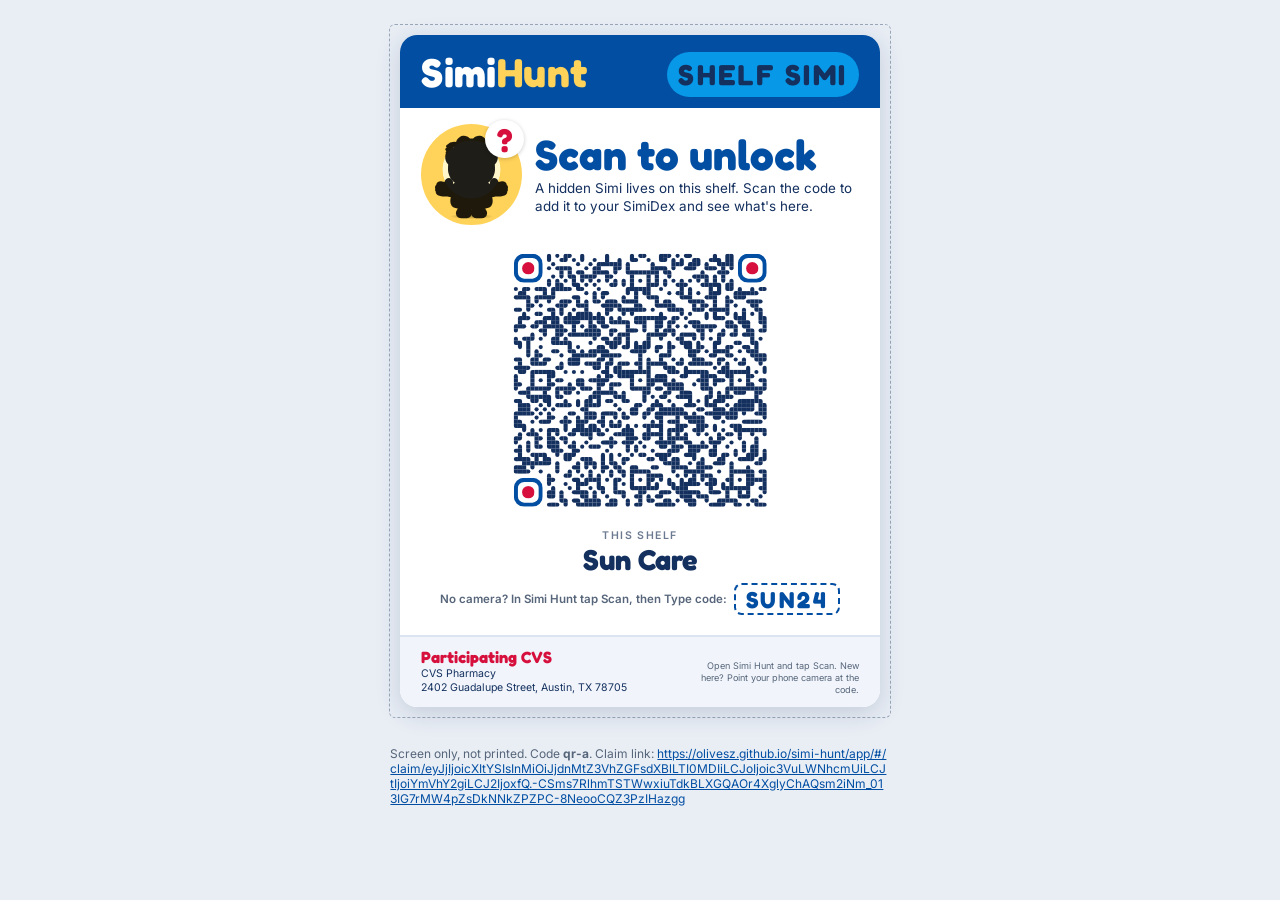
<file: print/qr-a.html>
<!doctype html>
<html lang="en">
<head>
<meta charset="utf-8">
<meta name="viewport" content="width=device-width, initial-scale=1">
<title>Simi Hunt shelf sign qr-a</title>
<!-- Generated by tools/sign/sign.py from tools/sign/sign-template.html. Edit the template, then re-run sign.py. -->
<link rel="preconnect" href="https://fonts.googleapis.com">
<link href="https://fonts.googleapis.com/css2?family=Fredoka:wght@500;700&family=Inter:wght@400;600&display=swap" rel="stylesheet">
<style>
  :root { --blue:#024EA2; --sky:#0798E8; --red:#D60F3C; --ink:#14305f; --paper:#ffffff; }
  * { box-sizing: border-box; }
  @page { size: letter; margin: 0.5in; }
  html, body { margin: 0; background: #e9eef5; color: var(--ink); font-family: Inter, system-ui, sans-serif; }
  .sheet { display: flex; flex-direction: column; align-items: center; padding: 24px 16px; gap: 16px; }
  .cut { padding: 10px; border: 1.5px dashed #9aa7b8; border-radius: 6px; }
  .sign { width: 5in; height: 7in; background: var(--paper); border-radius: 0.18in; overflow: hidden;
          display: flex; flex-direction: column; box-shadow: 0 6px 24px rgba(20,48,95,.18); }
  .band { background: var(--blue); color: #fff; padding: 0.16in 0.22in 0.12in; display: flex; align-items: center; justify-content: space-between; }
  .brand { font-family: Fredoka, system-ui, sans-serif; font-weight: 700; font-size: 0.42in; letter-spacing: .01em; line-height: 1; }
  .brand span { color: #ffd35a; }
  .tier { font-family: Fredoka, sans-serif; font-weight: 700; font-size: 0.14in; text-transform: uppercase; letter-spacing: .08em;
          padding: 0.05in 0.12in; border-radius: 99px; background: var(--sky); color: #fff; white-space: nowrap; }
  .tier.store { background: var(--red); }
  .hero { display: flex; align-items: center; gap: 0.14in; padding: 0.16in 0.22in 0.04in; }
  .sil { position: relative; width: 1.05in; height: 1.05in; flex: none; border-radius: 50%;
         background: radial-gradient(circle at 50% 45%, #fff6c9 0 38%, #ffd35a 39% 100%); display: grid; place-items: center; }
  .sil img { width: 0.95in; height: 0.95in; filter: brightness(0); opacity: .88; }
  .sil b { position: absolute; right: -0.02in; top: -0.04in; font-family: Fredoka, sans-serif; font-size: 0.34in; color: var(--red);
           background: #fff; width: 0.4in; height: 0.4in; border-radius: 50%; display: grid; place-items: center; box-shadow: 0 1px 4px rgba(0,0,0,.2); }
  h1 { margin: 0; font-family: Fredoka, sans-serif; font-weight: 700; font-size: 0.44in; line-height: 1.02; color: var(--blue); }
  .sub { margin: 0.04in 0 0; font-size: 0.14in; line-height: 1.3; }
  .qr { margin: 0.06in auto 0; width: 3.05in; height: 3.05in; }
  .qr svg { width: 100%; height: 100%; display: block; }
  .shelf { text-align: center; font-family: Fredoka, sans-serif; font-weight: 700; font-size: 0.3in; color: var(--ink); margin-top: 0.02in; }
  .shelf small { display: block; font-family: Inter, sans-serif; font-weight: 600; font-size: 0.11in; letter-spacing: .14em; text-transform: uppercase; color: #6b7a90; }
  .code { margin: 0.06in auto 0; text-align: center; font-size: 0.12in; font-weight: 600; color: #56657a; }
  .code b { display: inline-block; margin-left: 0.04in; padding: 0.01in 0.1in; border: 2px dashed var(--blue); border-radius: 0.08in;
            font-family: Fredoka, sans-serif; font-weight: 700; font-size: 0.24in; letter-spacing: .12em; color: var(--blue); vertical-align: middle; }
  .foot { margin-top: auto; background: #f1f5fb; border-top: 2px solid #dbe4f0; padding: 0.1in 0.22in 0.12in; display: flex; justify-content: space-between; align-items: end; gap: 0.1in; }
  .foot .p { font-family: Fredoka, sans-serif; font-weight: 700; font-size: 0.17in; color: var(--red); }
  .foot .s { font-size: 0.11in; line-height: 1.35; }
  .foot .how { font-size: 0.095in; text-align: right; color: #56657a; max-width: 1.7in; line-height: 1.3; }
  .note { max-width: 5.2in; font-size: 12px; color: #56657a; word-break: break-all; }
  .note a { color: var(--blue); }
  @media print {
    html, body { background: #fff; }
    .sheet { padding: 0; }
    .sign { box-shadow: none; }
    .note { display: none; }
  }
</style>
</head>
<body>
<div class="sheet">
  <div class="cut">
    <div class="sign">
      <div class="band">
        <div class="brand">Simi<span>Hunt</span></div>
        <div class="tier shelf">Shelf Simi</div>
      </div>
      <div class="hero">
        <div class="sil"><img src="../art/base/simi-base.svg" alt=""><b>?</b></div>
        <div>
          <h1>Scan to unlock</h1>
          <p class="sub">A hidden Simi lives on this shelf. Scan the code to add it to your SimiDex and see what's here.</p>
        </div>
      </div>
      <div class="qr"><?xml version="1.0" standalone="no"?>
<svg xmlns="http://www.w3.org/2000/svg" width="1200" height="1200" xmlns:xlink="http://www.w3.org/1999/xlink" viewBox="0 0 1200 1200"><defs><clipPath id="clip-path-background-color-0"><rect x="0" y="0" width="1200" height="1200"/></clipPath><clipPath id="clip-path-dot-color-0"><path d="M 217 81v 17h 8.5a 8.5 8.5, 0, 0, 0, 0 -17" transform="rotate(-90,225.5,89.5)"/><circle cx="259.5" cy="89.5" r="8.5" transform="rotate(0,259.5,89.5)"/><path d="M 285 81v 17h 17v -8.5a 8.5 8.5, 0, 0, 0, -8.5 -8.5" transform="rotate(-90,293.5,89.5)"/><path d="M 302 81v 17h 8.5a 8.5 8.5, 0, 0, 0, 0 -17" transform="rotate(0,310.5,89.5)"/><path d="M 353 81v 17h 8.5a 8.5 8.5, 0, 0, 0, 0 -17" transform="rotate(-90,361.5,89.5)"/><path d="M 455 81v 17h 8.5a 8.5 8.5, 0, 0, 0, 0 -17" transform="rotate(-90,463.5,89.5)"/><path d="M 557 81v 17h 8.5a 8.5 8.5, 0, 0, 0, 0 -17" transform="rotate(-90,565.5,89.5)"/><path d="M 591 81v 17h 8.5a 8.5 8.5, 0, 0, 0, 0 -17" transform="rotate(180,599.5,89.5)"/><path d="M 608 81v 17h 8.5a 8.5 8.5, 0, 0, 0, 0 -17" transform="rotate(0,616.5,89.5)"/><path d="M 676 81v 17h 17v -8.5a 8.5 8.5, 0, 0, 0, -8.5 -8.5" transform="rotate(-90,684.5,89.5)"/><rect x="693" y="81" width="17" height="17" transform="rotate(0,701.5,89.5)"/><path d="M 710 81v 17h 8.5a 8.5 8.5, 0, 0, 0, 0 -17" transform="rotate(0,718.5,89.5)"/><circle cx="752.5" cy="89.5" r="8.5" transform="rotate(0,752.5,89.5)"/><path d="M 778 81v 17h 8.5a 8.5 8.5, 0, 0, 0, 0 -17" transform="rotate(180,786.5,89.5)"/><path d="M 795 81v 17h 8.5a 8.5 8.5, 0, 0, 0, 0 -17" transform="rotate(0,803.5,89.5)"/><path d="M 897 81v 17h 8.5a 8.5 8.5, 0, 0, 0, 0 -17" transform="rotate(-90,905.5,89.5)"/><path d="M 948 81v 17h 17v -8.5a 8.5 8.5, 0, 0, 0, -8.5 -8.5" transform="rotate(-90,956.5,89.5)"/><path d="M 965 81v 17h 17v -8.5a 8.5 8.5, 0, 0, 0, -8.5 -8.5" transform="rotate(0,973.5,89.5)"/><path d="M 217 98v 17h 8.5a 8.5 8.5, 0, 0, 0, 0 -17" transform="rotate(90,225.5,106.5)"/><path d="M 268 98v 17h 8.5a 8.5 8.5, 0, 0, 0, 0 -17" transform="rotate(180,276.5,106.5)"/><path d="M 285 98v 17h 17v -8.5a 8.5 8.5, 0, 0, 0, -8.5 -8.5" transform="rotate(90,293.5,106.5)"/><circle cx="327.5" cy="106.5" r="8.5" transform="rotate(0,327.5,106.5)"/><path d="M 353 98v 17h 8.5a 8.5 8.5, 0, 0, 0, 0 -17" transform="rotate(90,361.5,106.5)"/><circle cx="412.5" cy="106.5" r="8.5" transform="rotate(0,412.5,106.5)"/><rect x="455" y="98" width="17" height="17" transform="rotate(0,463.5,106.5)"/><path d="M 506 98v 17h 8.5a 8.5 8.5, 0, 0, 0, 0 -17" transform="rotate(-90,514.5,106.5)"/><path d="M 557 98v 17h 17v -8.5a 8.5 8.5, 0, 0, 0, -8.5 -8.5" transform="rotate(180,565.5,106.5)"/><path d="M 574 98v 17h 8.5a 8.5 8.5, 0, 0, 0, 0 -17" transform="rotate(0,582.5,106.5)"/><circle cx="633.5" cy="106.5" r="8.5" transform="rotate(0,633.5,106.5)"/><path d="M 676 98v 17h 17v -8.5a 8.5 8.5, 0, 0, 0, -8.5 -8.5" transform="rotate(180,684.5,106.5)"/><path d="M 693 98v 17h 17v -8.5a 8.5 8.5, 0, 0, 0, -8.5 -8.5" transform="rotate(90,701.5,106.5)"/><path d="M 727 98v 17h 8.5a 8.5 8.5, 0, 0, 0, 0 -17" transform="rotate(-90,735.5,106.5)"/><path d="M 761 98v 17h 8.5a 8.5 8.5, 0, 0, 0, 0 -17" transform="rotate(-90,769.5,106.5)"/><path d="M 812 98v 17h 17v -8.5a 8.5 8.5, 0, 0, 0, -8.5 -8.5" transform="rotate(-90,820.5,106.5)"/><path d="M 829 98v 17h 17v -8.5a 8.5 8.5, 0, 0, 0, -8.5 -8.5" transform="rotate(0,837.5,106.5)"/><path d="M 880 98v 17h 8.5a 8.5 8.5, 0, 0, 0, 0 -17" transform="rotate(180,888.5,106.5)"/><rect x="897" y="98" width="17" height="17" transform="rotate(0,905.5,106.5)"/><path d="M 914 98v 17h 17v -8.5a 8.5 8.5, 0, 0, 0, -8.5 -8.5" transform="rotate(0,922.5,106.5)"/><rect x="948" y="98" width="17" height="17" transform="rotate(0,956.5,106.5)"/><rect x="965" y="98" width="17" height="17" transform="rotate(0,973.5,106.5)"/><circle cx="242.5" cy="123.5" r="8.5" transform="rotate(0,242.5,123.5)"/><circle cx="344.5" cy="123.5" r="8.5" transform="rotate(0,344.5,123.5)"/><circle cx="395.5" cy="123.5" r="8.5" transform="rotate(0,395.5,123.5)"/><path d="M 421 115v 17h 17v -8.5a 8.5 8.5, 0, 0, 0, -8.5 -8.5" transform="rotate(-90,429.5,123.5)"/><rect x="438" y="115" width="17" height="17" transform="rotate(0,446.5,123.5)"/><rect x="455" y="115" width="17" height="17" transform="rotate(0,463.5,123.5)"/><rect x="472" y="115" width="17" height="17" transform="rotate(0,480.5,123.5)"/><rect x="489" y="115" width="17" height="17" transform="rotate(0,497.5,123.5)"/><rect x="506" y="115" width="17" height="17" transform="rotate(0,514.5,123.5)"/><path d="M 540 115v 17h 8.5a 8.5 8.5, 0, 0, 0, 0 -17" transform="rotate(-90,548.5,123.5)"/><path d="M 642 115v 17h 8.5a 8.5 8.5, 0, 0, 0, 0 -17" transform="rotate(-90,650.5,123.5)"/><rect x="727" y="115" width="17" height="17" transform="rotate(0,735.5,123.5)"/><rect x="744" y="115" width="17" height="17" transform="rotate(0,752.5,123.5)"/><path d="M 761 115v 17h 17v -8.5a 8.5 8.5, 0, 0, 0, -8.5 -8.5" transform="rotate(90,769.5,123.5)"/><path d="M 795 115v 17h 17v -8.5a 8.5 8.5, 0, 0, 0, -8.5 -8.5" transform="rotate(-90,803.5,123.5)"/><rect x="812" y="115" width="17" height="17" transform="rotate(0,820.5,123.5)"/><path d="M 829 115v 17h 17v -8.5a 8.5 8.5, 0, 0, 0, -8.5 -8.5" transform="rotate(90,837.5,123.5)"/><path d="M 863 115v 17h 8.5a 8.5 8.5, 0, 0, 0, 0 -17" transform="rotate(-90,871.5,123.5)"/><path d="M 914 115v 17h 17v -8.5a 8.5 8.5, 0, 0, 0, -8.5 -8.5" transform="rotate(180,922.5,123.5)"/><rect x="931" y="115" width="17" height="17" transform="rotate(0,939.5,123.5)"/><rect x="948" y="115" width="17" height="17" transform="rotate(0,956.5,123.5)"/><rect x="965" y="115" width="17" height="17" transform="rotate(0,973.5,123.5)"/><circle cx="225.5" cy="140.5" r="8.5" transform="rotate(0,225.5,140.5)"/><path d="M 251 132v 17h 8.5a 8.5 8.5, 0, 0, 0, 0 -17" transform="rotate(180,259.5,140.5)"/><rect x="268" y="132" width="17" height="17" transform="rotate(0,276.5,140.5)"/><rect x="285" y="132" width="17" height="17" transform="rotate(0,293.5,140.5)"/><path d="M 302 132v 17h 17v -8.5a 8.5 8.5, 0, 0, 0, -8.5 -8.5" transform="rotate(0,310.5,140.5)"/><circle cx="378.5" cy="140.5" r="8.5" transform="rotate(0,378.5,140.5)"/><path d="M 404 132v 17h 17v -8.5a 8.5 8.5, 0, 0, 0, -8.5 -8.5" transform="rotate(-90,412.5,140.5)"/><rect x="421" y="132" width="17" height="17" transform="rotate(0,429.5,140.5)"/><rect x="489" y="132" width="17" height="17" transform="rotate(0,497.5,140.5)"/><path d="M 506 132v 17h 17v -8.5a 8.5 8.5, 0, 0, 0, -8.5 -8.5" transform="rotate(90,514.5,140.5)"/><rect x="540" y="132" width="17" height="17" transform="rotate(0,548.5,140.5)"/><rect x="642" y="132" width="17" height="17" transform="rotate(0,650.5,140.5)"/><rect x="659" y="132" width="17" height="17" transform="rotate(0,667.5,140.5)"/><rect x="676" y="132" width="17" height="17" transform="rotate(0,684.5,140.5)"/><path d="M 693 132v 17h 17v -8.5a 8.5 8.5, 0, 0, 0, -8.5 -8.5" transform="rotate(0,701.5,140.5)"/><path d="M 727 132v 17h 8.5a 8.5 8.5, 0, 0, 0, 0 -17" transform="rotate(90,735.5,140.5)"/><path d="M 778 132v 17h 8.5a 8.5 8.5, 0, 0, 0, 0 -17" transform="rotate(180,786.5,140.5)"/><rect x="795" y="132" width="17" height="17" transform="rotate(0,803.5,140.5)"/><path d="M 812 132v 17h 17v -8.5a 8.5 8.5, 0, 0, 0, -8.5 -8.5" transform="rotate(90,820.5,140.5)"/><path d="M 863 132v 17h 17v -8.5a 8.5 8.5, 0, 0, 0, -8.5 -8.5" transform="rotate(180,871.5,140.5)"/><rect x="880" y="132" width="17" height="17" transform="rotate(0,888.5,140.5)"/><path d="M 897 132v 17h 8.5a 8.5 8.5, 0, 0, 0, 0 -17" transform="rotate(0,905.5,140.5)"/><rect x="931" y="132" width="17" height="17" transform="rotate(0,939.5,140.5)"/><path d="M 965 132v 17h 8.5a 8.5 8.5, 0, 0, 0, 0 -17" transform="rotate(90,973.5,140.5)"/><rect x="268" y="149" width="17" height="17" transform="rotate(0,276.5,157.5)"/><rect x="302" y="149" width="17" height="17" transform="rotate(0,310.5,157.5)"/><path d="M 336 149v 17h 8.5a 8.5 8.5, 0, 0, 0, 0 -17" transform="rotate(180,344.5,157.5)"/><path d="M 353 149v 17h 17v -8.5a 8.5 8.5, 0, 0, 0, -8.5 -8.5" transform="rotate(0,361.5,157.5)"/><rect x="404" y="149" width="17" height="17" transform="rotate(0,412.5,157.5)"/><rect x="421" y="149" width="17" height="17" transform="rotate(0,429.5,157.5)"/><rect x="438" y="149" width="17" height="17" transform="rotate(0,446.5,157.5)"/><path d="M 455 149v 17h 17v -8.5a 8.5 8.5, 0, 0, 0, -8.5 -8.5" transform="rotate(0,463.5,157.5)"/><path d="M 489 149v 17h 8.5a 8.5 8.5, 0, 0, 0, 0 -17" transform="rotate(90,497.5,157.5)"/><path d="M 540 149v 17h 17v -8.5a 8.5 8.5, 0, 0, 0, -8.5 -8.5" transform="rotate(180,548.5,157.5)"/><rect x="557" y="149" width="17" height="17" transform="rotate(0,565.5,157.5)"/><rect x="574" y="149" width="17" height="17" transform="rotate(0,582.5,157.5)"/><rect x="591" y="149" width="17" height="17" transform="rotate(0,599.5,157.5)"/><rect x="608" y="149" width="17" height="17" transform="rotate(0,616.5,157.5)"/><rect x="625" y="149" width="17" height="17" transform="rotate(0,633.5,157.5)"/><rect x="642" y="149" width="17" height="17" transform="rotate(0,650.5,157.5)"/><rect x="659" y="149" width="17" height="17" transform="rotate(0,667.5,157.5)"/><path d="M 693 149v 17h 17v -8.5a 8.5 8.5, 0, 0, 0, -8.5 -8.5" transform="rotate(180,701.5,157.5)"/><path d="M 710 149v 17h 17v -8.5a 8.5 8.5, 0, 0, 0, -8.5 -8.5" transform="rotate(0,718.5,157.5)"/><path d="M 846 149v 17h 8.5a 8.5 8.5, 0, 0, 0, 0 -17" transform="rotate(-90,854.5,157.5)"/><path d="M 914 149v 17h 8.5a 8.5 8.5, 0, 0, 0, 0 -17" transform="rotate(180,922.5,157.5)"/><rect x="931" y="149" width="17" height="17" transform="rotate(0,939.5,157.5)"/><path d="M 948 149v 17h 8.5a 8.5 8.5, 0, 0, 0, 0 -17" transform="rotate(0,956.5,157.5)"/><circle cx="242.5" cy="174.5" r="8.5" transform="rotate(0,242.5,174.5)"/><path d="M 268 166v 17h 8.5a 8.5 8.5, 0, 0, 0, 0 -17" transform="rotate(90,276.5,174.5)"/><path d="M 302 166v 17h 17v -8.5a 8.5 8.5, 0, 0, 0, -8.5 -8.5" transform="rotate(180,310.5,174.5)"/><path d="M 319 166v 17h 17v -8.5a 8.5 8.5, 0, 0, 0, -8.5 -8.5" transform="rotate(0,327.5,174.5)"/><rect x="353" y="166" width="17" height="17" transform="rotate(0,361.5,174.5)"/><rect x="370" y="166" width="17" height="17" transform="rotate(0,378.5,174.5)"/><rect x="387" y="166" width="17" height="17" transform="rotate(0,395.5,174.5)"/><path d="M 404 166v 17h 17v -8.5a 8.5 8.5, 0, 0, 0, -8.5 -8.5" transform="rotate(90,412.5,174.5)"/><rect x="455" y="166" width="17" height="17" transform="rotate(0,463.5,174.5)"/><path d="M 472 166v 17h 8.5a 8.5 8.5, 0, 0, 0, 0 -17" transform="rotate(0,480.5,174.5)"/><rect x="557" y="166" width="17" height="17" transform="rotate(0,565.5,174.5)"/><rect x="625" y="166" width="17" height="17" transform="rotate(0,633.5,174.5)"/><rect x="659" y="166" width="17" height="17" transform="rotate(0,667.5,174.5)"/><path d="M 710 166v 17h 8.5a 8.5 8.5, 0, 0, 0, 0 -17" transform="rotate(90,718.5,174.5)"/><path d="M 812 166v 17h 8.5a 8.5 8.5, 0, 0, 0, 0 -17" transform="rotate(180,820.5,174.5)"/><rect x="829" y="166" width="17" height="17" transform="rotate(0,837.5,174.5)"/><rect x="846" y="166" width="17" height="17" transform="rotate(0,854.5,174.5)"/><path d="M 863 166v 17h 17v -8.5a 8.5 8.5, 0, 0, 0, -8.5 -8.5" transform="rotate(0,871.5,174.5)"/><path d="M 897 166v 17h 8.5a 8.5 8.5, 0, 0, 0, 0 -17" transform="rotate(-90,905.5,174.5)"/><rect x="931" y="166" width="17" height="17" transform="rotate(0,939.5,174.5)"/><path d="M 217 183v 17h 8.5a 8.5 8.5, 0, 0, 0, 0 -17" transform="rotate(-90,225.5,191.5)"/><path d="M 251 183v 17h 8.5a 8.5 8.5, 0, 0, 0, 0 -17" transform="rotate(-90,259.5,191.5)"/><circle cx="293.5" cy="191.5" r="8.5" transform="rotate(0,293.5,191.5)"/><rect x="319" y="183" width="17" height="17" transform="rotate(0,327.5,191.5)"/><path d="M 353 183v 17h 8.5a 8.5 8.5, 0, 0, 0, 0 -17" transform="rotate(90,361.5,191.5)"/><path d="M 387 183v 17h 8.5a 8.5 8.5, 0, 0, 0, 0 -17" transform="rotate(90,395.5,191.5)"/><circle cx="429.5" cy="191.5" r="8.5" transform="rotate(0,429.5,191.5)"/><path d="M 455 183v 17h 8.5a 8.5 8.5, 0, 0, 0, 0 -17" transform="rotate(90,463.5,191.5)"/><path d="M 489 183v 17h 8.5a 8.5 8.5, 0, 0, 0, 0 -17" transform="rotate(-90,497.5,191.5)"/><path d="M 523 183v 17h 8.5a 8.5 8.5, 0, 0, 0, 0 -17" transform="rotate(-90,531.5,191.5)"/><rect x="557" y="183" width="17" height="17" transform="rotate(0,565.5,191.5)"/><circle cx="599.5" cy="191.5" r="8.5" transform="rotate(0,599.5,191.5)"/><rect x="625" y="183" width="17" height="17" transform="rotate(0,633.5,191.5)"/><rect x="659" y="183" width="17" height="17" transform="rotate(0,667.5,191.5)"/><path d="M 693 183v 17h 8.5a 8.5 8.5, 0, 0, 0, 0 -17" transform="rotate(-90,701.5,191.5)"/><circle cx="735.5" cy="191.5" r="8.5" transform="rotate(0,735.5,191.5)"/><path d="M 761 183v 17h 8.5a 8.5 8.5, 0, 0, 0, 0 -17" transform="rotate(-90,769.5,191.5)"/><circle cx="803.5" cy="191.5" r="8.5" transform="rotate(0,803.5,191.5)"/><path d="M 829 183v 17h 8.5a 8.5 8.5, 0, 0, 0, 0 -17" transform="rotate(90,837.5,191.5)"/><rect x="863" y="183" width="17" height="17" transform="rotate(0,871.5,191.5)"/><rect x="897" y="183" width="17" height="17" transform="rotate(0,905.5,191.5)"/><path d="M 931 183v 17h 8.5a 8.5 8.5, 0, 0, 0, 0 -17" transform="rotate(90,939.5,191.5)"/><path d="M 965 183v 17h 8.5a 8.5 8.5, 0, 0, 0, 0 -17" transform="rotate(-90,973.5,191.5)"/><path d="M 217 200v 17h 8.5a 8.5 8.5, 0, 0, 0, 0 -17" transform="rotate(90,225.5,208.5)"/><rect x="251" y="200" width="17" height="17" transform="rotate(0,259.5,208.5)"/><path d="M 268 200v 17h 17v -8.5a 8.5 8.5, 0, 0, 0, -8.5 -8.5" transform="rotate(0,276.5,208.5)"/><path d="M 319 200v 17h 17v -8.5a 8.5 8.5, 0, 0, 0, -8.5 -8.5" transform="rotate(180,327.5,208.5)"/><path d="M 336 200v 17h 17v -8.5a 8.5 8.5, 0, 0, 0, -8.5 -8.5" transform="rotate(0,344.5,208.5)"/><circle cx="378.5" cy="208.5" r="8.5" transform="rotate(0,378.5,208.5)"/><circle cx="412.5" cy="208.5" r="8.5" transform="rotate(0,412.5,208.5)"/><path d="M 472 200v 17h 8.5a 8.5 8.5, 0, 0, 0, 0 -17" transform="rotate(180,480.5,208.5)"/><path d="M 489 200v 17h 17v -8.5a 8.5 8.5, 0, 0, 0, -8.5 -8.5" transform="rotate(90,497.5,208.5)"/><path d="M 523 200v 17h 8.5a 8.5 8.5, 0, 0, 0, 0 -17" transform="rotate(90,531.5,208.5)"/><rect x="557" y="200" width="17" height="17" transform="rotate(0,565.5,208.5)"/><rect x="625" y="200" width="17" height="17" transform="rotate(0,633.5,208.5)"/><rect x="642" y="200" width="17" height="17" transform="rotate(0,650.5,208.5)"/><path d="M 659 200v 17h 17v -8.5a 8.5 8.5, 0, 0, 0, -8.5 -8.5" transform="rotate(90,667.5,208.5)"/><path d="M 693 200v 17h 8.5a 8.5 8.5, 0, 0, 0, 0 -17" transform="rotate(90,701.5,208.5)"/><path d="M 744 200v 17h 8.5a 8.5 8.5, 0, 0, 0, 0 -17" transform="rotate(180,752.5,208.5)"/><rect x="761" y="200" width="17" height="17" transform="rotate(0,769.5,208.5)"/><path d="M 778 200v 17h 8.5a 8.5 8.5, 0, 0, 0, 0 -17" transform="rotate(0,786.5,208.5)"/><path d="M 846 200v 17h 8.5a 8.5 8.5, 0, 0, 0, 0 -17" transform="rotate(180,854.5,208.5)"/><rect x="863" y="200" width="17" height="17" transform="rotate(0,871.5,208.5)"/><rect x="880" y="200" width="17" height="17" transform="rotate(0,888.5,208.5)"/><rect x="897" y="200" width="17" height="17" transform="rotate(0,905.5,208.5)"/><path d="M 914 200v 17h 17v -8.5a 8.5 8.5, 0, 0, 0, -8.5 -8.5" transform="rotate(0,922.5,208.5)"/><path d="M 948 200v 17h 17v -8.5a 8.5 8.5, 0, 0, 0, -8.5 -8.5" transform="rotate(-90,956.5,208.5)"/><rect x="965" y="200" width="17" height="17" transform="rotate(0,973.5,208.5)"/><circle cx="89.5" cy="225.5" r="8.5" transform="rotate(0,89.5,225.5)"/><path d="M 115 217v 17h 17v -8.5a 8.5 8.5, 0, 0, 0, -8.5 -8.5" transform="rotate(-90,123.5,225.5)"/><path d="M 132 217v 17h 8.5a 8.5 8.5, 0, 0, 0, 0 -17" transform="rotate(0,140.5,225.5)"/><path d="M 166 217v 17h 8.5a 8.5 8.5, 0, 0, 0, 0 -17" transform="rotate(180,174.5,225.5)"/><rect x="183" y="217" width="17" height="17" transform="rotate(0,191.5,225.5)"/><path d="M 200 217v 17h 17v -8.5a 8.5 8.5, 0, 0, 0, -8.5 -8.5" transform="rotate(0,208.5,225.5)"/><path d="M 234 217v 17h 17v -8.5a 8.5 8.5, 0, 0, 0, -8.5 -8.5" transform="rotate(-90,242.5,225.5)"/><rect x="251" y="217" width="17" height="17" transform="rotate(0,259.5,225.5)"/><rect x="268" y="217" width="17" height="17" transform="rotate(0,276.5,225.5)"/><rect x="285" y="217" width="17" height="17" transform="rotate(0,293.5,225.5)"/><path d="M 302 217v 17h 8.5a 8.5 8.5, 0, 0, 0, 0 -17" transform="rotate(0,310.5,225.5)"/><path d="M 336 217v 17h 17v -8.5a 8.5 8.5, 0, 0, 0, -8.5 -8.5" transform="rotate(180,344.5,225.5)"/><path d="M 353 217v 17h 8.5a 8.5 8.5, 0, 0, 0, 0 -17" transform="rotate(0,361.5,225.5)"/><circle cx="429.5" cy="225.5" r="8.5" transform="rotate(0,429.5,225.5)"/><path d="M 540 217v 17h 17v -8.5a 8.5 8.5, 0, 0, 0, -8.5 -8.5" transform="rotate(-90,548.5,225.5)"/><rect x="557" y="217" width="17" height="17" transform="rotate(0,565.5,225.5)"/><rect x="574" y="217" width="17" height="17" transform="rotate(0,582.5,225.5)"/><rect x="591" y="217" width="17" height="17" transform="rotate(0,599.5,225.5)"/><rect x="608" y="217" width="17" height="17" transform="rotate(0,616.5,225.5)"/><rect x="625" y="217" width="17" height="17" transform="rotate(0,633.5,225.5)"/><circle cx="684.5" cy="225.5" r="8.5" transform="rotate(0,684.5,225.5)"/><rect x="761" y="217" width="17" height="17" transform="rotate(0,769.5,225.5)"/><path d="M 795 217v 17h 8.5a 8.5 8.5, 0, 0, 0, 0 -17" transform="rotate(-90,803.5,225.5)"/><rect x="880" y="217" width="17" height="17" transform="rotate(0,888.5,225.5)"/><rect x="914" y="217" width="17" height="17" transform="rotate(0,922.5,225.5)"/><path d="M 948 217v 17h 17v -8.5a 8.5 8.5, 0, 0, 0, -8.5 -8.5" transform="rotate(180,956.5,225.5)"/><path d="M 965 217v 17h 17v -8.5a 8.5 8.5, 0, 0, 0, -8.5 -8.5" transform="rotate(90,973.5,225.5)"/><path d="M 999 217v 17h 8.5a 8.5 8.5, 0, 0, 0, 0 -17" transform="rotate(-90,1007.5,225.5)"/><path d="M 1050 217v 17h 8.5a 8.5 8.5, 0, 0, 0, 0 -17" transform="rotate(-90,1058.5,225.5)"/><path d="M 1084 217v 17h 8.5a 8.5 8.5, 0, 0, 0, 0 -17" transform="rotate(180,1092.5,225.5)"/><path d="M 1101 217v 17h 8.5a 8.5 8.5, 0, 0, 0, 0 -17" transform="rotate(0,1109.5,225.5)"/><path d="M 98 234v 17h 17v -8.5a 8.5 8.5, 0, 0, 0, -8.5 -8.5" transform="rotate(-90,106.5,242.5)"/><rect x="115" y="234" width="17" height="17" transform="rotate(0,123.5,242.5)"/><rect x="200" y="234" width="17" height="17" transform="rotate(0,208.5,242.5)"/><rect x="234" y="234" width="17" height="17" transform="rotate(0,242.5,242.5)"/><circle cx="378.5" cy="242.5" r="8.5" transform="rotate(0,378.5,242.5)"/><path d="M 404 234v 17h 8.5a 8.5 8.5, 0, 0, 0, 0 -17" transform="rotate(-90,412.5,242.5)"/><path d="M 438 234v 17h 17v -8.5a 8.5 8.5, 0, 0, 0, -8.5 -8.5" transform="rotate(-90,446.5,242.5)"/><path d="M 455 234v 17h 8.5a 8.5 8.5, 0, 0, 0, 0 -17" transform="rotate(0,463.5,242.5)"/><path d="M 540 234v 17h 8.5a 8.5 8.5, 0, 0, 0, 0 -17" transform="rotate(90,548.5,242.5)"/><rect x="574" y="234" width="17" height="17" transform="rotate(0,582.5,242.5)"/><path d="M 608 234v 17h 17v -8.5a 8.5 8.5, 0, 0, 0, -8.5 -8.5" transform="rotate(180,616.5,242.5)"/><rect x="625" y="234" width="17" height="17" transform="rotate(0,633.5,242.5)"/><circle cx="718.5" cy="242.5" r="8.5" transform="rotate(0,718.5,242.5)"/><path d="M 744 234v 17h 8.5a 8.5 8.5, 0, 0, 0, 0 -17" transform="rotate(180,752.5,242.5)"/><rect x="761" y="234" width="17" height="17" transform="rotate(0,769.5,242.5)"/><rect x="795" y="234" width="17" height="17" transform="rotate(0,803.5,242.5)"/><circle cx="837.5" cy="242.5" r="8.5" transform="rotate(0,837.5,242.5)"/><rect x="880" y="234" width="17" height="17" transform="rotate(0,888.5,242.5)"/><rect x="897" y="234" width="17" height="17" transform="rotate(0,905.5,242.5)"/><path d="M 914 234v 17h 17v -8.5a 8.5 8.5, 0, 0, 0, -8.5 -8.5" transform="rotate(90,922.5,242.5)"/><path d="M 982 234v 17h 17v -8.5a 8.5 8.5, 0, 0, 0, -8.5 -8.5" transform="rotate(-90,990.5,242.5)"/><rect x="999" y="234" width="17" height="17" transform="rotate(0,1007.5,242.5)"/><rect x="1016" y="234" width="17" height="17" transform="rotate(0,1024.5,242.5)"/><rect x="1033" y="234" width="17" height="17" transform="rotate(0,1041.5,242.5)"/><rect x="1050" y="234" width="17" height="17" transform="rotate(0,1058.5,242.5)"/><path d="M 1067 234v 17h 8.5a 8.5 8.5, 0, 0, 0, 0 -17" transform="rotate(0,1075.5,242.5)"/><path d="M 81 251v 17h 8.5a 8.5 8.5, 0, 0, 0, 0 -17" transform="rotate(180,89.5,259.5)"/><rect x="98" y="251" width="17" height="17" transform="rotate(0,106.5,259.5)"/><rect x="115" y="251" width="17" height="17" transform="rotate(0,123.5,259.5)"/><path d="M 132 251v 17h 17v -8.5a 8.5 8.5, 0, 0, 0, -8.5 -8.5" transform="rotate(0,140.5,259.5)"/><path d="M 166 251v 17h 17v -8.5a 8.5 8.5, 0, 0, 0, -8.5 -8.5" transform="rotate(-90,174.5,259.5)"/><rect x="183" y="251" width="17" height="17" transform="rotate(0,191.5,259.5)"/><rect x="200" y="251" width="17" height="17" transform="rotate(0,208.5,259.5)"/><rect x="217" y="251" width="17" height="17" transform="rotate(0,225.5,259.5)"/><path d="M 234 251v 17h 17v -8.5a 8.5 8.5, 0, 0, 0, -8.5 -8.5" transform="rotate(90,242.5,259.5)"/><path d="M 319 251v 17h 8.5a 8.5 8.5, 0, 0, 0, 0 -17" transform="rotate(180,327.5,259.5)"/><path d="M 336 251v 17h 17v -8.5a 8.5 8.5, 0, 0, 0, -8.5 -8.5" transform="rotate(0,344.5,259.5)"/><rect x="404" y="251" width="17" height="17" transform="rotate(0,412.5,259.5)"/><path d="M 438 251v 17h 8.5a 8.5 8.5, 0, 0, 0, 0 -17" transform="rotate(90,446.5,259.5)"/><path d="M 523 251v 17h 8.5a 8.5 8.5, 0, 0, 0, 0 -17" transform="rotate(-90,531.5,259.5)"/><rect x="574" y="251" width="17" height="17" transform="rotate(0,582.5,259.5)"/><path d="M 625 251v 17h 17v -8.5a 8.5 8.5, 0, 0, 0, -8.5 -8.5" transform="rotate(180,633.5,259.5)"/><rect x="642" y="251" width="17" height="17" transform="rotate(0,650.5,259.5)"/><path d="M 659 251v 17h 17v -8.5a 8.5 8.5, 0, 0, 0, -8.5 -8.5" transform="rotate(0,667.5,259.5)"/><path d="M 761 251v 17h 17v -8.5a 8.5 8.5, 0, 0, 0, -8.5 -8.5" transform="rotate(180,769.5,259.5)"/><rect x="778" y="251" width="17" height="17" transform="rotate(0,786.5,259.5)"/><rect x="795" y="251" width="17" height="17" transform="rotate(0,803.5,259.5)"/><path d="M 863 251v 17h 8.5a 8.5 8.5, 0, 0, 0, 0 -17" transform="rotate(180,871.5,259.5)"/><rect x="880" y="251" width="17" height="17" transform="rotate(0,888.5,259.5)"/><rect x="897" y="251" width="17" height="17" transform="rotate(0,905.5,259.5)"/><path d="M 948 251v 17h 8.5a 8.5 8.5, 0, 0, 0, 0 -17" transform="rotate(-90,956.5,259.5)"/><path d="M 982 251v 17h 17v -8.5a 8.5 8.5, 0, 0, 0, -8.5 -8.5" transform="rotate(180,990.5,259.5)"/><rect x="999" y="251" width="17" height="17" transform="rotate(0,1007.5,259.5)"/><path d="M 1016 251v 17h 17v -8.5a 8.5 8.5, 0, 0, 0, -8.5 -8.5" transform="rotate(90,1024.5,259.5)"/><rect x="132" y="268" width="17" height="17" transform="rotate(0,140.5,276.5)"/><path d="M 166 268v 17h 8.5a 8.5 8.5, 0, 0, 0, 0 -17" transform="rotate(90,174.5,276.5)"/><path d="M 217 268v 17h 8.5a 8.5 8.5, 0, 0, 0, 0 -17" transform="rotate(90,225.5,276.5)"/><path d="M 268 268v 17h 17v -8.5a 8.5 8.5, 0, 0, 0, -8.5 -8.5" transform="rotate(-90,276.5,276.5)"/><rect x="285" y="268" width="17" height="17" transform="rotate(0,293.5,276.5)"/><path d="M 302 268v 17h 8.5a 8.5 8.5, 0, 0, 0, 0 -17" transform="rotate(0,310.5,276.5)"/><rect x="336" y="268" width="17" height="17" transform="rotate(0,344.5,276.5)"/><path d="M 370 268v 17h 8.5a 8.5 8.5, 0, 0, 0, 0 -17" transform="rotate(-90,378.5,276.5)"/><path d="M 404 268v 17h 17v -8.5a 8.5 8.5, 0, 0, 0, -8.5 -8.5" transform="rotate(180,412.5,276.5)"/><path d="M 421 268v 17h 8.5a 8.5 8.5, 0, 0, 0, 0 -17" transform="rotate(0,429.5,276.5)"/><path d="M 455 268v 17h 17v -8.5a 8.5 8.5, 0, 0, 0, -8.5 -8.5" transform="rotate(-90,463.5,276.5)"/><rect x="472" y="268" width="17" height="17" transform="rotate(0,480.5,276.5)"/><path d="M 489 268v 17h 17v -8.5a 8.5 8.5, 0, 0, 0, -8.5 -8.5" transform="rotate(0,497.5,276.5)"/><path d="M 523 268v 17h 17v -8.5a 8.5 8.5, 0, 0, 0, -8.5 -8.5" transform="rotate(180,531.5,276.5)"/><rect x="540" y="268" width="17" height="17" transform="rotate(0,548.5,276.5)"/><rect x="557" y="268" width="17" height="17" transform="rotate(0,565.5,276.5)"/><rect x="574" y="268" width="17" height="17" transform="rotate(0,582.5,276.5)"/><rect x="659" y="268" width="17" height="17" transform="rotate(0,667.5,276.5)"/><path d="M 693 268v 17h 17v -8.5a 8.5 8.5, 0, 0, 0, -8.5 -8.5" transform="rotate(-90,701.5,276.5)"/><path d="M 710 268v 17h 17v -8.5a 8.5 8.5, 0, 0, 0, -8.5 -8.5" transform="rotate(0,718.5,276.5)"/><path d="M 795 268v 17h 17v -8.5a 8.5 8.5, 0, 0, 0, -8.5 -8.5" transform="rotate(180,803.5,276.5)"/><rect x="812" y="268" width="17" height="17" transform="rotate(0,820.5,276.5)"/><rect x="829" y="268" width="17" height="17" transform="rotate(0,837.5,276.5)"/><path d="M 846 268v 17h 17v -8.5a 8.5 8.5, 0, 0, 0, -8.5 -8.5" transform="rotate(0,854.5,276.5)"/><rect x="897" y="268" width="17" height="17" transform="rotate(0,905.5,276.5)"/><rect x="948" y="268" width="17" height="17" transform="rotate(0,956.5,276.5)"/><path d="M 965 268v 17h 8.5a 8.5 8.5, 0, 0, 0, 0 -17" transform="rotate(0,973.5,276.5)"/><path d="M 1033 268v 17h 8.5a 8.5 8.5, 0, 0, 0, 0 -17" transform="rotate(180,1041.5,276.5)"/><rect x="1050" y="268" width="17" height="17" transform="rotate(0,1058.5,276.5)"/><rect x="1067" y="268" width="17" height="17" transform="rotate(0,1075.5,276.5)"/><path d="M 1084 268v 17h 8.5a 8.5 8.5, 0, 0, 0, 0 -17" transform="rotate(0,1092.5,276.5)"/><rect x="132" y="285" width="17" height="17" transform="rotate(0,140.5,293.5)"/><path d="M 149 285v 17h 8.5a 8.5 8.5, 0, 0, 0, 0 -17" transform="rotate(0,157.5,293.5)"/><circle cx="191.5" cy="293.5" r="8.5" transform="rotate(0,191.5,293.5)"/><path d="M 251 285v 17h 8.5a 8.5 8.5, 0, 0, 0, 0 -17" transform="rotate(180,259.5,293.5)"/><rect x="268" y="285" width="17" height="17" transform="rotate(0,276.5,293.5)"/><path d="M 285 285v 17h 17v -8.5a 8.5 8.5, 0, 0, 0, -8.5 -8.5" transform="rotate(90,293.5,293.5)"/><path d="M 336 285v 17h 17v -8.5a 8.5 8.5, 0, 0, 0, -8.5 -8.5" transform="rotate(180,344.5,293.5)"/><rect x="353" y="285" width="17" height="17" transform="rotate(0,361.5,293.5)"/><rect x="370" y="285" width="17" height="17" transform="rotate(0,378.5,293.5)"/><path d="M 438 285v 17h 8.5a 8.5 8.5, 0, 0, 0, 0 -17" transform="rotate(180,446.5,293.5)"/><rect x="455" y="285" width="17" height="17" transform="rotate(0,463.5,293.5)"/><rect x="472" y="285" width="17" height="17" transform="rotate(0,480.5,293.5)"/><rect x="489" y="285" width="17" height="17" transform="rotate(0,497.5,293.5)"/><path d="M 506 285v 17h 17v -8.5a 8.5 8.5, 0, 0, 0, -8.5 -8.5" transform="rotate(0,514.5,293.5)"/><rect x="574" y="285" width="17" height="17" transform="rotate(0,582.5,293.5)"/><path d="M 591 285v 17h 17v -8.5a 8.5 8.5, 0, 0, 0, -8.5 -8.5" transform="rotate(0,599.5,293.5)"/><path d="M 659 285v 17h 17v -8.5a 8.5 8.5, 0, 0, 0, -8.5 -8.5" transform="rotate(180,667.5,293.5)"/><rect x="676" y="285" width="17" height="17" transform="rotate(0,684.5,293.5)"/><rect x="693" y="285" width="17" height="17" transform="rotate(0,701.5,293.5)"/><rect x="710" y="285" width="17" height="17" transform="rotate(0,718.5,293.5)"/><path d="M 727 285v 17h 17v -8.5a 8.5 8.5, 0, 0, 0, -8.5 -8.5" transform="rotate(0,735.5,293.5)"/><rect x="812" y="285" width="17" height="17" transform="rotate(0,820.5,293.5)"/><rect x="846" y="285" width="17" height="17" transform="rotate(0,854.5,293.5)"/><path d="M 863 285v 17h 8.5a 8.5 8.5, 0, 0, 0, 0 -17" transform="rotate(0,871.5,293.5)"/><rect x="897" y="285" width="17" height="17" transform="rotate(0,905.5,293.5)"/><rect x="948" y="285" width="17" height="17" transform="rotate(0,956.5,293.5)"/><circle cx="990.5" cy="293.5" r="8.5" transform="rotate(0,990.5,293.5)"/><path d="M 1050 285v 17h 17v -8.5a 8.5 8.5, 0, 0, 0, -8.5 -8.5" transform="rotate(180,1058.5,293.5)"/><rect x="1067" y="285" width="17" height="17" transform="rotate(0,1075.5,293.5)"/><path d="M 81 302v 17h 8.5a 8.5 8.5, 0, 0, 0, 0 -17" transform="rotate(180,89.5,310.5)"/><path d="M 98 302v 17h 8.5a 8.5 8.5, 0, 0, 0, 0 -17" transform="rotate(0,106.5,310.5)"/><path d="M 132 302v 17h 8.5a 8.5 8.5, 0, 0, 0, 0 -17" transform="rotate(90,140.5,310.5)"/><path d="M 217 302v 17h 8.5a 8.5 8.5, 0, 0, 0, 0 -17" transform="rotate(180,225.5,310.5)"/><path d="M 234 302v 17h 17v -8.5a 8.5 8.5, 0, 0, 0, -8.5 -8.5" transform="rotate(0,242.5,310.5)"/><rect x="268" y="302" width="17" height="17" transform="rotate(0,276.5,310.5)"/><circle cx="327.5" cy="310.5" r="8.5" transform="rotate(0,327.5,310.5)"/><rect x="370" y="302" width="17" height="17" transform="rotate(0,378.5,310.5)"/><rect x="455" y="302" width="17" height="17" transform="rotate(0,463.5,310.5)"/><path d="M 472 302v 17h 17v -8.5a 8.5 8.5, 0, 0, 0, -8.5 -8.5" transform="rotate(90,480.5,310.5)"/><path d="M 506 302v 17h 17v -8.5a 8.5 8.5, 0, 0, 0, -8.5 -8.5" transform="rotate(180,514.5,310.5)"/><rect x="523" y="302" width="17" height="17" transform="rotate(0,531.5,310.5)"/><rect x="540" y="302" width="17" height="17" transform="rotate(0,548.5,310.5)"/><rect x="557" y="302" width="17" height="17" transform="rotate(0,565.5,310.5)"/><rect x="574" y="302" width="17" height="17" transform="rotate(0,582.5,310.5)"/><rect x="591" y="302" width="17" height="17" transform="rotate(0,599.5,310.5)"/><path d="M 608 302v 17h 8.5a 8.5 8.5, 0, 0, 0, 0 -17" transform="rotate(0,616.5,310.5)"/><circle cx="650.5" cy="310.5" r="8.5" transform="rotate(0,650.5,310.5)"/><path d="M 710 302v 17h 17v -8.5a 8.5 8.5, 0, 0, 0, -8.5 -8.5" transform="rotate(180,718.5,310.5)"/><rect x="727" y="302" width="17" height="17" transform="rotate(0,735.5,310.5)"/><rect x="744" y="302" width="17" height="17" transform="rotate(0,752.5,310.5)"/><path d="M 761 302v 17h 17v -8.5a 8.5 8.5, 0, 0, 0, -8.5 -8.5" transform="rotate(0,769.5,310.5)"/><path d="M 812 302v 17h 17v -8.5a 8.5 8.5, 0, 0, 0, -8.5 -8.5" transform="rotate(180,820.5,310.5)"/><rect x="829" y="302" width="17" height="17" transform="rotate(0,837.5,310.5)"/><path d="M 846 302v 17h 17v -8.5a 8.5 8.5, 0, 0, 0, -8.5 -8.5" transform="rotate(90,854.5,310.5)"/><path d="M 880 302v 17h 8.5a 8.5 8.5, 0, 0, 0, 0 -17" transform="rotate(180,888.5,310.5)"/><rect x="897" y="302" width="17" height="17" transform="rotate(0,905.5,310.5)"/><rect x="914" y="302" width="17" height="17" transform="rotate(0,922.5,310.5)"/><rect x="931" y="302" width="17" height="17" transform="rotate(0,939.5,310.5)"/><rect x="948" y="302" width="17" height="17" transform="rotate(0,956.5,310.5)"/><path d="M 1016 302v 17h 8.5a 8.5 8.5, 0, 0, 0, 0 -17" transform="rotate(-90,1024.5,310.5)"/><path d="M 1067 302v 17h 17v -8.5a 8.5 8.5, 0, 0, 0, -8.5 -8.5" transform="rotate(180,1075.5,310.5)"/><path d="M 1084 302v 17h 17v -8.5a 8.5 8.5, 0, 0, 0, -8.5 -8.5" transform="rotate(0,1092.5,310.5)"/><path d="M 115 319v 17h 8.5a 8.5 8.5, 0, 0, 0, 0 -17" transform="rotate(-90,123.5,327.5)"/><path d="M 166 319v 17h 8.5a 8.5 8.5, 0, 0, 0, 0 -17" transform="rotate(180,174.5,327.5)"/><path d="M 183 319v 17h 8.5a 8.5 8.5, 0, 0, 0, 0 -17" transform="rotate(0,191.5,327.5)"/><rect x="234" y="319" width="17" height="17" transform="rotate(0,242.5,327.5)"/><path d="M 268 319v 17h 8.5a 8.5 8.5, 0, 0, 0, 0 -17" transform="rotate(90,276.5,327.5)"/><path d="M 302 319v 17h 8.5a 8.5 8.5, 0, 0, 0, 0 -17" transform="rotate(-90,310.5,327.5)"/><path d="M 336 319v 17h 17v -8.5a 8.5 8.5, 0, 0, 0, -8.5 -8.5" transform="rotate(-90,344.5,327.5)"/><rect x="353" y="319" width="17" height="17" transform="rotate(0,361.5,327.5)"/><rect x="370" y="319" width="17" height="17" transform="rotate(0,378.5,327.5)"/><path d="M 387 319v 17h 17v -8.5a 8.5 8.5, 0, 0, 0, -8.5 -8.5" transform="rotate(0,395.5,327.5)"/><path d="M 421 319v 17h 8.5a 8.5 8.5, 0, 0, 0, 0 -17" transform="rotate(-90,429.5,327.5)"/><path d="M 455 319v 17h 8.5a 8.5 8.5, 0, 0, 0, 0 -17" transform="rotate(90,463.5,327.5)"/><path d="M 523 319v 17h 8.5a 8.5 8.5, 0, 0, 0, 0 -17" transform="rotate(90,531.5,327.5)"/><path d="M 557 319v 17h 8.5a 8.5 8.5, 0, 0, 0, 0 -17" transform="rotate(90,565.5,327.5)"/><path d="M 676 319v 17h 8.5a 8.5 8.5, 0, 0, 0, 0 -17" transform="rotate(-90,684.5,327.5)"/><path d="M 761 319v 17h 8.5a 8.5 8.5, 0, 0, 0, 0 -17" transform="rotate(90,769.5,327.5)"/><circle cx="803.5" cy="327.5" r="8.5" transform="rotate(0,803.5,327.5)"/><path d="M 863 319v 17h 8.5a 8.5 8.5, 0, 0, 0, 0 -17" transform="rotate(-90,871.5,327.5)"/><rect x="897" y="319" width="17" height="17" transform="rotate(0,905.5,327.5)"/><path d="M 948 319v 17h 8.5a 8.5 8.5, 0, 0, 0, 0 -17" transform="rotate(90,956.5,327.5)"/><path d="M 982 319v 17h 8.5a 8.5 8.5, 0, 0, 0, 0 -17" transform="rotate(-90,990.5,327.5)"/><rect x="1016" y="319" width="17" height="17" transform="rotate(0,1024.5,327.5)"/><circle cx="1058.5" cy="327.5" r="8.5" transform="rotate(0,1058.5,327.5)"/><rect x="1084" y="319" width="17" height="17" transform="rotate(0,1092.5,327.5)"/><path d="M 98 336v 17h 17v -8.5a 8.5 8.5, 0, 0, 0, -8.5 -8.5" transform="rotate(-90,106.5,344.5)"/><rect x="115" y="336" width="17" height="17" transform="rotate(0,123.5,344.5)"/><path d="M 132 336v 17h 8.5a 8.5 8.5, 0, 0, 0, 0 -17" transform="rotate(0,140.5,344.5)"/><path d="M 200 336v 17h 17v -8.5a 8.5 8.5, 0, 0, 0, -8.5 -8.5" transform="rotate(-90,208.5,344.5)"/><rect x="217" y="336" width="17" height="17" transform="rotate(0,225.5,344.5)"/><rect x="234" y="336" width="17" height="17" transform="rotate(0,242.5,344.5)"/><path d="M 251 336v 17h 17v -8.5a 8.5 8.5, 0, 0, 0, -8.5 -8.5" transform="rotate(0,259.5,344.5)"/><path d="M 285 336v 17h 17v -8.5a 8.5 8.5, 0, 0, 0, -8.5 -8.5" transform="rotate(-90,293.5,344.5)"/><rect x="302" y="336" width="17" height="17" transform="rotate(0,310.5,344.5)"/><rect x="319" y="336" width="17" height="17" transform="rotate(0,327.5,344.5)"/><rect x="336" y="336" width="17" height="17" transform="rotate(0,344.5,344.5)"/><rect x="353" y="336" width="17" height="17" transform="rotate(0,361.5,344.5)"/><rect x="370" y="336" width="17" height="17" transform="rotate(0,378.5,344.5)"/><rect x="387" y="336" width="17" height="17" transform="rotate(0,395.5,344.5)"/><rect x="404" y="336" width="17" height="17" transform="rotate(0,412.5,344.5)"/><rect x="421" y="336" width="17" height="17" transform="rotate(0,429.5,344.5)"/><path d="M 438 336v 17h 17v -8.5a 8.5 8.5, 0, 0, 0, -8.5 -8.5" transform="rotate(0,446.5,344.5)"/><path d="M 472 336v 17h 8.5a 8.5 8.5, 0, 0, 0, 0 -17" transform="rotate(-90,480.5,344.5)"/><path d="M 506 336v 17h 8.5a 8.5 8.5, 0, 0, 0, 0 -17" transform="rotate(-90,514.5,344.5)"/><path d="M 574 336v 17h 17v -8.5a 8.5 8.5, 0, 0, 0, -8.5 -8.5" transform="rotate(-90,582.5,344.5)"/><rect x="591" y="336" width="17" height="17" transform="rotate(0,599.5,344.5)"/><rect x="608" y="336" width="17" height="17" transform="rotate(0,616.5,344.5)"/><rect x="625" y="336" width="17" height="17" transform="rotate(0,633.5,344.5)"/><rect x="642" y="336" width="17" height="17" transform="rotate(0,650.5,344.5)"/><rect x="659" y="336" width="17" height="17" transform="rotate(0,667.5,344.5)"/><rect x="676" y="336" width="17" height="17" transform="rotate(0,684.5,344.5)"/><path d="M 693 336v 17h 8.5a 8.5 8.5, 0, 0, 0, 0 -17" transform="rotate(0,701.5,344.5)"/><path d="M 727 336v 17h 17v -8.5a 8.5 8.5, 0, 0, 0, -8.5 -8.5" transform="rotate(-90,735.5,344.5)"/><path d="M 744 336v 17h 8.5a 8.5 8.5, 0, 0, 0, 0 -17" transform="rotate(0,752.5,344.5)"/><circle cx="786.5" cy="344.5" r="8.5" transform="rotate(0,786.5,344.5)"/><path d="M 863 336v 17h 8.5a 8.5 8.5, 0, 0, 0, 0 -17" transform="rotate(90,871.5,344.5)"/><path d="M 897 336v 17h 17v -8.5a 8.5 8.5, 0, 0, 0, -8.5 -8.5" transform="rotate(180,905.5,344.5)"/><rect x="914" y="336" width="17" height="17" transform="rotate(0,922.5,344.5)"/><path d="M 931 336v 17h 8.5a 8.5 8.5, 0, 0, 0, 0 -17" transform="rotate(0,939.5,344.5)"/><path d="M 982 336v 17h 17v -8.5a 8.5 8.5, 0, 0, 0, -8.5 -8.5" transform="rotate(180,990.5,344.5)"/><rect x="999" y="336" width="17" height="17" transform="rotate(0,1007.5,344.5)"/><rect x="1016" y="336" width="17" height="17" transform="rotate(0,1024.5,344.5)"/><rect x="1084" y="336" width="17" height="17" transform="rotate(0,1092.5,344.5)"/><path d="M 1101 336v 17h 17v -8.5a 8.5 8.5, 0, 0, 0, -8.5 -8.5" transform="rotate(0,1109.5,344.5)"/><rect x="98" y="353" width="17" height="17" transform="rotate(0,106.5,361.5)"/><path d="M 166 353v 17h 17v -8.5a 8.5 8.5, 0, 0, 0, -8.5 -8.5" transform="rotate(-90,174.5,361.5)"/><rect x="183" y="353" width="17" height="17" transform="rotate(0,191.5,361.5)"/><rect x="200" y="353" width="17" height="17" transform="rotate(0,208.5,361.5)"/><rect x="234" y="353" width="17" height="17" transform="rotate(0,242.5,361.5)"/><rect x="251" y="353" width="17" height="17" transform="rotate(0,259.5,361.5)"/><path d="M 285 353v 17h 17v -8.5a 8.5 8.5, 0, 0, 0, -8.5 -8.5" transform="rotate(180,293.5,361.5)"/><rect x="302" y="353" width="17" height="17" transform="rotate(0,310.5,361.5)"/><rect x="319" y="353" width="17" height="17" transform="rotate(0,327.5,361.5)"/><path d="M 336 353v 17h 17v -8.5a 8.5 8.5, 0, 0, 0, -8.5 -8.5" transform="rotate(90,344.5,361.5)"/><rect x="387" y="353" width="17" height="17" transform="rotate(0,395.5,361.5)"/><path d="M 421 353v 17h 17v -8.5a 8.5 8.5, 0, 0, 0, -8.5 -8.5" transform="rotate(180,429.5,361.5)"/><rect x="438" y="353" width="17" height="17" transform="rotate(0,446.5,361.5)"/><path d="M 472 353v 17h 17v -8.5a 8.5 8.5, 0, 0, 0, -8.5 -8.5" transform="rotate(180,480.5,361.5)"/><rect x="489" y="353" width="17" height="17" transform="rotate(0,497.5,361.5)"/><rect x="506" y="353" width="17" height="17" transform="rotate(0,514.5,361.5)"/><rect x="523" y="353" width="17" height="17" transform="rotate(0,531.5,361.5)"/><path d="M 540 353v 17h 17v -8.5a 8.5 8.5, 0, 0, 0, -8.5 -8.5" transform="rotate(0,548.5,361.5)"/><path d="M 574 353v 17h 17v -8.5a 8.5 8.5, 0, 0, 0, -8.5 -8.5" transform="rotate(180,582.5,361.5)"/><rect x="591" y="353" width="17" height="17" transform="rotate(0,599.5,361.5)"/><rect x="608" y="353" width="17" height="17" transform="rotate(0,616.5,361.5)"/><rect x="659" y="353" width="17" height="17" transform="rotate(0,667.5,361.5)"/><rect x="676" y="353" width="17" height="17" transform="rotate(0,684.5,361.5)"/><path d="M 710 353v 17h 17v -8.5a 8.5 8.5, 0, 0, 0, -8.5 -8.5" transform="rotate(-90,718.5,361.5)"/><path d="M 727 353v 17h 17v -8.5a 8.5 8.5, 0, 0, 0, -8.5 -8.5" transform="rotate(90,735.5,361.5)"/><path d="M 795 353v 17h 8.5a 8.5 8.5, 0, 0, 0, 0 -17" transform="rotate(180,803.5,361.5)"/><rect x="812" y="353" width="17" height="17" transform="rotate(0,820.5,361.5)"/><path d="M 829 353v 17h 17v -8.5a 8.5 8.5, 0, 0, 0, -8.5 -8.5" transform="rotate(0,837.5,361.5)"/><path d="M 948 353v 17h 17v -8.5a 8.5 8.5, 0, 0, 0, -8.5 -8.5" transform="rotate(-90,956.5,361.5)"/><path d="M 965 353v 17h 17v -8.5a 8.5 8.5, 0, 0, 0, -8.5 -8.5" transform="rotate(0,973.5,361.5)"/><path d="M 999 353v 17h 17v -8.5a 8.5 8.5, 0, 0, 0, -8.5 -8.5" transform="rotate(180,1007.5,361.5)"/><rect x="1016" y="353" width="17" height="17" transform="rotate(0,1024.5,361.5)"/><path d="M 1033 353v 17h 17v -8.5a 8.5 8.5, 0, 0, 0, -8.5 -8.5" transform="rotate(0,1041.5,361.5)"/><path d="M 1084 353v 17h 17v -8.5a 8.5 8.5, 0, 0, 0, -8.5 -8.5" transform="rotate(180,1092.5,361.5)"/><rect x="1101" y="353" width="17" height="17" transform="rotate(0,1109.5,361.5)"/><path d="M 81 370v 17h 17v -8.5a 8.5 8.5, 0, 0, 0, -8.5 -8.5" transform="rotate(-90,89.5,378.5)"/><rect x="98" y="370" width="17" height="17" transform="rotate(0,106.5,378.5)"/><path d="M 115 370v 17h 8.5a 8.5 8.5, 0, 0, 0, 0 -17" transform="rotate(0,123.5,378.5)"/><path d="M 149 370v 17h 8.5a 8.5 8.5, 0, 0, 0, 0 -17" transform="rotate(180,157.5,378.5)"/><path d="M 166 370v 17h 17v -8.5a 8.5 8.5, 0, 0, 0, -8.5 -8.5" transform="rotate(90,174.5,378.5)"/><rect x="200" y="370" width="17" height="17" transform="rotate(0,208.5,378.5)"/><rect x="217" y="370" width="17" height="17" transform="rotate(0,225.5,378.5)"/><rect x="234" y="370" width="17" height="17" transform="rotate(0,242.5,378.5)"/><rect x="251" y="370" width="17" height="17" transform="rotate(0,259.5,378.5)"/><path d="M 268 370v 17h 17v -8.5a 8.5 8.5, 0, 0, 0, -8.5 -8.5" transform="rotate(0,276.5,378.5)"/><rect x="319" y="370" width="17" height="17" transform="rotate(0,327.5,378.5)"/><circle cx="361.5" cy="378.5" r="8.5" transform="rotate(0,361.5,378.5)"/><rect x="387" y="370" width="17" height="17" transform="rotate(0,395.5,378.5)"/><path d="M 404 370v 17h 17v -8.5a 8.5 8.5, 0, 0, 0, -8.5 -8.5" transform="rotate(0,412.5,378.5)"/><path d="M 438 370v 17h 17v -8.5a 8.5 8.5, 0, 0, 0, -8.5 -8.5" transform="rotate(180,446.5,378.5)"/><path d="M 455 370v 17h 8.5a 8.5 8.5, 0, 0, 0, 0 -17" transform="rotate(0,463.5,378.5)"/><rect x="540" y="370" width="17" height="17" transform="rotate(0,548.5,378.5)"/><rect x="608" y="370" width="17" height="17" transform="rotate(0,616.5,378.5)"/><rect x="659" y="370" width="17" height="17" transform="rotate(0,667.5,378.5)"/><path d="M 676 370v 17h 17v -8.5a 8.5 8.5, 0, 0, 0, -8.5 -8.5" transform="rotate(90,684.5,378.5)"/><rect x="710" y="370" width="17" height="17" transform="rotate(0,718.5,378.5)"/><circle cx="752.5" cy="378.5" r="8.5" transform="rotate(0,752.5,378.5)"/><circle cx="786.5" cy="378.5" r="8.5" transform="rotate(0,786.5,378.5)"/><path d="M 812 370v 17h 17v -8.5a 8.5 8.5, 0, 0, 0, -8.5 -8.5" transform="rotate(180,820.5,378.5)"/><rect x="829" y="370" width="17" height="17" transform="rotate(0,837.5,378.5)"/><rect x="846" y="370" width="17" height="17" transform="rotate(0,854.5,378.5)"/><rect x="863" y="370" width="17" height="17" transform="rotate(0,871.5,378.5)"/><rect x="880" y="370" width="17" height="17" transform="rotate(0,888.5,378.5)"/><path d="M 897 370v 17h 8.5a 8.5 8.5, 0, 0, 0, 0 -17" transform="rotate(0,905.5,378.5)"/><path d="M 948 370v 17h 17v -8.5a 8.5 8.5, 0, 0, 0, -8.5 -8.5" transform="rotate(180,956.5,378.5)"/><rect x="965" y="370" width="17" height="17" transform="rotate(0,973.5,378.5)"/><path d="M 982 370v 17h 17v -8.5a 8.5 8.5, 0, 0, 0, -8.5 -8.5" transform="rotate(0,990.5,378.5)"/><path d="M 1016 370v 17h 17v -8.5a 8.5 8.5, 0, 0, 0, -8.5 -8.5" transform="rotate(180,1024.5,378.5)"/><rect x="1033" y="370" width="17" height="17" transform="rotate(0,1041.5,378.5)"/><rect x="1101" y="370" width="17" height="17" transform="rotate(0,1109.5,378.5)"/><path d="M 81 387v 17h 8.5a 8.5 8.5, 0, 0, 0, 0 -17" transform="rotate(90,89.5,395.5)"/><path d="M 183 387v 17h 8.5a 8.5 8.5, 0, 0, 0, 0 -17" transform="rotate(180,191.5,395.5)"/><rect x="200" y="387" width="17" height="17" transform="rotate(0,208.5,395.5)"/><rect x="251" y="387" width="17" height="17" transform="rotate(0,259.5,395.5)"/><rect x="268" y="387" width="17" height="17" transform="rotate(0,276.5,395.5)"/><path d="M 285 387v 17h 8.5a 8.5 8.5, 0, 0, 0, 0 -17" transform="rotate(0,293.5,395.5)"/><rect x="319" y="387" width="17" height="17" transform="rotate(0,327.5,395.5)"/><path d="M 370 387v 17h 17v -8.5a 8.5 8.5, 0, 0, 0, -8.5 -8.5" transform="rotate(-90,378.5,395.5)"/><rect x="387" y="387" width="17" height="17" transform="rotate(0,395.5,395.5)"/><rect x="404" y="387" width="17" height="17" transform="rotate(0,412.5,395.5)"/><path d="M 421 387v 17h 17v -8.5a 8.5 8.5, 0, 0, 0, -8.5 -8.5" transform="rotate(0,429.5,395.5)"/><path d="M 472 387v 17h 17v -8.5a 8.5 8.5, 0, 0, 0, -8.5 -8.5" transform="rotate(-90,480.5,395.5)"/><path d="M 489 387v 17h 8.5a 8.5 8.5, 0, 0, 0, 0 -17" transform="rotate(0,497.5,395.5)"/><rect x="540" y="387" width="17" height="17" transform="rotate(0,548.5,395.5)"/><rect x="557" y="387" width="17" height="17" transform="rotate(0,565.5,395.5)"/><path d="M 574 387v 17h 8.5a 8.5 8.5, 0, 0, 0, 0 -17" transform="rotate(0,582.5,395.5)"/><path d="M 608 387v 17h 8.5a 8.5 8.5, 0, 0, 0, 0 -17" transform="rotate(90,616.5,395.5)"/><rect x="659" y="387" width="17" height="17" transform="rotate(0,667.5,395.5)"/><path d="M 693 387v 17h 17v -8.5a 8.5 8.5, 0, 0, 0, -8.5 -8.5" transform="rotate(-90,701.5,395.5)"/><rect x="710" y="387" width="17" height="17" transform="rotate(0,718.5,395.5)"/><path d="M 727 387v 17h 17v -8.5a 8.5 8.5, 0, 0, 0, -8.5 -8.5" transform="rotate(0,735.5,395.5)"/><path d="M 829 387v 17h 17v -8.5a 8.5 8.5, 0, 0, 0, -8.5 -8.5" transform="rotate(180,837.5,395.5)"/><rect x="846" y="387" width="17" height="17" transform="rotate(0,854.5,395.5)"/><path d="M 880 387v 17h 8.5a 8.5 8.5, 0, 0, 0, 0 -17" transform="rotate(90,888.5,395.5)"/><path d="M 931 387v 17h 8.5a 8.5 8.5, 0, 0, 0, 0 -17" transform="rotate(-90,939.5,395.5)"/><rect x="982" y="387" width="17" height="17" transform="rotate(0,990.5,395.5)"/><rect x="1033" y="387" width="17" height="17" transform="rotate(0,1041.5,395.5)"/><path d="M 1050 387v 17h 17v -8.5a 8.5 8.5, 0, 0, 0, -8.5 -8.5" transform="rotate(0,1058.5,395.5)"/><path d="M 1084 387v 17h 8.5a 8.5 8.5, 0, 0, 0, 0 -17" transform="rotate(180,1092.5,395.5)"/><path d="M 1101 387v 17h 17v -8.5a 8.5 8.5, 0, 0, 0, -8.5 -8.5" transform="rotate(90,1109.5,395.5)"/><path d="M 149 404v 17h 8.5a 8.5 8.5, 0, 0, 0, 0 -17" transform="rotate(-90,157.5,412.5)"/><path d="M 200 404v 17h 8.5a 8.5 8.5, 0, 0, 0, 0 -17" transform="rotate(90,208.5,412.5)"/><rect x="251" y="404" width="17" height="17" transform="rotate(0,259.5,412.5)"/><path d="M 268 404v 17h 17v -8.5a 8.5 8.5, 0, 0, 0, -8.5 -8.5" transform="rotate(90,276.5,412.5)"/><path d="M 302 404v 17h 8.5a 8.5 8.5, 0, 0, 0, 0 -17" transform="rotate(180,310.5,412.5)"/><rect x="319" y="404" width="17" height="17" transform="rotate(0,327.5,412.5)"/><rect x="336" y="404" width="17" height="17" transform="rotate(0,344.5,412.5)"/><rect x="353" y="404" width="17" height="17" transform="rotate(0,361.5,412.5)"/><rect x="370" y="404" width="17" height="17" transform="rotate(0,378.5,412.5)"/><rect x="387" y="404" width="17" height="17" transform="rotate(0,395.5,412.5)"/><rect x="404" y="404" width="17" height="17" transform="rotate(0,412.5,412.5)"/><path d="M 421 404v 17h 17v -8.5a 8.5 8.5, 0, 0, 0, -8.5 -8.5" transform="rotate(90,429.5,412.5)"/><path d="M 472 404v 17h 8.5a 8.5 8.5, 0, 0, 0, 0 -17" transform="rotate(90,480.5,412.5)"/><path d="M 506 404v 17h 17v -8.5a 8.5 8.5, 0, 0, 0, -8.5 -8.5" transform="rotate(-90,514.5,412.5)"/><rect x="523" y="404" width="17" height="17" transform="rotate(0,531.5,412.5)"/><rect x="540" y="404" width="17" height="17" transform="rotate(0,548.5,412.5)"/><path d="M 625 404v 17h 17v -8.5a 8.5 8.5, 0, 0, 0, -8.5 -8.5" transform="rotate(-90,633.5,412.5)"/><rect x="642" y="404" width="17" height="17" transform="rotate(0,650.5,412.5)"/><rect x="659" y="404" width="17" height="17" transform="rotate(0,667.5,412.5)"/><rect x="676" y="404" width="17" height="17" transform="rotate(0,684.5,412.5)"/><path d="M 693 404v 17h 17v -8.5a 8.5 8.5, 0, 0, 0, -8.5 -8.5" transform="rotate(90,701.5,412.5)"/><path d="M 727 404v 17h 8.5a 8.5 8.5, 0, 0, 0, 0 -17" transform="rotate(90,735.5,412.5)"/><path d="M 761 404v 17h 17v -8.5a 8.5 8.5, 0, 0, 0, -8.5 -8.5" transform="rotate(-90,769.5,412.5)"/><rect x="778" y="404" width="17" height="17" transform="rotate(0,786.5,412.5)"/><rect x="795" y="404" width="17" height="17" transform="rotate(0,803.5,412.5)"/><path d="M 812 404v 17h 17v -8.5a 8.5 8.5, 0, 0, 0, -8.5 -8.5" transform="rotate(0,820.5,412.5)"/><rect x="846" y="404" width="17" height="17" transform="rotate(0,854.5,412.5)"/><path d="M 914 404v 17h 17v -8.5a 8.5 8.5, 0, 0, 0, -8.5 -8.5" transform="rotate(-90,922.5,412.5)"/><path d="M 931 404v 17h 17v -8.5a 8.5 8.5, 0, 0, 0, -8.5 -8.5" transform="rotate(90,939.5,412.5)"/><path d="M 965 404v 17h 8.5a 8.5 8.5, 0, 0, 0, 0 -17" transform="rotate(180,973.5,412.5)"/><path d="M 982 404v 17h 17v -8.5a 8.5 8.5, 0, 0, 0, -8.5 -8.5" transform="rotate(90,990.5,412.5)"/><path d="M 1016 404v 17h 8.5a 8.5 8.5, 0, 0, 0, 0 -17" transform="rotate(180,1024.5,412.5)"/><rect x="1033" y="404" width="17" height="17" transform="rotate(0,1041.5,412.5)"/><rect x="1050" y="404" width="17" height="17" transform="rotate(0,1058.5,412.5)"/><path d="M 81 421v 17h 8.5a 8.5 8.5, 0, 0, 0, 0 -17" transform="rotate(-90,89.5,429.5)"/><path d="M 115 421v 17h 8.5a 8.5 8.5, 0, 0, 0, 0 -17" transform="rotate(180,123.5,429.5)"/><rect x="132" y="421" width="17" height="17" transform="rotate(0,140.5,429.5)"/><path d="M 149 421v 17h 17v -8.5a 8.5 8.5, 0, 0, 0, -8.5 -8.5" transform="rotate(90,157.5,429.5)"/><circle cx="191.5" cy="429.5" r="8.5" transform="rotate(0,191.5,429.5)"/><path d="M 234 421v 17h 17v -8.5a 8.5 8.5, 0, 0, 0, -8.5 -8.5" transform="rotate(-90,242.5,429.5)"/><rect x="251" y="421" width="17" height="17" transform="rotate(0,259.5,429.5)"/><path d="M 285 421v 17h 8.5a 8.5 8.5, 0, 0, 0, 0 -17" transform="rotate(-90,293.5,429.5)"/><path d="M 404 421v 17h 8.5a 8.5 8.5, 0, 0, 0, 0 -17" transform="rotate(90,412.5,429.5)"/><path d="M 438 421v 17h 8.5a 8.5 8.5, 0, 0, 0, 0 -17" transform="rotate(180,446.5,429.5)"/><path d="M 455 421v 17h 17v -8.5a 8.5 8.5, 0, 0, 0, -8.5 -8.5" transform="rotate(0,463.5,429.5)"/><path d="M 489 421v 17h 17v -8.5a 8.5 8.5, 0, 0, 0, -8.5 -8.5" transform="rotate(-90,497.5,429.5)"/><rect x="506" y="421" width="17" height="17" transform="rotate(0,514.5,429.5)"/><rect x="540" y="421" width="17" height="17" transform="rotate(0,548.5,429.5)"/><rect x="625" y="421" width="17" height="17" transform="rotate(0,633.5,429.5)"/><path d="M 676 421v 17h 8.5a 8.5 8.5, 0, 0, 0, 0 -17" transform="rotate(90,684.5,429.5)"/><path d="M 744 421v 17h 8.5a 8.5 8.5, 0, 0, 0, 0 -17" transform="rotate(180,752.5,429.5)"/><rect x="761" y="421" width="17" height="17" transform="rotate(0,769.5,429.5)"/><path d="M 812 421v 17h 8.5a 8.5 8.5, 0, 0, 0, 0 -17" transform="rotate(90,820.5,429.5)"/><path d="M 846 421v 17h 8.5a 8.5 8.5, 0, 0, 0, 0 -17" transform="rotate(90,854.5,429.5)"/><circle cx="888.5" cy="429.5" r="8.5" transform="rotate(0,888.5,429.5)"/><rect x="914" y="421" width="17" height="17" transform="rotate(0,922.5,429.5)"/><rect x="1050" y="421" width="17" height="17" transform="rotate(0,1058.5,429.5)"/><circle cx="1092.5" cy="429.5" r="8.5" transform="rotate(0,1092.5,429.5)"/><path d="M 81 438v 17h 17v -8.5a 8.5 8.5, 0, 0, 0, -8.5 -8.5" transform="rotate(180,89.5,446.5)"/><path d="M 98 438v 17h 17v -8.5a 8.5 8.5, 0, 0, 0, -8.5 -8.5" transform="rotate(0,106.5,446.5)"/><rect x="132" y="438" width="17" height="17" transform="rotate(0,140.5,446.5)"/><path d="M 234 438v 17h 17v -8.5a 8.5 8.5, 0, 0, 0, -8.5 -8.5" transform="rotate(180,242.5,446.5)"/><rect x="251" y="438" width="17" height="17" transform="rotate(0,259.5,446.5)"/><rect x="268" y="438" width="17" height="17" transform="rotate(0,276.5,446.5)"/><rect x="285" y="438" width="17" height="17" transform="rotate(0,293.5,446.5)"/><path d="M 302 438v 17h 17v -8.5a 8.5 8.5, 0, 0, 0, -8.5 -8.5" transform="rotate(0,310.5,446.5)"/><circle cx="395.5" cy="446.5" r="8.5" transform="rotate(0,395.5,446.5)"/><path d="M 455 438v 17h 17v -8.5a 8.5 8.5, 0, 0, 0, -8.5 -8.5" transform="rotate(180,463.5,446.5)"/><rect x="472" y="438" width="17" height="17" transform="rotate(0,480.5,446.5)"/><rect x="489" y="438" width="17" height="17" transform="rotate(0,497.5,446.5)"/><path d="M 506 438v 17h 17v -8.5a 8.5 8.5, 0, 0, 0, -8.5 -8.5" transform="rotate(90,514.5,446.5)"/><rect x="540" y="438" width="17" height="17" transform="rotate(0,548.5,446.5)"/><path d="M 574 438v 17h 8.5a 8.5 8.5, 0, 0, 0, 0 -17" transform="rotate(-90,582.5,446.5)"/><path d="M 608 438v 17h 17v -8.5a 8.5 8.5, 0, 0, 0, -8.5 -8.5" transform="rotate(-90,616.5,446.5)"/><rect x="625" y="438" width="17" height="17" transform="rotate(0,633.5,446.5)"/><path d="M 710 438v 17h 8.5a 8.5 8.5, 0, 0, 0, 0 -17" transform="rotate(-90,718.5,446.5)"/><path d="M 761 438v 17h 17v -8.5a 8.5 8.5, 0, 0, 0, -8.5 -8.5" transform="rotate(180,769.5,446.5)"/><rect x="778" y="438" width="17" height="17" transform="rotate(0,786.5,446.5)"/><path d="M 795 438v 17h 17v -8.5a 8.5 8.5, 0, 0, 0, -8.5 -8.5" transform="rotate(0,803.5,446.5)"/><path d="M 829 438v 17h 8.5a 8.5 8.5, 0, 0, 0, 0 -17" transform="rotate(-90,837.5,446.5)"/><path d="M 897 438v 17h 17v -8.5a 8.5 8.5, 0, 0, 0, -8.5 -8.5" transform="rotate(-90,905.5,446.5)"/><path d="M 914 438v 17h 17v -8.5a 8.5 8.5, 0, 0, 0, -8.5 -8.5" transform="rotate(90,922.5,446.5)"/><path d="M 982 438v 17h 8.5a 8.5 8.5, 0, 0, 0, 0 -17" transform="rotate(180,990.5,446.5)"/><path d="M 999 438v 17h 8.5a 8.5 8.5, 0, 0, 0, 0 -17" transform="rotate(0,1007.5,446.5)"/><path d="M 1050 438v 17h 17v -8.5a 8.5 8.5, 0, 0, 0, -8.5 -8.5" transform="rotate(180,1058.5,446.5)"/><path d="M 1067 438v 17h 17v -8.5a 8.5 8.5, 0, 0, 0, -8.5 -8.5" transform="rotate(0,1075.5,446.5)"/><path d="M 98 455v 17h 8.5a 8.5 8.5, 0, 0, 0, 0 -17" transform="rotate(90,106.5,463.5)"/><rect x="132" y="455" width="17" height="17" transform="rotate(0,140.5,463.5)"/><circle cx="191.5" cy="463.5" r="8.5" transform="rotate(0,191.5,463.5)"/><rect x="302" y="455" width="17" height="17" transform="rotate(0,310.5,463.5)"/><circle cx="344.5" cy="463.5" r="8.5" transform="rotate(0,344.5,463.5)"/><path d="M 421 455v 17h 17v -8.5a 8.5 8.5, 0, 0, 0, -8.5 -8.5" transform="rotate(-90,429.5,463.5)"/><path d="M 438 455v 17h 17v -8.5a 8.5 8.5, 0, 0, 0, -8.5 -8.5" transform="rotate(0,446.5,463.5)"/><path d="M 472 455v 17h 17v -8.5a 8.5 8.5, 0, 0, 0, -8.5 -8.5" transform="rotate(180,480.5,463.5)"/><path d="M 489 455v 17h 17v -8.5a 8.5 8.5, 0, 0, 0, -8.5 -8.5" transform="rotate(90,497.5,463.5)"/><path d="M 523 455v 17h 8.5a 8.5 8.5, 0, 0, 0, 0 -17" transform="rotate(180,531.5,463.5)"/><path d="M 540 455v 17h 17v -8.5a 8.5 8.5, 0, 0, 0, -8.5 -8.5" transform="rotate(90,548.5,463.5)"/><rect x="574" y="455" width="17" height="17" transform="rotate(0,582.5,463.5)"/><rect x="591" y="455" width="17" height="17" transform="rotate(0,599.5,463.5)"/><rect x="608" y="455" width="17" height="17" transform="rotate(0,616.5,463.5)"/><path d="M 625 455v 17h 17v -8.5a 8.5 8.5, 0, 0, 0, -8.5 -8.5" transform="rotate(90,633.5,463.5)"/><path d="M 659 455v 17h 17v -8.5a 8.5 8.5, 0, 0, 0, -8.5 -8.5" transform="rotate(-90,667.5,463.5)"/><path d="M 676 455v 17h 8.5a 8.5 8.5, 0, 0, 0, 0 -17" transform="rotate(0,684.5,463.5)"/><rect x="710" y="455" width="17" height="17" transform="rotate(0,718.5,463.5)"/><path d="M 727 455v 17h 8.5a 8.5 8.5, 0, 0, 0, 0 -17" transform="rotate(0,735.5,463.5)"/><path d="M 778 455v 17h 17v -8.5a 8.5 8.5, 0, 0, 0, -8.5 -8.5" transform="rotate(180,786.5,463.5)"/><rect x="795" y="455" width="17" height="17" transform="rotate(0,803.5,463.5)"/><rect x="829" y="455" width="17" height="17" transform="rotate(0,837.5,463.5)"/><path d="M 846 455v 17h 8.5a 8.5 8.5, 0, 0, 0, 0 -17" transform="rotate(0,854.5,463.5)"/><rect x="897" y="455" width="17" height="17" transform="rotate(0,905.5,463.5)"/><path d="M 948 455v 17h 17v -8.5a 8.5 8.5, 0, 0, 0, -8.5 -8.5" transform="rotate(-90,956.5,463.5)"/><path d="M 965 455v 17h 8.5a 8.5 8.5, 0, 0, 0, 0 -17" transform="rotate(0,973.5,463.5)"/><path d="M 1016 455v 17h 8.5a 8.5 8.5, 0, 0, 0, 0 -17" transform="rotate(180,1024.5,463.5)"/><path d="M 1033 455v 17h 17v -8.5a 8.5 8.5, 0, 0, 0, -8.5 -8.5" transform="rotate(0,1041.5,463.5)"/><rect x="1067" y="455" width="17" height="17" transform="rotate(0,1075.5,463.5)"/><rect x="132" y="472" width="17" height="17" transform="rotate(0,140.5,480.5)"/><path d="M 166 472v 17h 8.5a 8.5 8.5, 0, 0, 0, 0 -17" transform="rotate(-90,174.5,480.5)"/><path d="M 234 472v 17h 8.5a 8.5 8.5, 0, 0, 0, 0 -17" transform="rotate(180,242.5,480.5)"/><path d="M 251 472v 17h 8.5a 8.5 8.5, 0, 0, 0, 0 -17" transform="rotate(0,259.5,480.5)"/><path d="M 302 472v 17h 17v -8.5a 8.5 8.5, 0, 0, 0, -8.5 -8.5" transform="rotate(180,310.5,480.5)"/><path d="M 319 472v 17h 17v -8.5a 8.5 8.5, 0, 0, 0, -8.5 -8.5" transform="rotate(0,327.5,480.5)"/><path d="M 353 472v 17h 8.5a 8.5 8.5, 0, 0, 0, 0 -17" transform="rotate(-90,361.5,480.5)"/><path d="M 387 472v 17h 17v -8.5a 8.5 8.5, 0, 0, 0, -8.5 -8.5" transform="rotate(-90,395.5,480.5)"/><rect x="404" y="472" width="17" height="17" transform="rotate(0,412.5,480.5)"/><rect x="421" y="472" width="17" height="17" transform="rotate(0,429.5,480.5)"/><rect x="438" y="472" width="17" height="17" transform="rotate(0,446.5,480.5)"/><path d="M 455 472v 17h 17v -8.5a 8.5 8.5, 0, 0, 0, -8.5 -8.5" transform="rotate(0,463.5,480.5)"/><path d="M 557 472v 17h 8.5a 8.5 8.5, 0, 0, 0, 0 -17" transform="rotate(180,565.5,480.5)"/><rect x="574" y="472" width="17" height="17" transform="rotate(0,582.5,480.5)"/><rect x="591" y="472" width="17" height="17" transform="rotate(0,599.5,480.5)"/><path d="M 608 472v 17h 17v -8.5a 8.5 8.5, 0, 0, 0, -8.5 -8.5" transform="rotate(90,616.5,480.5)"/><path d="M 659 472v 17h 8.5a 8.5 8.5, 0, 0, 0, 0 -17" transform="rotate(90,667.5,480.5)"/><rect x="710" y="472" width="17" height="17" transform="rotate(0,718.5,480.5)"/><rect x="795" y="472" width="17" height="17" transform="rotate(0,803.5,480.5)"/><rect x="812" y="472" width="17" height="17" transform="rotate(0,820.5,480.5)"/><path d="M 829 472v 17h 17v -8.5a 8.5 8.5, 0, 0, 0, -8.5 -8.5" transform="rotate(90,837.5,480.5)"/><circle cx="871.5" cy="480.5" r="8.5" transform="rotate(0,871.5,480.5)"/><rect x="897" y="472" width="17" height="17" transform="rotate(0,905.5,480.5)"/><rect x="914" y="472" width="17" height="17" transform="rotate(0,922.5,480.5)"/><rect x="931" y="472" width="17" height="17" transform="rotate(0,939.5,480.5)"/><rect x="948" y="472" width="17" height="17" transform="rotate(0,956.5,480.5)"/><circle cx="1007.5" cy="480.5" r="8.5" transform="rotate(0,1007.5,480.5)"/><path d="M 1033 472v 17h 17v -8.5a 8.5 8.5, 0, 0, 0, -8.5 -8.5" transform="rotate(180,1041.5,480.5)"/><rect x="1050" y="472" width="17" height="17" transform="rotate(0,1058.5,480.5)"/><rect x="1067" y="472" width="17" height="17" transform="rotate(0,1075.5,480.5)"/><path d="M 132 489v 17h 8.5a 8.5 8.5, 0, 0, 0, 0 -17" transform="rotate(90,140.5,497.5)"/><rect x="166" y="489" width="17" height="17" transform="rotate(0,174.5,497.5)"/><path d="M 183 489v 17h 8.5a 8.5 8.5, 0, 0, 0, 0 -17" transform="rotate(0,191.5,497.5)"/><circle cx="276.5" cy="497.5" r="8.5" transform="rotate(0,276.5,497.5)"/><rect x="319" y="489" width="17" height="17" transform="rotate(0,327.5,497.5)"/><rect x="336" y="489" width="17" height="17" transform="rotate(0,344.5,497.5)"/><rect x="353" y="489" width="17" height="17" transform="rotate(0,361.5,497.5)"/><rect x="370" y="489" width="17" height="17" transform="rotate(0,378.5,497.5)"/><rect x="387" y="489" width="17" height="17" transform="rotate(0,395.5,497.5)"/><path d="M 404 489v 17h 17v -8.5a 8.5 8.5, 0, 0, 0, -8.5 -8.5" transform="rotate(90,412.5,497.5)"/><rect x="438" y="489" width="17" height="17" transform="rotate(0,446.5,497.5)"/><rect x="455" y="489" width="17" height="17" transform="rotate(0,463.5,497.5)"/><rect x="472" y="489" width="17" height="17" transform="rotate(0,480.5,497.5)"/><rect x="489" y="489" width="17" height="17" transform="rotate(0,497.5,497.5)"/><path d="M 506 489v 17h 8.5a 8.5 8.5, 0, 0, 0, 0 -17" transform="rotate(0,514.5,497.5)"/><rect x="591" y="489" width="17" height="17" transform="rotate(0,599.5,497.5)"/><path d="M 676 489v 17h 17v -8.5a 8.5 8.5, 0, 0, 0, -8.5 -8.5" transform="rotate(-90,684.5,497.5)"/><rect x="693" y="489" width="17" height="17" transform="rotate(0,701.5,497.5)"/><path d="M 710 489v 17h 17v -8.5a 8.5 8.5, 0, 0, 0, -8.5 -8.5" transform="rotate(90,718.5,497.5)"/><path d="M 795 489v 17h 17v -8.5a 8.5 8.5, 0, 0, 0, -8.5 -8.5" transform="rotate(180,803.5,497.5)"/><rect x="812" y="489" width="17" height="17" transform="rotate(0,820.5,497.5)"/><path d="M 880 489v 17h 8.5a 8.5 8.5, 0, 0, 0, 0 -17" transform="rotate(180,888.5,497.5)"/><path d="M 897 489v 17h 17v -8.5a 8.5 8.5, 0, 0, 0, -8.5 -8.5" transform="rotate(90,905.5,497.5)"/><path d="M 948 489v 17h 17v -8.5a 8.5 8.5, 0, 0, 0, -8.5 -8.5" transform="rotate(180,956.5,497.5)"/><path d="M 965 489v 17h 8.5a 8.5 8.5, 0, 0, 0, 0 -17" transform="rotate(0,973.5,497.5)"/><path d="M 1050 489v 17h 17v -8.5a 8.5 8.5, 0, 0, 0, -8.5 -8.5" transform="rotate(180,1058.5,497.5)"/><rect x="1067" y="489" width="17" height="17" transform="rotate(0,1075.5,497.5)"/><rect x="1084" y="489" width="17" height="17" transform="rotate(0,1092.5,497.5)"/><path d="M 1101 489v 17h 17v -8.5a 8.5 8.5, 0, 0, 0, -8.5 -8.5" transform="rotate(0,1109.5,497.5)"/><path d="M 81 506v 17h 8.5a 8.5 8.5, 0, 0, 0, 0 -17" transform="rotate(180,89.5,514.5)"/><path d="M 98 506v 17h 17v -8.5a 8.5 8.5, 0, 0, 0, -8.5 -8.5" transform="rotate(0,106.5,514.5)"/><path d="M 149 506v 17h 17v -8.5a 8.5 8.5, 0, 0, 0, -8.5 -8.5" transform="rotate(-90,157.5,514.5)"/><rect x="166" y="506" width="17" height="17" transform="rotate(0,174.5,514.5)"/><path d="M 200 506v 17h 17v -8.5a 8.5 8.5, 0, 0, 0, -8.5 -8.5" transform="rotate(-90,208.5,514.5)"/><path d="M 217 506v 17h 8.5a 8.5 8.5, 0, 0, 0, 0 -17" transform="rotate(0,225.5,514.5)"/><path d="M 302 506v 17h 17v -8.5a 8.5 8.5, 0, 0, 0, -8.5 -8.5" transform="rotate(-90,310.5,514.5)"/><rect x="319" y="506" width="17" height="17" transform="rotate(0,327.5,514.5)"/><rect x="336" y="506" width="17" height="17" transform="rotate(0,344.5,514.5)"/><path d="M 421 506v 17h 17v -8.5a 8.5 8.5, 0, 0, 0, -8.5 -8.5" transform="rotate(-90,429.5,514.5)"/><path d="M 438 506v 17h 17v -8.5a 8.5 8.5, 0, 0, 0, -8.5 -8.5" transform="rotate(90,446.5,514.5)"/><rect x="472" y="506" width="17" height="17" transform="rotate(0,480.5,514.5)"/><rect x="591" y="506" width="17" height="17" transform="rotate(0,599.5,514.5)"/><path d="M 625 506v 17h 8.5a 8.5 8.5, 0, 0, 0, 0 -17" transform="rotate(-90,633.5,514.5)"/><rect x="676" y="506" width="17" height="17" transform="rotate(0,684.5,514.5)"/><circle cx="735.5" cy="514.5" r="8.5" transform="rotate(0,735.5,514.5)"/><path d="M 761 506v 17h 8.5a 8.5 8.5, 0, 0, 0, 0 -17" transform="rotate(-90,769.5,514.5)"/><rect x="812" y="506" width="17" height="17" transform="rotate(0,820.5,514.5)"/><rect x="829" y="506" width="17" height="17" transform="rotate(0,837.5,514.5)"/><path d="M 846 506v 17h 17v -8.5a 8.5 8.5, 0, 0, 0, -8.5 -8.5" transform="rotate(0,854.5,514.5)"/><path d="M 914 506v 17h 17v -8.5a 8.5 8.5, 0, 0, 0, -8.5 -8.5" transform="rotate(-90,922.5,514.5)"/><path d="M 931 506v 17h 8.5a 8.5 8.5, 0, 0, 0, 0 -17" transform="rotate(0,939.5,514.5)"/><circle cx="990.5" cy="514.5" r="8.5" transform="rotate(0,990.5,514.5)"/><path d="M 1016 506v 17h 8.5a 8.5 8.5, 0, 0, 0, 0 -17" transform="rotate(-90,1024.5,514.5)"/><path d="M 1067 506v 17h 17v -8.5a 8.5 8.5, 0, 0, 0, -8.5 -8.5" transform="rotate(180,1075.5,514.5)"/><rect x="1084" y="506" width="17" height="17" transform="rotate(0,1092.5,514.5)"/><path d="M 1101 506v 17h 17v -8.5a 8.5 8.5, 0, 0, 0, -8.5 -8.5" transform="rotate(90,1109.5,514.5)"/><rect x="98" y="523" width="17" height="17" transform="rotate(0,106.5,531.5)"/><path d="M 149 523v 17h 17v -8.5a 8.5 8.5, 0, 0, 0, -8.5 -8.5" transform="rotate(180,157.5,531.5)"/><rect x="166" y="523" width="17" height="17" transform="rotate(0,174.5,531.5)"/><rect x="183" y="523" width="17" height="17" transform="rotate(0,191.5,531.5)"/><path d="M 200 523v 17h 17v -8.5a 8.5 8.5, 0, 0, 0, -8.5 -8.5" transform="rotate(90,208.5,531.5)"/><path d="M 268 523v 17h 8.5a 8.5 8.5, 0, 0, 0, 0 -17" transform="rotate(-90,276.5,531.5)"/><path d="M 302 523v 17h 17v -8.5a 8.5 8.5, 0, 0, 0, -8.5 -8.5" transform="rotate(180,310.5,531.5)"/><rect x="319" y="523" width="17" height="17" transform="rotate(0,327.5,531.5)"/><path d="M 336 523v 17h 17v -8.5a 8.5 8.5, 0, 0, 0, -8.5 -8.5" transform="rotate(90,344.5,531.5)"/><path d="M 370 523v 17h 8.5a 8.5 8.5, 0, 0, 0, 0 -17" transform="rotate(180,378.5,531.5)"/><rect x="387" y="523" width="17" height="17" transform="rotate(0,395.5,531.5)"/><rect x="404" y="523" width="17" height="17" transform="rotate(0,412.5,531.5)"/><rect x="421" y="523" width="17" height="17" transform="rotate(0,429.5,531.5)"/><path d="M 455 523v 17h 17v -8.5a 8.5 8.5, 0, 0, 0, -8.5 -8.5" transform="rotate(-90,463.5,531.5)"/><path d="M 472 523v 17h 17v -8.5a 8.5 8.5, 0, 0, 0, -8.5 -8.5" transform="rotate(90,480.5,531.5)"/><path d="M 506 523v 17h 17v -8.5a 8.5 8.5, 0, 0, 0, -8.5 -8.5" transform="rotate(-90,514.5,531.5)"/><rect x="523" y="523" width="17" height="17" transform="rotate(0,531.5,531.5)"/><path d="M 540 523v 17h 8.5a 8.5 8.5, 0, 0, 0, 0 -17" transform="rotate(0,548.5,531.5)"/><path d="M 574 523v 17h 8.5a 8.5 8.5, 0, 0, 0, 0 -17" transform="rotate(180,582.5,531.5)"/><rect x="591" y="523" width="17" height="17" transform="rotate(0,599.5,531.5)"/><rect x="625" y="523" width="17" height="17" transform="rotate(0,633.5,531.5)"/><rect x="642" y="523" width="17" height="17" transform="rotate(0,650.5,531.5)"/><rect x="659" y="523" width="17" height="17" transform="rotate(0,667.5,531.5)"/><rect x="676" y="523" width="17" height="17" transform="rotate(0,684.5,531.5)"/><path d="M 693 523v 17h 17v -8.5a 8.5 8.5, 0, 0, 0, -8.5 -8.5" transform="rotate(0,701.5,531.5)"/><path d="M 744 523v 17h 8.5a 8.5 8.5, 0, 0, 0, 0 -17" transform="rotate(180,752.5,531.5)"/><path d="M 761 523v 17h 17v -8.5a 8.5 8.5, 0, 0, 0, -8.5 -8.5" transform="rotate(90,769.5,531.5)"/><path d="M 795 523v 17h 8.5a 8.5 8.5, 0, 0, 0, 0 -17" transform="rotate(180,803.5,531.5)"/><rect x="812" y="523" width="17" height="17" transform="rotate(0,820.5,531.5)"/><rect x="829" y="523" width="17" height="17" transform="rotate(0,837.5,531.5)"/><rect x="846" y="523" width="17" height="17" transform="rotate(0,854.5,531.5)"/><rect x="863" y="523" width="17" height="17" transform="rotate(0,871.5,531.5)"/><path d="M 880 523v 17h 8.5a 8.5 8.5, 0, 0, 0, 0 -17" transform="rotate(0,888.5,531.5)"/><path d="M 914 523v 17h 8.5a 8.5 8.5, 0, 0, 0, 0 -17" transform="rotate(90,922.5,531.5)"/><path d="M 948 523v 17h 8.5a 8.5 8.5, 0, 0, 0, 0 -17" transform="rotate(-90,956.5,531.5)"/><path d="M 999 523v 17h 8.5a 8.5 8.5, 0, 0, 0, 0 -17" transform="rotate(180,1007.5,531.5)"/><path d="M 1016 523v 17h 17v -8.5a 8.5 8.5, 0, 0, 0, -8.5 -8.5" transform="rotate(90,1024.5,531.5)"/><path d="M 1084 523v 17h 8.5a 8.5 8.5, 0, 0, 0, 0 -17" transform="rotate(90,1092.5,531.5)"/><path d="M 81 540v 17h 8.5a 8.5 8.5, 0, 0, 0, 0 -17" transform="rotate(180,89.5,548.5)"/><rect x="98" y="540" width="17" height="17" transform="rotate(0,106.5,548.5)"/><rect x="115" y="540" width="17" height="17" transform="rotate(0,123.5,548.5)"/><path d="M 132 540v 17h 8.5a 8.5 8.5, 0, 0, 0, 0 -17" transform="rotate(0,140.5,548.5)"/><path d="M 251 540v 17h 8.5a 8.5 8.5, 0, 0, 0, 0 -17" transform="rotate(180,259.5,548.5)"/><path d="M 268 540v 17h 17v -8.5a 8.5 8.5, 0, 0, 0, -8.5 -8.5" transform="rotate(90,276.5,548.5)"/><path d="M 404 540v 17h 17v -8.5a 8.5 8.5, 0, 0, 0, -8.5 -8.5" transform="rotate(180,412.5,548.5)"/><path d="M 421 540v 17h 17v -8.5a 8.5 8.5, 0, 0, 0, -8.5 -8.5" transform="rotate(90,429.5,548.5)"/><rect x="455" y="540" width="17" height="17" transform="rotate(0,463.5,548.5)"/><path d="M 489 540v 17h 17v -8.5a 8.5 8.5, 0, 0, 0, -8.5 -8.5" transform="rotate(-90,497.5,548.5)"/><rect x="506" y="540" width="17" height="17" transform="rotate(0,514.5,548.5)"/><rect x="591" y="540" width="17" height="17" transform="rotate(0,599.5,548.5)"/><rect x="625" y="540" width="17" height="17" transform="rotate(0,633.5,548.5)"/><path d="M 693 540v 17h 17v -8.5a 8.5 8.5, 0, 0, 0, -8.5 -8.5" transform="rotate(180,701.5,548.5)"/><rect x="710" y="540" width="17" height="17" transform="rotate(0,718.5,548.5)"/><path d="M 727 540v 17h 17v -8.5a 8.5 8.5, 0, 0, 0, -8.5 -8.5" transform="rotate(0,735.5,548.5)"/><path d="M 778 540v 17h 8.5a 8.5 8.5, 0, 0, 0, 0 -17" transform="rotate(-90,786.5,548.5)"/><circle cx="905.5" cy="548.5" r="8.5" transform="rotate(0,905.5,548.5)"/><path d="M 931 540v 17h 17v -8.5a 8.5 8.5, 0, 0, 0, -8.5 -8.5" transform="rotate(-90,939.5,548.5)"/><rect x="948" y="540" width="17" height="17" transform="rotate(0,956.5,548.5)"/><path d="M 1033 540v 17h 8.5a 8.5 8.5, 0, 0, 0, 0 -17" transform="rotate(-90,1041.5,548.5)"/><path d="M 1101 540v 17h 8.5a 8.5 8.5, 0, 0, 0, 0 -17" transform="rotate(-90,1109.5,548.5)"/><path d="M 98 557v 17h 17v -8.5a 8.5 8.5, 0, 0, 0, -8.5 -8.5" transform="rotate(180,106.5,565.5)"/><path d="M 115 557v 17h 17v -8.5a 8.5 8.5, 0, 0, 0, -8.5 -8.5" transform="rotate(90,123.5,565.5)"/><path d="M 149 557v 17h 17v -8.5a 8.5 8.5, 0, 0, 0, -8.5 -8.5" transform="rotate(-90,157.5,565.5)"/><rect x="166" y="557" width="17" height="17" transform="rotate(0,174.5,565.5)"/><rect x="183" y="557" width="17" height="17" transform="rotate(0,191.5,565.5)"/><rect x="200" y="557" width="17" height="17" transform="rotate(0,208.5,565.5)"/><rect x="217" y="557" width="17" height="17" transform="rotate(0,225.5,565.5)"/><path d="M 234 557v 17h 17v -8.5a 8.5 8.5, 0, 0, 0, -8.5 -8.5" transform="rotate(0,242.5,565.5)"/><circle cx="293.5" cy="565.5" r="8.5" transform="rotate(0,293.5,565.5)"/><circle cx="327.5" cy="565.5" r="8.5" transform="rotate(0,327.5,565.5)"/><circle cx="361.5" cy="565.5" r="8.5" transform="rotate(0,361.5,565.5)"/><path d="M 438 557v 17h 8.5a 8.5 8.5, 0, 0, 0, 0 -17" transform="rotate(180,446.5,565.5)"/><rect x="455" y="557" width="17" height="17" transform="rotate(0,463.5,565.5)"/><path d="M 489 557v 17h 17v -8.5a 8.5 8.5, 0, 0, 0, -8.5 -8.5" transform="rotate(180,497.5,565.5)"/><rect x="506" y="557" width="17" height="17" transform="rotate(0,514.5,565.5)"/><rect x="523" y="557" width="17" height="17" transform="rotate(0,531.5,565.5)"/><rect x="540" y="557" width="17" height="17" transform="rotate(0,548.5,565.5)"/><rect x="557" y="557" width="17" height="17" transform="rotate(0,565.5,565.5)"/><rect x="574" y="557" width="17" height="17" transform="rotate(0,582.5,565.5)"/><rect x="591" y="557" width="17" height="17" transform="rotate(0,599.5,565.5)"/><rect x="608" y="557" width="17" height="17" transform="rotate(0,616.5,565.5)"/><rect x="625" y="557" width="17" height="17" transform="rotate(0,633.5,565.5)"/><path d="M 710 557v 17h 17v -8.5a 8.5 8.5, 0, 0, 0, -8.5 -8.5" transform="rotate(180,718.5,565.5)"/><rect x="727" y="557" width="17" height="17" transform="rotate(0,735.5,565.5)"/><path d="M 744 557v 17h 8.5a 8.5 8.5, 0, 0, 0, 0 -17" transform="rotate(0,752.5,565.5)"/><rect x="778" y="557" width="17" height="17" transform="rotate(0,786.5,565.5)"/><rect x="795" y="557" width="17" height="17" transform="rotate(0,803.5,565.5)"/><rect x="812" y="557" width="17" height="17" transform="rotate(0,820.5,565.5)"/><rect x="829" y="557" width="17" height="17" transform="rotate(0,837.5,565.5)"/><rect x="846" y="557" width="17" height="17" transform="rotate(0,854.5,565.5)"/><path d="M 863 557v 17h 17v -8.5a 8.5 8.5, 0, 0, 0, -8.5 -8.5" transform="rotate(0,871.5,565.5)"/><path d="M 914 557v 17h 8.5a 8.5 8.5, 0, 0, 0, 0 -17" transform="rotate(180,922.5,565.5)"/><rect x="931" y="557" width="17" height="17" transform="rotate(0,939.5,565.5)"/><rect x="948" y="557" width="17" height="17" transform="rotate(0,956.5,565.5)"/><rect x="965" y="557" width="17" height="17" transform="rotate(0,973.5,565.5)"/><rect x="982" y="557" width="17" height="17" transform="rotate(0,990.5,565.5)"/><rect x="999" y="557" width="17" height="17" transform="rotate(0,1007.5,565.5)"/><rect x="1016" y="557" width="17" height="17" transform="rotate(0,1024.5,565.5)"/><rect x="1033" y="557" width="17" height="17" transform="rotate(0,1041.5,565.5)"/><circle cx="1075.5" cy="565.5" r="8.5" transform="rotate(0,1075.5,565.5)"/><path d="M 1101 557v 17h 8.5a 8.5 8.5, 0, 0, 0, 0 -17" transform="rotate(90,1109.5,565.5)"/><path d="M 81 574v 17h 8.5a 8.5 8.5, 0, 0, 0, 0 -17" transform="rotate(-90,89.5,582.5)"/><rect x="149" y="574" width="17" height="17" transform="rotate(0,157.5,582.5)"/><rect x="217" y="574" width="17" height="17" transform="rotate(0,225.5,582.5)"/><path d="M 234 574v 17h 17v -8.5a 8.5 8.5, 0, 0, 0, -8.5 -8.5" transform="rotate(90,242.5,582.5)"/><path d="M 421 574v 17h 8.5a 8.5 8.5, 0, 0, 0, 0 -17" transform="rotate(-90,429.5,582.5)"/><rect x="455" y="574" width="17" height="17" transform="rotate(0,463.5,582.5)"/><path d="M 472 574v 17h 8.5a 8.5 8.5, 0, 0, 0, 0 -17" transform="rotate(0,480.5,582.5)"/><path d="M 506 574v 17h 17v -8.5a 8.5 8.5, 0, 0, 0, -8.5 -8.5" transform="rotate(180,514.5,582.5)"/><rect x="523" y="574" width="17" height="17" transform="rotate(0,531.5,582.5)"/><rect x="540" y="574" width="17" height="17" transform="rotate(0,548.5,582.5)"/><rect x="557" y="574" width="17" height="17" transform="rotate(0,565.5,582.5)"/><rect x="625" y="574" width="17" height="17" transform="rotate(0,633.5,582.5)"/><path d="M 659 574v 17h 17v -8.5a 8.5 8.5, 0, 0, 0, -8.5 -8.5" transform="rotate(-90,667.5,582.5)"/><rect x="676" y="574" width="17" height="17" transform="rotate(0,684.5,582.5)"/><path d="M 693 574v 17h 17v -8.5a 8.5 8.5, 0, 0, 0, -8.5 -8.5" transform="rotate(0,701.5,582.5)"/><path d="M 761 574v 17h 8.5a 8.5 8.5, 0, 0, 0, 0 -17" transform="rotate(180,769.5,582.5)"/><path d="M 778 574v 17h 17v -8.5a 8.5 8.5, 0, 0, 0, -8.5 -8.5" transform="rotate(90,786.5,582.5)"/><rect x="846" y="574" width="17" height="17" transform="rotate(0,854.5,582.5)"/><rect x="863" y="574" width="17" height="17" transform="rotate(0,871.5,582.5)"/><rect x="880" y="574" width="17" height="17" transform="rotate(0,888.5,582.5)"/><path d="M 897 574v 17h 17v -8.5a 8.5 8.5, 0, 0, 0, -8.5 -8.5" transform="rotate(0,905.5,582.5)"/><path d="M 948 574v 17h 17v -8.5a 8.5 8.5, 0, 0, 0, -8.5 -8.5" transform="rotate(180,956.5,582.5)"/><rect x="965" y="574" width="17" height="17" transform="rotate(0,973.5,582.5)"/><rect x="1033" y="574" width="17" height="17" transform="rotate(0,1041.5,582.5)"/><path d="M 1050 574v 17h 8.5a 8.5 8.5, 0, 0, 0, 0 -17" transform="rotate(0,1058.5,582.5)"/><rect x="81" y="591" width="17" height="17" transform="rotate(0,89.5,599.5)"/><rect x="149" y="591" width="17" height="17" transform="rotate(0,157.5,599.5)"/><circle cx="191.5" cy="599.5" r="8.5" transform="rotate(0,191.5,599.5)"/><rect x="217" y="591" width="17" height="17" transform="rotate(0,225.5,599.5)"/><path d="M 251 591v 17h 8.5a 8.5 8.5, 0, 0, 0, 0 -17" transform="rotate(180,259.5,599.5)"/><path d="M 268 591v 17h 8.5a 8.5 8.5, 0, 0, 0, 0 -17" transform="rotate(0,276.5,599.5)"/><path d="M 336 591v 17h 17v -8.5a 8.5 8.5, 0, 0, 0, -8.5 -8.5" transform="rotate(-90,344.5,599.5)"/><path d="M 353 591v 17h 17v -8.5a 8.5 8.5, 0, 0, 0, -8.5 -8.5" transform="rotate(0,361.5,599.5)"/><path d="M 387 591v 17h 8.5a 8.5 8.5, 0, 0, 0, 0 -17" transform="rotate(180,395.5,599.5)"/><rect x="404" y="591" width="17" height="17" transform="rotate(0,412.5,599.5)"/><rect x="421" y="591" width="17" height="17" transform="rotate(0,429.5,599.5)"/><rect x="438" y="591" width="17" height="17" transform="rotate(0,446.5,599.5)"/><path d="M 455 591v 17h 17v -8.5a 8.5 8.5, 0, 0, 0, -8.5 -8.5" transform="rotate(90,463.5,599.5)"/><rect x="557" y="591" width="17" height="17" transform="rotate(0,565.5,599.5)"/><circle cx="599.5" cy="599.5" r="8.5" transform="rotate(0,599.5,599.5)"/><rect x="625" y="591" width="17" height="17" transform="rotate(0,633.5,599.5)"/><rect x="642" y="591" width="17" height="17" transform="rotate(0,650.5,599.5)"/><rect x="659" y="591" width="17" height="17" transform="rotate(0,667.5,599.5)"/><rect x="676" y="591" width="17" height="17" transform="rotate(0,684.5,599.5)"/><rect x="693" y="591" width="17" height="17" transform="rotate(0,701.5,599.5)"/><path d="M 727 591v 17h 8.5a 8.5 8.5, 0, 0, 0, 0 -17" transform="rotate(-90,735.5,599.5)"/><path d="M 829 591v 17h 8.5a 8.5 8.5, 0, 0, 0, 0 -17" transform="rotate(180,837.5,599.5)"/><rect x="846" y="591" width="17" height="17" transform="rotate(0,854.5,599.5)"/><rect x="863" y="591" width="17" height="17" transform="rotate(0,871.5,599.5)"/><rect x="897" y="591" width="17" height="17" transform="rotate(0,905.5,599.5)"/><rect x="914" y="591" width="17" height="17" transform="rotate(0,922.5,599.5)"/><path d="M 931 591v 17h 8.5a 8.5 8.5, 0, 0, 0, 0 -17" transform="rotate(0,939.5,599.5)"/><rect x="965" y="591" width="17" height="17" transform="rotate(0,973.5,599.5)"/><circle cx="1007.5" cy="599.5" r="8.5" transform="rotate(0,1007.5,599.5)"/><rect x="1033" y="591" width="17" height="17" transform="rotate(0,1041.5,599.5)"/><path d="M 1084 591v 17h 8.5a 8.5 8.5, 0, 0, 0, 0 -17" transform="rotate(180,1092.5,599.5)"/><path d="M 1101 591v 17h 17v -8.5a 8.5 8.5, 0, 0, 0, -8.5 -8.5" transform="rotate(0,1109.5,599.5)"/><rect x="81" y="608" width="17" height="17" transform="rotate(0,89.5,616.5)"/><path d="M 98 608v 17h 8.5a 8.5 8.5, 0, 0, 0, 0 -17" transform="rotate(0,106.5,616.5)"/><rect x="149" y="608" width="17" height="17" transform="rotate(0,157.5,616.5)"/><rect x="217" y="608" width="17" height="17" transform="rotate(0,225.5,616.5)"/><path d="M 234 608v 17h 8.5a 8.5 8.5, 0, 0, 0, 0 -17" transform="rotate(0,242.5,616.5)"/><path d="M 302 608v 17h 8.5a 8.5 8.5, 0, 0, 0, 0 -17" transform="rotate(-90,310.5,616.5)"/><path d="M 336 608v 17h 17v -8.5a 8.5 8.5, 0, 0, 0, -8.5 -8.5" transform="rotate(180,344.5,616.5)"/><rect x="353" y="608" width="17" height="17" transform="rotate(0,361.5,616.5)"/><rect x="421" y="608" width="17" height="17" transform="rotate(0,429.5,616.5)"/><path d="M 438 608v 17h 17v -8.5a 8.5 8.5, 0, 0, 0, -8.5 -8.5" transform="rotate(90,446.5,616.5)"/><path d="M 472 608v 17h 17v -8.5a 8.5 8.5, 0, 0, 0, -8.5 -8.5" transform="rotate(-90,480.5,616.5)"/><rect x="489" y="608" width="17" height="17" transform="rotate(0,497.5,616.5)"/><path d="M 506 608v 17h 8.5a 8.5 8.5, 0, 0, 0, 0 -17" transform="rotate(0,514.5,616.5)"/><rect x="557" y="608" width="17" height="17" transform="rotate(0,565.5,616.5)"/><rect x="625" y="608" width="17" height="17" transform="rotate(0,633.5,616.5)"/><path d="M 642 608v 17h 17v -8.5a 8.5 8.5, 0, 0, 0, -8.5 -8.5" transform="rotate(90,650.5,616.5)"/><path d="M 693 608v 17h 17v -8.5a 8.5 8.5, 0, 0, 0, -8.5 -8.5" transform="rotate(180,701.5,616.5)"/><rect x="710" y="608" width="17" height="17" transform="rotate(0,718.5,616.5)"/><rect x="727" y="608" width="17" height="17" transform="rotate(0,735.5,616.5)"/><rect x="744" y="608" width="17" height="17" transform="rotate(0,752.5,616.5)"/><path d="M 761 608v 17h 17v -8.5a 8.5 8.5, 0, 0, 0, -8.5 -8.5" transform="rotate(0,769.5,616.5)"/><circle cx="820.5" cy="616.5" r="8.5" transform="rotate(0,820.5,616.5)"/><rect x="846" y="608" width="17" height="17" transform="rotate(0,854.5,616.5)"/><rect x="863" y="608" width="17" height="17" transform="rotate(0,871.5,616.5)"/><path d="M 897 608v 17h 8.5a 8.5 8.5, 0, 0, 0, 0 -17" transform="rotate(90,905.5,616.5)"/><rect x="965" y="608" width="17" height="17" transform="rotate(0,973.5,616.5)"/><rect x="1033" y="608" width="17" height="17" transform="rotate(0,1041.5,616.5)"/><path d="M 1050 608v 17h 17v -8.5a 8.5 8.5, 0, 0, 0, -8.5 -8.5" transform="rotate(0,1058.5,616.5)"/><rect x="1101" y="608" width="17" height="17" transform="rotate(0,1109.5,616.5)"/><path d="M 81 625v 17h 8.5a 8.5 8.5, 0, 0, 0, 0 -17" transform="rotate(90,89.5,633.5)"/><path d="M 132 625v 17h 17v -8.5a 8.5 8.5, 0, 0, 0, -8.5 -8.5" transform="rotate(-90,140.5,633.5)"/><rect x="149" y="625" width="17" height="17" transform="rotate(0,157.5,633.5)"/><rect x="166" y="625" width="17" height="17" transform="rotate(0,174.5,633.5)"/><rect x="183" y="625" width="17" height="17" transform="rotate(0,191.5,633.5)"/><rect x="200" y="625" width="17" height="17" transform="rotate(0,208.5,633.5)"/><path d="M 217 625v 17h 17v -8.5a 8.5 8.5, 0, 0, 0, -8.5 -8.5" transform="rotate(90,225.5,633.5)"/><path d="M 251 625v 17h 17v -8.5a 8.5 8.5, 0, 0, 0, -8.5 -8.5" transform="rotate(-90,259.5,633.5)"/><rect x="268" y="625" width="17" height="17" transform="rotate(0,276.5,633.5)"/><rect x="285" y="625" width="17" height="17" transform="rotate(0,293.5,633.5)"/><rect x="302" y="625" width="17" height="17" transform="rotate(0,310.5,633.5)"/><path d="M 319 625v 17h 8.5a 8.5 8.5, 0, 0, 0, 0 -17" transform="rotate(0,327.5,633.5)"/><path d="M 353 625v 17h 17v -8.5a 8.5 8.5, 0, 0, 0, -8.5 -8.5" transform="rotate(180,361.5,633.5)"/><rect x="370" y="625" width="17" height="17" transform="rotate(0,378.5,633.5)"/><path d="M 387 625v 17h 8.5a 8.5 8.5, 0, 0, 0, 0 -17" transform="rotate(0,395.5,633.5)"/><rect x="421" y="625" width="17" height="17" transform="rotate(0,429.5,633.5)"/><rect x="472" y="625" width="17" height="17" transform="rotate(0,480.5,633.5)"/><path d="M 557 625v 17h 17v -8.5a 8.5 8.5, 0, 0, 0, -8.5 -8.5" transform="rotate(180,565.5,633.5)"/><rect x="574" y="625" width="17" height="17" transform="rotate(0,582.5,633.5)"/><rect x="591" y="625" width="17" height="17" transform="rotate(0,599.5,633.5)"/><rect x="608" y="625" width="17" height="17" transform="rotate(0,616.5,633.5)"/><rect x="625" y="625" width="17" height="17" transform="rotate(0,633.5,633.5)"/><path d="M 659 625v 17h 8.5a 8.5 8.5, 0, 0, 0, 0 -17" transform="rotate(180,667.5,633.5)"/><path d="M 676 625v 17h 8.5a 8.5 8.5, 0, 0, 0, 0 -17" transform="rotate(0,684.5,633.5)"/><rect x="710" y="625" width="17" height="17" transform="rotate(0,718.5,633.5)"/><rect x="727" y="625" width="17" height="17" transform="rotate(0,735.5,633.5)"/><rect x="744" y="625" width="17" height="17" transform="rotate(0,752.5,633.5)"/><rect x="761" y="625" width="17" height="17" transform="rotate(0,769.5,633.5)"/><path d="M 846 625v 17h 17v -8.5a 8.5 8.5, 0, 0, 0, -8.5 -8.5" transform="rotate(180,854.5,633.5)"/><rect x="863" y="625" width="17" height="17" transform="rotate(0,871.5,633.5)"/><path d="M 880 625v 17h 17v -8.5a 8.5 8.5, 0, 0, 0, -8.5 -8.5" transform="rotate(0,888.5,633.5)"/><path d="M 948 625v 17h 17v -8.5a 8.5 8.5, 0, 0, 0, -8.5 -8.5" transform="rotate(-90,956.5,633.5)"/><rect x="965" y="625" width="17" height="17" transform="rotate(0,973.5,633.5)"/><rect x="982" y="625" width="17" height="17" transform="rotate(0,990.5,633.5)"/><rect x="999" y="625" width="17" height="17" transform="rotate(0,1007.5,633.5)"/><rect x="1016" y="625" width="17" height="17" transform="rotate(0,1024.5,633.5)"/><rect x="1033" y="625" width="17" height="17" transform="rotate(0,1041.5,633.5)"/><rect x="1050" y="625" width="17" height="17" transform="rotate(0,1058.5,633.5)"/><rect x="1067" y="625" width="17" height="17" transform="rotate(0,1075.5,633.5)"/><rect x="1084" y="625" width="17" height="17" transform="rotate(0,1092.5,633.5)"/><path d="M 1101 625v 17h 17v -8.5a 8.5 8.5, 0, 0, 0, -8.5 -8.5" transform="rotate(90,1109.5,633.5)"/><path d="M 98 642v 17h 8.5a 8.5 8.5, 0, 0, 0, 0 -17" transform="rotate(180,106.5,650.5)"/><rect x="115" y="642" width="17" height="17" transform="rotate(0,123.5,650.5)"/><rect x="132" y="642" width="17" height="17" transform="rotate(0,140.5,650.5)"/><rect x="200" y="642" width="17" height="17" transform="rotate(0,208.5,650.5)"/><rect x="251" y="642" width="17" height="17" transform="rotate(0,259.5,650.5)"/><path d="M 285 642v 17h 17v -8.5a 8.5 8.5, 0, 0, 0, -8.5 -8.5" transform="rotate(180,293.5,650.5)"/><path d="M 302 642v 17h 17v -8.5a 8.5 8.5, 0, 0, 0, -8.5 -8.5" transform="rotate(90,310.5,650.5)"/><circle cx="344.5" cy="650.5" r="8.5" transform="rotate(0,344.5,650.5)"/><path d="M 404 642v 17h 17v -8.5a 8.5 8.5, 0, 0, 0, -8.5 -8.5" transform="rotate(-90,412.5,650.5)"/><rect x="421" y="642" width="17" height="17" transform="rotate(0,429.5,650.5)"/><rect x="438" y="642" width="17" height="17" transform="rotate(0,446.5,650.5)"/><rect x="455" y="642" width="17" height="17" transform="rotate(0,463.5,650.5)"/><rect x="472" y="642" width="17" height="17" transform="rotate(0,480.5,650.5)"/><path d="M 489 642v 17h 17v -8.5a 8.5 8.5, 0, 0, 0, -8.5 -8.5" transform="rotate(0,497.5,650.5)"/><path d="M 523 642v 17h 8.5a 8.5 8.5, 0, 0, 0, 0 -17" transform="rotate(-90,531.5,650.5)"/><rect x="608" y="642" width="17" height="17" transform="rotate(0,616.5,650.5)"/><path d="M 625 642v 17h 17v -8.5a 8.5 8.5, 0, 0, 0, -8.5 -8.5" transform="rotate(90,633.5,650.5)"/><path d="M 693 642v 17h 17v -8.5a 8.5 8.5, 0, 0, 0, -8.5 -8.5" transform="rotate(-90,701.5,650.5)"/><path d="M 710 642v 17h 17v -8.5a 8.5 8.5, 0, 0, 0, -8.5 -8.5" transform="rotate(90,718.5,650.5)"/><rect x="761" y="642" width="17" height="17" transform="rotate(0,769.5,650.5)"/><rect x="778" y="642" width="17" height="17" transform="rotate(0,786.5,650.5)"/><path d="M 795 642v 17h 17v -8.5a 8.5 8.5, 0, 0, 0, -8.5 -8.5" transform="rotate(0,803.5,650.5)"/><rect x="880" y="642" width="17" height="17" transform="rotate(0,888.5,650.5)"/><path d="M 914 642v 17h 8.5a 8.5 8.5, 0, 0, 0, 0 -17" transform="rotate(-90,922.5,650.5)"/><rect x="948" y="642" width="17" height="17" transform="rotate(0,956.5,650.5)"/><path d="M 982 642v 17h 17v -8.5a 8.5 8.5, 0, 0, 0, -8.5 -8.5" transform="rotate(180,990.5,650.5)"/><rect x="999" y="642" width="17" height="17" transform="rotate(0,1007.5,650.5)"/><path d="M 1016 642v 17h 17v -8.5a 8.5 8.5, 0, 0, 0, -8.5 -8.5" transform="rotate(90,1024.5,650.5)"/><rect x="1067" y="642" width="17" height="17" transform="rotate(0,1075.5,650.5)"/><path d="M 1084 642v 17h 17v -8.5a 8.5 8.5, 0, 0, 0, -8.5 -8.5" transform="rotate(90,1092.5,650.5)"/><path d="M 132 659v 17h 17v -8.5a 8.5 8.5, 0, 0, 0, -8.5 -8.5" transform="rotate(180,140.5,667.5)"/><rect x="149" y="659" width="17" height="17" transform="rotate(0,157.5,667.5)"/><rect x="166" y="659" width="17" height="17" transform="rotate(0,174.5,667.5)"/><rect x="183" y="659" width="17" height="17" transform="rotate(0,191.5,667.5)"/><rect x="200" y="659" width="17" height="17" transform="rotate(0,208.5,667.5)"/><path d="M 217 659v 17h 17v -8.5a 8.5 8.5, 0, 0, 0, -8.5 -8.5" transform="rotate(0,225.5,667.5)"/><path d="M 251 659v 17h 17v -8.5a 8.5 8.5, 0, 0, 0, -8.5 -8.5" transform="rotate(180,259.5,667.5)"/><path d="M 268 659v 17h 8.5a 8.5 8.5, 0, 0, 0, 0 -17" transform="rotate(0,276.5,667.5)"/><path d="M 387 659v 17h 17v -8.5a 8.5 8.5, 0, 0, 0, -8.5 -8.5" transform="rotate(-90,395.5,667.5)"/><rect x="404" y="659" width="17" height="17" transform="rotate(0,412.5,667.5)"/><rect x="421" y="659" width="17" height="17" transform="rotate(0,429.5,667.5)"/><path d="M 489 659v 17h 17v -8.5a 8.5 8.5, 0, 0, 0, -8.5 -8.5" transform="rotate(180,497.5,667.5)"/><rect x="506" y="659" width="17" height="17" transform="rotate(0,514.5,667.5)"/><rect x="523" y="659" width="17" height="17" transform="rotate(0,531.5,667.5)"/><rect x="608" y="659" width="17" height="17" transform="rotate(0,616.5,667.5)"/><circle cx="650.5" cy="667.5" r="8.5" transform="rotate(0,650.5,667.5)"/><path d="M 676 659v 17h 8.5a 8.5 8.5, 0, 0, 0, 0 -17" transform="rotate(180,684.5,667.5)"/><path d="M 693 659v 17h 17v -8.5a 8.5 8.5, 0, 0, 0, -8.5 -8.5" transform="rotate(90,701.5,667.5)"/><path d="M 744 659v 17h 8.5a 8.5 8.5, 0, 0, 0, 0 -17" transform="rotate(180,752.5,667.5)"/><rect x="761" y="659" width="17" height="17" transform="rotate(0,769.5,667.5)"/><rect x="778" y="659" width="17" height="17" transform="rotate(0,786.5,667.5)"/><rect x="795" y="659" width="17" height="17" transform="rotate(0,803.5,667.5)"/><path d="M 863 659v 17h 17v -8.5a 8.5 8.5, 0, 0, 0, -8.5 -8.5" transform="rotate(-90,871.5,667.5)"/><path d="M 880 659v 17h 17v -8.5a 8.5 8.5, 0, 0, 0, -8.5 -8.5" transform="rotate(90,888.5,667.5)"/><rect x="914" y="659" width="17" height="17" transform="rotate(0,922.5,667.5)"/><rect x="931" y="659" width="17" height="17" transform="rotate(0,939.5,667.5)"/><rect x="948" y="659" width="17" height="17" transform="rotate(0,956.5,667.5)"/><path d="M 965 659v 17h 8.5a 8.5 8.5, 0, 0, 0, 0 -17" transform="rotate(0,973.5,667.5)"/><rect x="1067" y="659" width="17" height="17" transform="rotate(0,1075.5,667.5)"/><path d="M 81 676v 17h 8.5a 8.5 8.5, 0, 0, 0, 0 -17" transform="rotate(180,89.5,684.5)"/><path d="M 98 676v 17h 17v -8.5a 8.5 8.5, 0, 0, 0, -8.5 -8.5" transform="rotate(0,106.5,684.5)"/><path d="M 149 676v 17h 17v -8.5a 8.5 8.5, 0, 0, 0, -8.5 -8.5" transform="rotate(180,157.5,684.5)"/><path d="M 166 676v 17h 17v -8.5a 8.5 8.5, 0, 0, 0, -8.5 -8.5" transform="rotate(90,174.5,684.5)"/><path d="M 200 676v 17h 17v -8.5a 8.5 8.5, 0, 0, 0, -8.5 -8.5" transform="rotate(180,208.5,684.5)"/><rect x="217" y="676" width="17" height="17" transform="rotate(0,225.5,684.5)"/><path d="M 285 676v 17h 8.5a 8.5 8.5, 0, 0, 0, 0 -17" transform="rotate(-90,293.5,684.5)"/><path d="M 336 676v 17h 8.5a 8.5 8.5, 0, 0, 0, 0 -17" transform="rotate(-90,344.5,684.5)"/><path d="M 370 676v 17h 17v -8.5a 8.5 8.5, 0, 0, 0, -8.5 -8.5" transform="rotate(-90,378.5,684.5)"/><rect x="387" y="676" width="17" height="17" transform="rotate(0,395.5,684.5)"/><rect x="421" y="676" width="17" height="17" transform="rotate(0,429.5,684.5)"/><path d="M 455 676v 17h 8.5a 8.5 8.5, 0, 0, 0, 0 -17" transform="rotate(180,463.5,684.5)"/><path d="M 472 676v 17h 8.5a 8.5 8.5, 0, 0, 0, 0 -17" transform="rotate(0,480.5,684.5)"/><path d="M 523 676v 17h 17v -8.5a 8.5 8.5, 0, 0, 0, -8.5 -8.5" transform="rotate(180,531.5,684.5)"/><path d="M 540 676v 17h 8.5a 8.5 8.5, 0, 0, 0, 0 -17" transform="rotate(0,548.5,684.5)"/><path d="M 608 676v 17h 8.5a 8.5 8.5, 0, 0, 0, 0 -17" transform="rotate(90,616.5,684.5)"/><path d="M 659 676v 17h 8.5a 8.5 8.5, 0, 0, 0, 0 -17" transform="rotate(-90,667.5,684.5)"/><circle cx="718.5" cy="684.5" r="8.5" transform="rotate(0,718.5,684.5)"/><rect x="795" y="676" width="17" height="17" transform="rotate(0,803.5,684.5)"/><circle cx="837.5" cy="684.5" r="8.5" transform="rotate(0,837.5,684.5)"/><rect x="863" y="676" width="17" height="17" transform="rotate(0,871.5,684.5)"/><path d="M 897 676v 17h 17v -8.5a 8.5 8.5, 0, 0, 0, -8.5 -8.5" transform="rotate(-90,905.5,684.5)"/><rect x="914" y="676" width="17" height="17" transform="rotate(0,922.5,684.5)"/><path d="M 931 676v 17h 17v -8.5a 8.5 8.5, 0, 0, 0, -8.5 -8.5" transform="rotate(90,939.5,684.5)"/><path d="M 999 676v 17h 17v -8.5a 8.5 8.5, 0, 0, 0, -8.5 -8.5" transform="rotate(-90,1007.5,684.5)"/><rect x="1016" y="676" width="17" height="17" transform="rotate(0,1024.5,684.5)"/><rect x="1033" y="676" width="17" height="17" transform="rotate(0,1041.5,684.5)"/><rect x="1050" y="676" width="17" height="17" transform="rotate(0,1058.5,684.5)"/><rect x="1067" y="676" width="17" height="17" transform="rotate(0,1075.5,684.5)"/><path d="M 1084 676v 17h 17v -8.5a 8.5 8.5, 0, 0, 0, -8.5 -8.5" transform="rotate(0,1092.5,684.5)"/><rect x="98" y="693" width="17" height="17" transform="rotate(0,106.5,701.5)"/><rect x="115" y="693" width="17" height="17" transform="rotate(0,123.5,701.5)"/><path d="M 132 693v 17h 17v -8.5a 8.5 8.5, 0, 0, 0, -8.5 -8.5" transform="rotate(0,140.5,701.5)"/><circle cx="191.5" cy="701.5" r="8.5" transform="rotate(0,191.5,701.5)"/><path d="M 217 693v 17h 8.5a 8.5 8.5, 0, 0, 0, 0 -17" transform="rotate(90,225.5,701.5)"/><path d="M 251 693v 17h 8.5a 8.5 8.5, 0, 0, 0, 0 -17" transform="rotate(180,259.5,701.5)"/><rect x="268" y="693" width="17" height="17" transform="rotate(0,276.5,701.5)"/><rect x="285" y="693" width="17" height="17" transform="rotate(0,293.5,701.5)"/><path d="M 302 693v 17h 8.5a 8.5 8.5, 0, 0, 0, 0 -17" transform="rotate(0,310.5,701.5)"/><path d="M 336 693v 17h 8.5a 8.5 8.5, 0, 0, 0, 0 -17" transform="rotate(90,344.5,701.5)"/><rect x="370" y="693" width="17" height="17" transform="rotate(0,378.5,701.5)"/><rect x="387" y="693" width="17" height="17" transform="rotate(0,395.5,701.5)"/><rect x="404" y="693" width="17" height="17" transform="rotate(0,412.5,701.5)"/><path d="M 421 693v 17h 17v -8.5a 8.5 8.5, 0, 0, 0, -8.5 -8.5" transform="rotate(90,429.5,701.5)"/><circle cx="497.5" cy="701.5" r="8.5" transform="rotate(0,497.5,701.5)"/><path d="M 574 693v 17h 17v -8.5a 8.5 8.5, 0, 0, 0, -8.5 -8.5" transform="rotate(-90,582.5,701.5)"/><path d="M 591 693v 17h 8.5a 8.5 8.5, 0, 0, 0, 0 -17" transform="rotate(0,599.5,701.5)"/><path d="M 642 693v 17h 17v -8.5a 8.5 8.5, 0, 0, 0, -8.5 -8.5" transform="rotate(-90,650.5,701.5)"/><rect x="659" y="693" width="17" height="17" transform="rotate(0,667.5,701.5)"/><path d="M 676 693v 17h 17v -8.5a 8.5 8.5, 0, 0, 0, -8.5 -8.5" transform="rotate(0,684.5,701.5)"/><path d="M 727 693v 17h 8.5a 8.5 8.5, 0, 0, 0, 0 -17" transform="rotate(-90,735.5,701.5)"/><path d="M 778 693v 17h 8.5a 8.5 8.5, 0, 0, 0, 0 -17" transform="rotate(180,786.5,701.5)"/><rect x="795" y="693" width="17" height="17" transform="rotate(0,803.5,701.5)"/><path d="M 812 693v 17h 8.5a 8.5 8.5, 0, 0, 0, 0 -17" transform="rotate(0,820.5,701.5)"/><path d="M 863 693v 17h 17v -8.5a 8.5 8.5, 0, 0, 0, -8.5 -8.5" transform="rotate(180,871.5,701.5)"/><rect x="880" y="693" width="17" height="17" transform="rotate(0,888.5,701.5)"/><rect x="897" y="693" width="17" height="17" transform="rotate(0,905.5,701.5)"/><circle cx="956.5" cy="701.5" r="8.5" transform="rotate(0,956.5,701.5)"/><path d="M 982 693v 17h 17v -8.5a 8.5 8.5, 0, 0, 0, -8.5 -8.5" transform="rotate(-90,990.5,701.5)"/><rect x="999" y="693" width="17" height="17" transform="rotate(0,1007.5,701.5)"/><rect x="1016" y="693" width="17" height="17" transform="rotate(0,1024.5,701.5)"/><rect x="1033" y="693" width="17" height="17" transform="rotate(0,1041.5,701.5)"/><rect x="1050" y="693" width="17" height="17" transform="rotate(0,1058.5,701.5)"/><rect x="1084" y="693" width="17" height="17" transform="rotate(0,1092.5,701.5)"/><path d="M 1101 693v 17h 17v -8.5a 8.5 8.5, 0, 0, 0, -8.5 -8.5" transform="rotate(0,1109.5,701.5)"/><rect x="98" y="710" width="17" height="17" transform="rotate(0,106.5,718.5)"/><rect x="115" y="710" width="17" height="17" transform="rotate(0,123.5,718.5)"/><rect x="132" y="710" width="17" height="17" transform="rotate(0,140.5,718.5)"/><circle cx="174.5" cy="718.5" r="8.5" transform="rotate(0,174.5,718.5)"/><circle cx="208.5" cy="718.5" r="8.5" transform="rotate(0,208.5,718.5)"/><circle cx="242.5" cy="718.5" r="8.5" transform="rotate(0,242.5,718.5)"/><path d="M 353 710v 17h 8.5a 8.5 8.5, 0, 0, 0, 0 -17" transform="rotate(180,361.5,718.5)"/><rect x="370" y="710" width="17" height="17" transform="rotate(0,378.5,718.5)"/><circle cx="514.5" cy="718.5" r="8.5" transform="rotate(0,514.5,718.5)"/><path d="M 557 710v 17h 17v -8.5a 8.5 8.5, 0, 0, 0, -8.5 -8.5" transform="rotate(-90,565.5,718.5)"/><rect x="574" y="710" width="17" height="17" transform="rotate(0,582.5,718.5)"/><path d="M 625 710v 17h 17v -8.5a 8.5 8.5, 0, 0, 0, -8.5 -8.5" transform="rotate(-90,633.5,718.5)"/><path d="M 642 710v 17h 17v -8.5a 8.5 8.5, 0, 0, 0, -8.5 -8.5" transform="rotate(90,650.5,718.5)"/><rect x="676" y="710" width="17" height="17" transform="rotate(0,684.5,718.5)"/><rect x="693" y="710" width="17" height="17" transform="rotate(0,701.5,718.5)"/><rect x="710" y="710" width="17" height="17" transform="rotate(0,718.5,718.5)"/><rect x="727" y="710" width="17" height="17" transform="rotate(0,735.5,718.5)"/><rect x="744" y="710" width="17" height="17" transform="rotate(0,752.5,718.5)"/><path d="M 761 710v 17h 17v -8.5a 8.5 8.5, 0, 0, 0, -8.5 -8.5" transform="rotate(0,769.5,718.5)"/><path d="M 829 710v 17h 8.5a 8.5 8.5, 0, 0, 0, 0 -17" transform="rotate(180,837.5,718.5)"/><path d="M 846 710v 17h 8.5a 8.5 8.5, 0, 0, 0, 0 -17" transform="rotate(0,854.5,718.5)"/><rect x="897" y="710" width="17" height="17" transform="rotate(0,905.5,718.5)"/><rect x="914" y="710" width="17" height="17" transform="rotate(0,922.5,718.5)"/><path d="M 931 710v 17h 17v -8.5a 8.5 8.5, 0, 0, 0, -8.5 -8.5" transform="rotate(0,939.5,718.5)"/><path d="M 965 710v 17h 17v -8.5a 8.5 8.5, 0, 0, 0, -8.5 -8.5" transform="rotate(-90,973.5,718.5)"/><rect x="982" y="710" width="17" height="17" transform="rotate(0,990.5,718.5)"/><rect x="999" y="710" width="17" height="17" transform="rotate(0,1007.5,718.5)"/><rect x="1016" y="710" width="17" height="17" transform="rotate(0,1024.5,718.5)"/><rect x="1033" y="710" width="17" height="17" transform="rotate(0,1041.5,718.5)"/><path d="M 1050 710v 17h 17v -8.5a 8.5 8.5, 0, 0, 0, -8.5 -8.5" transform="rotate(90,1058.5,718.5)"/><rect x="1084" y="710" width="17" height="17" transform="rotate(0,1092.5,718.5)"/><rect x="1101" y="710" width="17" height="17" transform="rotate(0,1109.5,718.5)"/><path d="M 81 727v 17h 17v -8.5a 8.5 8.5, 0, 0, 0, -8.5 -8.5" transform="rotate(-90,89.5,735.5)"/><rect x="98" y="727" width="17" height="17" transform="rotate(0,106.5,735.5)"/><rect x="115" y="727" width="17" height="17" transform="rotate(0,123.5,735.5)"/><rect x="132" y="727" width="17" height="17" transform="rotate(0,140.5,735.5)"/><path d="M 149 727v 17h 8.5a 8.5 8.5, 0, 0, 0, 0 -17" transform="rotate(0,157.5,735.5)"/><circle cx="191.5" cy="735.5" r="8.5" transform="rotate(0,191.5,735.5)"/><path d="M 217 727v 17h 8.5a 8.5 8.5, 0, 0, 0, 0 -17" transform="rotate(-90,225.5,735.5)"/><path d="M 302 727v 17h 8.5a 8.5 8.5, 0, 0, 0, 0 -17" transform="rotate(180,310.5,735.5)"/><path d="M 319 727v 17h 8.5a 8.5 8.5, 0, 0, 0, 0 -17" transform="rotate(0,327.5,735.5)"/><rect x="370" y="727" width="17" height="17" transform="rotate(0,378.5,735.5)"/><rect x="387" y="727" width="17" height="17" transform="rotate(0,395.5,735.5)"/><path d="M 404 727v 17h 17v -8.5a 8.5 8.5, 0, 0, 0, -8.5 -8.5" transform="rotate(0,412.5,735.5)"/><path d="M 438 727v 17h 17v -8.5a 8.5 8.5, 0, 0, 0, -8.5 -8.5" transform="rotate(-90,446.5,735.5)"/><rect x="455" y="727" width="17" height="17" transform="rotate(0,463.5,735.5)"/><rect x="472" y="727" width="17" height="17" transform="rotate(0,480.5,735.5)"/><path d="M 489 727v 17h 17v -8.5a 8.5 8.5, 0, 0, 0, -8.5 -8.5" transform="rotate(0,497.5,735.5)"/><path d="M 523 727v 17h 8.5a 8.5 8.5, 0, 0, 0, 0 -17" transform="rotate(-90,531.5,735.5)"/><path d="M 557 727v 17h 17v -8.5a 8.5 8.5, 0, 0, 0, -8.5 -8.5" transform="rotate(180,565.5,735.5)"/><path d="M 574 727v 17h 17v -8.5a 8.5 8.5, 0, 0, 0, -8.5 -8.5" transform="rotate(90,582.5,735.5)"/><path d="M 608 727v 17h 17v -8.5a 8.5 8.5, 0, 0, 0, -8.5 -8.5" transform="rotate(-90,616.5,735.5)"/><path d="M 625 727v 17h 17v -8.5a 8.5 8.5, 0, 0, 0, -8.5 -8.5" transform="rotate(90,633.5,735.5)"/><path d="M 659 727v 17h 17v -8.5a 8.5 8.5, 0, 0, 0, -8.5 -8.5" transform="rotate(-90,667.5,735.5)"/><rect x="676" y="727" width="17" height="17" transform="rotate(0,684.5,735.5)"/><rect x="693" y="727" width="17" height="17" transform="rotate(0,701.5,735.5)"/><rect x="710" y="727" width="17" height="17" transform="rotate(0,718.5,735.5)"/><rect x="727" y="727" width="17" height="17" transform="rotate(0,735.5,735.5)"/><rect x="744" y="727" width="17" height="17" transform="rotate(0,752.5,735.5)"/><rect x="761" y="727" width="17" height="17" transform="rotate(0,769.5,735.5)"/><path d="M 778 727v 17h 17v -8.5a 8.5 8.5, 0, 0, 0, -8.5 -8.5" transform="rotate(0,786.5,735.5)"/><path d="M 812 727v 17h 8.5a 8.5 8.5, 0, 0, 0, 0 -17" transform="rotate(-90,820.5,735.5)"/><path d="M 863 727v 17h 8.5a 8.5 8.5, 0, 0, 0, 0 -17" transform="rotate(180,871.5,735.5)"/><rect x="880" y="727" width="17" height="17" transform="rotate(0,888.5,735.5)"/><rect x="897" y="727" width="17" height="17" transform="rotate(0,905.5,735.5)"/><rect x="914" y="727" width="17" height="17" transform="rotate(0,922.5,735.5)"/><rect x="931" y="727" width="17" height="17" transform="rotate(0,939.5,735.5)"/><rect x="948" y="727" width="17" height="17" transform="rotate(0,956.5,735.5)"/><rect x="965" y="727" width="17" height="17" transform="rotate(0,973.5,735.5)"/><rect x="982" y="727" width="17" height="17" transform="rotate(0,990.5,735.5)"/><path d="M 1016 727v 17h 8.5a 8.5 8.5, 0, 0, 0, 0 -17" transform="rotate(90,1024.5,735.5)"/><path d="M 1067 727v 17h 8.5a 8.5 8.5, 0, 0, 0, 0 -17" transform="rotate(180,1075.5,735.5)"/><rect x="1084" y="727" width="17" height="17" transform="rotate(0,1092.5,735.5)"/><rect x="1101" y="727" width="17" height="17" transform="rotate(0,1109.5,735.5)"/><rect x="81" y="744" width="17" height="17" transform="rotate(0,89.5,752.5)"/><circle cx="174.5" cy="752.5" r="8.5" transform="rotate(0,174.5,752.5)"/><rect x="217" y="744" width="17" height="17" transform="rotate(0,225.5,752.5)"/><path d="M 234 744v 17h 8.5a 8.5 8.5, 0, 0, 0, 0 -17" transform="rotate(0,242.5,752.5)"/><path d="M 285 744v 17h 8.5a 8.5 8.5, 0, 0, 0, 0 -17" transform="rotate(-90,293.5,752.5)"/><path d="M 336 744v 17h 8.5a 8.5 8.5, 0, 0, 0, 0 -17" transform="rotate(-90,344.5,752.5)"/><rect x="370" y="744" width="17" height="17" transform="rotate(0,378.5,752.5)"/><rect x="387" y="744" width="17" height="17" transform="rotate(0,395.5,752.5)"/><path d="M 404 744v 17h 17v -8.5a 8.5 8.5, 0, 0, 0, -8.5 -8.5" transform="rotate(90,412.5,752.5)"/><rect x="438" y="744" width="17" height="17" transform="rotate(0,446.5,752.5)"/><path d="M 489 744v 17h 8.5a 8.5 8.5, 0, 0, 0, 0 -17" transform="rotate(90,497.5,752.5)"/><path d="M 523 744v 17h 17v -8.5a 8.5 8.5, 0, 0, 0, -8.5 -8.5" transform="rotate(180,531.5,752.5)"/><path d="M 540 744v 17h 8.5a 8.5 8.5, 0, 0, 0, 0 -17" transform="rotate(0,548.5,752.5)"/><path d="M 608 744v 17h 8.5a 8.5 8.5, 0, 0, 0, 0 -17" transform="rotate(90,616.5,752.5)"/><path d="M 659 744v 17h 17v -8.5a 8.5 8.5, 0, 0, 0, -8.5 -8.5" transform="rotate(180,667.5,752.5)"/><rect x="676" y="744" width="17" height="17" transform="rotate(0,684.5,752.5)"/><rect x="744" y="744" width="17" height="17" transform="rotate(0,752.5,752.5)"/><path d="M 778 744v 17h 17v -8.5a 8.5 8.5, 0, 0, 0, -8.5 -8.5" transform="rotate(180,786.5,752.5)"/><rect x="795" y="744" width="17" height="17" transform="rotate(0,803.5,752.5)"/><rect x="812" y="744" width="17" height="17" transform="rotate(0,820.5,752.5)"/><rect x="829" y="744" width="17" height="17" transform="rotate(0,837.5,752.5)"/><path d="M 846 744v 17h 17v -8.5a 8.5 8.5, 0, 0, 0, -8.5 -8.5" transform="rotate(0,854.5,752.5)"/><path d="M 897 744v 17h 17v -8.5a 8.5 8.5, 0, 0, 0, -8.5 -8.5" transform="rotate(180,905.5,752.5)"/><path d="M 914 744v 17h 17v -8.5a 8.5 8.5, 0, 0, 0, -8.5 -8.5" transform="rotate(90,922.5,752.5)"/><path d="M 948 744v 17h 17v -8.5a 8.5 8.5, 0, 0, 0, -8.5 -8.5" transform="rotate(180,956.5,752.5)"/><rect x="965" y="744" width="17" height="17" transform="rotate(0,973.5,752.5)"/><path d="M 982 744v 17h 17v -8.5a 8.5 8.5, 0, 0, 0, -8.5 -8.5" transform="rotate(90,990.5,752.5)"/><path d="M 1101 744v 17h 8.5a 8.5 8.5, 0, 0, 0, 0 -17" transform="rotate(90,1109.5,752.5)"/><rect x="81" y="761" width="17" height="17" transform="rotate(0,89.5,769.5)"/><path d="M 98 761v 17h 17v -8.5a 8.5 8.5, 0, 0, 0, -8.5 -8.5" transform="rotate(0,106.5,769.5)"/><circle cx="157.5" cy="769.5" r="8.5" transform="rotate(0,157.5,769.5)"/><path d="M 183 761v 17h 8.5a 8.5 8.5, 0, 0, 0, 0 -17" transform="rotate(180,191.5,769.5)"/><rect x="200" y="761" width="17" height="17" transform="rotate(0,208.5,769.5)"/><path d="M 217 761v 17h 17v -8.5a 8.5 8.5, 0, 0, 0, -8.5 -8.5" transform="rotate(90,225.5,769.5)"/><path d="M 268 761v 17h 8.5a 8.5 8.5, 0, 0, 0, 0 -17" transform="rotate(180,276.5,769.5)"/><rect x="285" y="761" width="17" height="17" transform="rotate(0,293.5,769.5)"/><path d="M 302 761v 17h 8.5a 8.5 8.5, 0, 0, 0, 0 -17" transform="rotate(0,310.5,769.5)"/><rect x="336" y="761" width="17" height="17" transform="rotate(0,344.5,769.5)"/><rect x="353" y="761" width="17" height="17" transform="rotate(0,361.5,769.5)"/><path d="M 370 761v 17h 17v -8.5a 8.5 8.5, 0, 0, 0, -8.5 -8.5" transform="rotate(90,378.5,769.5)"/><path d="M 421 761v 17h 8.5a 8.5 8.5, 0, 0, 0, 0 -17" transform="rotate(180,429.5,769.5)"/><rect x="438" y="761" width="17" height="17" transform="rotate(0,446.5,769.5)"/><path d="M 472 761v 17h 8.5a 8.5 8.5, 0, 0, 0, 0 -17" transform="rotate(-90,480.5,769.5)"/><path d="M 506 761v 17h 8.5a 8.5 8.5, 0, 0, 0, 0 -17" transform="rotate(-90,514.5,769.5)"/><path d="M 642 761v 17h 8.5a 8.5 8.5, 0, 0, 0, 0 -17" transform="rotate(-90,650.5,769.5)"/><rect x="676" y="761" width="17" height="17" transform="rotate(0,684.5,769.5)"/><path d="M 710 761v 17h 8.5a 8.5 8.5, 0, 0, 0, 0 -17" transform="rotate(180,718.5,769.5)"/><rect x="727" y="761" width="17" height="17" transform="rotate(0,735.5,769.5)"/><rect x="744" y="761" width="17" height="17" transform="rotate(0,752.5,769.5)"/><path d="M 795 761v 17h 17v -8.5a 8.5 8.5, 0, 0, 0, -8.5 -8.5" transform="rotate(180,803.5,769.5)"/><rect x="812" y="761" width="17" height="17" transform="rotate(0,820.5,769.5)"/><rect x="829" y="761" width="17" height="17" transform="rotate(0,837.5,769.5)"/><rect x="846" y="761" width="17" height="17" transform="rotate(0,854.5,769.5)"/><circle cx="939.5" cy="769.5" r="8.5" transform="rotate(0,939.5,769.5)"/><path d="M 1016 761v 17h 8.5a 8.5 8.5, 0, 0, 0, 0 -17" transform="rotate(180,1024.5,769.5)"/><rect x="1033" y="761" width="17" height="17" transform="rotate(0,1041.5,769.5)"/><rect x="1050" y="761" width="17" height="17" transform="rotate(0,1058.5,769.5)"/><rect x="1067" y="761" width="17" height="17" transform="rotate(0,1075.5,769.5)"/><path d="M 1084 761v 17h 8.5a 8.5 8.5, 0, 0, 0, 0 -17" transform="rotate(0,1092.5,769.5)"/><path d="M 81 778v 17h 17v -8.5a 8.5 8.5, 0, 0, 0, -8.5 -8.5" transform="rotate(180,89.5,786.5)"/><rect x="98" y="778" width="17" height="17" transform="rotate(0,106.5,786.5)"/><path d="M 115 778v 17h 17v -8.5a 8.5 8.5, 0, 0, 0, -8.5 -8.5" transform="rotate(0,123.5,786.5)"/><rect x="285" y="778" width="17" height="17" transform="rotate(0,293.5,786.5)"/><rect x="336" y="778" width="17" height="17" transform="rotate(0,344.5,786.5)"/><rect x="353" y="778" width="17" height="17" transform="rotate(0,361.5,786.5)"/><path d="M 387 778v 17h 17v -8.5a 8.5 8.5, 0, 0, 0, -8.5 -8.5" transform="rotate(-90,395.5,786.5)"/><path d="M 404 778v 17h 17v -8.5a 8.5 8.5, 0, 0, 0, -8.5 -8.5" transform="rotate(0,412.5,786.5)"/><path d="M 438 778v 17h 8.5a 8.5 8.5, 0, 0, 0, 0 -17" transform="rotate(90,446.5,786.5)"/><path d="M 472 778v 17h 17v -8.5a 8.5 8.5, 0, 0, 0, -8.5 -8.5" transform="rotate(180,480.5,786.5)"/><rect x="489" y="778" width="17" height="17" transform="rotate(0,497.5,786.5)"/><path d="M 506 778v 17h 17v -8.5a 8.5 8.5, 0, 0, 0, -8.5 -8.5" transform="rotate(90,514.5,786.5)"/><path d="M 540 778v 17h 8.5a 8.5 8.5, 0, 0, 0, 0 -17" transform="rotate(-90,548.5,786.5)"/><circle cx="582.5" cy="786.5" r="8.5" transform="rotate(0,582.5,786.5)"/><path d="M 608 778v 17h 8.5a 8.5 8.5, 0, 0, 0, 0 -17" transform="rotate(180,616.5,786.5)"/><rect x="625" y="778" width="17" height="17" transform="rotate(0,633.5,786.5)"/><rect x="642" y="778" width="17" height="17" transform="rotate(0,650.5,786.5)"/><rect x="659" y="778" width="17" height="17" transform="rotate(0,667.5,786.5)"/><rect x="676" y="778" width="17" height="17" transform="rotate(0,684.5,786.5)"/><rect x="744" y="778" width="17" height="17" transform="rotate(0,752.5,786.5)"/><rect x="761" y="778" width="17" height="17" transform="rotate(0,769.5,786.5)"/><path d="M 778 778v 17h 8.5a 8.5 8.5, 0, 0, 0, 0 -17" transform="rotate(0,786.5,786.5)"/><rect x="829" y="778" width="17" height="17" transform="rotate(0,837.5,786.5)"/><rect x="846" y="778" width="17" height="17" transform="rotate(0,854.5,786.5)"/><path d="M 863 778v 17h 8.5a 8.5 8.5, 0, 0, 0, 0 -17" transform="rotate(0,871.5,786.5)"/><path d="M 897 778v 17h 8.5a 8.5 8.5, 0, 0, 0, 0 -17" transform="rotate(-90,905.5,786.5)"/><path d="M 965 778v 17h 8.5a 8.5 8.5, 0, 0, 0, 0 -17" transform="rotate(180,973.5,786.5)"/><rect x="982" y="778" width="17" height="17" transform="rotate(0,990.5,786.5)"/><path d="M 999 778v 17h 17v -8.5a 8.5 8.5, 0, 0, 0, -8.5 -8.5" transform="rotate(0,1007.5,786.5)"/><path d="M 115 795v 17h 8.5a 8.5 8.5, 0, 0, 0, 0 -17" transform="rotate(90,123.5,803.5)"/><path d="M 149 795v 17h 8.5a 8.5 8.5, 0, 0, 0, 0 -17" transform="rotate(-90,157.5,803.5)"/><circle cx="191.5" cy="803.5" r="8.5" transform="rotate(0,191.5,803.5)"/><path d="M 217 795v 17h 17v -8.5a 8.5 8.5, 0, 0, 0, -8.5 -8.5" transform="rotate(-90,225.5,803.5)"/><rect x="234" y="795" width="17" height="17" transform="rotate(0,242.5,803.5)"/><path d="M 251 795v 17h 17v -8.5a 8.5 8.5, 0, 0, 0, -8.5 -8.5" transform="rotate(0,259.5,803.5)"/><path d="M 285 795v 17h 8.5a 8.5 8.5, 0, 0, 0, 0 -17" transform="rotate(90,293.5,803.5)"/><path d="M 319 795v 17h 17v -8.5a 8.5 8.5, 0, 0, 0, -8.5 -8.5" transform="rotate(-90,327.5,803.5)"/><rect x="336" y="795" width="17" height="17" transform="rotate(0,344.5,803.5)"/><rect x="353" y="795" width="17" height="17" transform="rotate(0,361.5,803.5)"/><rect x="370" y="795" width="17" height="17" transform="rotate(0,378.5,803.5)"/><rect x="387" y="795" width="17" height="17" transform="rotate(0,395.5,803.5)"/><rect x="404" y="795" width="17" height="17" transform="rotate(0,412.5,803.5)"/><path d="M 421 795v 17h 17v -8.5a 8.5 8.5, 0, 0, 0, -8.5 -8.5" transform="rotate(0,429.5,803.5)"/><circle cx="463.5" cy="803.5" r="8.5" transform="rotate(0,463.5,803.5)"/><path d="M 523 795v 17h 17v -8.5a 8.5 8.5, 0, 0, 0, -8.5 -8.5" transform="rotate(-90,531.5,803.5)"/><rect x="540" y="795" width="17" height="17" transform="rotate(0,548.5,803.5)"/><path d="M 557 795v 17h 17v -8.5a 8.5 8.5, 0, 0, 0, -8.5 -8.5" transform="rotate(0,565.5,803.5)"/><rect x="625" y="795" width="17" height="17" transform="rotate(0,633.5,803.5)"/><rect x="676" y="795" width="17" height="17" transform="rotate(0,684.5,803.5)"/><path d="M 710 795v 17h 17v -8.5a 8.5 8.5, 0, 0, 0, -8.5 -8.5" transform="rotate(-90,718.5,803.5)"/><rect x="727" y="795" width="17" height="17" transform="rotate(0,735.5,803.5)"/><rect x="744" y="795" width="17" height="17" transform="rotate(0,752.5,803.5)"/><path d="M 761 795v 17h 17v -8.5a 8.5 8.5, 0, 0, 0, -8.5 -8.5" transform="rotate(90,769.5,803.5)"/><path d="M 812 795v 17h 8.5a 8.5 8.5, 0, 0, 0, 0 -17" transform="rotate(180,820.5,803.5)"/><rect x="829" y="795" width="17" height="17" transform="rotate(0,837.5,803.5)"/><path d="M 846 795v 17h 17v -8.5a 8.5 8.5, 0, 0, 0, -8.5 -8.5" transform="rotate(90,854.5,803.5)"/><path d="M 897 795v 17h 8.5a 8.5 8.5, 0, 0, 0, 0 -17" transform="rotate(90,905.5,803.5)"/><circle cx="939.5" cy="803.5" r="8.5" transform="rotate(0,939.5,803.5)"/><path d="M 982 795v 17h 17v -8.5a 8.5 8.5, 0, 0, 0, -8.5 -8.5" transform="rotate(180,990.5,803.5)"/><rect x="999" y="795" width="17" height="17" transform="rotate(0,1007.5,803.5)"/><rect x="1016" y="795" width="17" height="17" transform="rotate(0,1024.5,803.5)"/><rect x="1033" y="795" width="17" height="17" transform="rotate(0,1041.5,803.5)"/><rect x="1050" y="795" width="17" height="17" transform="rotate(0,1058.5,803.5)"/><rect x="1067" y="795" width="17" height="17" transform="rotate(0,1075.5,803.5)"/><rect x="1084" y="795" width="17" height="17" transform="rotate(0,1092.5,803.5)"/><path d="M 1101 795v 17h 17v -8.5a 8.5 8.5, 0, 0, 0, -8.5 -8.5" transform="rotate(0,1109.5,803.5)"/><path d="M 98 812v 17h 8.5a 8.5 8.5, 0, 0, 0, 0 -17" transform="rotate(-90,106.5,820.5)"/><path d="M 132 812v 17h 8.5a 8.5 8.5, 0, 0, 0, 0 -17" transform="rotate(180,140.5,820.5)"/><rect x="149" y="812" width="17" height="17" transform="rotate(0,157.5,820.5)"/><path d="M 166 812v 17h 17v -8.5a 8.5 8.5, 0, 0, 0, -8.5 -8.5" transform="rotate(0,174.5,820.5)"/><rect x="217" y="812" width="17" height="17" transform="rotate(0,225.5,820.5)"/><path d="M 251 812v 17h 8.5a 8.5 8.5, 0, 0, 0, 0 -17" transform="rotate(90,259.5,820.5)"/><path d="M 302 812v 17h 8.5a 8.5 8.5, 0, 0, 0, 0 -17" transform="rotate(180,310.5,820.5)"/><path d="M 319 812v 17h 17v -8.5a 8.5 8.5, 0, 0, 0, -8.5 -8.5" transform="rotate(90,327.5,820.5)"/><path d="M 353 812v 17h 17v -8.5a 8.5 8.5, 0, 0, 0, -8.5 -8.5" transform="rotate(180,361.5,820.5)"/><rect x="370" y="812" width="17" height="17" transform="rotate(0,378.5,820.5)"/><rect x="387" y="812" width="17" height="17" transform="rotate(0,395.5,820.5)"/><path d="M 421 812v 17h 17v -8.5a 8.5 8.5, 0, 0, 0, -8.5 -8.5" transform="rotate(180,429.5,820.5)"/><path d="M 438 812v 17h 8.5a 8.5 8.5, 0, 0, 0, 0 -17" transform="rotate(0,446.5,820.5)"/><path d="M 489 812v 17h 8.5a 8.5 8.5, 0, 0, 0, 0 -17" transform="rotate(180,497.5,820.5)"/><rect x="506" y="812" width="17" height="17" transform="rotate(0,514.5,820.5)"/><rect x="523" y="812" width="17" height="17" transform="rotate(0,531.5,820.5)"/><rect x="540" y="812" width="17" height="17" transform="rotate(0,548.5,820.5)"/><rect x="557" y="812" width="17" height="17" transform="rotate(0,565.5,820.5)"/><path d="M 608 812v 17h 17v -8.5a 8.5 8.5, 0, 0, 0, -8.5 -8.5" transform="rotate(-90,616.5,820.5)"/><rect x="625" y="812" width="17" height="17" transform="rotate(0,633.5,820.5)"/><rect x="642" y="812" width="17" height="17" transform="rotate(0,650.5,820.5)"/><rect x="659" y="812" width="17" height="17" transform="rotate(0,667.5,820.5)"/><rect x="676" y="812" width="17" height="17" transform="rotate(0,684.5,820.5)"/><rect x="710" y="812" width="17" height="17" transform="rotate(0,718.5,820.5)"/><rect x="744" y="812" width="17" height="17" transform="rotate(0,752.5,820.5)"/><path d="M 778 812v 17h 8.5a 8.5 8.5, 0, 0, 0, 0 -17" transform="rotate(-90,786.5,820.5)"/><path d="M 829 812v 17h 8.5a 8.5 8.5, 0, 0, 0, 0 -17" transform="rotate(90,837.5,820.5)"/><circle cx="871.5" cy="820.5" r="8.5" transform="rotate(0,871.5,820.5)"/><path d="M 914 812v 17h 8.5a 8.5 8.5, 0, 0, 0, 0 -17" transform="rotate(-90,922.5,820.5)"/><path d="M 948 812v 17h 8.5a 8.5 8.5, 0, 0, 0, 0 -17" transform="rotate(180,956.5,820.5)"/><path d="M 965 812v 17h 8.5a 8.5 8.5, 0, 0, 0, 0 -17" transform="rotate(0,973.5,820.5)"/><rect x="999" y="812" width="17" height="17" transform="rotate(0,1007.5,820.5)"/><path d="M 1050 812v 17h 8.5a 8.5 8.5, 0, 0, 0, 0 -17" transform="rotate(90,1058.5,820.5)"/><path d="M 1101 812v 17h 8.5a 8.5 8.5, 0, 0, 0, 0 -17" transform="rotate(90,1109.5,820.5)"/><path d="M 81 829v 17h 17v -8.5a 8.5 8.5, 0, 0, 0, -8.5 -8.5" transform="rotate(-90,89.5,837.5)"/><path d="M 98 829v 17h 17v -8.5a 8.5 8.5, 0, 0, 0, -8.5 -8.5" transform="rotate(90,106.5,837.5)"/><rect x="166" y="829" width="17" height="17" transform="rotate(0,174.5,837.5)"/><path d="M 183 829v 17h 8.5a 8.5 8.5, 0, 0, 0, 0 -17" transform="rotate(0,191.5,837.5)"/><rect x="217" y="829" width="17" height="17" transform="rotate(0,225.5,837.5)"/><path d="M 234 829v 17h 17v -8.5a 8.5 8.5, 0, 0, 0, -8.5 -8.5" transform="rotate(0,242.5,837.5)"/><path d="M 268 829v 17h 8.5a 8.5 8.5, 0, 0, 0, 0 -17" transform="rotate(180,276.5,837.5)"/><path d="M 285 829v 17h 17v -8.5a 8.5 8.5, 0, 0, 0, -8.5 -8.5" transform="rotate(0,293.5,837.5)"/><path d="M 387 829v 17h 8.5a 8.5 8.5, 0, 0, 0, 0 -17" transform="rotate(90,395.5,837.5)"/><path d="M 472 829v 17h 8.5a 8.5 8.5, 0, 0, 0, 0 -17" transform="rotate(-90,480.5,837.5)"/><rect x="540" y="829" width="17" height="17" transform="rotate(0,548.5,837.5)"/><rect x="557" y="829" width="17" height="17" transform="rotate(0,565.5,837.5)"/><path d="M 574 829v 17h 8.5a 8.5 8.5, 0, 0, 0, 0 -17" transform="rotate(0,582.5,837.5)"/><path d="M 608 829v 17h 17v -8.5a 8.5 8.5, 0, 0, 0, -8.5 -8.5" transform="rotate(180,616.5,837.5)"/><path d="M 625 829v 17h 17v -8.5a 8.5 8.5, 0, 0, 0, -8.5 -8.5" transform="rotate(90,633.5,837.5)"/><rect x="676" y="829" width="17" height="17" transform="rotate(0,684.5,837.5)"/><rect x="710" y="829" width="17" height="17" transform="rotate(0,718.5,837.5)"/><rect x="727" y="829" width="17" height="17" transform="rotate(0,735.5,837.5)"/><rect x="744" y="829" width="17" height="17" transform="rotate(0,752.5,837.5)"/><rect x="761" y="829" width="17" height="17" transform="rotate(0,769.5,837.5)"/><rect x="778" y="829" width="17" height="17" transform="rotate(0,786.5,837.5)"/><path d="M 880 829v 17h 8.5a 8.5 8.5, 0, 0, 0, 0 -17" transform="rotate(-90,888.5,837.5)"/><rect x="914" y="829" width="17" height="17" transform="rotate(0,922.5,837.5)"/><path d="M 931 829v 17h 8.5a 8.5 8.5, 0, 0, 0, 0 -17" transform="rotate(0,939.5,837.5)"/><path d="M 999 829v 17h 8.5a 8.5 8.5, 0, 0, 0, 0 -17" transform="rotate(90,1007.5,837.5)"/><path d="M 1067 829v 17h 8.5a 8.5 8.5, 0, 0, 0, 0 -17" transform="rotate(-90,1075.5,837.5)"/><path d="M 81 846v 17h 8.5a 8.5 8.5, 0, 0, 0, 0 -17" transform="rotate(90,89.5,854.5)"/><path d="M 132 846v 17h 8.5a 8.5 8.5, 0, 0, 0, 0 -17" transform="rotate(-90,140.5,854.5)"/><rect x="166" y="846" width="17" height="17" transform="rotate(0,174.5,854.5)"/><rect x="217" y="846" width="17" height="17" transform="rotate(0,225.5,854.5)"/><rect x="234" y="846" width="17" height="17" transform="rotate(0,242.5,854.5)"/><path d="M 251 846v 17h 17v -8.5a 8.5 8.5, 0, 0, 0, -8.5 -8.5" transform="rotate(0,259.5,854.5)"/><path d="M 285 846v 17h 8.5a 8.5 8.5, 0, 0, 0, 0 -17" transform="rotate(90,293.5,854.5)"/><path d="M 319 846v 17h 8.5a 8.5 8.5, 0, 0, 0, 0 -17" transform="rotate(-90,327.5,854.5)"/><circle cx="378.5" cy="854.5" r="8.5" transform="rotate(0,378.5,854.5)"/><path d="M 438 846v 17h 8.5a 8.5 8.5, 0, 0, 0, 0 -17" transform="rotate(180,446.5,854.5)"/><rect x="455" y="846" width="17" height="17" transform="rotate(0,463.5,854.5)"/><rect x="472" y="846" width="17" height="17" transform="rotate(0,480.5,854.5)"/><path d="M 489 846v 17h 8.5a 8.5 8.5, 0, 0, 0, 0 -17" transform="rotate(0,497.5,854.5)"/><path d="M 523 846v 17h 8.5a 8.5 8.5, 0, 0, 0, 0 -17" transform="rotate(180,531.5,854.5)"/><rect x="540" y="846" width="17" height="17" transform="rotate(0,548.5,854.5)"/><path d="M 557 846v 17h 17v -8.5a 8.5 8.5, 0, 0, 0, -8.5 -8.5" transform="rotate(90,565.5,854.5)"/><circle cx="599.5" cy="854.5" r="8.5" transform="rotate(0,599.5,854.5)"/><path d="M 659 846v 17h 8.5a 8.5 8.5, 0, 0, 0, 0 -17" transform="rotate(180,667.5,854.5)"/><rect x="676" y="846" width="17" height="17" transform="rotate(0,684.5,854.5)"/><rect x="693" y="846" width="17" height="17" transform="rotate(0,701.5,854.5)"/><rect x="710" y="846" width="17" height="17" transform="rotate(0,718.5,854.5)"/><rect x="727" y="846" width="17" height="17" transform="rotate(0,735.5,854.5)"/><path d="M 778 846v 17h 17v -8.5a 8.5 8.5, 0, 0, 0, -8.5 -8.5" transform="rotate(180,786.5,854.5)"/><path d="M 795 846v 17h 17v -8.5a 8.5 8.5, 0, 0, 0, -8.5 -8.5" transform="rotate(0,803.5,854.5)"/><path d="M 846 846v 17h 8.5a 8.5 8.5, 0, 0, 0, 0 -17" transform="rotate(-90,854.5,854.5)"/><path d="M 880 846v 17h 17v -8.5a 8.5 8.5, 0, 0, 0, -8.5 -8.5" transform="rotate(180,888.5,854.5)"/><rect x="897" y="846" width="17" height="17" transform="rotate(0,905.5,854.5)"/><path d="M 914 846v 17h 17v -8.5a 8.5 8.5, 0, 0, 0, -8.5 -8.5" transform="rotate(90,922.5,854.5)"/><circle cx="973.5" cy="854.5" r="8.5" transform="rotate(0,973.5,854.5)"/><path d="M 1016 846v 17h 8.5a 8.5 8.5, 0, 0, 0, 0 -17" transform="rotate(-90,1024.5,854.5)"/><rect x="1067" y="846" width="17" height="17" transform="rotate(0,1075.5,854.5)"/><path d="M 98 863v 17h 8.5a 8.5 8.5, 0, 0, 0, 0 -17" transform="rotate(-90,106.5,871.5)"/><rect x="132" y="863" width="17" height="17" transform="rotate(0,140.5,871.5)"/><path d="M 166 863v 17h 17v -8.5a 8.5 8.5, 0, 0, 0, -8.5 -8.5" transform="rotate(180,174.5,871.5)"/><path d="M 183 863v 17h 8.5a 8.5 8.5, 0, 0, 0, 0 -17" transform="rotate(0,191.5,871.5)"/><path d="M 217 863v 17h 17v -8.5a 8.5 8.5, 0, 0, 0, -8.5 -8.5" transform="rotate(180,225.5,871.5)"/><rect x="234" y="863" width="17" height="17" transform="rotate(0,242.5,871.5)"/><rect x="251" y="863" width="17" height="17" transform="rotate(0,259.5,871.5)"/><path d="M 302 863v 17h 8.5a 8.5 8.5, 0, 0, 0, 0 -17" transform="rotate(180,310.5,871.5)"/><rect x="319" y="863" width="17" height="17" transform="rotate(0,327.5,871.5)"/><circle cx="361.5" cy="871.5" r="8.5" transform="rotate(0,361.5,871.5)"/><path d="M 387 863v 17h 8.5a 8.5 8.5, 0, 0, 0, 0 -17" transform="rotate(180,395.5,871.5)"/><rect x="404" y="863" width="17" height="17" transform="rotate(0,412.5,871.5)"/><path d="M 421 863v 17h 8.5a 8.5 8.5, 0, 0, 0, 0 -17" transform="rotate(0,429.5,871.5)"/><path d="M 472 863v 17h 8.5a 8.5 8.5, 0, 0, 0, 0 -17" transform="rotate(90,480.5,871.5)"/><rect x="540" y="863" width="17" height="17" transform="rotate(0,548.5,871.5)"/><path d="M 574 863v 17h 8.5a 8.5 8.5, 0, 0, 0, 0 -17" transform="rotate(-90,582.5,871.5)"/><circle cx="616.5" cy="871.5" r="8.5" transform="rotate(0,616.5,871.5)"/><path d="M 676 863v 17h 17v -8.5a 8.5 8.5, 0, 0, 0, -8.5 -8.5" transform="rotate(180,684.5,871.5)"/><path d="M 693 863v 17h 17v -8.5a 8.5 8.5, 0, 0, 0, -8.5 -8.5" transform="rotate(90,701.5,871.5)"/><rect x="727" y="863" width="17" height="17" transform="rotate(0,735.5,871.5)"/><rect x="744" y="863" width="17" height="17" transform="rotate(0,752.5,871.5)"/><path d="M 761 863v 17h 8.5a 8.5 8.5, 0, 0, 0, 0 -17" transform="rotate(0,769.5,871.5)"/><rect x="795" y="863" width="17" height="17" transform="rotate(0,803.5,871.5)"/><rect x="812" y="863" width="17" height="17" transform="rotate(0,820.5,871.5)"/><rect x="829" y="863" width="17" height="17" transform="rotate(0,837.5,871.5)"/><rect x="846" y="863" width="17" height="17" transform="rotate(0,854.5,871.5)"/><path d="M 863 863v 17h 8.5a 8.5 8.5, 0, 0, 0, 0 -17" transform="rotate(0,871.5,871.5)"/><rect x="897" y="863" width="17" height="17" transform="rotate(0,905.5,871.5)"/><circle cx="956.5" cy="871.5" r="8.5" transform="rotate(0,956.5,871.5)"/><rect x="1016" y="863" width="17" height="17" transform="rotate(0,1024.5,871.5)"/><path d="M 1050 863v 17h 17v -8.5a 8.5 8.5, 0, 0, 0, -8.5 -8.5" transform="rotate(-90,1058.5,871.5)"/><rect x="1067" y="863" width="17" height="17" transform="rotate(0,1075.5,871.5)"/><path d="M 81 880v 17h 8.5a 8.5 8.5, 0, 0, 0, 0 -17" transform="rotate(180,89.5,888.5)"/><rect x="98" y="880" width="17" height="17" transform="rotate(0,106.5,888.5)"/><path d="M 132 880v 17h 8.5a 8.5 8.5, 0, 0, 0, 0 -17" transform="rotate(90,140.5,888.5)"/><path d="M 234 880v 17h 17v -8.5a 8.5 8.5, 0, 0, 0, -8.5 -8.5" transform="rotate(180,242.5,888.5)"/><rect x="251" y="880" width="17" height="17" transform="rotate(0,259.5,888.5)"/><path d="M 268 880v 17h 8.5a 8.5 8.5, 0, 0, 0, 0 -17" transform="rotate(0,276.5,888.5)"/><rect x="319" y="880" width="17" height="17" transform="rotate(0,327.5,888.5)"/><path d="M 336 880v 17h 8.5a 8.5 8.5, 0, 0, 0, 0 -17" transform="rotate(0,344.5,888.5)"/><circle cx="463.5" cy="888.5" r="8.5" transform="rotate(0,463.5,888.5)"/><path d="M 540 880v 17h 8.5a 8.5 8.5, 0, 0, 0, 0 -17" transform="rotate(90,548.5,888.5)"/><path d="M 574 880v 17h 8.5a 8.5 8.5, 0, 0, 0, 0 -17" transform="rotate(90,582.5,888.5)"/><circle cx="650.5" cy="888.5" r="8.5" transform="rotate(0,650.5,888.5)"/><path d="M 710 880v 17h 17v -8.5a 8.5 8.5, 0, 0, 0, -8.5 -8.5" transform="rotate(-90,718.5,888.5)"/><rect x="727" y="880" width="17" height="17" transform="rotate(0,735.5,888.5)"/><path d="M 744 880v 17h 17v -8.5a 8.5 8.5, 0, 0, 0, -8.5 -8.5" transform="rotate(90,752.5,888.5)"/><rect x="795" y="880" width="17" height="17" transform="rotate(0,803.5,888.5)"/><rect x="812" y="880" width="17" height="17" transform="rotate(0,820.5,888.5)"/><path d="M 829 880v 17h 17v -8.5a 8.5 8.5, 0, 0, 0, -8.5 -8.5" transform="rotate(90,837.5,888.5)"/><path d="M 880 880v 17h 17v -8.5a 8.5 8.5, 0, 0, 0, -8.5 -8.5" transform="rotate(-90,888.5,888.5)"/><rect x="897" y="880" width="17" height="17" transform="rotate(0,905.5,888.5)"/><path d="M 982 880v 17h 8.5a 8.5 8.5, 0, 0, 0, 0 -17" transform="rotate(-90,990.5,888.5)"/><path d="M 1016 880v 17h 8.5a 8.5 8.5, 0, 0, 0, 0 -17" transform="rotate(90,1024.5,888.5)"/><rect x="1050" y="880" width="17" height="17" transform="rotate(0,1058.5,888.5)"/><rect x="1067" y="880" width="17" height="17" transform="rotate(0,1075.5,888.5)"/><path d="M 1101 880v 17h 8.5a 8.5 8.5, 0, 0, 0, 0 -17" transform="rotate(-90,1109.5,888.5)"/><rect x="98" y="897" width="17" height="17" transform="rotate(0,106.5,905.5)"/><path d="M 149 897v 17h 8.5a 8.5 8.5, 0, 0, 0, 0 -17" transform="rotate(180,157.5,905.5)"/><rect x="166" y="897" width="17" height="17" transform="rotate(0,174.5,905.5)"/><rect x="183" y="897" width="17" height="17" transform="rotate(0,191.5,905.5)"/><path d="M 200 897v 17h 17v -8.5a 8.5 8.5, 0, 0, 0, -8.5 -8.5" transform="rotate(0,208.5,905.5)"/><path d="M 251 897v 17h 8.5a 8.5 8.5, 0, 0, 0, 0 -17" transform="rotate(90,259.5,905.5)"/><path d="M 285 897v 17h 17v -8.5a 8.5 8.5, 0, 0, 0, -8.5 -8.5" transform="rotate(-90,293.5,905.5)"/><rect x="302" y="897" width="17" height="17" transform="rotate(0,310.5,905.5)"/><path d="M 319 897v 17h 17v -8.5a 8.5 8.5, 0, 0, 0, -8.5 -8.5" transform="rotate(90,327.5,905.5)"/><path d="M 438 897v 17h 8.5a 8.5 8.5, 0, 0, 0, 0 -17" transform="rotate(-90,446.5,905.5)"/><path d="M 472 897v 17h 8.5a 8.5 8.5, 0, 0, 0, 0 -17" transform="rotate(-90,480.5,905.5)"/><circle cx="514.5" cy="905.5" r="8.5" transform="rotate(0,514.5,905.5)"/><circle cx="565.5" cy="905.5" r="8.5" transform="rotate(0,565.5,905.5)"/><path d="M 591 897v 17h 8.5a 8.5 8.5, 0, 0, 0, 0 -17" transform="rotate(180,599.5,905.5)"/><path d="M 608 897v 17h 8.5a 8.5 8.5, 0, 0, 0, 0 -17" transform="rotate(0,616.5,905.5)"/><path d="M 659 897v 17h 8.5a 8.5 8.5, 0, 0, 0, 0 -17" transform="rotate(180,667.5,905.5)"/><rect x="676" y="897" width="17" height="17" transform="rotate(0,684.5,905.5)"/><rect x="693" y="897" width="17" height="17" transform="rotate(0,701.5,905.5)"/><path d="M 710 897v 17h 17v -8.5a 8.5 8.5, 0, 0, 0, -8.5 -8.5" transform="rotate(90,718.5,905.5)"/><path d="M 778 897v 17h 8.5a 8.5 8.5, 0, 0, 0, 0 -17" transform="rotate(180,786.5,905.5)"/><rect x="795" y="897" width="17" height="17" transform="rotate(0,803.5,905.5)"/><rect x="812" y="897" width="17" height="17" transform="rotate(0,820.5,905.5)"/><path d="M 880 897v 17h 17v -8.5a 8.5 8.5, 0, 0, 0, -8.5 -8.5" transform="rotate(180,888.5,905.5)"/><path d="M 897 897v 17h 17v -8.5a 8.5 8.5, 0, 0, 0, -8.5 -8.5" transform="rotate(90,905.5,905.5)"/><path d="M 931 897v 17h 17v -8.5a 8.5 8.5, 0, 0, 0, -8.5 -8.5" transform="rotate(-90,939.5,905.5)"/><path d="M 948 897v 17h 8.5a 8.5 8.5, 0, 0, 0, 0 -17" transform="rotate(0,956.5,905.5)"/><path d="M 982 897v 17h 8.5a 8.5 8.5, 0, 0, 0, 0 -17" transform="rotate(90,990.5,905.5)"/><path d="M 1033 897v 17h 17v -8.5a 8.5 8.5, 0, 0, 0, -8.5 -8.5" transform="rotate(-90,1041.5,905.5)"/><rect x="1050" y="897" width="17" height="17" transform="rotate(0,1058.5,905.5)"/><path d="M 1067 897v 17h 17v -8.5a 8.5 8.5, 0, 0, 0, -8.5 -8.5" transform="rotate(90,1075.5,905.5)"/><rect x="1101" y="897" width="17" height="17" transform="rotate(0,1109.5,905.5)"/><path d="M 81 914v 17h 8.5a 8.5 8.5, 0, 0, 0, 0 -17" transform="rotate(180,89.5,922.5)"/><rect x="98" y="914" width="17" height="17" transform="rotate(0,106.5,922.5)"/><rect x="115" y="914" width="17" height="17" transform="rotate(0,123.5,922.5)"/><path d="M 132 914v 17h 17v -8.5a 8.5 8.5, 0, 0, 0, -8.5 -8.5" transform="rotate(0,140.5,922.5)"/><rect x="166" y="914" width="17" height="17" transform="rotate(0,174.5,922.5)"/><rect x="200" y="914" width="17" height="17" transform="rotate(0,208.5,922.5)"/><path d="M 217 914v 17h 17v -8.5a 8.5 8.5, 0, 0, 0, -8.5 -8.5" transform="rotate(0,225.5,922.5)"/><path d="M 285 914v 17h 17v -8.5a 8.5 8.5, 0, 0, 0, -8.5 -8.5" transform="rotate(180,293.5,922.5)"/><path d="M 302 914v 17h 17v -8.5a 8.5 8.5, 0, 0, 0, -8.5 -8.5" transform="rotate(90,310.5,922.5)"/><path d="M 353 914v 17h 8.5a 8.5 8.5, 0, 0, 0, 0 -17" transform="rotate(180,361.5,922.5)"/><rect x="370" y="914" width="17" height="17" transform="rotate(0,378.5,922.5)"/><path d="M 387 914v 17h 17v -8.5a 8.5 8.5, 0, 0, 0, -8.5 -8.5" transform="rotate(0,395.5,922.5)"/><rect x="438" y="914" width="17" height="17" transform="rotate(0,446.5,922.5)"/><rect x="472" y="914" width="17" height="17" transform="rotate(0,480.5,922.5)"/><path d="M 523 914v 17h 17v -8.5a 8.5 8.5, 0, 0, 0, -8.5 -8.5" transform="rotate(-90,531.5,922.5)"/><path d="M 540 914v 17h 8.5a 8.5 8.5, 0, 0, 0, 0 -17" transform="rotate(0,548.5,922.5)"/><path d="M 625 914v 17h 8.5a 8.5 8.5, 0, 0, 0, 0 -17" transform="rotate(180,633.5,922.5)"/><path d="M 642 914v 17h 8.5a 8.5 8.5, 0, 0, 0, 0 -17" transform="rotate(0,650.5,922.5)"/><path d="M 676 914v 17h 17v -8.5a 8.5 8.5, 0, 0, 0, -8.5 -8.5" transform="rotate(180,684.5,922.5)"/><rect x="693" y="914" width="17" height="17" transform="rotate(0,701.5,922.5)"/><path d="M 727 914v 17h 17v -8.5a 8.5 8.5, 0, 0, 0, -8.5 -8.5" transform="rotate(-90,735.5,922.5)"/><path d="M 744 914v 17h 17v -8.5a 8.5 8.5, 0, 0, 0, -8.5 -8.5" transform="rotate(0,752.5,922.5)"/><path d="M 812 914v 17h 8.5a 8.5 8.5, 0, 0, 0, 0 -17" transform="rotate(90,820.5,922.5)"/><path d="M 846 914v 17h 8.5a 8.5 8.5, 0, 0, 0, 0 -17" transform="rotate(-90,854.5,922.5)"/><path d="M 914 914v 17h 17v -8.5a 8.5 8.5, 0, 0, 0, -8.5 -8.5" transform="rotate(-90,922.5,922.5)"/><rect x="931" y="914" width="17" height="17" transform="rotate(0,939.5,922.5)"/><path d="M 999 914v 17h 8.5a 8.5 8.5, 0, 0, 0, 0 -17" transform="rotate(180,1007.5,922.5)"/><rect x="1016" y="914" width="17" height="17" transform="rotate(0,1024.5,922.5)"/><rect x="1033" y="914" width="17" height="17" transform="rotate(0,1041.5,922.5)"/><path d="M 1050 914v 17h 17v -8.5a 8.5 8.5, 0, 0, 0, -8.5 -8.5" transform="rotate(90,1058.5,922.5)"/><path d="M 1084 914v 17h 17v -8.5a 8.5 8.5, 0, 0, 0, -8.5 -8.5" transform="rotate(-90,1092.5,922.5)"/><path d="M 1101 914v 17h 17v -8.5a 8.5 8.5, 0, 0, 0, -8.5 -8.5" transform="rotate(90,1109.5,922.5)"/><rect x="115" y="931" width="17" height="17" transform="rotate(0,123.5,939.5)"/><rect x="132" y="931" width="17" height="17" transform="rotate(0,140.5,939.5)"/><rect x="149" y="931" width="17" height="17" transform="rotate(0,157.5,939.5)"/><rect x="166" y="931" width="17" height="17" transform="rotate(0,174.5,939.5)"/><rect x="183" y="931" width="17" height="17" transform="rotate(0,191.5,939.5)"/><rect x="200" y="931" width="17" height="17" transform="rotate(0,208.5,939.5)"/><path d="M 217 931v 17h 17v -8.5a 8.5 8.5, 0, 0, 0, -8.5 -8.5" transform="rotate(90,225.5,939.5)"/><path d="M 251 931v 17h 8.5a 8.5 8.5, 0, 0, 0, 0 -17" transform="rotate(-90,259.5,939.5)"/><path d="M 336 931v 17h 8.5a 8.5 8.5, 0, 0, 0, 0 -17" transform="rotate(-90,344.5,939.5)"/><rect x="370" y="931" width="17" height="17" transform="rotate(0,378.5,939.5)"/><rect x="387" y="931" width="17" height="17" transform="rotate(0,395.5,939.5)"/><path d="M 404 931v 17h 17v -8.5a 8.5 8.5, 0, 0, 0, -8.5 -8.5" transform="rotate(0,412.5,939.5)"/><rect x="438" y="931" width="17" height="17" transform="rotate(0,446.5,939.5)"/><path d="M 472 931v 17h 17v -8.5a 8.5 8.5, 0, 0, 0, -8.5 -8.5" transform="rotate(180,480.5,939.5)"/><path d="M 489 931v 17h 17v -8.5a 8.5 8.5, 0, 0, 0, -8.5 -8.5" transform="rotate(0,497.5,939.5)"/><path d="M 523 931v 17h 8.5a 8.5 8.5, 0, 0, 0, 0 -17" transform="rotate(90,531.5,939.5)"/><path d="M 693 931v 17h 17v -8.5a 8.5 8.5, 0, 0, 0, -8.5 -8.5" transform="rotate(180,701.5,939.5)"/><rect x="710" y="931" width="17" height="17" transform="rotate(0,718.5,939.5)"/><rect x="727" y="931" width="17" height="17" transform="rotate(0,735.5,939.5)"/><rect x="744" y="931" width="17" height="17" transform="rotate(0,752.5,939.5)"/><circle cx="803.5" cy="939.5" r="8.5" transform="rotate(0,803.5,939.5)"/><path d="M 829 931v 17h 17v -8.5a 8.5 8.5, 0, 0, 0, -8.5 -8.5" transform="rotate(-90,837.5,939.5)"/><rect x="846" y="931" width="17" height="17" transform="rotate(0,854.5,939.5)"/><path d="M 897 931v 17h 8.5a 8.5 8.5, 0, 0, 0, 0 -17" transform="rotate(180,905.5,939.5)"/><rect x="914" y="931" width="17" height="17" transform="rotate(0,922.5,939.5)"/><path d="M 931 931v 17h 17v -8.5a 8.5 8.5, 0, 0, 0, -8.5 -8.5" transform="rotate(90,939.5,939.5)"/><path d="M 965 931v 17h 8.5a 8.5 8.5, 0, 0, 0, 0 -17" transform="rotate(-90,973.5,939.5)"/><path d="M 1067 931v 17h 8.5a 8.5 8.5, 0, 0, 0, 0 -17" transform="rotate(180,1075.5,939.5)"/><path d="M 1084 931v 17h 17v -8.5a 8.5 8.5, 0, 0, 0, -8.5 -8.5" transform="rotate(90,1092.5,939.5)"/><path d="M 81 948v 17h 17v -8.5a 8.5 8.5, 0, 0, 0, -8.5 -8.5" transform="rotate(-90,89.5,956.5)"/><rect x="98" y="948" width="17" height="17" transform="rotate(0,106.5,956.5)"/><rect x="115" y="948" width="17" height="17" transform="rotate(0,123.5,956.5)"/><path d="M 149 948v 17h 8.5a 8.5 8.5, 0, 0, 0, 0 -17" transform="rotate(90,157.5,956.5)"/><rect x="251" y="948" width="17" height="17" transform="rotate(0,259.5,956.5)"/><path d="M 319 948v 17h 8.5a 8.5 8.5, 0, 0, 0, 0 -17" transform="rotate(180,327.5,956.5)"/><rect x="336" y="948" width="17" height="17" transform="rotate(0,344.5,956.5)"/><path d="M 370 948v 17h 8.5a 8.5 8.5, 0, 0, 0, 0 -17" transform="rotate(90,378.5,956.5)"/><path d="M 404 948v 17h 8.5a 8.5 8.5, 0, 0, 0, 0 -17" transform="rotate(90,412.5,956.5)"/><rect x="438" y="948" width="17" height="17" transform="rotate(0,446.5,956.5)"/><path d="M 455 948v 17h 8.5a 8.5 8.5, 0, 0, 0, 0 -17" transform="rotate(0,463.5,956.5)"/><path d="M 489 948v 17h 17v -8.5a 8.5 8.5, 0, 0, 0, -8.5 -8.5" transform="rotate(180,497.5,956.5)"/><path d="M 506 948v 17h 17v -8.5a 8.5 8.5, 0, 0, 0, -8.5 -8.5" transform="rotate(0,514.5,956.5)"/><path d="M 557 948v 17h 17v -8.5a 8.5 8.5, 0, 0, 0, -8.5 -8.5" transform="rotate(-90,565.5,956.5)"/><path d="M 574 948v 17h 17v -8.5a 8.5 8.5, 0, 0, 0, -8.5 -8.5" transform="rotate(0,582.5,956.5)"/><path d="M 642 948v 17h 8.5a 8.5 8.5, 0, 0, 0, 0 -17" transform="rotate(180,650.5,956.5)"/><path d="M 659 948v 17h 8.5a 8.5 8.5, 0, 0, 0, 0 -17" transform="rotate(0,667.5,956.5)"/><rect x="727" y="948" width="17" height="17" transform="rotate(0,735.5,956.5)"/><rect x="744" y="948" width="17" height="17" transform="rotate(0,752.5,956.5)"/><rect x="761" y="948" width="17" height="17" transform="rotate(0,769.5,956.5)"/><path d="M 778 948v 17h 17v -8.5a 8.5 8.5, 0, 0, 0, -8.5 -8.5" transform="rotate(0,786.5,956.5)"/><rect x="829" y="948" width="17" height="17" transform="rotate(0,837.5,956.5)"/><rect x="846" y="948" width="17" height="17" transform="rotate(0,854.5,956.5)"/><rect x="863" y="948" width="17" height="17" transform="rotate(0,871.5,956.5)"/><path d="M 880 948v 17h 8.5a 8.5 8.5, 0, 0, 0, 0 -17" transform="rotate(0,888.5,956.5)"/><rect x="965" y="948" width="17" height="17" transform="rotate(0,973.5,956.5)"/><path d="M 1033 948v 17h 8.5a 8.5 8.5, 0, 0, 0, 0 -17" transform="rotate(-90,1041.5,956.5)"/><path d="M 81 965v 17h 17v -8.5a 8.5 8.5, 0, 0, 0, -8.5 -8.5" transform="rotate(180,89.5,973.5)"/><rect x="98" y="965" width="17" height="17" transform="rotate(0,106.5,973.5)"/><rect x="115" y="965" width="17" height="17" transform="rotate(0,123.5,973.5)"/><path d="M 132 965v 17h 8.5a 8.5 8.5, 0, 0, 0, 0 -17" transform="rotate(0,140.5,973.5)"/><circle cx="191.5" cy="973.5" r="8.5" transform="rotate(0,191.5,973.5)"/><path d="M 251 965v 17h 8.5a 8.5 8.5, 0, 0, 0, 0 -17" transform="rotate(90,259.5,973.5)"/><path d="M 302 965v 17h 8.5a 8.5 8.5, 0, 0, 0, 0 -17" transform="rotate(-90,310.5,973.5)"/><path d="M 336 965v 17h 8.5a 8.5 8.5, 0, 0, 0, 0 -17" transform="rotate(90,344.5,973.5)"/><path d="M 387 965v 17h 8.5a 8.5 8.5, 0, 0, 0, 0 -17" transform="rotate(-90,395.5,973.5)"/><path d="M 438 965v 17h 8.5a 8.5 8.5, 0, 0, 0, 0 -17" transform="rotate(90,446.5,973.5)"/><path d="M 472 965v 17h 8.5a 8.5 8.5, 0, 0, 0, 0 -17" transform="rotate(-90,480.5,973.5)"/><path d="M 506 965v 17h 17v -8.5a 8.5 8.5, 0, 0, 0, -8.5 -8.5" transform="rotate(180,514.5,973.5)"/><path d="M 523 965v 17h 17v -8.5a 8.5 8.5, 0, 0, 0, -8.5 -8.5" transform="rotate(0,531.5,973.5)"/><rect x="557" y="965" width="17" height="17" transform="rotate(0,565.5,973.5)"/><rect x="574" y="965" width="17" height="17" transform="rotate(0,582.5,973.5)"/><rect x="591" y="965" width="17" height="17" transform="rotate(0,599.5,973.5)"/><rect x="608" y="965" width="17" height="17" transform="rotate(0,616.5,973.5)"/><path d="M 625 965v 17h 17v -8.5a 8.5 8.5, 0, 0, 0, -8.5 -8.5" transform="rotate(0,633.5,973.5)"/><path d="M 727 965v 17h 8.5a 8.5 8.5, 0, 0, 0, 0 -17" transform="rotate(90,735.5,973.5)"/><rect x="778" y="965" width="17" height="17" transform="rotate(0,786.5,973.5)"/><rect x="795" y="965" width="17" height="17" transform="rotate(0,803.5,973.5)"/><rect x="812" y="965" width="17" height="17" transform="rotate(0,820.5,973.5)"/><rect x="829" y="965" width="17" height="17" transform="rotate(0,837.5,973.5)"/><rect x="846" y="965" width="17" height="17" transform="rotate(0,854.5,973.5)"/><circle cx="922.5" cy="973.5" r="8.5" transform="rotate(0,922.5,973.5)"/><rect x="965" y="965" width="17" height="17" transform="rotate(0,973.5,973.5)"/><rect x="982" y="965" width="17" height="17" transform="rotate(0,990.5,973.5)"/><rect x="999" y="965" width="17" height="17" transform="rotate(0,1007.5,973.5)"/><rect x="1016" y="965" width="17" height="17" transform="rotate(0,1024.5,973.5)"/><rect x="1033" y="965" width="17" height="17" transform="rotate(0,1041.5,973.5)"/><path d="M 1050 965v 17h 17v -8.5a 8.5 8.5, 0, 0, 0, -8.5 -8.5" transform="rotate(0,1058.5,973.5)"/><path d="M 1084 965v 17h 8.5a 8.5 8.5, 0, 0, 0, 0 -17" transform="rotate(180,1092.5,973.5)"/><path d="M 1101 965v 17h 17v -8.5a 8.5 8.5, 0, 0, 0, -8.5 -8.5" transform="rotate(0,1109.5,973.5)"/><path d="M 217 982v 17h 8.5a 8.5 8.5, 0, 0, 0, 0 -17" transform="rotate(-90,225.5,990.5)"/><path d="M 285 982v 17h 8.5a 8.5 8.5, 0, 0, 0, 0 -17" transform="rotate(180,293.5,990.5)"/><path d="M 302 982v 17h 17v -8.5a 8.5 8.5, 0, 0, 0, -8.5 -8.5" transform="rotate(90,310.5,990.5)"/><circle cx="361.5" cy="990.5" r="8.5" transform="rotate(0,361.5,990.5)"/><rect x="387" y="982" width="17" height="17" transform="rotate(0,395.5,990.5)"/><path d="M 421 982v 17h 8.5a 8.5 8.5, 0, 0, 0, 0 -17" transform="rotate(-90,429.5,990.5)"/><path d="M 472 982v 17h 8.5a 8.5 8.5, 0, 0, 0, 0 -17" transform="rotate(90,480.5,990.5)"/><path d="M 523 982v 17h 8.5a 8.5 8.5, 0, 0, 0, 0 -17" transform="rotate(90,531.5,990.5)"/><rect x="557" y="982" width="17" height="17" transform="rotate(0,565.5,990.5)"/><rect x="625" y="982" width="17" height="17" transform="rotate(0,633.5,990.5)"/><rect x="642" y="982" width="17" height="17" transform="rotate(0,650.5,990.5)"/><rect x="659" y="982" width="17" height="17" transform="rotate(0,667.5,990.5)"/><path d="M 676 982v 17h 17v -8.5a 8.5 8.5, 0, 0, 0, -8.5 -8.5" transform="rotate(0,684.5,990.5)"/><circle cx="752.5" cy="990.5" r="8.5" transform="rotate(0,752.5,990.5)"/><path d="M 778 982v 17h 8.5a 8.5 8.5, 0, 0, 0, 0 -17" transform="rotate(90,786.5,990.5)"/><rect x="812" y="982" width="17" height="17" transform="rotate(0,820.5,990.5)"/><rect x="846" y="982" width="17" height="17" transform="rotate(0,854.5,990.5)"/><rect x="863" y="982" width="17" height="17" transform="rotate(0,871.5,990.5)"/><path d="M 880 982v 17h 17v -8.5a 8.5 8.5, 0, 0, 0, -8.5 -8.5" transform="rotate(0,888.5,990.5)"/><rect x="965" y="982" width="17" height="17" transform="rotate(0,973.5,990.5)"/><rect x="1033" y="982" width="17" height="17" transform="rotate(0,1041.5,990.5)"/><rect x="1050" y="982" width="17" height="17" transform="rotate(0,1058.5,990.5)"/><rect x="1101" y="982" width="17" height="17" transform="rotate(0,1109.5,990.5)"/><rect x="217" y="999" width="17" height="17" transform="rotate(0,225.5,1007.5)"/><path d="M 234 999v 17h 8.5a 8.5 8.5, 0, 0, 0, 0 -17" transform="rotate(0,242.5,1007.5)"/><path d="M 319 999v 17h 8.5a 8.5 8.5, 0, 0, 0, 0 -17" transform="rotate(180,327.5,1007.5)"/><path d="M 336 999v 17h 17v -8.5a 8.5 8.5, 0, 0, 0, -8.5 -8.5" transform="rotate(0,344.5,1007.5)"/><path d="M 370 999v 17h 17v -8.5a 8.5 8.5, 0, 0, 0, -8.5 -8.5" transform="rotate(-90,378.5,1007.5)"/><rect x="387" y="999" width="17" height="17" transform="rotate(0,395.5,1007.5)"/><rect x="404" y="999" width="17" height="17" transform="rotate(0,412.5,1007.5)"/><rect x="421" y="999" width="17" height="17" transform="rotate(0,429.5,1007.5)"/><circle cx="463.5" cy="1007.5" r="8.5" transform="rotate(0,463.5,1007.5)"/><path d="M 489 999v 17h 17v -8.5a 8.5 8.5, 0, 0, 0, -8.5 -8.5" transform="rotate(-90,497.5,1007.5)"/><path d="M 506 999v 17h 8.5a 8.5 8.5, 0, 0, 0, 0 -17" transform="rotate(0,514.5,1007.5)"/><rect x="557" y="999" width="17" height="17" transform="rotate(0,565.5,1007.5)"/><circle cx="599.5" cy="1007.5" r="8.5" transform="rotate(0,599.5,1007.5)"/><rect x="625" y="999" width="17" height="17" transform="rotate(0,633.5,1007.5)"/><path d="M 642 999v 17h 17v -8.5a 8.5 8.5, 0, 0, 0, -8.5 -8.5" transform="rotate(90,650.5,1007.5)"/><path d="M 676 999v 17h 8.5a 8.5 8.5, 0, 0, 0, 0 -17" transform="rotate(90,684.5,1007.5)"/><path d="M 710 999v 17h 8.5a 8.5 8.5, 0, 0, 0, 0 -17" transform="rotate(-90,718.5,1007.5)"/><path d="M 761 999v 17h 8.5a 8.5 8.5, 0, 0, 0, 0 -17" transform="rotate(-90,769.5,1007.5)"/><path d="M 795 999v 17h 17v -8.5a 8.5 8.5, 0, 0, 0, -8.5 -8.5" transform="rotate(-90,803.5,1007.5)"/><rect x="812" y="999" width="17" height="17" transform="rotate(0,820.5,1007.5)"/><path d="M 846 999v 17h 8.5a 8.5 8.5, 0, 0, 0, 0 -17" transform="rotate(90,854.5,1007.5)"/><rect x="880" y="999" width="17" height="17" transform="rotate(0,888.5,1007.5)"/><path d="M 897 999v 17h 17v -8.5a 8.5 8.5, 0, 0, 0, -8.5 -8.5" transform="rotate(0,905.5,1007.5)"/><path d="M 948 999v 17h 8.5a 8.5 8.5, 0, 0, 0, 0 -17" transform="rotate(180,956.5,1007.5)"/><rect x="965" y="999" width="17" height="17" transform="rotate(0,973.5,1007.5)"/><circle cx="1007.5" cy="1007.5" r="8.5" transform="rotate(0,1007.5,1007.5)"/><rect x="1033" y="999" width="17" height="17" transform="rotate(0,1041.5,1007.5)"/><rect x="1050" y="999" width="17" height="17" transform="rotate(0,1058.5,1007.5)"/><rect x="1067" y="999" width="17" height="17" transform="rotate(0,1075.5,1007.5)"/><rect x="1084" y="999" width="17" height="17" transform="rotate(0,1092.5,1007.5)"/><rect x="1101" y="999" width="17" height="17" transform="rotate(0,1109.5,1007.5)"/><path d="M 217 1016v 17h 8.5a 8.5 8.5, 0, 0, 0, 0 -17" transform="rotate(90,225.5,1024.5)"/><circle cx="293.5" cy="1024.5" r="8.5" transform="rotate(0,293.5,1024.5)"/><rect x="336" y="1016" width="17" height="17" transform="rotate(0,344.5,1024.5)"/><rect x="353" y="1016" width="17" height="17" transform="rotate(0,361.5,1024.5)"/><path d="M 370 1016v 17h 17v -8.5a 8.5 8.5, 0, 0, 0, -8.5 -8.5" transform="rotate(90,378.5,1024.5)"/><rect x="421" y="1016" width="17" height="17" transform="rotate(0,429.5,1024.5)"/><rect x="489" y="1016" width="17" height="17" transform="rotate(0,497.5,1024.5)"/><circle cx="531.5" cy="1024.5" r="8.5" transform="rotate(0,531.5,1024.5)"/><rect x="557" y="1016" width="17" height="17" transform="rotate(0,565.5,1024.5)"/><rect x="625" y="1016" width="17" height="17" transform="rotate(0,633.5,1024.5)"/><path d="M 659 1016v 17h 8.5a 8.5 8.5, 0, 0, 0, 0 -17" transform="rotate(-90,667.5,1024.5)"/><path d="M 710 1016v 17h 17v -8.5a 8.5 8.5, 0, 0, 0, -8.5 -8.5" transform="rotate(180,718.5,1024.5)"/><path d="M 727 1016v 17h 17v -8.5a 8.5 8.5, 0, 0, 0, -8.5 -8.5" transform="rotate(0,735.5,1024.5)"/><rect x="761" y="1016" width="17" height="17" transform="rotate(0,769.5,1024.5)"/><rect x="778" y="1016" width="17" height="17" transform="rotate(0,786.5,1024.5)"/><rect x="795" y="1016" width="17" height="17" transform="rotate(0,803.5,1024.5)"/><rect x="812" y="1016" width="17" height="17" transform="rotate(0,820.5,1024.5)"/><path d="M 829 1016v 17h 8.5a 8.5 8.5, 0, 0, 0, 0 -17" transform="rotate(0,837.5,1024.5)"/><path d="M 863 1016v 17h 8.5a 8.5 8.5, 0, 0, 0, 0 -17" transform="rotate(180,871.5,1024.5)"/><rect x="880" y="1016" width="17" height="17" transform="rotate(0,888.5,1024.5)"/><path d="M 897 1016v 17h 17v -8.5a 8.5 8.5, 0, 0, 0, -8.5 -8.5" transform="rotate(90,905.5,1024.5)"/><path d="M 931 1016v 17h 8.5a 8.5 8.5, 0, 0, 0, 0 -17" transform="rotate(-90,939.5,1024.5)"/><rect x="965" y="1016" width="17" height="17" transform="rotate(0,973.5,1024.5)"/><rect x="1033" y="1016" width="17" height="17" transform="rotate(0,1041.5,1024.5)"/><path d="M 1050 1016v 17h 17v -8.5a 8.5 8.5, 0, 0, 0, -8.5 -8.5" transform="rotate(90,1058.5,1024.5)"/><rect x="1101" y="1016" width="17" height="17" transform="rotate(0,1109.5,1024.5)"/><path d="M 234 1033v 17h 8.5a 8.5 8.5, 0, 0, 0, 0 -17" transform="rotate(-90,242.5,1041.5)"/><circle cx="310.5" cy="1041.5" r="8.5" transform="rotate(0,310.5,1041.5)"/><rect x="336" y="1033" width="17" height="17" transform="rotate(0,344.5,1041.5)"/><circle cx="395.5" cy="1041.5" r="8.5" transform="rotate(0,395.5,1041.5)"/><path d="M 421 1033v 17h 17v -8.5a 8.5 8.5, 0, 0, 0, -8.5 -8.5" transform="rotate(180,429.5,1041.5)"/><path d="M 438 1033v 17h 17v -8.5a 8.5 8.5, 0, 0, 0, -8.5 -8.5" transform="rotate(0,446.5,1041.5)"/><rect x="489" y="1033" width="17" height="17" transform="rotate(0,497.5,1041.5)"/><path d="M 557 1033v 17h 17v -8.5a 8.5 8.5, 0, 0, 0, -8.5 -8.5" transform="rotate(180,565.5,1041.5)"/><rect x="574" y="1033" width="17" height="17" transform="rotate(0,582.5,1041.5)"/><rect x="591" y="1033" width="17" height="17" transform="rotate(0,599.5,1041.5)"/><rect x="608" y="1033" width="17" height="17" transform="rotate(0,616.5,1041.5)"/><rect x="625" y="1033" width="17" height="17" transform="rotate(0,633.5,1041.5)"/><rect x="642" y="1033" width="17" height="17" transform="rotate(0,650.5,1041.5)"/><path d="M 659 1033v 17h 17v -8.5a 8.5 8.5, 0, 0, 0, -8.5 -8.5" transform="rotate(90,667.5,1041.5)"/><path d="M 727 1033v 17h 17v -8.5a 8.5 8.5, 0, 0, 0, -8.5 -8.5" transform="rotate(180,735.5,1041.5)"/><rect x="744" y="1033" width="17" height="17" transform="rotate(0,752.5,1041.5)"/><rect x="761" y="1033" width="17" height="17" transform="rotate(0,769.5,1041.5)"/><rect x="778" y="1033" width="17" height="17" transform="rotate(0,786.5,1041.5)"/><rect x="880" y="1033" width="17" height="17" transform="rotate(0,888.5,1041.5)"/><path d="M 931 1033v 17h 17v -8.5a 8.5 8.5, 0, 0, 0, -8.5 -8.5" transform="rotate(180,939.5,1041.5)"/><rect x="948" y="1033" width="17" height="17" transform="rotate(0,956.5,1041.5)"/><rect x="965" y="1033" width="17" height="17" transform="rotate(0,973.5,1041.5)"/><rect x="982" y="1033" width="17" height="17" transform="rotate(0,990.5,1041.5)"/><rect x="999" y="1033" width="17" height="17" transform="rotate(0,1007.5,1041.5)"/><rect x="1016" y="1033" width="17" height="17" transform="rotate(0,1024.5,1041.5)"/><rect x="1033" y="1033" width="17" height="17" transform="rotate(0,1041.5,1041.5)"/><path d="M 1084 1033v 17h 8.5a 8.5 8.5, 0, 0, 0, 0 -17" transform="rotate(180,1092.5,1041.5)"/><rect x="1101" y="1033" width="17" height="17" transform="rotate(0,1109.5,1041.5)"/><path d="M 217 1050v 17h 17v -8.5a 8.5 8.5, 0, 0, 0, -8.5 -8.5" transform="rotate(-90,225.5,1058.5)"/><rect x="234" y="1050" width="17" height="17" transform="rotate(0,242.5,1058.5)"/><path d="M 268 1050v 17h 8.5a 8.5 8.5, 0, 0, 0, 0 -17" transform="rotate(-90,276.5,1058.5)"/><path d="M 319 1050v 17h 8.5a 8.5 8.5, 0, 0, 0, 0 -17" transform="rotate(180,327.5,1058.5)"/><rect x="336" y="1050" width="17" height="17" transform="rotate(0,344.5,1058.5)"/><rect x="353" y="1050" width="17" height="17" transform="rotate(0,361.5,1058.5)"/><path d="M 370 1050v 17h 17v -8.5a 8.5 8.5, 0, 0, 0, -8.5 -8.5" transform="rotate(0,378.5,1058.5)"/><path d="M 404 1050v 17h 8.5a 8.5 8.5, 0, 0, 0, 0 -17" transform="rotate(-90,412.5,1058.5)"/><path d="M 438 1050v 17h 8.5a 8.5 8.5, 0, 0, 0, 0 -17" transform="rotate(90,446.5,1058.5)"/><path d="M 489 1050v 17h 17v -8.5a 8.5 8.5, 0, 0, 0, -8.5 -8.5" transform="rotate(180,497.5,1058.5)"/><rect x="506" y="1050" width="17" height="17" transform="rotate(0,514.5,1058.5)"/><path d="M 523 1050v 17h 17v -8.5a 8.5 8.5, 0, 0, 0, -8.5 -8.5" transform="rotate(0,531.5,1058.5)"/><rect x="591" y="1050" width="17" height="17" transform="rotate(0,599.5,1058.5)"/><path d="M 608 1050v 17h 17v -8.5a 8.5 8.5, 0, 0, 0, -8.5 -8.5" transform="rotate(90,616.5,1058.5)"/><path d="M 676 1050v 17h 17v -8.5a 8.5 8.5, 0, 0, 0, -8.5 -8.5" transform="rotate(-90,684.5,1058.5)"/><rect x="693" y="1050" width="17" height="17" transform="rotate(0,701.5,1058.5)"/><path d="M 710 1050v 17h 8.5a 8.5 8.5, 0, 0, 0, 0 -17" transform="rotate(0,718.5,1058.5)"/><path d="M 744 1050v 17h 17v -8.5a 8.5 8.5, 0, 0, 0, -8.5 -8.5" transform="rotate(180,752.5,1058.5)"/><rect x="761" y="1050" width="17" height="17" transform="rotate(0,769.5,1058.5)"/><rect x="778" y="1050" width="17" height="17" transform="rotate(0,786.5,1058.5)"/><rect x="795" y="1050" width="17" height="17" transform="rotate(0,803.5,1058.5)"/><rect x="812" y="1050" width="17" height="17" transform="rotate(0,820.5,1058.5)"/><path d="M 829 1050v 17h 17v -8.5a 8.5 8.5, 0, 0, 0, -8.5 -8.5" transform="rotate(0,837.5,1058.5)"/><path d="M 880 1050v 17h 17v -8.5a 8.5 8.5, 0, 0, 0, -8.5 -8.5" transform="rotate(180,888.5,1058.5)"/><rect x="897" y="1050" width="17" height="17" transform="rotate(0,905.5,1058.5)"/><path d="M 914 1050v 17h 8.5a 8.5 8.5, 0, 0, 0, 0 -17" transform="rotate(0,922.5,1058.5)"/><rect x="948" y="1050" width="17" height="17" transform="rotate(0,956.5,1058.5)"/><rect x="999" y="1050" width="17" height="17" transform="rotate(0,1007.5,1058.5)"/><rect x="1033" y="1050" width="17" height="17" transform="rotate(0,1041.5,1058.5)"/><path d="M 1101 1050v 17h 8.5a 8.5 8.5, 0, 0, 0, 0 -17" transform="rotate(90,1109.5,1058.5)"/><path d="M 217 1067v 17h 17v -8.5a 8.5 8.5, 0, 0, 0, -8.5 -8.5" transform="rotate(180,225.5,1075.5)"/><path d="M 234 1067v 17h 17v -8.5a 8.5 8.5, 0, 0, 0, -8.5 -8.5" transform="rotate(90,242.5,1075.5)"/><rect x="268" y="1067" width="17" height="17" transform="rotate(0,276.5,1075.5)"/><path d="M 353 1067v 17h 17v -8.5a 8.5 8.5, 0, 0, 0, -8.5 -8.5" transform="rotate(180,361.5,1075.5)"/><rect x="370" y="1067" width="17" height="17" transform="rotate(0,378.5,1075.5)"/><rect x="404" y="1067" width="17" height="17" transform="rotate(0,412.5,1075.5)"/><circle cx="463.5" cy="1075.5" r="8.5" transform="rotate(0,463.5,1075.5)"/><path d="M 523 1067v 17h 8.5a 8.5 8.5, 0, 0, 0, 0 -17" transform="rotate(90,531.5,1075.5)"/><path d="M 574 1067v 17h 8.5a 8.5 8.5, 0, 0, 0, 0 -17" transform="rotate(180,582.5,1075.5)"/><rect x="591" y="1067" width="17" height="17" transform="rotate(0,599.5,1075.5)"/><path d="M 625 1067v 17h 8.5a 8.5 8.5, 0, 0, 0, 0 -17" transform="rotate(-90,633.5,1075.5)"/><path d="M 659 1067v 17h 8.5a 8.5 8.5, 0, 0, 0, 0 -17" transform="rotate(180,667.5,1075.5)"/><path d="M 676 1067v 17h 17v -8.5a 8.5 8.5, 0, 0, 0, -8.5 -8.5" transform="rotate(90,684.5,1075.5)"/><path d="M 761 1067v 17h 17v -8.5a 8.5 8.5, 0, 0, 0, -8.5 -8.5" transform="rotate(180,769.5,1075.5)"/><rect x="778" y="1067" width="17" height="17" transform="rotate(0,786.5,1075.5)"/><rect x="795" y="1067" width="17" height="17" transform="rotate(0,803.5,1075.5)"/><path d="M 829 1067v 17h 17v -8.5a 8.5 8.5, 0, 0, 0, -8.5 -8.5" transform="rotate(180,837.5,1075.5)"/><rect x="846" y="1067" width="17" height="17" transform="rotate(0,854.5,1075.5)"/><path d="M 863 1067v 17h 17v -8.5a 8.5 8.5, 0, 0, 0, -8.5 -8.5" transform="rotate(0,871.5,1075.5)"/><rect x="948" y="1067" width="17" height="17" transform="rotate(0,956.5,1075.5)"/><path d="M 999 1067v 17h 17v -8.5a 8.5 8.5, 0, 0, 0, -8.5 -8.5" transform="rotate(180,1007.5,1075.5)"/><rect x="1016" y="1067" width="17" height="17" transform="rotate(0,1024.5,1075.5)"/><path d="M 1033 1067v 17h 17v -8.5a 8.5 8.5, 0, 0, 0, -8.5 -8.5" transform="rotate(90,1041.5,1075.5)"/><circle cx="1092.5" cy="1075.5" r="8.5" transform="rotate(0,1092.5,1075.5)"/><path d="M 268 1084v 17h 17v -8.5a 8.5 8.5, 0, 0, 0, -8.5 -8.5" transform="rotate(180,276.5,1092.5)"/><path d="M 285 1084v 17h 17v -8.5a 8.5 8.5, 0, 0, 0, -8.5 -8.5" transform="rotate(0,293.5,1092.5)"/><path d="M 319 1084v 17h 8.5a 8.5 8.5, 0, 0, 0, 0 -17" transform="rotate(180,327.5,1092.5)"/><path d="M 336 1084v 17h 17v -8.5a 8.5 8.5, 0, 0, 0, -8.5 -8.5" transform="rotate(0,344.5,1092.5)"/><rect x="370" y="1084" width="17" height="17" transform="rotate(0,378.5,1092.5)"/><rect x="387" y="1084" width="17" height="17" transform="rotate(0,395.5,1092.5)"/><rect x="404" y="1084" width="17" height="17" transform="rotate(0,412.5,1092.5)"/><path d="M 421 1084v 17h 17v -8.5a 8.5 8.5, 0, 0, 0, -8.5 -8.5" transform="rotate(0,429.5,1092.5)"/><path d="M 472 1084v 17h 17v -8.5a 8.5 8.5, 0, 0, 0, -8.5 -8.5" transform="rotate(-90,480.5,1092.5)"/><path d="M 489 1084v 17h 17v -8.5a 8.5 8.5, 0, 0, 0, -8.5 -8.5" transform="rotate(0,497.5,1092.5)"/><path d="M 540 1084v 17h 8.5a 8.5 8.5, 0, 0, 0, 0 -17" transform="rotate(-90,548.5,1092.5)"/><rect x="591" y="1084" width="17" height="17" transform="rotate(0,599.5,1092.5)"/><path d="M 625 1084v 17h 17v -8.5a 8.5 8.5, 0, 0, 0, -8.5 -8.5" transform="rotate(180,633.5,1092.5)"/><path d="M 642 1084v 17h 8.5a 8.5 8.5, 0, 0, 0, 0 -17" transform="rotate(0,650.5,1092.5)"/><path d="M 693 1084v 17h 17v -8.5a 8.5 8.5, 0, 0, 0, -8.5 -8.5" transform="rotate(-90,701.5,1092.5)"/><path d="M 710 1084v 17h 17v -8.5a 8.5 8.5, 0, 0, 0, -8.5 -8.5" transform="rotate(0,718.5,1092.5)"/><circle cx="752.5" cy="1092.5" r="8.5" transform="rotate(0,752.5,1092.5)"/><path d="M 778 1084v 17h 17v -8.5a 8.5 8.5, 0, 0, 0, -8.5 -8.5" transform="rotate(180,786.5,1092.5)"/><rect x="795" y="1084" width="17" height="17" transform="rotate(0,803.5,1092.5)"/><path d="M 812 1084v 17h 17v -8.5a 8.5 8.5, 0, 0, 0, -8.5 -8.5" transform="rotate(0,820.5,1092.5)"/><path d="M 863 1084v 17h 8.5a 8.5 8.5, 0, 0, 0, 0 -17" transform="rotate(90,871.5,1092.5)"/><path d="M 914 1084v 17h 17v -8.5a 8.5 8.5, 0, 0, 0, -8.5 -8.5" transform="rotate(-90,922.5,1092.5)"/><rect x="931" y="1084" width="17" height="17" transform="rotate(0,939.5,1092.5)"/><rect x="948" y="1084" width="17" height="17" transform="rotate(0,956.5,1092.5)"/><rect x="965" y="1084" width="17" height="17" transform="rotate(0,973.5,1092.5)"/><path d="M 982 1084v 17h 17v -8.5a 8.5 8.5, 0, 0, 0, -8.5 -8.5" transform="rotate(0,990.5,1092.5)"/><path d="M 1050 1084v 17h 8.5a 8.5 8.5, 0, 0, 0, 0 -17" transform="rotate(180,1058.5,1092.5)"/><path d="M 1067 1084v 17h 17v -8.5a 8.5 8.5, 0, 0, 0, -8.5 -8.5" transform="rotate(0,1075.5,1092.5)"/><path d="M 217 1101v 17h 8.5a 8.5 8.5, 0, 0, 0, 0 -17" transform="rotate(180,225.5,1109.5)"/><rect x="234" y="1101" width="17" height="17" transform="rotate(0,242.5,1109.5)"/><path d="M 251 1101v 17h 8.5a 8.5 8.5, 0, 0, 0, 0 -17" transform="rotate(0,259.5,1109.5)"/><path d="M 285 1101v 17h 8.5a 8.5 8.5, 0, 0, 0, 0 -17" transform="rotate(90,293.5,1109.5)"/><path d="M 336 1101v 17h 17v -8.5a 8.5 8.5, 0, 0, 0, -8.5 -8.5" transform="rotate(180,344.5,1109.5)"/><rect x="353" y="1101" width="17" height="17" transform="rotate(0,361.5,1109.5)"/><rect x="370" y="1101" width="17" height="17" transform="rotate(0,378.5,1109.5)"/><rect x="387" y="1101" width="17" height="17" transform="rotate(0,395.5,1109.5)"/><rect x="404" y="1101" width="17" height="17" transform="rotate(0,412.5,1109.5)"/><path d="M 421 1101v 17h 17v -8.5a 8.5 8.5, 0, 0, 0, -8.5 -8.5" transform="rotate(90,429.5,1109.5)"/><path d="M 455 1101v 17h 8.5a 8.5 8.5, 0, 0, 0, 0 -17" transform="rotate(180,463.5,1109.5)"/><rect x="472" y="1101" width="17" height="17" transform="rotate(0,480.5,1109.5)"/><path d="M 489 1101v 17h 17v -8.5a 8.5 8.5, 0, 0, 0, -8.5 -8.5" transform="rotate(90,497.5,1109.5)"/><path d="M 540 1101v 17h 8.5a 8.5 8.5, 0, 0, 0, 0 -17" transform="rotate(90,548.5,1109.5)"/><path d="M 574 1101v 17h 8.5a 8.5 8.5, 0, 0, 0, 0 -17" transform="rotate(180,582.5,1109.5)"/><path d="M 591 1101v 17h 17v -8.5a 8.5 8.5, 0, 0, 0, -8.5 -8.5" transform="rotate(90,599.5,1109.5)"/><path d="M 659 1101v 17h 8.5a 8.5 8.5, 0, 0, 0, 0 -17" transform="rotate(180,667.5,1109.5)"/><rect x="676" y="1101" width="17" height="17" transform="rotate(0,684.5,1109.5)"/><rect x="693" y="1101" width="17" height="17" transform="rotate(0,701.5,1109.5)"/><rect x="710" y="1101" width="17" height="17" transform="rotate(0,718.5,1109.5)"/><path d="M 727 1101v 17h 8.5a 8.5 8.5, 0, 0, 0, 0 -17" transform="rotate(0,735.5,1109.5)"/><path d="M 795 1101v 17h 17v -8.5a 8.5 8.5, 0, 0, 0, -8.5 -8.5" transform="rotate(180,803.5,1109.5)"/><path d="M 812 1101v 17h 17v -8.5a 8.5 8.5, 0, 0, 0, -8.5 -8.5" transform="rotate(90,820.5,1109.5)"/><path d="M 880 1101v 17h 8.5a 8.5 8.5, 0, 0, 0, 0 -17" transform="rotate(180,888.5,1109.5)"/><rect x="897" y="1101" width="17" height="17" transform="rotate(0,905.5,1109.5)"/><rect x="914" y="1101" width="17" height="17" transform="rotate(0,922.5,1109.5)"/><path d="M 931 1101v 17h 17v -8.5a 8.5 8.5, 0, 0, 0, -8.5 -8.5" transform="rotate(90,939.5,1109.5)"/><path d="M 982 1101v 17h 17v -8.5a 8.5 8.5, 0, 0, 0, -8.5 -8.5" transform="rotate(180,990.5,1109.5)"/><path d="M 999 1101v 17h 8.5a 8.5 8.5, 0, 0, 0, 0 -17" transform="rotate(0,1007.5,1109.5)"/><circle cx="1041.5" cy="1109.5" r="8.5" transform="rotate(0,1041.5,1109.5)"/><path d="M 1067 1101v 17h 17v -8.5a 8.5 8.5, 0, 0, 0, -8.5 -8.5" transform="rotate(180,1075.5,1109.5)"/><rect x="1084" y="1101" width="17" height="17" transform="rotate(0,1092.5,1109.5)"/><path d="M 1101 1101v 17h 8.5a 8.5 8.5, 0, 0, 0, 0 -17" transform="rotate(0,1109.5,1109.5)"/></clipPath><clipPath id="clip-path-corners-square-color-0-0-0"><path clip-rule="evenodd" d="M 81 123.5v 34a 42.5 42.5, 0, 0, 0, 42.5 42.5h 34a 42.5 42.5, 0, 0, 0, 42.5 -42.5v -34a 42.5 42.5, 0, 0, 0, -42.5 -42.5h -34a 42.5 42.5, 0, 0, 0, -42.5 42.5M 123.5 98h 34a 25.5 25.5, 0, 0, 1, 25.5 25.5v 34a 25.5 25.5, 0, 0, 1, -25.5 25.5h -34a 25.5 25.5, 0, 0, 1, -25.5 -25.5v -34a 25.5 25.5, 0, 0, 1, 25.5 -25.5" transform="rotate(0,140.5,140.5)"/></clipPath><clipPath id="clip-path-corners-dot-color-0-0-0"><circle cx="140.5" cy="140.5" r="25.5" transform="rotate(0,140.5,140.5)"/></clipPath><clipPath id="clip-path-corners-square-color-1-0-0"><path clip-rule="evenodd" d="M 999 123.5v 34a 42.5 42.5, 0, 0, 0, 42.5 42.5h 34a 42.5 42.5, 0, 0, 0, 42.5 -42.5v -34a 42.5 42.5, 0, 0, 0, -42.5 -42.5h -34a 42.5 42.5, 0, 0, 0, -42.5 42.5M 1041.5 98h 34a 25.5 25.5, 0, 0, 1, 25.5 25.5v 34a 25.5 25.5, 0, 0, 1, -25.5 25.5h -34a 25.5 25.5, 0, 0, 1, -25.5 -25.5v -34a 25.5 25.5, 0, 0, 1, 25.5 -25.5" transform="rotate(90,1058.5,140.5)"/></clipPath><clipPath id="clip-path-corners-dot-color-1-0-0"><circle cx="1058.5" cy="140.5" r="25.5" transform="rotate(90,1058.5,140.5)"/></clipPath><clipPath id="clip-path-corners-square-color-0-1-0"><path clip-rule="evenodd" d="M 81 1041.5v 34a 42.5 42.5, 0, 0, 0, 42.5 42.5h 34a 42.5 42.5, 0, 0, 0, 42.5 -42.5v -34a 42.5 42.5, 0, 0, 0, -42.5 -42.5h -34a 42.5 42.5, 0, 0, 0, -42.5 42.5M 123.5 1016h 34a 25.5 25.5, 0, 0, 1, 25.5 25.5v 34a 25.5 25.5, 0, 0, 1, -25.5 25.5h -34a 25.5 25.5, 0, 0, 1, -25.5 -25.5v -34a 25.5 25.5, 0, 0, 1, 25.5 -25.5" transform="rotate(-90,140.5,1058.5)"/></clipPath><clipPath id="clip-path-corners-dot-color-0-1-0"><circle cx="140.5" cy="1058.5" r="25.5" transform="rotate(-90,140.5,1058.5)"/></clipPath></defs><rect x="0" y="0" height="1200" width="1200" clip-path="url('#clip-path-background-color-0')" fill="#ffffff"/><rect x="0" y="0" height="1200" width="1200" clip-path="url('#clip-path-dot-color-0')" fill="#14305f"/><rect x="81" y="81" height="119" width="119" clip-path="url('#clip-path-corners-square-color-0-0-0')" fill="#024EA2"/><rect x="115" y="115" height="51" width="51" clip-path="url('#clip-path-corners-dot-color-0-0-0')" fill="#D60F3C"/><rect x="999" y="81" height="119" width="119" clip-path="url('#clip-path-corners-square-color-1-0-0')" fill="#024EA2"/><rect x="1033" y="115" height="51" width="51" clip-path="url('#clip-path-corners-dot-color-1-0-0')" fill="#D60F3C"/><rect x="81" y="999" height="119" width="119" clip-path="url('#clip-path-corners-square-color-0-1-0')" fill="#024EA2"/><rect x="115" y="1033" height="51" width="51" clip-path="url('#clip-path-corners-dot-color-0-1-0')" fill="#D60F3C"/></svg></div>
      <div class="shelf"><small>This shelf</small>Sun Care</div>
      <div class="code">No camera? In Simi Hunt tap Scan, then Type code: <b>SUN24</b></div>
      <div class="foot">
        <div>
          <div class="p">Participating CVS</div>
          <div class="s">CVS Pharmacy<br>2402 Guadalupe Street, Austin, TX 78705</div>
        </div>
        <div class="how">Open Simi Hunt and tap Scan. New here? Point your phone camera at the code.</div>
      </div>
    </div>
  </div>
  <p class="note">Screen only, not printed. Code <b>qr-a</b>. Claim link: <a href="https://olivesz.github.io/simi-hunt/app/#/claim/eyJjIjoicXItYSIsInMiOiJjdnMtZ3VhZGFsdXBlLTI0MDIiLCJoIjoic3VuLWNhcmUiLCJtIjoiYmVhY2giLCJ2IjoxfQ.-CSms7RlhmTSTWwxiuTdkBLXGQAOr4XglyChAQsm2iNm_013IG7rMW4pZsDkNNkZPZPC-8NeooCQZ3PzIHazgg">https://olivesz.github.io/simi-hunt/app/#/claim/eyJjIjoicXItYSIsInMiOiJjdnMtZ3VhZGFsdXBlLTI0MDIiLCJoIjoic3VuLWNhcmUiLCJtIjoiYmVhY2giLCJ2IjoxfQ.-CSms7RlhmTSTWwxiuTdkBLXGQAOr4XglyChAQsm2iNm_013IG7rMW4pZsDkNNkZPZPC-8NeooCQZ3PzIHazgg</a></p>
</div>
</body>
</html>
</file>
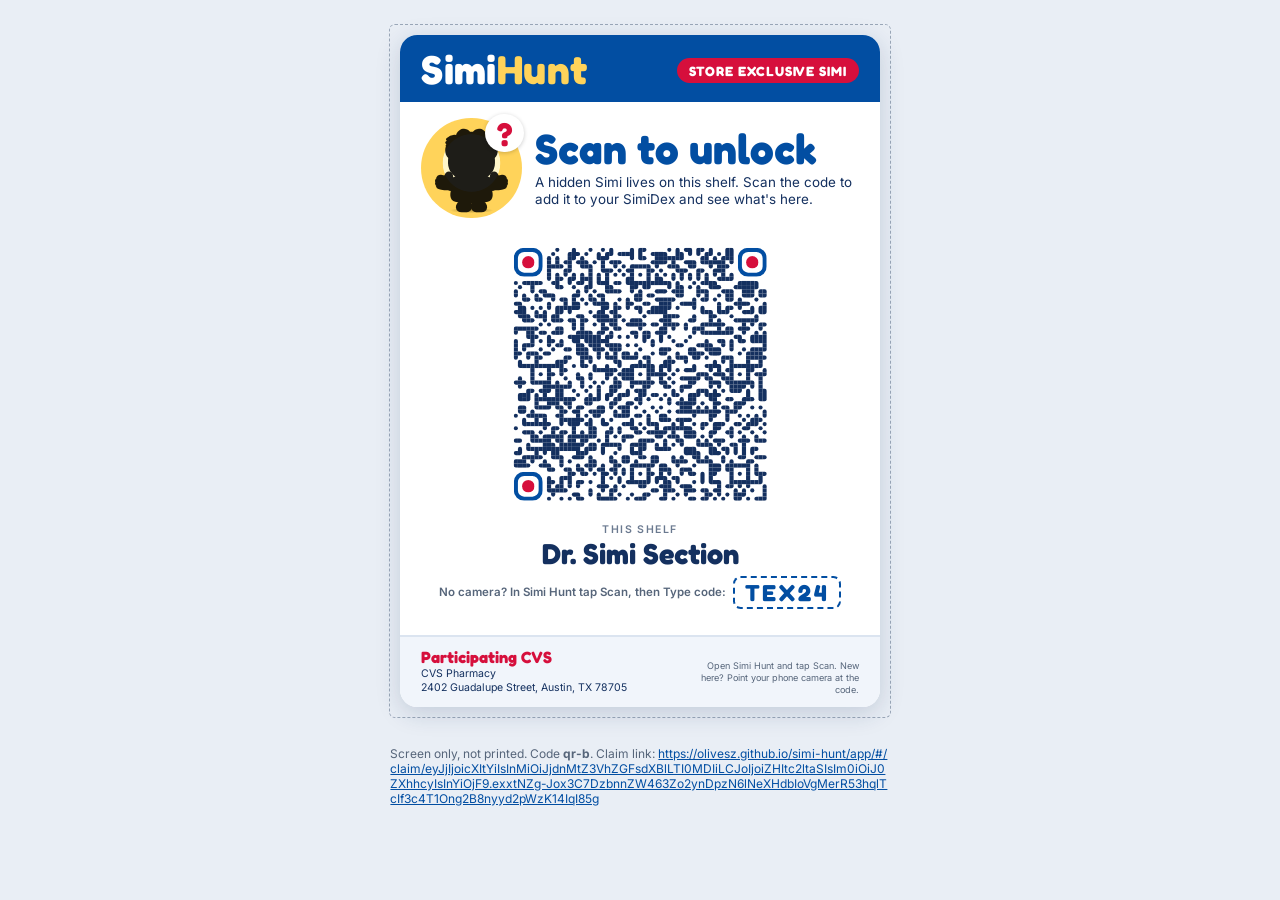
<file: print/qr-b.html>
<!doctype html>
<html lang="en">
<head>
<meta charset="utf-8">
<meta name="viewport" content="width=device-width, initial-scale=1">
<title>Simi Hunt shelf sign qr-b</title>
<!-- Generated by tools/sign/sign.py from tools/sign/sign-template.html. Edit the template, then re-run sign.py. -->
<link rel="preconnect" href="https://fonts.googleapis.com">
<link href="https://fonts.googleapis.com/css2?family=Fredoka:wght@500;700&family=Inter:wght@400;600&display=swap" rel="stylesheet">
<style>
  :root { --blue:#024EA2; --sky:#0798E8; --red:#D60F3C; --ink:#14305f; --paper:#ffffff; }
  * { box-sizing: border-box; }
  @page { size: letter; margin: 0.5in; }
  html, body { margin: 0; background: #e9eef5; color: var(--ink); font-family: Inter, system-ui, sans-serif; }
  .sheet { display: flex; flex-direction: column; align-items: center; padding: 24px 16px; gap: 16px; }
  .cut { padding: 10px; border: 1.5px dashed #9aa7b8; border-radius: 6px; }
  .sign { width: 5in; height: 7in; background: var(--paper); border-radius: 0.18in; overflow: hidden;
          display: flex; flex-direction: column; box-shadow: 0 6px 24px rgba(20,48,95,.18); }
  .band { background: var(--blue); color: #fff; padding: 0.16in 0.22in 0.12in; display: flex; align-items: center; justify-content: space-between; }
  .brand { font-family: Fredoka, system-ui, sans-serif; font-weight: 700; font-size: 0.42in; letter-spacing: .01em; line-height: 1; }
  .brand span { color: #ffd35a; }
  .tier { font-family: Fredoka, sans-serif; font-weight: 700; font-size: 0.14in; text-transform: uppercase; letter-spacing: .08em;
          padding: 0.05in 0.12in; border-radius: 99px; background: var(--sky); color: #fff; white-space: nowrap; }
  .tier.store { background: var(--red); }
  .hero { display: flex; align-items: center; gap: 0.14in; padding: 0.16in 0.22in 0.04in; }
  .sil { position: relative; width: 1.05in; height: 1.05in; flex: none; border-radius: 50%;
         background: radial-gradient(circle at 50% 45%, #fff6c9 0 38%, #ffd35a 39% 100%); display: grid; place-items: center; }
  .sil img { width: 0.95in; height: 0.95in; filter: brightness(0); opacity: .88; }
  .sil b { position: absolute; right: -0.02in; top: -0.04in; font-family: Fredoka, sans-serif; font-size: 0.34in; color: var(--red);
           background: #fff; width: 0.4in; height: 0.4in; border-radius: 50%; display: grid; place-items: center; box-shadow: 0 1px 4px rgba(0,0,0,.2); }
  h1 { margin: 0; font-family: Fredoka, sans-serif; font-weight: 700; font-size: 0.44in; line-height: 1.02; color: var(--blue); }
  .sub { margin: 0.04in 0 0; font-size: 0.14in; line-height: 1.3; }
  .qr { margin: 0.06in auto 0; width: 3.05in; height: 3.05in; }
  .qr svg { width: 100%; height: 100%; display: block; }
  .shelf { text-align: center; font-family: Fredoka, sans-serif; font-weight: 700; font-size: 0.3in; color: var(--ink); margin-top: 0.02in; }
  .shelf small { display: block; font-family: Inter, sans-serif; font-weight: 600; font-size: 0.11in; letter-spacing: .14em; text-transform: uppercase; color: #6b7a90; }
  .code { margin: 0.06in auto 0; text-align: center; font-size: 0.12in; font-weight: 600; color: #56657a; }
  .code b { display: inline-block; margin-left: 0.04in; padding: 0.01in 0.1in; border: 2px dashed var(--blue); border-radius: 0.08in;
            font-family: Fredoka, sans-serif; font-weight: 700; font-size: 0.24in; letter-spacing: .12em; color: var(--blue); vertical-align: middle; }
  .foot { margin-top: auto; background: #f1f5fb; border-top: 2px solid #dbe4f0; padding: 0.1in 0.22in 0.12in; display: flex; justify-content: space-between; align-items: end; gap: 0.1in; }
  .foot .p { font-family: Fredoka, sans-serif; font-weight: 700; font-size: 0.17in; color: var(--red); }
  .foot .s { font-size: 0.11in; line-height: 1.35; }
  .foot .how { font-size: 0.095in; text-align: right; color: #56657a; max-width: 1.7in; line-height: 1.3; }
  .note { max-width: 5.2in; font-size: 12px; color: #56657a; word-break: break-all; }
  .note a { color: var(--blue); }
  @media print {
    html, body { background: #fff; }
    .sheet { padding: 0; }
    .sign { box-shadow: none; }
    .note { display: none; }
  }
</style>
</head>
<body>
<div class="sheet">
  <div class="cut">
    <div class="sign">
      <div class="band">
        <div class="brand">Simi<span>Hunt</span></div>
        <div class="tier store">Store exclusive Simi</div>
      </div>
      <div class="hero">
        <div class="sil"><img src="../art/base/simi-base.svg" alt=""><b>?</b></div>
        <div>
          <h1>Scan to unlock</h1>
          <p class="sub">A hidden Simi lives on this shelf. Scan the code to add it to your SimiDex and see what's here.</p>
        </div>
      </div>
      <div class="qr"><?xml version="1.0" standalone="no"?>
<svg xmlns="http://www.w3.org/2000/svg" width="1200" height="1200" xmlns:xlink="http://www.w3.org/1999/xlink" viewBox="0 0 1200 1200"><defs><clipPath id="clip-path-background-color-2"><rect x="0" y="0" width="1200" height="1200"/></clipPath><clipPath id="clip-path-dot-color-2"><circle cx="259.5" cy="89.5" r="8.5" transform="rotate(0,259.5,89.5)"/><path d="M 319 81v 17h 8.5a 8.5 8.5, 0, 0, 0, 0 -17" transform="rotate(-90,327.5,89.5)"/><circle cx="395.5" cy="89.5" r="8.5" transform="rotate(0,395.5,89.5)"/><circle cx="446.5" cy="89.5" r="8.5" transform="rotate(0,446.5,89.5)"/><path d="M 472 81v 17h 8.5a 8.5 8.5, 0, 0, 0, 0 -17" transform="rotate(-90,480.5,89.5)"/><path d="M 557 81v 17h 8.5a 8.5 8.5, 0, 0, 0, 0 -17" transform="rotate(-90,565.5,89.5)"/><path d="M 591 81v 17h 17v -8.5a 8.5 8.5, 0, 0, 0, -8.5 -8.5" transform="rotate(-90,599.5,89.5)"/><path d="M 608 81v 17h 8.5a 8.5 8.5, 0, 0, 0, 0 -17" transform="rotate(0,616.5,89.5)"/><circle cx="718.5" cy="89.5" r="8.5" transform="rotate(0,718.5,89.5)"/><path d="M 744 81v 17h 8.5a 8.5 8.5, 0, 0, 0, 0 -17" transform="rotate(-90,752.5,89.5)"/><path d="M 778 81v 17h 8.5a 8.5 8.5, 0, 0, 0, 0 -17" transform="rotate(180,786.5,89.5)"/><path d="M 795 81v 17h 17v -8.5a 8.5 8.5, 0, 0, 0, -8.5 -8.5" transform="rotate(0,803.5,89.5)"/><path d="M 829 81v 17h 17v -8.5a 8.5 8.5, 0, 0, 0, -8.5 -8.5" transform="rotate(-90,837.5,89.5)"/><path d="M 846 81v 17h 8.5a 8.5 8.5, 0, 0, 0, 0 -17" transform="rotate(0,854.5,89.5)"/><path d="M 880 81v 17h 8.5a 8.5 8.5, 0, 0, 0, 0 -17" transform="rotate(-90,888.5,89.5)"/><path d="M 948 81v 17h 17v -8.5a 8.5 8.5, 0, 0, 0, -8.5 -8.5" transform="rotate(-90,956.5,89.5)"/><path d="M 965 81v 17h 17v -8.5a 8.5 8.5, 0, 0, 0, -8.5 -8.5" transform="rotate(0,973.5,89.5)"/><circle cx="242.5" cy="106.5" r="8.5" transform="rotate(0,242.5,106.5)"/><path d="M 302 98v 17h 17v -8.5a 8.5 8.5, 0, 0, 0, -8.5 -8.5" transform="rotate(-90,310.5,106.5)"/><rect x="319" y="98" width="17" height="17" transform="rotate(0,327.5,106.5)"/><path d="M 336 98v 17h 8.5a 8.5 8.5, 0, 0, 0, 0 -17" transform="rotate(0,344.5,106.5)"/><circle cx="378.5" cy="106.5" r="8.5" transform="rotate(0,378.5,106.5)"/><path d="M 421 98v 17h 8.5a 8.5 8.5, 0, 0, 0, 0 -17" transform="rotate(-90,429.5,106.5)"/><path d="M 455 98v 17h 17v -8.5a 8.5 8.5, 0, 0, 0, -8.5 -8.5" transform="rotate(-90,463.5,106.5)"/><path d="M 472 98v 17h 17v -8.5a 8.5 8.5, 0, 0, 0, -8.5 -8.5" transform="rotate(90,480.5,106.5)"/><path d="M 506 98v 17h 8.5a 8.5 8.5, 0, 0, 0, 0 -17" transform="rotate(180,514.5,106.5)"/><rect x="523" y="98" width="17" height="17" transform="rotate(0,531.5,106.5)"/><rect x="540" y="98" width="17" height="17" transform="rotate(0,548.5,106.5)"/><rect x="557" y="98" width="17" height="17" transform="rotate(0,565.5,106.5)"/><rect x="591" y="98" width="17" height="17" transform="rotate(0,599.5,106.5)"/><path d="M 642 98v 17h 8.5a 8.5 8.5, 0, 0, 0, 0 -17" transform="rotate(180,650.5,106.5)"/><rect x="659" y="98" width="17" height="17" transform="rotate(0,667.5,106.5)"/><rect x="676" y="98" width="17" height="17" transform="rotate(0,684.5,106.5)"/><path d="M 693 98v 17h 17v -8.5a 8.5 8.5, 0, 0, 0, -8.5 -8.5" transform="rotate(0,701.5,106.5)"/><rect x="744" y="98" width="17" height="17" transform="rotate(0,752.5,106.5)"/><path d="M 761 98v 17h 17v -8.5a 8.5 8.5, 0, 0, 0, -8.5 -8.5" transform="rotate(0,769.5,106.5)"/><path d="M 795 98v 17h 8.5a 8.5 8.5, 0, 0, 0, 0 -17" transform="rotate(90,803.5,106.5)"/><path d="M 829 98v 17h 8.5a 8.5 8.5, 0, 0, 0, 0 -17" transform="rotate(90,837.5,106.5)"/><path d="M 863 98v 17h 17v -8.5a 8.5 8.5, 0, 0, 0, -8.5 -8.5" transform="rotate(-90,871.5,106.5)"/><path d="M 880 98v 17h 17v -8.5a 8.5 8.5, 0, 0, 0, -8.5 -8.5" transform="rotate(90,888.5,106.5)"/><circle cx="922.5" cy="106.5" r="8.5" transform="rotate(0,922.5,106.5)"/><rect x="948" y="98" width="17" height="17" transform="rotate(0,956.5,106.5)"/><rect x="965" y="98" width="17" height="17" transform="rotate(0,973.5,106.5)"/><path d="M 217 115v 17h 8.5a 8.5 8.5, 0, 0, 0, 0 -17" transform="rotate(-90,225.5,123.5)"/><path d="M 251 115v 17h 8.5a 8.5 8.5, 0, 0, 0, 0 -17" transform="rotate(-90,259.5,123.5)"/><rect x="302" y="115" width="17" height="17" transform="rotate(0,310.5,123.5)"/><path d="M 319 115v 17h 17v -8.5a 8.5 8.5, 0, 0, 0, -8.5 -8.5" transform="rotate(90,327.5,123.5)"/><path d="M 353 115v 17h 8.5a 8.5 8.5, 0, 0, 0, 0 -17" transform="rotate(-90,361.5,123.5)"/><path d="M 421 115v 17h 17v -8.5a 8.5 8.5, 0, 0, 0, -8.5 -8.5" transform="rotate(180,429.5,123.5)"/><rect x="438" y="115" width="17" height="17" transform="rotate(0,446.5,123.5)"/><path d="M 455 115v 17h 17v -8.5a 8.5 8.5, 0, 0, 0, -8.5 -8.5" transform="rotate(90,463.5,123.5)"/><path d="M 557 115v 17h 8.5a 8.5 8.5, 0, 0, 0, 0 -17" transform="rotate(90,565.5,123.5)"/><path d="M 591 115v 17h 17v -8.5a 8.5 8.5, 0, 0, 0, -8.5 -8.5" transform="rotate(180,599.5,123.5)"/><path d="M 608 115v 17h 8.5a 8.5 8.5, 0, 0, 0, 0 -17" transform="rotate(0,616.5,123.5)"/><rect x="659" y="115" width="17" height="17" transform="rotate(0,667.5,123.5)"/><rect x="676" y="115" width="17" height="17" transform="rotate(0,684.5,123.5)"/><rect x="693" y="115" width="17" height="17" transform="rotate(0,701.5,123.5)"/><rect x="710" y="115" width="17" height="17" transform="rotate(0,718.5,123.5)"/><rect x="727" y="115" width="17" height="17" transform="rotate(0,735.5,123.5)"/><rect x="744" y="115" width="17" height="17" transform="rotate(0,752.5,123.5)"/><path d="M 761 115v 17h 17v -8.5a 8.5 8.5, 0, 0, 0, -8.5 -8.5" transform="rotate(90,769.5,123.5)"/><path d="M 846 115v 17h 17v -8.5a 8.5 8.5, 0, 0, 0, -8.5 -8.5" transform="rotate(-90,854.5,123.5)"/><rect x="863" y="115" width="17" height="17" transform="rotate(0,871.5,123.5)"/><path d="M 897 115v 17h 8.5a 8.5 8.5, 0, 0, 0, 0 -17" transform="rotate(-90,905.5,123.5)"/><path d="M 931 115v 17h 17v -8.5a 8.5 8.5, 0, 0, 0, -8.5 -8.5" transform="rotate(-90,939.5,123.5)"/><rect x="948" y="115" width="17" height="17" transform="rotate(0,956.5,123.5)"/><rect x="965" y="115" width="17" height="17" transform="rotate(0,973.5,123.5)"/><rect x="217" y="132" width="17" height="17" transform="rotate(0,225.5,140.5)"/><rect x="251" y="132" width="17" height="17" transform="rotate(0,259.5,140.5)"/><path d="M 285 132v 17h 8.5a 8.5 8.5, 0, 0, 0, 0 -17" transform="rotate(180,293.5,140.5)"/><rect x="302" y="132" width="17" height="17" transform="rotate(0,310.5,140.5)"/><path d="M 336 132v 17h 8.5a 8.5 8.5, 0, 0, 0, 0 -17" transform="rotate(180,344.5,140.5)"/><rect x="353" y="132" width="17" height="17" transform="rotate(0,361.5,140.5)"/><path d="M 370 132v 17h 17v -8.5a 8.5 8.5, 0, 0, 0, -8.5 -8.5" transform="rotate(0,378.5,140.5)"/><circle cx="412.5" cy="140.5" r="8.5" transform="rotate(0,412.5,140.5)"/><rect x="438" y="132" width="17" height="17" transform="rotate(0,446.5,140.5)"/><path d="M 472 132v 17h 8.5a 8.5 8.5, 0, 0, 0, 0 -17" transform="rotate(180,480.5,140.5)"/><rect x="489" y="132" width="17" height="17" transform="rotate(0,497.5,140.5)"/><path d="M 506 132v 17h 8.5a 8.5 8.5, 0, 0, 0, 0 -17" transform="rotate(0,514.5,140.5)"/><path d="M 642 132v 17h 8.5a 8.5 8.5, 0, 0, 0, 0 -17" transform="rotate(180,650.5,140.5)"/><rect x="659" y="132" width="17" height="17" transform="rotate(0,667.5,140.5)"/><rect x="676" y="132" width="17" height="17" transform="rotate(0,684.5,140.5)"/><path d="M 693 132v 17h 17v -8.5a 8.5 8.5, 0, 0, 0, -8.5 -8.5" transform="rotate(90,701.5,140.5)"/><rect x="727" y="132" width="17" height="17" transform="rotate(0,735.5,140.5)"/><path d="M 778 132v 17h 8.5a 8.5 8.5, 0, 0, 0, 0 -17" transform="rotate(180,786.5,140.5)"/><rect x="795" y="132" width="17" height="17" transform="rotate(0,803.5,140.5)"/><path d="M 812 132v 17h 17v -8.5a 8.5 8.5, 0, 0, 0, -8.5 -8.5" transform="rotate(0,820.5,140.5)"/><path d="M 846 132v 17h 17v -8.5a 8.5 8.5, 0, 0, 0, -8.5 -8.5" transform="rotate(180,854.5,140.5)"/><rect x="863" y="132" width="17" height="17" transform="rotate(0,871.5,140.5)"/><rect x="880" y="132" width="17" height="17" transform="rotate(0,888.5,140.5)"/><rect x="897" y="132" width="17" height="17" transform="rotate(0,905.5,140.5)"/><rect x="914" y="132" width="17" height="17" transform="rotate(0,922.5,140.5)"/><rect x="931" y="132" width="17" height="17" transform="rotate(0,939.5,140.5)"/><path d="M 965 132v 17h 8.5a 8.5 8.5, 0, 0, 0, 0 -17" transform="rotate(90,973.5,140.5)"/><rect x="217" y="149" width="17" height="17" transform="rotate(0,225.5,157.5)"/><rect x="234" y="149" width="17" height="17" transform="rotate(0,242.5,157.5)"/><rect x="251" y="149" width="17" height="17" transform="rotate(0,259.5,157.5)"/><path d="M 268 149v 17h 8.5a 8.5 8.5, 0, 0, 0, 0 -17" transform="rotate(0,276.5,157.5)"/><rect x="302" y="149" width="17" height="17" transform="rotate(0,310.5,157.5)"/><path d="M 353 149v 17h 17v -8.5a 8.5 8.5, 0, 0, 0, -8.5 -8.5" transform="rotate(180,361.5,157.5)"/><rect x="370" y="149" width="17" height="17" transform="rotate(0,378.5,157.5)"/><path d="M 387 149v 17h 17v -8.5a 8.5 8.5, 0, 0, 0, -8.5 -8.5" transform="rotate(0,395.5,157.5)"/><rect x="438" y="149" width="17" height="17" transform="rotate(0,446.5,157.5)"/><path d="M 489 149v 17h 8.5a 8.5 8.5, 0, 0, 0, 0 -17" transform="rotate(90,497.5,157.5)"/><circle cx="531.5" cy="157.5" r="8.5" transform="rotate(0,531.5,157.5)"/><path d="M 557 149v 17h 17v -8.5a 8.5 8.5, 0, 0, 0, -8.5 -8.5" transform="rotate(-90,565.5,157.5)"/><rect x="574" y="149" width="17" height="17" transform="rotate(0,582.5,157.5)"/><rect x="591" y="149" width="17" height="17" transform="rotate(0,599.5,157.5)"/><rect x="608" y="149" width="17" height="17" transform="rotate(0,616.5,157.5)"/><path d="M 625 149v 17h 17v -8.5a 8.5 8.5, 0, 0, 0, -8.5 -8.5" transform="rotate(0,633.5,157.5)"/><path d="M 659 149v 17h 8.5a 8.5 8.5, 0, 0, 0, 0 -17" transform="rotate(90,667.5,157.5)"/><path d="M 710 149v 17h 8.5a 8.5 8.5, 0, 0, 0, 0 -17" transform="rotate(180,718.5,157.5)"/><rect x="727" y="149" width="17" height="17" transform="rotate(0,735.5,157.5)"/><path d="M 744 149v 17h 17v -8.5a 8.5 8.5, 0, 0, 0, -8.5 -8.5" transform="rotate(0,752.5,157.5)"/><path d="M 795 149v 17h 17v -8.5a 8.5 8.5, 0, 0, 0, -8.5 -8.5" transform="rotate(180,803.5,157.5)"/><path d="M 812 149v 17h 17v -8.5a 8.5 8.5, 0, 0, 0, -8.5 -8.5" transform="rotate(90,820.5,157.5)"/><path d="M 880 149v 17h 8.5a 8.5 8.5, 0, 0, 0, 0 -17" transform="rotate(90,888.5,157.5)"/><rect x="914" y="149" width="17" height="17" transform="rotate(0,922.5,157.5)"/><rect x="931" y="149" width="17" height="17" transform="rotate(0,939.5,157.5)"/><path d="M 948 149v 17h 8.5a 8.5 8.5, 0, 0, 0, 0 -17" transform="rotate(0,956.5,157.5)"/><rect x="217" y="166" width="17" height="17" transform="rotate(0,225.5,174.5)"/><path d="M 285 166v 17h 17v -8.5a 8.5 8.5, 0, 0, 0, -8.5 -8.5" transform="rotate(-90,293.5,174.5)"/><path d="M 302 166v 17h 17v -8.5a 8.5 8.5, 0, 0, 0, -8.5 -8.5" transform="rotate(90,310.5,174.5)"/><rect x="387" y="166" width="17" height="17" transform="rotate(0,395.5,174.5)"/><path d="M 438 166v 17h 17v -8.5a 8.5 8.5, 0, 0, 0, -8.5 -8.5" transform="rotate(180,446.5,174.5)"/><rect x="455" y="166" width="17" height="17" transform="rotate(0,463.5,174.5)"/><path d="M 472 166v 17h 8.5a 8.5 8.5, 0, 0, 0, 0 -17" transform="rotate(0,480.5,174.5)"/><circle cx="514.5" cy="174.5" r="8.5" transform="rotate(0,514.5,174.5)"/><path d="M 540 166v 17h 8.5a 8.5 8.5, 0, 0, 0, 0 -17" transform="rotate(180,548.5,174.5)"/><rect x="557" y="166" width="17" height="17" transform="rotate(0,565.5,174.5)"/><rect x="625" y="166" width="17" height="17" transform="rotate(0,633.5,174.5)"/><path d="M 642 166v 17h 8.5a 8.5 8.5, 0, 0, 0, 0 -17" transform="rotate(0,650.5,174.5)"/><circle cx="684.5" cy="174.5" r="8.5" transform="rotate(0,684.5,174.5)"/><path d="M 744 166v 17h 17v -8.5a 8.5 8.5, 0, 0, 0, -8.5 -8.5" transform="rotate(180,752.5,174.5)"/><rect x="761" y="166" width="17" height="17" transform="rotate(0,769.5,174.5)"/><path d="M 778 166v 17h 8.5a 8.5 8.5, 0, 0, 0, 0 -17" transform="rotate(0,786.5,174.5)"/><path d="M 829 166v 17h 17v -8.5a 8.5 8.5, 0, 0, 0, -8.5 -8.5" transform="rotate(-90,837.5,174.5)"/><path d="M 846 166v 17h 8.5a 8.5 8.5, 0, 0, 0, 0 -17" transform="rotate(0,854.5,174.5)"/><path d="M 897 166v 17h 17v -8.5a 8.5 8.5, 0, 0, 0, -8.5 -8.5" transform="rotate(-90,905.5,174.5)"/><rect x="914" y="166" width="17" height="17" transform="rotate(0,922.5,174.5)"/><rect x="931" y="166" width="17" height="17" transform="rotate(0,939.5,174.5)"/><rect x="217" y="183" width="17" height="17" transform="rotate(0,225.5,191.5)"/><path d="M 251 183v 17h 8.5a 8.5 8.5, 0, 0, 0, 0 -17" transform="rotate(-90,259.5,191.5)"/><path d="M 285 183v 17h 8.5a 8.5 8.5, 0, 0, 0, 0 -17" transform="rotate(90,293.5,191.5)"/><path d="M 319 183v 17h 8.5a 8.5 8.5, 0, 0, 0, 0 -17" transform="rotate(-90,327.5,191.5)"/><path d="M 353 183v 17h 8.5a 8.5 8.5, 0, 0, 0, 0 -17" transform="rotate(-90,361.5,191.5)"/><rect x="387" y="183" width="17" height="17" transform="rotate(0,395.5,191.5)"/><path d="M 421 183v 17h 8.5a 8.5 8.5, 0, 0, 0, 0 -17" transform="rotate(-90,429.5,191.5)"/><rect x="455" y="183" width="17" height="17" transform="rotate(0,463.5,191.5)"/><circle cx="497.5" cy="191.5" r="8.5" transform="rotate(0,497.5,191.5)"/><circle cx="531.5" cy="191.5" r="8.5" transform="rotate(0,531.5,191.5)"/><rect x="557" y="183" width="17" height="17" transform="rotate(0,565.5,191.5)"/><circle cx="599.5" cy="191.5" r="8.5" transform="rotate(0,599.5,191.5)"/><rect x="625" y="183" width="17" height="17" transform="rotate(0,633.5,191.5)"/><path d="M 659 183v 17h 8.5a 8.5 8.5, 0, 0, 0, 0 -17" transform="rotate(-90,667.5,191.5)"/><circle cx="701.5" cy="191.5" r="8.5" transform="rotate(0,701.5,191.5)"/><path d="M 727 183v 17h 8.5a 8.5 8.5, 0, 0, 0, 0 -17" transform="rotate(-90,735.5,191.5)"/><rect x="761" y="183" width="17" height="17" transform="rotate(0,769.5,191.5)"/><path d="M 795 183v 17h 8.5a 8.5 8.5, 0, 0, 0, 0 -17" transform="rotate(-90,803.5,191.5)"/><rect x="829" y="183" width="17" height="17" transform="rotate(0,837.5,191.5)"/><path d="M 863 183v 17h 8.5a 8.5 8.5, 0, 0, 0, 0 -17" transform="rotate(-90,871.5,191.5)"/><path d="M 897 183v 17h 8.5a 8.5 8.5, 0, 0, 0, 0 -17" transform="rotate(90,905.5,191.5)"/><rect x="931" y="183" width="17" height="17" transform="rotate(0,939.5,191.5)"/><path d="M 965 183v 17h 8.5a 8.5 8.5, 0, 0, 0, 0 -17" transform="rotate(-90,973.5,191.5)"/><path d="M 217 200v 17h 8.5a 8.5 8.5, 0, 0, 0, 0 -17" transform="rotate(90,225.5,208.5)"/><rect x="251" y="200" width="17" height="17" transform="rotate(0,259.5,208.5)"/><path d="M 268 200v 17h 8.5a 8.5 8.5, 0, 0, 0, 0 -17" transform="rotate(0,276.5,208.5)"/><path d="M 302 200v 17h 17v -8.5a 8.5 8.5, 0, 0, 0, -8.5 -8.5" transform="rotate(-90,310.5,208.5)"/><path d="M 319 200v 17h 17v -8.5a 8.5 8.5, 0, 0, 0, -8.5 -8.5" transform="rotate(90,327.5,208.5)"/><rect x="353" y="200" width="17" height="17" transform="rotate(0,361.5,208.5)"/><rect x="370" y="200" width="17" height="17" transform="rotate(0,378.5,208.5)"/><rect x="387" y="200" width="17" height="17" transform="rotate(0,395.5,208.5)"/><rect x="421" y="200" width="17" height="17" transform="rotate(0,429.5,208.5)"/><rect x="455" y="200" width="17" height="17" transform="rotate(0,463.5,208.5)"/><path d="M 540 200v 17h 17v -8.5a 8.5 8.5, 0, 0, 0, -8.5 -8.5" transform="rotate(-90,548.5,208.5)"/><rect x="557" y="200" width="17" height="17" transform="rotate(0,565.5,208.5)"/><rect x="625" y="200" width="17" height="17" transform="rotate(0,633.5,208.5)"/><rect x="659" y="200" width="17" height="17" transform="rotate(0,667.5,208.5)"/><path d="M 676 200v 17h 17v -8.5a 8.5 8.5, 0, 0, 0, -8.5 -8.5" transform="rotate(0,684.5,208.5)"/><path d="M 727 200v 17h 8.5a 8.5 8.5, 0, 0, 0, 0 -17" transform="rotate(90,735.5,208.5)"/><path d="M 761 200v 17h 8.5a 8.5 8.5, 0, 0, 0, 0 -17" transform="rotate(90,769.5,208.5)"/><path d="M 795 200v 17h 8.5a 8.5 8.5, 0, 0, 0, 0 -17" transform="rotate(90,803.5,208.5)"/><path d="M 829 200v 17h 8.5a 8.5 8.5, 0, 0, 0, 0 -17" transform="rotate(90,837.5,208.5)"/><rect x="863" y="200" width="17" height="17" transform="rotate(0,871.5,208.5)"/><path d="M 914 200v 17h 8.5a 8.5 8.5, 0, 0, 0, 0 -17" transform="rotate(180,922.5,208.5)"/><rect x="931" y="200" width="17" height="17" transform="rotate(0,939.5,208.5)"/><rect x="948" y="200" width="17" height="17" transform="rotate(0,956.5,208.5)"/><path d="M 965 200v 17h 17v -8.5a 8.5 8.5, 0, 0, 0, -8.5 -8.5" transform="rotate(90,973.5,208.5)"/><circle cx="89.5" cy="225.5" r="8.5" transform="rotate(0,89.5,225.5)"/><path d="M 115 217v 17h 8.5a 8.5 8.5, 0, 0, 0, 0 -17" transform="rotate(180,123.5,225.5)"/><rect x="132" y="217" width="17" height="17" transform="rotate(0,140.5,225.5)"/><rect x="149" y="217" width="17" height="17" transform="rotate(0,157.5,225.5)"/><rect x="166" y="217" width="17" height="17" transform="rotate(0,174.5,225.5)"/><path d="M 183 217v 17h 8.5a 8.5 8.5, 0, 0, 0, 0 -17" transform="rotate(0,191.5,225.5)"/><path d="M 234 217v 17h 8.5a 8.5 8.5, 0, 0, 0, 0 -17" transform="rotate(180,242.5,225.5)"/><rect x="251" y="217" width="17" height="17" transform="rotate(0,259.5,225.5)"/><path d="M 302 217v 17h 8.5a 8.5 8.5, 0, 0, 0, 0 -17" transform="rotate(90,310.5,225.5)"/><path d="M 336 217v 17h 8.5a 8.5 8.5, 0, 0, 0, 0 -17" transform="rotate(180,344.5,225.5)"/><path d="M 353 217v 17h 17v -8.5a 8.5 8.5, 0, 0, 0, -8.5 -8.5" transform="rotate(90,361.5,225.5)"/><rect x="387" y="217" width="17" height="17" transform="rotate(0,395.5,225.5)"/><path d="M 421 217v 17h 17v -8.5a 8.5 8.5, 0, 0, 0, -8.5 -8.5" transform="rotate(180,429.5,225.5)"/><rect x="438" y="217" width="17" height="17" transform="rotate(0,446.5,225.5)"/><rect x="455" y="217" width="17" height="17" transform="rotate(0,463.5,225.5)"/><path d="M 489 217v 17h 8.5a 8.5 8.5, 0, 0, 0, 0 -17" transform="rotate(180,497.5,225.5)"/><path d="M 506 217v 17h 8.5a 8.5 8.5, 0, 0, 0, 0 -17" transform="rotate(0,514.5,225.5)"/><path d="M 540 217v 17h 17v -8.5a 8.5 8.5, 0, 0, 0, -8.5 -8.5" transform="rotate(180,548.5,225.5)"/><rect x="557" y="217" width="17" height="17" transform="rotate(0,565.5,225.5)"/><rect x="574" y="217" width="17" height="17" transform="rotate(0,582.5,225.5)"/><rect x="591" y="217" width="17" height="17" transform="rotate(0,599.5,225.5)"/><rect x="608" y="217" width="17" height="17" transform="rotate(0,616.5,225.5)"/><rect x="625" y="217" width="17" height="17" transform="rotate(0,633.5,225.5)"/><rect x="642" y="217" width="17" height="17" transform="rotate(0,650.5,225.5)"/><rect x="659" y="217" width="17" height="17" transform="rotate(0,667.5,225.5)"/><rect x="676" y="217" width="17" height="17" transform="rotate(0,684.5,225.5)"/><rect x="693" y="217" width="17" height="17" transform="rotate(0,701.5,225.5)"/><path d="M 710 217v 17h 17v -8.5a 8.5 8.5, 0, 0, 0, -8.5 -8.5" transform="rotate(0,718.5,225.5)"/><path d="M 744 217v 17h 8.5a 8.5 8.5, 0, 0, 0, 0 -17" transform="rotate(-90,752.5,225.5)"/><circle cx="820.5" cy="225.5" r="8.5" transform="rotate(0,820.5,225.5)"/><path d="M 846 217v 17h 8.5a 8.5 8.5, 0, 0, 0, 0 -17" transform="rotate(180,854.5,225.5)"/><rect x="863" y="217" width="17" height="17" transform="rotate(0,871.5,225.5)"/><rect x="880" y="217" width="17" height="17" transform="rotate(0,888.5,225.5)"/><path d="M 897 217v 17h 17v -8.5a 8.5 8.5, 0, 0, 0, -8.5 -8.5" transform="rotate(0,905.5,225.5)"/><path d="M 999 217v 17h 17v -8.5a 8.5 8.5, 0, 0, 0, -8.5 -8.5" transform="rotate(-90,1007.5,225.5)"/><rect x="1016" y="217" width="17" height="17" transform="rotate(0,1024.5,225.5)"/><rect x="1033" y="217" width="17" height="17" transform="rotate(0,1041.5,225.5)"/><rect x="1050" y="217" width="17" height="17" transform="rotate(0,1058.5,225.5)"/><path d="M 1067 217v 17h 17v -8.5a 8.5 8.5, 0, 0, 0, -8.5 -8.5" transform="rotate(0,1075.5,225.5)"/><circle cx="106.5" cy="242.5" r="8.5" transform="rotate(0,106.5,242.5)"/><rect x="149" y="234" width="17" height="17" transform="rotate(0,157.5,242.5)"/><path d="M 251 234v 17h 17v -8.5a 8.5 8.5, 0, 0, 0, -8.5 -8.5" transform="rotate(180,259.5,242.5)"/><path d="M 268 234v 17h 8.5a 8.5 8.5, 0, 0, 0, 0 -17" transform="rotate(0,276.5,242.5)"/><circle cx="327.5" cy="242.5" r="8.5" transform="rotate(0,327.5,242.5)"/><path d="M 370 234v 17h 17v -8.5a 8.5 8.5, 0, 0, 0, -8.5 -8.5" transform="rotate(-90,378.5,242.5)"/><path d="M 387 234v 17h 17v -8.5a 8.5 8.5, 0, 0, 0, -8.5 -8.5" transform="rotate(90,395.5,242.5)"/><rect x="455" y="234" width="17" height="17" transform="rotate(0,463.5,242.5)"/><path d="M 472 234v 17h 17v -8.5a 8.5 8.5, 0, 0, 0, -8.5 -8.5" transform="rotate(0,480.5,242.5)"/><rect x="557" y="234" width="17" height="17" transform="rotate(0,565.5,242.5)"/><path d="M 574 234v 17h 17v -8.5a 8.5 8.5, 0, 0, 0, -8.5 -8.5" transform="rotate(90,582.5,242.5)"/><path d="M 608 234v 17h 17v -8.5a 8.5 8.5, 0, 0, 0, -8.5 -8.5" transform="rotate(180,616.5,242.5)"/><path d="M 625 234v 17h 17v -8.5a 8.5 8.5, 0, 0, 0, -8.5 -8.5" transform="rotate(90,633.5,242.5)"/><path d="M 710 234v 17h 8.5a 8.5 8.5, 0, 0, 0, 0 -17" transform="rotate(90,718.5,242.5)"/><rect x="744" y="234" width="17" height="17" transform="rotate(0,752.5,242.5)"/><path d="M 761 234v 17h 17v -8.5a 8.5 8.5, 0, 0, 0, -8.5 -8.5" transform="rotate(0,769.5,242.5)"/><circle cx="803.5" cy="242.5" r="8.5" transform="rotate(0,803.5,242.5)"/><path d="M 829 234v 17h 8.5a 8.5 8.5, 0, 0, 0, 0 -17" transform="rotate(-90,837.5,242.5)"/><path d="M 880 234v 17h 17v -8.5a 8.5 8.5, 0, 0, 0, -8.5 -8.5" transform="rotate(180,888.5,242.5)"/><rect x="897" y="234" width="17" height="17" transform="rotate(0,905.5,242.5)"/><path d="M 914 234v 17h 8.5a 8.5 8.5, 0, 0, 0, 0 -17" transform="rotate(0,922.5,242.5)"/><path d="M 982 234v 17h 8.5a 8.5 8.5, 0, 0, 0, 0 -17" transform="rotate(180,990.5,242.5)"/><rect x="999" y="234" width="17" height="17" transform="rotate(0,1007.5,242.5)"/><rect x="1016" y="234" width="17" height="17" transform="rotate(0,1024.5,242.5)"/><rect x="1033" y="234" width="17" height="17" transform="rotate(0,1041.5,242.5)"/><rect x="1050" y="234" width="17" height="17" transform="rotate(0,1058.5,242.5)"/><path d="M 1067 234v 17h 17v -8.5a 8.5 8.5, 0, 0, 0, -8.5 -8.5" transform="rotate(90,1075.5,242.5)"/><path d="M 81 251v 17h 8.5a 8.5 8.5, 0, 0, 0, 0 -17" transform="rotate(-90,89.5,259.5)"/><path d="M 149 251v 17h 8.5a 8.5 8.5, 0, 0, 0, 0 -17" transform="rotate(90,157.5,259.5)"/><path d="M 183 251v 17h 8.5a 8.5 8.5, 0, 0, 0, 0 -17" transform="rotate(180,191.5,259.5)"/><path d="M 200 251v 17h 17v -8.5a 8.5 8.5, 0, 0, 0, -8.5 -8.5" transform="rotate(0,208.5,259.5)"/><path d="M 336 251v 17h 8.5a 8.5 8.5, 0, 0, 0, 0 -17" transform="rotate(-90,344.5,259.5)"/><path d="M 370 251v 17h 8.5a 8.5 8.5, 0, 0, 0, 0 -17" transform="rotate(90,378.5,259.5)"/><circle cx="412.5" cy="259.5" r="8.5" transform="rotate(0,412.5,259.5)"/><path d="M 455 251v 17h 17v -8.5a 8.5 8.5, 0, 0, 0, -8.5 -8.5" transform="rotate(180,463.5,259.5)"/><rect x="472" y="251" width="17" height="17" transform="rotate(0,480.5,259.5)"/><rect x="489" y="251" width="17" height="17" transform="rotate(0,497.5,259.5)"/><path d="M 506 251v 17h 8.5a 8.5 8.5, 0, 0, 0, 0 -17" transform="rotate(0,514.5,259.5)"/><path d="M 557 251v 17h 8.5a 8.5 8.5, 0, 0, 0, 0 -17" transform="rotate(90,565.5,259.5)"/><path d="M 591 251v 17h 8.5a 8.5 8.5, 0, 0, 0, 0 -17" transform="rotate(-90,599.5,259.5)"/><path d="M 659 251v 17h 8.5a 8.5 8.5, 0, 0, 0, 0 -17" transform="rotate(180,667.5,259.5)"/><rect x="676" y="251" width="17" height="17" transform="rotate(0,684.5,259.5)"/><path d="M 693 251v 17h 8.5a 8.5 8.5, 0, 0, 0, 0 -17" transform="rotate(0,701.5,259.5)"/><path d="M 727 251v 17h 8.5a 8.5 8.5, 0, 0, 0, 0 -17" transform="rotate(180,735.5,259.5)"/><rect x="744" y="251" width="17" height="17" transform="rotate(0,752.5,259.5)"/><rect x="761" y="251" width="17" height="17" transform="rotate(0,769.5,259.5)"/><rect x="829" y="251" width="17" height="17" transform="rotate(0,837.5,259.5)"/><rect x="846" y="251" width="17" height="17" transform="rotate(0,854.5,259.5)"/><path d="M 863 251v 17h 17v -8.5a 8.5 8.5, 0, 0, 0, -8.5 -8.5" transform="rotate(0,871.5,259.5)"/><path d="M 931 251v 17h 8.5a 8.5 8.5, 0, 0, 0, 0 -17" transform="rotate(180,939.5,259.5)"/><rect x="948" y="251" width="17" height="17" transform="rotate(0,956.5,259.5)"/><path d="M 965 251v 17h 17v -8.5a 8.5 8.5, 0, 0, 0, -8.5 -8.5" transform="rotate(0,973.5,259.5)"/><rect x="1016" y="251" width="17" height="17" transform="rotate(0,1024.5,259.5)"/><rect x="1033" y="251" width="17" height="17" transform="rotate(0,1041.5,259.5)"/><rect x="1050" y="251" width="17" height="17" transform="rotate(0,1058.5,259.5)"/><path d="M 1084 251v 17h 17v -8.5a 8.5 8.5, 0, 0, 0, -8.5 -8.5" transform="rotate(-90,1092.5,259.5)"/><path d="M 1101 251v 17h 17v -8.5a 8.5 8.5, 0, 0, 0, -8.5 -8.5" transform="rotate(0,1109.5,259.5)"/><path d="M 81 268v 17h 8.5a 8.5 8.5, 0, 0, 0, 0 -17" transform="rotate(90,89.5,276.5)"/><path d="M 115 268v 17h 8.5a 8.5 8.5, 0, 0, 0, 0 -17" transform="rotate(-90,123.5,276.5)"/><path d="M 166 268v 17h 8.5a 8.5 8.5, 0, 0, 0, 0 -17" transform="rotate(-90,174.5,276.5)"/><path d="M 200 268v 17h 17v -8.5a 8.5 8.5, 0, 0, 0, -8.5 -8.5" transform="rotate(180,208.5,276.5)"/><rect x="217" y="268" width="17" height="17" transform="rotate(0,225.5,276.5)"/><path d="M 234 268v 17h 17v -8.5a 8.5 8.5, 0, 0, 0, -8.5 -8.5" transform="rotate(0,242.5,276.5)"/><path d="M 319 268v 17h 17v -8.5a 8.5 8.5, 0, 0, 0, -8.5 -8.5" transform="rotate(-90,327.5,276.5)"/><path d="M 336 268v 17h 17v -8.5a 8.5 8.5, 0, 0, 0, -8.5 -8.5" transform="rotate(90,344.5,276.5)"/><path d="M 387 268v 17h 8.5a 8.5 8.5, 0, 0, 0, 0 -17" transform="rotate(-90,395.5,276.5)"/><path d="M 421 268v 17h 8.5a 8.5 8.5, 0, 0, 0, 0 -17" transform="rotate(180,429.5,276.5)"/><path d="M 438 268v 17h 17v -8.5a 8.5 8.5, 0, 0, 0, -8.5 -8.5" transform="rotate(0,446.5,276.5)"/><path d="M 574 268v 17h 17v -8.5a 8.5 8.5, 0, 0, 0, -8.5 -8.5" transform="rotate(-90,582.5,276.5)"/><rect x="591" y="268" width="17" height="17" transform="rotate(0,599.5,276.5)"/><path d="M 625 268v 17h 8.5a 8.5 8.5, 0, 0, 0, 0 -17" transform="rotate(180,633.5,276.5)"/><path d="M 642 268v 17h 8.5a 8.5 8.5, 0, 0, 0, 0 -17" transform="rotate(0,650.5,276.5)"/><path d="M 744 268v 17h 17v -8.5a 8.5 8.5, 0, 0, 0, -8.5 -8.5" transform="rotate(180,752.5,276.5)"/><path d="M 761 268v 17h 17v -8.5a 8.5 8.5, 0, 0, 0, -8.5 -8.5" transform="rotate(90,769.5,276.5)"/><path d="M 829 268v 17h 8.5a 8.5 8.5, 0, 0, 0, 0 -17" transform="rotate(90,837.5,276.5)"/><rect x="863" y="268" width="17" height="17" transform="rotate(0,871.5,276.5)"/><circle cx="922.5" cy="276.5" r="8.5" transform="rotate(0,922.5,276.5)"/><rect x="948" y="268" width="17" height="17" transform="rotate(0,956.5,276.5)"/><rect x="965" y="268" width="17" height="17" transform="rotate(0,973.5,276.5)"/><path d="M 1016 268v 17h 17v -8.5a 8.5 8.5, 0, 0, 0, -8.5 -8.5" transform="rotate(180,1024.5,276.5)"/><rect x="1033" y="268" width="17" height="17" transform="rotate(0,1041.5,276.5)"/><path d="M 1050 268v 17h 17v -8.5a 8.5 8.5, 0, 0, 0, -8.5 -8.5" transform="rotate(90,1058.5,276.5)"/><path d="M 1084 268v 17h 17v -8.5a 8.5 8.5, 0, 0, 0, -8.5 -8.5" transform="rotate(180,1092.5,276.5)"/><path d="M 1101 268v 17h 17v -8.5a 8.5 8.5, 0, 0, 0, -8.5 -8.5" transform="rotate(90,1109.5,276.5)"/><path d="M 115 285v 17h 17v -8.5a 8.5 8.5, 0, 0, 0, -8.5 -8.5" transform="rotate(180,123.5,293.5)"/><path d="M 132 285v 17h 8.5a 8.5 8.5, 0, 0, 0, 0 -17" transform="rotate(0,140.5,293.5)"/><path d="M 166 285v 17h 17v -8.5a 8.5 8.5, 0, 0, 0, -8.5 -8.5" transform="rotate(180,174.5,293.5)"/><path d="M 183 285v 17h 8.5a 8.5 8.5, 0, 0, 0, 0 -17" transform="rotate(0,191.5,293.5)"/><path d="M 234 285v 17h 8.5a 8.5 8.5, 0, 0, 0, 0 -17" transform="rotate(90,242.5,293.5)"/><path d="M 268 285v 17h 8.5a 8.5 8.5, 0, 0, 0, 0 -17" transform="rotate(180,276.5,293.5)"/><path d="M 285 285v 17h 17v -8.5a 8.5 8.5, 0, 0, 0, -8.5 -8.5" transform="rotate(0,293.5,293.5)"/><rect x="319" y="285" width="17" height="17" transform="rotate(0,327.5,293.5)"/><circle cx="361.5" cy="293.5" r="8.5" transform="rotate(0,361.5,293.5)"/><path d="M 387 285v 17h 17v -8.5a 8.5 8.5, 0, 0, 0, -8.5 -8.5" transform="rotate(180,395.5,293.5)"/><path d="M 404 285v 17h 17v -8.5a 8.5 8.5, 0, 0, 0, -8.5 -8.5" transform="rotate(0,412.5,293.5)"/><rect x="438" y="285" width="17" height="17" transform="rotate(0,446.5,293.5)"/><circle cx="514.5" cy="293.5" r="8.5" transform="rotate(0,514.5,293.5)"/><path d="M 540 285v 17h 8.5a 8.5 8.5, 0, 0, 0, 0 -17" transform="rotate(-90,548.5,293.5)"/><path d="M 574 285v 17h 17v -8.5a 8.5 8.5, 0, 0, 0, -8.5 -8.5" transform="rotate(180,582.5,293.5)"/><path d="M 591 285v 17h 17v -8.5a 8.5 8.5, 0, 0, 0, -8.5 -8.5" transform="rotate(90,599.5,293.5)"/><path d="M 659 285v 17h 8.5a 8.5 8.5, 0, 0, 0, 0 -17" transform="rotate(180,667.5,293.5)"/><rect x="676" y="285" width="17" height="17" transform="rotate(0,684.5,293.5)"/><rect x="693" y="285" width="17" height="17" transform="rotate(0,701.5,293.5)"/><rect x="710" y="285" width="17" height="17" transform="rotate(0,718.5,293.5)"/><path d="M 727 285v 17h 8.5a 8.5 8.5, 0, 0, 0, 0 -17" transform="rotate(0,735.5,293.5)"/><path d="M 812 285v 17h 8.5a 8.5 8.5, 0, 0, 0, 0 -17" transform="rotate(-90,820.5,293.5)"/><path d="M 846 285v 17h 8.5a 8.5 8.5, 0, 0, 0, 0 -17" transform="rotate(180,854.5,293.5)"/><path d="M 863 285v 17h 17v -8.5a 8.5 8.5, 0, 0, 0, -8.5 -8.5" transform="rotate(90,871.5,293.5)"/><circle cx="905.5" cy="293.5" r="8.5" transform="rotate(0,905.5,293.5)"/><path d="M 948 285v 17h 17v -8.5a 8.5 8.5, 0, 0, 0, -8.5 -8.5" transform="rotate(180,956.5,293.5)"/><path d="M 965 285v 17h 17v -8.5a 8.5 8.5, 0, 0, 0, -8.5 -8.5" transform="rotate(90,973.5,293.5)"/><path d="M 999 285v 17h 8.5a 8.5 8.5, 0, 0, 0, 0 -17" transform="rotate(-90,1007.5,293.5)"/><circle cx="1075.5" cy="293.5" r="8.5" transform="rotate(0,1075.5,293.5)"/><path d="M 81 302v 17h 8.5a 8.5 8.5, 0, 0, 0, 0 -17" transform="rotate(180,89.5,310.5)"/><path d="M 98 302v 17h 17v -8.5a 8.5 8.5, 0, 0, 0, -8.5 -8.5" transform="rotate(0,106.5,310.5)"/><path d="M 217 302v 17h 8.5a 8.5 8.5, 0, 0, 0, 0 -17" transform="rotate(-90,225.5,310.5)"/><rect x="285" y="302" width="17" height="17" transform="rotate(0,293.5,310.5)"/><rect x="319" y="302" width="17" height="17" transform="rotate(0,327.5,310.5)"/><path d="M 336 302v 17h 17v -8.5a 8.5 8.5, 0, 0, 0, -8.5 -8.5" transform="rotate(0,344.5,310.5)"/><circle cx="378.5" cy="310.5" r="8.5" transform="rotate(0,378.5,310.5)"/><path d="M 404 302v 17h 17v -8.5a 8.5 8.5, 0, 0, 0, -8.5 -8.5" transform="rotate(180,412.5,310.5)"/><rect x="421" y="302" width="17" height="17" transform="rotate(0,429.5,310.5)"/><rect x="438" y="302" width="17" height="17" transform="rotate(0,446.5,310.5)"/><path d="M 455 302v 17h 17v -8.5a 8.5 8.5, 0, 0, 0, -8.5 -8.5" transform="rotate(0,463.5,310.5)"/><path d="M 489 302v 17h 8.5a 8.5 8.5, 0, 0, 0, 0 -17" transform="rotate(-90,497.5,310.5)"/><rect x="540" y="302" width="17" height="17" transform="rotate(0,548.5,310.5)"/><path d="M 557 302v 17h 8.5a 8.5 8.5, 0, 0, 0, 0 -17" transform="rotate(0,565.5,310.5)"/><path d="M 608 302v 17h 8.5a 8.5 8.5, 0, 0, 0, 0 -17" transform="rotate(180,616.5,310.5)"/><path d="M 625 302v 17h 8.5a 8.5 8.5, 0, 0, 0, 0 -17" transform="rotate(0,633.5,310.5)"/><rect x="676" y="302" width="17" height="17" transform="rotate(0,684.5,310.5)"/><rect x="693" y="302" width="17" height="17" transform="rotate(0,701.5,310.5)"/><rect x="710" y="302" width="17" height="17" transform="rotate(0,718.5,310.5)"/><path d="M 761 302v 17h 8.5a 8.5 8.5, 0, 0, 0, 0 -17" transform="rotate(180,769.5,310.5)"/><rect x="778" y="302" width="17" height="17" transform="rotate(0,786.5,310.5)"/><rect x="795" y="302" width="17" height="17" transform="rotate(0,803.5,310.5)"/><rect x="812" y="302" width="17" height="17" transform="rotate(0,820.5,310.5)"/><path d="M 914 302v 17h 8.5a 8.5 8.5, 0, 0, 0, 0 -17" transform="rotate(-90,922.5,310.5)"/><path d="M 982 302v 17h 8.5a 8.5 8.5, 0, 0, 0, 0 -17" transform="rotate(180,990.5,310.5)"/><rect x="999" y="302" width="17" height="17" transform="rotate(0,1007.5,310.5)"/><rect x="1016" y="302" width="17" height="17" transform="rotate(0,1024.5,310.5)"/><path d="M 1033 302v 17h 8.5a 8.5 8.5, 0, 0, 0, 0 -17" transform="rotate(0,1041.5,310.5)"/><path d="M 1101 302v 17h 8.5a 8.5 8.5, 0, 0, 0, 0 -17" transform="rotate(-90,1109.5,310.5)"/><rect x="98" y="319" width="17" height="17" transform="rotate(0,106.5,327.5)"/><path d="M 115 319v 17h 17v -8.5a 8.5 8.5, 0, 0, 0, -8.5 -8.5" transform="rotate(0,123.5,327.5)"/><circle cx="157.5" cy="327.5" r="8.5" transform="rotate(0,157.5,327.5)"/><circle cx="191.5" cy="327.5" r="8.5" transform="rotate(0,191.5,327.5)"/><path d="M 217 319v 17h 8.5a 8.5 8.5, 0, 0, 0, 0 -17" transform="rotate(90,225.5,327.5)"/><path d="M 251 319v 17h 17v -8.5a 8.5 8.5, 0, 0, 0, -8.5 -8.5" transform="rotate(-90,259.5,327.5)"/><rect x="268" y="319" width="17" height="17" transform="rotate(0,276.5,327.5)"/><rect x="285" y="319" width="17" height="17" transform="rotate(0,293.5,327.5)"/><rect x="302" y="319" width="17" height="17" transform="rotate(0,310.5,327.5)"/><rect x="319" y="319" width="17" height="17" transform="rotate(0,327.5,327.5)"/><path d="M 336 319v 17h 17v -8.5a 8.5 8.5, 0, 0, 0, -8.5 -8.5" transform="rotate(90,344.5,327.5)"/><rect x="438" y="319" width="17" height="17" transform="rotate(0,446.5,327.5)"/><path d="M 455 319v 17h 17v -8.5a 8.5 8.5, 0, 0, 0, -8.5 -8.5" transform="rotate(90,463.5,327.5)"/><rect x="489" y="319" width="17" height="17" transform="rotate(0,497.5,327.5)"/><path d="M 506 319v 17h 8.5a 8.5 8.5, 0, 0, 0, 0 -17" transform="rotate(0,514.5,327.5)"/><path d="M 540 319v 17h 8.5a 8.5 8.5, 0, 0, 0, 0 -17" transform="rotate(90,548.5,327.5)"/><path d="M 574 319v 17h 8.5a 8.5 8.5, 0, 0, 0, 0 -17" transform="rotate(180,582.5,327.5)"/><path d="M 591 319v 17h 17v -8.5a 8.5 8.5, 0, 0, 0, -8.5 -8.5" transform="rotate(0,599.5,327.5)"/><path d="M 642 319v 17h 17v -8.5a 8.5 8.5, 0, 0, 0, -8.5 -8.5" transform="rotate(-90,650.5,327.5)"/><rect x="659" y="319" width="17" height="17" transform="rotate(0,667.5,327.5)"/><rect x="676" y="319" width="17" height="17" transform="rotate(0,684.5,327.5)"/><rect x="693" y="319" width="17" height="17" transform="rotate(0,701.5,327.5)"/><path d="M 710 319v 17h 17v -8.5a 8.5 8.5, 0, 0, 0, -8.5 -8.5" transform="rotate(90,718.5,327.5)"/><circle cx="752.5" cy="327.5" r="8.5" transform="rotate(0,752.5,327.5)"/><path d="M 812 319v 17h 8.5a 8.5 8.5, 0, 0, 0, 0 -17" transform="rotate(90,820.5,327.5)"/><path d="M 846 319v 17h 8.5a 8.5 8.5, 0, 0, 0, 0 -17" transform="rotate(-90,854.5,327.5)"/><rect x="914" y="319" width="17" height="17" transform="rotate(0,922.5,327.5)"/><path d="M 948 319v 17h 17v -8.5a 8.5 8.5, 0, 0, 0, -8.5 -8.5" transform="rotate(-90,956.5,327.5)"/><path d="M 965 319v 17h 8.5a 8.5 8.5, 0, 0, 0, 0 -17" transform="rotate(0,973.5,327.5)"/><path d="M 999 319v 17h 8.5a 8.5 8.5, 0, 0, 0, 0 -17" transform="rotate(90,1007.5,327.5)"/><path d="M 1050 319v 17h 8.5a 8.5 8.5, 0, 0, 0, 0 -17" transform="rotate(-90,1058.5,327.5)"/><path d="M 1084 319v 17h 17v -8.5a 8.5 8.5, 0, 0, 0, -8.5 -8.5" transform="rotate(-90,1092.5,327.5)"/><rect x="1101" y="319" width="17" height="17" transform="rotate(0,1109.5,327.5)"/><path d="M 81 336v 17h 8.5a 8.5 8.5, 0, 0, 0, 0 -17" transform="rotate(180,89.5,344.5)"/><rect x="98" y="336" width="17" height="17" transform="rotate(0,106.5,344.5)"/><rect x="115" y="336" width="17" height="17" transform="rotate(0,123.5,344.5)"/><path d="M 166 336v 17h 8.5a 8.5 8.5, 0, 0, 0, 0 -17" transform="rotate(-90,174.5,344.5)"/><path d="M 200 336v 17h 8.5a 8.5 8.5, 0, 0, 0, 0 -17" transform="rotate(-90,208.5,344.5)"/><rect x="251" y="336" width="17" height="17" transform="rotate(0,259.5,344.5)"/><path d="M 268 336v 17h 17v -8.5a 8.5 8.5, 0, 0, 0, -8.5 -8.5" transform="rotate(90,276.5,344.5)"/><path d="M 302 336v 17h 8.5a 8.5 8.5, 0, 0, 0, 0 -17" transform="rotate(90,310.5,344.5)"/><circle cx="395.5" cy="344.5" r="8.5" transform="rotate(0,395.5,344.5)"/><path d="M 421 336v 17h 17v -8.5a 8.5 8.5, 0, 0, 0, -8.5 -8.5" transform="rotate(-90,429.5,344.5)"/><rect x="438" y="336" width="17" height="17" transform="rotate(0,446.5,344.5)"/><path d="M 472 336v 17h 8.5a 8.5 8.5, 0, 0, 0, 0 -17" transform="rotate(180,480.5,344.5)"/><rect x="489" y="336" width="17" height="17" transform="rotate(0,497.5,344.5)"/><path d="M 591 336v 17h 8.5a 8.5 8.5, 0, 0, 0, 0 -17" transform="rotate(90,599.5,344.5)"/><path d="M 625 336v 17h 8.5a 8.5 8.5, 0, 0, 0, 0 -17" transform="rotate(180,633.5,344.5)"/><rect x="642" y="336" width="17" height="17" transform="rotate(0,650.5,344.5)"/><rect x="659" y="336" width="17" height="17" transform="rotate(0,667.5,344.5)"/><rect x="676" y="336" width="17" height="17" transform="rotate(0,684.5,344.5)"/><rect x="693" y="336" width="17" height="17" transform="rotate(0,701.5,344.5)"/><path d="M 846 336v 17h 17v -8.5a 8.5 8.5, 0, 0, 0, -8.5 -8.5" transform="rotate(180,854.5,344.5)"/><rect x="863" y="336" width="17" height="17" transform="rotate(0,871.5,344.5)"/><path d="M 880 336v 17h 17v -8.5a 8.5 8.5, 0, 0, 0, -8.5 -8.5" transform="rotate(0,888.5,344.5)"/><path d="M 914 336v 17h 17v -8.5a 8.5 8.5, 0, 0, 0, -8.5 -8.5" transform="rotate(180,922.5,344.5)"/><rect x="931" y="336" width="17" height="17" transform="rotate(0,939.5,344.5)"/><path d="M 948 336v 17h 17v -8.5a 8.5 8.5, 0, 0, 0, -8.5 -8.5" transform="rotate(90,956.5,344.5)"/><path d="M 1016 336v 17h 8.5a 8.5 8.5, 0, 0, 0, 0 -17" transform="rotate(180,1024.5,344.5)"/><rect x="1033" y="336" width="17" height="17" transform="rotate(0,1041.5,344.5)"/><path d="M 1050 336v 17h 17v -8.5a 8.5 8.5, 0, 0, 0, -8.5 -8.5" transform="rotate(90,1058.5,344.5)"/><path d="M 1084 336v 17h 17v -8.5a 8.5 8.5, 0, 0, 0, -8.5 -8.5" transform="rotate(180,1092.5,344.5)"/><path d="M 1101 336v 17h 17v -8.5a 8.5 8.5, 0, 0, 0, -8.5 -8.5" transform="rotate(90,1109.5,344.5)"/><path d="M 98 353v 17h 17v -8.5a 8.5 8.5, 0, 0, 0, -8.5 -8.5" transform="rotate(180,106.5,361.5)"/><rect x="115" y="353" width="17" height="17" transform="rotate(0,123.5,361.5)"/><path d="M 132 353v 17h 17v -8.5a 8.5 8.5, 0, 0, 0, -8.5 -8.5" transform="rotate(0,140.5,361.5)"/><path d="M 166 353v 17h 17v -8.5a 8.5 8.5, 0, 0, 0, -8.5 -8.5" transform="rotate(180,174.5,361.5)"/><rect x="183" y="353" width="17" height="17" transform="rotate(0,191.5,361.5)"/><rect x="200" y="353" width="17" height="17" transform="rotate(0,208.5,361.5)"/><path d="M 234 353v 17h 17v -8.5a 8.5 8.5, 0, 0, 0, -8.5 -8.5" transform="rotate(-90,242.5,361.5)"/><rect x="251" y="353" width="17" height="17" transform="rotate(0,259.5,361.5)"/><path d="M 336 353v 17h 8.5a 8.5 8.5, 0, 0, 0, 0 -17" transform="rotate(180,344.5,361.5)"/><path d="M 353 353v 17h 17v -8.5a 8.5 8.5, 0, 0, 0, -8.5 -8.5" transform="rotate(0,361.5,361.5)"/><path d="M 404 353v 17h 8.5a 8.5 8.5, 0, 0, 0, 0 -17" transform="rotate(180,412.5,361.5)"/><rect x="421" y="353" width="17" height="17" transform="rotate(0,429.5,361.5)"/><rect x="438" y="353" width="17" height="17" transform="rotate(0,446.5,361.5)"/><path d="M 455 353v 17h 17v -8.5a 8.5 8.5, 0, 0, 0, -8.5 -8.5" transform="rotate(0,463.5,361.5)"/><rect x="489" y="353" width="17" height="17" transform="rotate(0,497.5,361.5)"/><path d="M 506 353v 17h 8.5a 8.5 8.5, 0, 0, 0, 0 -17" transform="rotate(0,514.5,361.5)"/><circle cx="616.5" cy="361.5" r="8.5" transform="rotate(0,616.5,361.5)"/><rect x="693" y="353" width="17" height="17" transform="rotate(0,701.5,361.5)"/><rect x="710" y="353" width="17" height="17" transform="rotate(0,718.5,361.5)"/><rect x="727" y="353" width="17" height="17" transform="rotate(0,735.5,361.5)"/><path d="M 744 353v 17h 8.5a 8.5 8.5, 0, 0, 0, 0 -17" transform="rotate(0,752.5,361.5)"/><path d="M 812 353v 17h 8.5a 8.5 8.5, 0, 0, 0, 0 -17" transform="rotate(-90,820.5,361.5)"/><rect x="880" y="353" width="17" height="17" transform="rotate(0,888.5,361.5)"/><path d="M 897 353v 17h 8.5a 8.5 8.5, 0, 0, 0, 0 -17" transform="rotate(0,905.5,361.5)"/><circle cx="973.5" cy="361.5" r="8.5" transform="rotate(0,973.5,361.5)"/><path d="M 1067 353v 17h 8.5a 8.5 8.5, 0, 0, 0, 0 -17" transform="rotate(-90,1075.5,361.5)"/><path d="M 115 370v 17h 17v -8.5a 8.5 8.5, 0, 0, 0, -8.5 -8.5" transform="rotate(180,123.5,378.5)"/><rect x="132" y="370" width="17" height="17" transform="rotate(0,140.5,378.5)"/><path d="M 149 370v 17h 8.5a 8.5 8.5, 0, 0, 0, 0 -17" transform="rotate(0,157.5,378.5)"/><path d="M 200 370v 17h 8.5a 8.5 8.5, 0, 0, 0, 0 -17" transform="rotate(90,208.5,378.5)"/><path d="M 234 370v 17h 17v -8.5a 8.5 8.5, 0, 0, 0, -8.5 -8.5" transform="rotate(180,242.5,378.5)"/><rect x="251" y="370" width="17" height="17" transform="rotate(0,259.5,378.5)"/><path d="M 268 370v 17h 8.5a 8.5 8.5, 0, 0, 0, 0 -17" transform="rotate(0,276.5,378.5)"/><path d="M 302 370v 17h 8.5a 8.5 8.5, 0, 0, 0, 0 -17" transform="rotate(180,310.5,378.5)"/><path d="M 319 370v 17h 17v -8.5a 8.5 8.5, 0, 0, 0, -8.5 -8.5" transform="rotate(0,327.5,378.5)"/><rect x="353" y="370" width="17" height="17" transform="rotate(0,361.5,378.5)"/><path d="M 370 370v 17h 8.5a 8.5 8.5, 0, 0, 0, 0 -17" transform="rotate(0,378.5,378.5)"/><path d="M 421 370v 17h 17v -8.5a 8.5 8.5, 0, 0, 0, -8.5 -8.5" transform="rotate(180,429.5,378.5)"/><rect x="438" y="370" width="17" height="17" transform="rotate(0,446.5,378.5)"/><rect x="455" y="370" width="17" height="17" transform="rotate(0,463.5,378.5)"/><rect x="472" y="370" width="17" height="17" transform="rotate(0,480.5,378.5)"/><rect x="489" y="370" width="17" height="17" transform="rotate(0,497.5,378.5)"/><circle cx="531.5" cy="378.5" r="8.5" transform="rotate(0,531.5,378.5)"/><path d="M 557 370v 17h 17v -8.5a 8.5 8.5, 0, 0, 0, -8.5 -8.5" transform="rotate(-90,565.5,378.5)"/><rect x="574" y="370" width="17" height="17" transform="rotate(0,582.5,378.5)"/><path d="M 591 370v 17h 17v -8.5a 8.5 8.5, 0, 0, 0, -8.5 -8.5" transform="rotate(0,599.5,378.5)"/><path d="M 676 370v 17h 8.5a 8.5 8.5, 0, 0, 0, 0 -17" transform="rotate(180,684.5,378.5)"/><rect x="693" y="370" width="17" height="17" transform="rotate(0,701.5,378.5)"/><rect x="710" y="370" width="17" height="17" transform="rotate(0,718.5,378.5)"/><path d="M 795 370v 17h 8.5a 8.5 8.5, 0, 0, 0, 0 -17" transform="rotate(180,803.5,378.5)"/><path d="M 812 370v 17h 17v -8.5a 8.5 8.5, 0, 0, 0, -8.5 -8.5" transform="rotate(90,820.5,378.5)"/><rect x="880" y="370" width="17" height="17" transform="rotate(0,888.5,378.5)"/><path d="M 914 370v 17h 8.5a 8.5 8.5, 0, 0, 0, 0 -17" transform="rotate(-90,922.5,378.5)"/><path d="M 982 370v 17h 8.5a 8.5 8.5, 0, 0, 0, 0 -17" transform="rotate(180,990.5,378.5)"/><rect x="999" y="370" width="17" height="17" transform="rotate(0,1007.5,378.5)"/><rect x="1016" y="370" width="17" height="17" transform="rotate(0,1024.5,378.5)"/><rect x="1033" y="370" width="17" height="17" transform="rotate(0,1041.5,378.5)"/><rect x="1050" y="370" width="17" height="17" transform="rotate(0,1058.5,378.5)"/><path d="M 1067 370v 17h 17v -8.5a 8.5 8.5, 0, 0, 0, -8.5 -8.5" transform="rotate(90,1075.5,378.5)"/><circle cx="191.5" cy="395.5" r="8.5" transform="rotate(0,191.5,395.5)"/><circle cx="225.5" cy="395.5" r="8.5" transform="rotate(0,225.5,395.5)"/><rect x="319" y="387" width="17" height="17" transform="rotate(0,327.5,395.5)"/><rect x="353" y="387" width="17" height="17" transform="rotate(0,361.5,395.5)"/><circle cx="412.5" cy="395.5" r="8.5" transform="rotate(0,412.5,395.5)"/><rect x="438" y="387" width="17" height="17" transform="rotate(0,446.5,395.5)"/><path d="M 472 387v 17h 17v -8.5a 8.5 8.5, 0, 0, 0, -8.5 -8.5" transform="rotate(180,480.5,395.5)"/><rect x="489" y="387" width="17" height="17" transform="rotate(0,497.5,395.5)"/><path d="M 540 387v 17h 8.5a 8.5 8.5, 0, 0, 0, 0 -17" transform="rotate(180,548.5,395.5)"/><rect x="557" y="387" width="17" height="17" transform="rotate(0,565.5,395.5)"/><rect x="574" y="387" width="17" height="17" transform="rotate(0,582.5,395.5)"/><rect x="591" y="387" width="17" height="17" transform="rotate(0,599.5,395.5)"/><path d="M 608 387v 17h 8.5a 8.5 8.5, 0, 0, 0, 0 -17" transform="rotate(0,616.5,395.5)"/><path d="M 642 387v 17h 8.5a 8.5 8.5, 0, 0, 0, 0 -17" transform="rotate(180,650.5,395.5)"/><path d="M 659 387v 17h 8.5a 8.5 8.5, 0, 0, 0, 0 -17" transform="rotate(0,667.5,395.5)"/><rect x="693" y="387" width="17" height="17" transform="rotate(0,701.5,395.5)"/><rect x="710" y="387" width="17" height="17" transform="rotate(0,718.5,395.5)"/><rect x="727" y="387" width="17" height="17" transform="rotate(0,735.5,395.5)"/><path d="M 744 387v 17h 8.5a 8.5 8.5, 0, 0, 0, 0 -17" transform="rotate(0,752.5,395.5)"/><path d="M 778 387v 17h 8.5a 8.5 8.5, 0, 0, 0, 0 -17" transform="rotate(-90,786.5,395.5)"/><path d="M 846 387v 17h 17v -8.5a 8.5 8.5, 0, 0, 0, -8.5 -8.5" transform="rotate(-90,854.5,395.5)"/><rect x="863" y="387" width="17" height="17" transform="rotate(0,871.5,395.5)"/><rect x="880" y="387" width="17" height="17" transform="rotate(0,888.5,395.5)"/><rect x="897" y="387" width="17" height="17" transform="rotate(0,905.5,395.5)"/><rect x="914" y="387" width="17" height="17" transform="rotate(0,922.5,395.5)"/><path d="M 931 387v 17h 8.5a 8.5 8.5, 0, 0, 0, 0 -17" transform="rotate(0,939.5,395.5)"/><rect x="1016" y="387" width="17" height="17" transform="rotate(0,1024.5,395.5)"/><path d="M 1050 387v 17h 8.5a 8.5 8.5, 0, 0, 0, 0 -17" transform="rotate(90,1058.5,395.5)"/><path d="M 1084 387v 17h 17v -8.5a 8.5 8.5, 0, 0, 0, -8.5 -8.5" transform="rotate(-90,1092.5,395.5)"/><path d="M 1101 387v 17h 8.5a 8.5 8.5, 0, 0, 0, 0 -17" transform="rotate(0,1109.5,395.5)"/><path d="M 81 404v 17h 17v -8.5a 8.5 8.5, 0, 0, 0, -8.5 -8.5" transform="rotate(-90,89.5,412.5)"/><rect x="98" y="404" width="17" height="17" transform="rotate(0,106.5,412.5)"/><rect x="115" y="404" width="17" height="17" transform="rotate(0,123.5,412.5)"/><rect x="132" y="404" width="17" height="17" transform="rotate(0,140.5,412.5)"/><rect x="149" y="404" width="17" height="17" transform="rotate(0,157.5,412.5)"/><path d="M 166 404v 17h 8.5a 8.5 8.5, 0, 0, 0, 0 -17" transform="rotate(0,174.5,412.5)"/><path d="M 251 404v 17h 17v -8.5a 8.5 8.5, 0, 0, 0, -8.5 -8.5" transform="rotate(-90,259.5,412.5)"/><path d="M 268 404v 17h 17v -8.5a 8.5 8.5, 0, 0, 0, -8.5 -8.5" transform="rotate(0,276.5,412.5)"/><path d="M 319 404v 17h 8.5a 8.5 8.5, 0, 0, 0, 0 -17" transform="rotate(90,327.5,412.5)"/><rect x="353" y="404" width="17" height="17" transform="rotate(0,361.5,412.5)"/><rect x="438" y="404" width="17" height="17" transform="rotate(0,446.5,412.5)"/><path d="M 455 404v 17h 8.5a 8.5 8.5, 0, 0, 0, 0 -17" transform="rotate(0,463.5,412.5)"/><path d="M 489 404v 17h 17v -8.5a 8.5 8.5, 0, 0, 0, -8.5 -8.5" transform="rotate(180,497.5,412.5)"/><path d="M 506 404v 17h 8.5a 8.5 8.5, 0, 0, 0, 0 -17" transform="rotate(0,514.5,412.5)"/><path d="M 591 404v 17h 8.5a 8.5 8.5, 0, 0, 0, 0 -17" transform="rotate(90,599.5,412.5)"/><path d="M 676 404v 17h 17v -8.5a 8.5 8.5, 0, 0, 0, -8.5 -8.5" transform="rotate(-90,684.5,412.5)"/><rect x="693" y="404" width="17" height="17" transform="rotate(0,701.5,412.5)"/><path d="M 727 404v 17h 8.5a 8.5 8.5, 0, 0, 0, 0 -17" transform="rotate(90,735.5,412.5)"/><path d="M 778 404v 17h 8.5a 8.5 8.5, 0, 0, 0, 0 -17" transform="rotate(90,786.5,412.5)"/><path d="M 812 404v 17h 17v -8.5a 8.5 8.5, 0, 0, 0, -8.5 -8.5" transform="rotate(-90,820.5,412.5)"/><rect x="829" y="404" width="17" height="17" transform="rotate(0,837.5,412.5)"/><rect x="846" y="404" width="17" height="17" transform="rotate(0,854.5,412.5)"/><rect x="914" y="404" width="17" height="17" transform="rotate(0,922.5,412.5)"/><path d="M 948 404v 17h 17v -8.5a 8.5 8.5, 0, 0, 0, -8.5 -8.5" transform="rotate(-90,956.5,412.5)"/><path d="M 965 404v 17h 17v -8.5a 8.5 8.5, 0, 0, 0, -8.5 -8.5" transform="rotate(0,973.5,412.5)"/><path d="M 999 404v 17h 8.5a 8.5 8.5, 0, 0, 0, 0 -17" transform="rotate(180,1007.5,412.5)"/><rect x="1016" y="404" width="17" height="17" transform="rotate(0,1024.5,412.5)"/><path d="M 1033 404v 17h 8.5a 8.5 8.5, 0, 0, 0, 0 -17" transform="rotate(0,1041.5,412.5)"/><path d="M 1084 404v 17h 8.5a 8.5 8.5, 0, 0, 0, 0 -17" transform="rotate(90,1092.5,412.5)"/><path d="M 81 421v 17h 8.5a 8.5 8.5, 0, 0, 0, 0 -17" transform="rotate(90,89.5,429.5)"/><rect x="132" y="421" width="17" height="17" transform="rotate(0,140.5,429.5)"/><rect x="149" y="421" width="17" height="17" transform="rotate(0,157.5,429.5)"/><path d="M 183 421v 17h 8.5a 8.5 8.5, 0, 0, 0, 0 -17" transform="rotate(180,191.5,429.5)"/><path d="M 200 421v 17h 8.5a 8.5 8.5, 0, 0, 0, 0 -17" transform="rotate(0,208.5,429.5)"/><path d="M 234 421v 17h 8.5a 8.5 8.5, 0, 0, 0, 0 -17" transform="rotate(180,242.5,429.5)"/><rect x="251" y="421" width="17" height="17" transform="rotate(0,259.5,429.5)"/><path d="M 268 421v 17h 17v -8.5a 8.5 8.5, 0, 0, 0, -8.5 -8.5" transform="rotate(90,276.5,429.5)"/><path d="M 336 421v 17h 17v -8.5a 8.5 8.5, 0, 0, 0, -8.5 -8.5" transform="rotate(-90,344.5,429.5)"/><rect x="353" y="421" width="17" height="17" transform="rotate(0,361.5,429.5)"/><rect x="370" y="421" width="17" height="17" transform="rotate(0,378.5,429.5)"/><path d="M 387 421v 17h 17v -8.5a 8.5 8.5, 0, 0, 0, -8.5 -8.5" transform="rotate(0,395.5,429.5)"/><path d="M 421 421v 17h 17v -8.5a 8.5 8.5, 0, 0, 0, -8.5 -8.5" transform="rotate(-90,429.5,429.5)"/><path d="M 438 421v 17h 17v -8.5a 8.5 8.5, 0, 0, 0, -8.5 -8.5" transform="rotate(90,446.5,429.5)"/><path d="M 472 421v 17h 8.5a 8.5 8.5, 0, 0, 0, 0 -17" transform="rotate(-90,480.5,429.5)"/><path d="M 557 421v 17h 8.5a 8.5 8.5, 0, 0, 0, 0 -17" transform="rotate(180,565.5,429.5)"/><path d="M 574 421v 17h 17v -8.5a 8.5 8.5, 0, 0, 0, -8.5 -8.5" transform="rotate(0,582.5,429.5)"/><path d="M 608 421v 17h 17v -8.5a 8.5 8.5, 0, 0, 0, -8.5 -8.5" transform="rotate(-90,616.5,429.5)"/><path d="M 625 421v 17h 17v -8.5a 8.5 8.5, 0, 0, 0, -8.5 -8.5" transform="rotate(0,633.5,429.5)"/><path d="M 659 421v 17h 8.5a 8.5 8.5, 0, 0, 0, 0 -17" transform="rotate(180,667.5,429.5)"/><rect x="676" y="421" width="17" height="17" transform="rotate(0,684.5,429.5)"/><path d="M 693 421v 17h 17v -8.5a 8.5 8.5, 0, 0, 0, -8.5 -8.5" transform="rotate(90,701.5,429.5)"/><path d="M 812 421v 17h 8.5a 8.5 8.5, 0, 0, 0, 0 -17" transform="rotate(90,820.5,429.5)"/><path d="M 846 421v 17h 17v -8.5a 8.5 8.5, 0, 0, 0, -8.5 -8.5" transform="rotate(180,854.5,429.5)"/><rect x="863" y="421" width="17" height="17" transform="rotate(0,871.5,429.5)"/><rect x="880" y="421" width="17" height="17" transform="rotate(0,888.5,429.5)"/><rect x="897" y="421" width="17" height="17" transform="rotate(0,905.5,429.5)"/><rect x="914" y="421" width="17" height="17" transform="rotate(0,922.5,429.5)"/><rect x="931" y="421" width="17" height="17" transform="rotate(0,939.5,429.5)"/><rect x="948" y="421" width="17" height="17" transform="rotate(0,956.5,429.5)"/><path d="M 965 421v 17h 17v -8.5a 8.5 8.5, 0, 0, 0, -8.5 -8.5" transform="rotate(90,973.5,429.5)"/><path d="M 1016 421v 17h 8.5a 8.5 8.5, 0, 0, 0, 0 -17" transform="rotate(90,1024.5,429.5)"/><path d="M 1067 421v 17h 8.5a 8.5 8.5, 0, 0, 0, 0 -17" transform="rotate(-90,1075.5,429.5)"/><path d="M 1101 421v 17h 8.5a 8.5 8.5, 0, 0, 0, 0 -17" transform="rotate(-90,1109.5,429.5)"/><path d="M 132 438v 17h 17v -8.5a 8.5 8.5, 0, 0, 0, -8.5 -8.5" transform="rotate(180,140.5,446.5)"/><rect x="149" y="438" width="17" height="17" transform="rotate(0,157.5,446.5)"/><path d="M 166 438v 17h 8.5a 8.5 8.5, 0, 0, 0, 0 -17" transform="rotate(0,174.5,446.5)"/><path d="M 217 438v 17h 8.5a 8.5 8.5, 0, 0, 0, 0 -17" transform="rotate(-90,225.5,446.5)"/><path d="M 302 438v 17h 8.5a 8.5 8.5, 0, 0, 0, 0 -17" transform="rotate(180,310.5,446.5)"/><rect x="319" y="438" width="17" height="17" transform="rotate(0,327.5,446.5)"/><rect x="336" y="438" width="17" height="17" transform="rotate(0,344.5,446.5)"/><rect x="353" y="438" width="17" height="17" transform="rotate(0,361.5,446.5)"/><rect x="370" y="438" width="17" height="17" transform="rotate(0,378.5,446.5)"/><rect x="387" y="438" width="17" height="17" transform="rotate(0,395.5,446.5)"/><rect x="404" y="438" width="17" height="17" transform="rotate(0,412.5,446.5)"/><rect x="421" y="438" width="17" height="17" transform="rotate(0,429.5,446.5)"/><path d="M 455 438v 17h 17v -8.5a 8.5 8.5, 0, 0, 0, -8.5 -8.5" transform="rotate(-90,463.5,446.5)"/><path d="M 472 438v 17h 17v -8.5a 8.5 8.5, 0, 0, 0, -8.5 -8.5" transform="rotate(90,480.5,446.5)"/><circle cx="514.5" cy="446.5" r="8.5" transform="rotate(0,514.5,446.5)"/><circle cx="548.5" cy="446.5" r="8.5" transform="rotate(0,548.5,446.5)"/><path d="M 574 438v 17h 8.5a 8.5 8.5, 0, 0, 0, 0 -17" transform="rotate(90,582.5,446.5)"/><rect x="608" y="438" width="17" height="17" transform="rotate(0,616.5,446.5)"/><path d="M 625 438v 17h 17v -8.5a 8.5 8.5, 0, 0, 0, -8.5 -8.5" transform="rotate(90,633.5,446.5)"/><rect x="676" y="438" width="17" height="17" transform="rotate(0,684.5,446.5)"/><circle cx="718.5" cy="446.5" r="8.5" transform="rotate(0,718.5,446.5)"/><circle cx="803.5" cy="446.5" r="8.5" transform="rotate(0,803.5,446.5)"/><path d="M 982 438v 17h 8.5a 8.5 8.5, 0, 0, 0, 0 -17" transform="rotate(180,990.5,446.5)"/><path d="M 999 438v 17h 17v -8.5a 8.5 8.5, 0, 0, 0, -8.5 -8.5" transform="rotate(0,1007.5,446.5)"/><path d="M 1050 438v 17h 17v -8.5a 8.5 8.5, 0, 0, 0, -8.5 -8.5" transform="rotate(-90,1058.5,446.5)"/><rect x="1067" y="438" width="17" height="17" transform="rotate(0,1075.5,446.5)"/><rect x="1084" y="438" width="17" height="17" transform="rotate(0,1092.5,446.5)"/><rect x="1101" y="438" width="17" height="17" transform="rotate(0,1109.5,446.5)"/><path d="M 81 455v 17h 8.5a 8.5 8.5, 0, 0, 0, 0 -17" transform="rotate(-90,89.5,463.5)"/><rect x="149" y="455" width="17" height="17" transform="rotate(0,157.5,463.5)"/><circle cx="191.5" cy="463.5" r="8.5" transform="rotate(0,191.5,463.5)"/><rect x="217" y="455" width="17" height="17" transform="rotate(0,225.5,463.5)"/><path d="M 234 455v 17h 8.5a 8.5 8.5, 0, 0, 0, 0 -17" transform="rotate(0,242.5,463.5)"/><path d="M 268 455v 17h 8.5a 8.5 8.5, 0, 0, 0, 0 -17" transform="rotate(-90,276.5,463.5)"/><path d="M 319 455v 17h 17v -8.5a 8.5 8.5, 0, 0, 0, -8.5 -8.5" transform="rotate(180,327.5,463.5)"/><rect x="336" y="455" width="17" height="17" transform="rotate(0,344.5,463.5)"/><path d="M 370 455v 17h 17v -8.5a 8.5 8.5, 0, 0, 0, -8.5 -8.5" transform="rotate(180,378.5,463.5)"/><rect x="387" y="455" width="17" height="17" transform="rotate(0,395.5,463.5)"/><rect x="404" y="455" width="17" height="17" transform="rotate(0,412.5,463.5)"/><rect x="421" y="455" width="17" height="17" transform="rotate(0,429.5,463.5)"/><rect x="438" y="455" width="17" height="17" transform="rotate(0,446.5,463.5)"/><rect x="455" y="455" width="17" height="17" transform="rotate(0,463.5,463.5)"/><path d="M 608 455v 17h 8.5a 8.5 8.5, 0, 0, 0, 0 -17" transform="rotate(90,616.5,463.5)"/><path d="M 642 455v 17h 8.5a 8.5 8.5, 0, 0, 0, 0 -17" transform="rotate(-90,650.5,463.5)"/><path d="M 676 455v 17h 8.5a 8.5 8.5, 0, 0, 0, 0 -17" transform="rotate(90,684.5,463.5)"/><circle cx="735.5" cy="463.5" r="8.5" transform="rotate(0,735.5,463.5)"/><circle cx="786.5" cy="463.5" r="8.5" transform="rotate(0,786.5,463.5)"/><path d="M 863 455v 17h 8.5a 8.5 8.5, 0, 0, 0, 0 -17" transform="rotate(-90,871.5,463.5)"/><path d="M 914 455v 17h 8.5a 8.5 8.5, 0, 0, 0, 0 -17" transform="rotate(180,922.5,463.5)"/><path d="M 931 455v 17h 17v -8.5a 8.5 8.5, 0, 0, 0, -8.5 -8.5" transform="rotate(0,939.5,463.5)"/><path d="M 965 455v 17h 8.5a 8.5 8.5, 0, 0, 0, 0 -17" transform="rotate(-90,973.5,463.5)"/><path d="M 999 455v 17h 17v -8.5a 8.5 8.5, 0, 0, 0, -8.5 -8.5" transform="rotate(180,1007.5,463.5)"/><path d="M 1016 455v 17h 8.5a 8.5 8.5, 0, 0, 0, 0 -17" transform="rotate(0,1024.5,463.5)"/><path d="M 1050 455v 17h 17v -8.5a 8.5 8.5, 0, 0, 0, -8.5 -8.5" transform="rotate(180,1058.5,463.5)"/><rect x="1067" y="455" width="17" height="17" transform="rotate(0,1075.5,463.5)"/><rect x="1084" y="455" width="17" height="17" transform="rotate(0,1092.5,463.5)"/><rect x="1101" y="455" width="17" height="17" transform="rotate(0,1109.5,463.5)"/><rect x="81" y="472" width="17" height="17" transform="rotate(0,89.5,480.5)"/><path d="M 115 472v 17h 17v -8.5a 8.5 8.5, 0, 0, 0, -8.5 -8.5" transform="rotate(-90,123.5,480.5)"/><rect x="132" y="472" width="17" height="17" transform="rotate(0,140.5,480.5)"/><path d="M 149 472v 17h 17v -8.5a 8.5 8.5, 0, 0, 0, -8.5 -8.5" transform="rotate(90,157.5,480.5)"/><path d="M 217 472v 17h 8.5a 8.5 8.5, 0, 0, 0, 0 -17" transform="rotate(90,225.5,480.5)"/><path d="M 251 472v 17h 8.5a 8.5 8.5, 0, 0, 0, 0 -17" transform="rotate(180,259.5,480.5)"/><path d="M 268 472v 17h 17v -8.5a 8.5 8.5, 0, 0, 0, -8.5 -8.5" transform="rotate(90,276.5,480.5)"/><rect x="336" y="472" width="17" height="17" transform="rotate(0,344.5,480.5)"/><path d="M 353 472v 17h 17v -8.5a 8.5 8.5, 0, 0, 0, -8.5 -8.5" transform="rotate(0,361.5,480.5)"/><path d="M 387 472v 17h 17v -8.5a 8.5 8.5, 0, 0, 0, -8.5 -8.5" transform="rotate(180,395.5,480.5)"/><rect x="404" y="472" width="17" height="17" transform="rotate(0,412.5,480.5)"/><rect x="421" y="472" width="17" height="17" transform="rotate(0,429.5,480.5)"/><path d="M 455 472v 17h 17v -8.5a 8.5 8.5, 0, 0, 0, -8.5 -8.5" transform="rotate(180,463.5,480.5)"/><rect x="472" y="472" width="17" height="17" transform="rotate(0,480.5,480.5)"/><rect x="489" y="472" width="17" height="17" transform="rotate(0,497.5,480.5)"/><path d="M 506 472v 17h 17v -8.5a 8.5 8.5, 0, 0, 0, -8.5 -8.5" transform="rotate(0,514.5,480.5)"/><circle cx="548.5" cy="480.5" r="8.5" transform="rotate(0,548.5,480.5)"/><circle cx="582.5" cy="480.5" r="8.5" transform="rotate(0,582.5,480.5)"/><path d="M 642 472v 17h 8.5a 8.5 8.5, 0, 0, 0, 0 -17" transform="rotate(90,650.5,480.5)"/><path d="M 744 472v 17h 8.5a 8.5 8.5, 0, 0, 0, 0 -17" transform="rotate(180,752.5,480.5)"/><path d="M 761 472v 17h 8.5a 8.5 8.5, 0, 0, 0, 0 -17" transform="rotate(0,769.5,480.5)"/><path d="M 829 472v 17h 8.5a 8.5 8.5, 0, 0, 0, 0 -17" transform="rotate(180,837.5,480.5)"/><rect x="846" y="472" width="17" height="17" transform="rotate(0,854.5,480.5)"/><rect x="863" y="472" width="17" height="17" transform="rotate(0,871.5,480.5)"/><path d="M 880 472v 17h 17v -8.5a 8.5 8.5, 0, 0, 0, -8.5 -8.5" transform="rotate(0,888.5,480.5)"/><path d="M 931 472v 17h 8.5a 8.5 8.5, 0, 0, 0, 0 -17" transform="rotate(90,939.5,480.5)"/><rect x="965" y="472" width="17" height="17" transform="rotate(0,973.5,480.5)"/><rect x="1101" y="472" width="17" height="17" transform="rotate(0,1109.5,480.5)"/><rect x="81" y="489" width="17" height="17" transform="rotate(0,89.5,497.5)"/><path d="M 115 489v 17h 8.5a 8.5 8.5, 0, 0, 0, 0 -17" transform="rotate(90,123.5,497.5)"/><circle cx="191.5" cy="497.5" r="8.5" transform="rotate(0,191.5,497.5)"/><circle cx="242.5" cy="497.5" r="8.5" transform="rotate(0,242.5,497.5)"/><path d="M 285 489v 17h 8.5a 8.5 8.5, 0, 0, 0, 0 -17" transform="rotate(180,293.5,497.5)"/><path d="M 302 489v 17h 8.5a 8.5 8.5, 0, 0, 0, 0 -17" transform="rotate(0,310.5,497.5)"/><rect x="336" y="489" width="17" height="17" transform="rotate(0,344.5,497.5)"/><rect x="353" y="489" width="17" height="17" transform="rotate(0,361.5,497.5)"/><path d="M 370 489v 17h 17v -8.5a 8.5 8.5, 0, 0, 0, -8.5 -8.5" transform="rotate(0,378.5,497.5)"/><path d="M 404 489v 17h 17v -8.5a 8.5 8.5, 0, 0, 0, -8.5 -8.5" transform="rotate(180,412.5,497.5)"/><rect x="421" y="489" width="17" height="17" transform="rotate(0,429.5,497.5)"/><path d="M 438 489v 17h 8.5a 8.5 8.5, 0, 0, 0, 0 -17" transform="rotate(0,446.5,497.5)"/><path d="M 472 489v 17h 17v -8.5a 8.5 8.5, 0, 0, 0, -8.5 -8.5" transform="rotate(180,480.5,497.5)"/><rect x="489" y="489" width="17" height="17" transform="rotate(0,497.5,497.5)"/><path d="M 506 489v 17h 17v -8.5a 8.5 8.5, 0, 0, 0, -8.5 -8.5" transform="rotate(90,514.5,497.5)"/><circle cx="599.5" cy="497.5" r="8.5" transform="rotate(0,599.5,497.5)"/><path d="M 676 489v 17h 17v -8.5a 8.5 8.5, 0, 0, 0, -8.5 -8.5" transform="rotate(-90,684.5,497.5)"/><rect x="693" y="489" width="17" height="17" transform="rotate(0,701.5,497.5)"/><path d="M 710 489v 17h 8.5a 8.5 8.5, 0, 0, 0, 0 -17" transform="rotate(0,718.5,497.5)"/><path d="M 795 489v 17h 17v -8.5a 8.5 8.5, 0, 0, 0, -8.5 -8.5" transform="rotate(-90,803.5,497.5)"/><path d="M 812 489v 17h 17v -8.5a 8.5 8.5, 0, 0, 0, -8.5 -8.5" transform="rotate(0,820.5,497.5)"/><path d="M 863 489v 17h 17v -8.5a 8.5 8.5, 0, 0, 0, -8.5 -8.5" transform="rotate(180,871.5,497.5)"/><rect x="880" y="489" width="17" height="17" transform="rotate(0,888.5,497.5)"/><rect x="897" y="489" width="17" height="17" transform="rotate(0,905.5,497.5)"/><path d="M 914 489v 17h 17v -8.5a 8.5 8.5, 0, 0, 0, -8.5 -8.5" transform="rotate(0,922.5,497.5)"/><path d="M 965 489v 17h 8.5a 8.5 8.5, 0, 0, 0, 0 -17" transform="rotate(90,973.5,497.5)"/><circle cx="1024.5" cy="497.5" r="8.5" transform="rotate(0,1024.5,497.5)"/><path d="M 1050 489v 17h 17v -8.5a 8.5 8.5, 0, 0, 0, -8.5 -8.5" transform="rotate(-90,1058.5,497.5)"/><rect x="1067" y="489" width="17" height="17" transform="rotate(0,1075.5,497.5)"/><rect x="1084" y="489" width="17" height="17" transform="rotate(0,1092.5,497.5)"/><path d="M 1101 489v 17h 17v -8.5a 8.5 8.5, 0, 0, 0, -8.5 -8.5" transform="rotate(90,1109.5,497.5)"/><rect x="81" y="506" width="17" height="17" transform="rotate(0,89.5,514.5)"/><path d="M 98 506v 17h 8.5a 8.5 8.5, 0, 0, 0, 0 -17" transform="rotate(0,106.5,514.5)"/><path d="M 132 506v 17h 17v -8.5a 8.5 8.5, 0, 0, 0, -8.5 -8.5" transform="rotate(-90,140.5,514.5)"/><rect x="149" y="506" width="17" height="17" transform="rotate(0,157.5,514.5)"/><path d="M 166 506v 17h 17v -8.5a 8.5 8.5, 0, 0, 0, -8.5 -8.5" transform="rotate(0,174.5,514.5)"/><path d="M 200 506v 17h 8.5a 8.5 8.5, 0, 0, 0, 0 -17" transform="rotate(180,208.5,514.5)"/><path d="M 217 506v 17h 8.5a 8.5 8.5, 0, 0, 0, 0 -17" transform="rotate(0,225.5,514.5)"/><path d="M 336 506v 17h 17v -8.5a 8.5 8.5, 0, 0, 0, -8.5 -8.5" transform="rotate(180,344.5,514.5)"/><rect x="353" y="506" width="17" height="17" transform="rotate(0,361.5,514.5)"/><rect x="370" y="506" width="17" height="17" transform="rotate(0,378.5,514.5)"/><rect x="421" y="506" width="17" height="17" transform="rotate(0,429.5,514.5)"/><path d="M 455 506v 17h 8.5a 8.5 8.5, 0, 0, 0, 0 -17" transform="rotate(-90,463.5,514.5)"/><rect x="489" y="506" width="17" height="17" transform="rotate(0,497.5,514.5)"/><path d="M 523 506v 17h 17v -8.5a 8.5 8.5, 0, 0, 0, -8.5 -8.5" transform="rotate(-90,531.5,514.5)"/><path d="M 540 506v 17h 17v -8.5a 8.5 8.5, 0, 0, 0, -8.5 -8.5" transform="rotate(0,548.5,514.5)"/><path d="M 574 506v 17h 8.5a 8.5 8.5, 0, 0, 0, 0 -17" transform="rotate(-90,582.5,514.5)"/><circle cx="650.5" cy="514.5" r="8.5" transform="rotate(0,650.5,514.5)"/><path d="M 676 506v 17h 17v -8.5a 8.5 8.5, 0, 0, 0, -8.5 -8.5" transform="rotate(180,684.5,514.5)"/><path d="M 693 506v 17h 17v -8.5a 8.5 8.5, 0, 0, 0, -8.5 -8.5" transform="rotate(90,701.5,514.5)"/><path d="M 744 506v 17h 8.5a 8.5 8.5, 0, 0, 0, 0 -17" transform="rotate(-90,752.5,514.5)"/><path d="M 795 506v 17h 17v -8.5a 8.5 8.5, 0, 0, 0, -8.5 -8.5" transform="rotate(180,803.5,514.5)"/><rect x="812" y="506" width="17" height="17" transform="rotate(0,820.5,514.5)"/><rect x="829" y="506" width="17" height="17" transform="rotate(0,837.5,514.5)"/><path d="M 846 506v 17h 8.5a 8.5 8.5, 0, 0, 0, 0 -17" transform="rotate(0,854.5,514.5)"/><path d="M 880 506v 17h 17v -8.5a 8.5 8.5, 0, 0, 0, -8.5 -8.5" transform="rotate(180,888.5,514.5)"/><rect x="897" y="506" width="17" height="17" transform="rotate(0,905.5,514.5)"/><path d="M 914 506v 17h 17v -8.5a 8.5 8.5, 0, 0, 0, -8.5 -8.5" transform="rotate(90,922.5,514.5)"/><circle cx="1007.5" cy="514.5" r="8.5" transform="rotate(0,1007.5,514.5)"/><path d="M 1033 506v 17h 17v -8.5a 8.5 8.5, 0, 0, 0, -8.5 -8.5" transform="rotate(-90,1041.5,514.5)"/><rect x="1050" y="506" width="17" height="17" transform="rotate(0,1058.5,514.5)"/><rect x="1067" y="506" width="17" height="17" transform="rotate(0,1075.5,514.5)"/><rect x="1084" y="506" width="17" height="17" transform="rotate(0,1092.5,514.5)"/><path d="M 81 523v 17h 8.5a 8.5 8.5, 0, 0, 0, 0 -17" transform="rotate(90,89.5,531.5)"/><path d="M 132 523v 17h 8.5a 8.5 8.5, 0, 0, 0, 0 -17" transform="rotate(90,140.5,531.5)"/><rect x="166" y="523" width="17" height="17" transform="rotate(0,174.5,531.5)"/><path d="M 183 523v 17h 8.5a 8.5 8.5, 0, 0, 0, 0 -17" transform="rotate(0,191.5,531.5)"/><path d="M 285 523v 17h 17v -8.5a 8.5 8.5, 0, 0, 0, -8.5 -8.5" transform="rotate(-90,293.5,531.5)"/><path d="M 302 523v 17h 8.5a 8.5 8.5, 0, 0, 0, 0 -17" transform="rotate(0,310.5,531.5)"/><rect x="353" y="523" width="17" height="17" transform="rotate(0,361.5,531.5)"/><rect x="370" y="523" width="17" height="17" transform="rotate(0,378.5,531.5)"/><path d="M 387 523v 17h 17v -8.5a 8.5 8.5, 0, 0, 0, -8.5 -8.5" transform="rotate(0,395.5,531.5)"/><path d="M 421 523v 17h 8.5a 8.5 8.5, 0, 0, 0, 0 -17" transform="rotate(90,429.5,531.5)"/><path d="M 455 523v 17h 17v -8.5a 8.5 8.5, 0, 0, 0, -8.5 -8.5" transform="rotate(180,463.5,531.5)"/><rect x="472" y="523" width="17" height="17" transform="rotate(0,480.5,531.5)"/><rect x="489" y="523" width="17" height="17" transform="rotate(0,497.5,531.5)"/><path d="M 523 523v 17h 17v -8.5a 8.5 8.5, 0, 0, 0, -8.5 -8.5" transform="rotate(180,531.5,531.5)"/><rect x="540" y="523" width="17" height="17" transform="rotate(0,548.5,531.5)"/><rect x="557" y="523" width="17" height="17" transform="rotate(0,565.5,531.5)"/><path d="M 574 523v 17h 17v -8.5a 8.5 8.5, 0, 0, 0, -8.5 -8.5" transform="rotate(90,582.5,531.5)"/><path d="M 608 523v 17h 8.5a 8.5 8.5, 0, 0, 0, 0 -17" transform="rotate(180,616.5,531.5)"/><path d="M 625 523v 17h 17v -8.5a 8.5 8.5, 0, 0, 0, -8.5 -8.5" transform="rotate(0,633.5,531.5)"/><path d="M 710 523v 17h 8.5a 8.5 8.5, 0, 0, 0, 0 -17" transform="rotate(-90,718.5,531.5)"/><path d="M 744 523v 17h 17v -8.5a 8.5 8.5, 0, 0, 0, -8.5 -8.5" transform="rotate(180,752.5,531.5)"/><rect x="761" y="523" width="17" height="17" transform="rotate(0,769.5,531.5)"/><path d="M 778 523v 17h 17v -8.5a 8.5 8.5, 0, 0, 0, -8.5 -8.5" transform="rotate(0,786.5,531.5)"/><path d="M 812 523v 17h 17v -8.5a 8.5 8.5, 0, 0, 0, -8.5 -8.5" transform="rotate(180,820.5,531.5)"/><path d="M 829 523v 17h 17v -8.5a 8.5 8.5, 0, 0, 0, -8.5 -8.5" transform="rotate(90,837.5,531.5)"/><circle cx="871.5" cy="531.5" r="8.5" transform="rotate(0,871.5,531.5)"/><path d="M 931 523v 17h 17v -8.5a 8.5 8.5, 0, 0, 0, -8.5 -8.5" transform="rotate(-90,939.5,531.5)"/><rect x="948" y="523" width="17" height="17" transform="rotate(0,956.5,531.5)"/><path d="M 965 523v 17h 17v -8.5a 8.5 8.5, 0, 0, 0, -8.5 -8.5" transform="rotate(0,973.5,531.5)"/><rect x="1033" y="523" width="17" height="17" transform="rotate(0,1041.5,531.5)"/><rect x="1050" y="523" width="17" height="17" transform="rotate(0,1058.5,531.5)"/><rect x="1067" y="523" width="17" height="17" transform="rotate(0,1075.5,531.5)"/><rect x="1084" y="523" width="17" height="17" transform="rotate(0,1092.5,531.5)"/><path d="M 1101 523v 17h 8.5a 8.5 8.5, 0, 0, 0, 0 -17" transform="rotate(0,1109.5,531.5)"/><path d="M 98 540v 17h 8.5a 8.5 8.5, 0, 0, 0, 0 -17" transform="rotate(-90,106.5,548.5)"/><rect x="166" y="540" width="17" height="17" transform="rotate(0,174.5,548.5)"/><path d="M 251 540v 17h 17v -8.5a 8.5 8.5, 0, 0, 0, -8.5 -8.5" transform="rotate(-90,259.5,548.5)"/><rect x="268" y="540" width="17" height="17" transform="rotate(0,276.5,548.5)"/><path d="M 285 540v 17h 17v -8.5a 8.5 8.5, 0, 0, 0, -8.5 -8.5" transform="rotate(90,293.5,548.5)"/><rect x="353" y="540" width="17" height="17" transform="rotate(0,361.5,548.5)"/><path d="M 387 540v 17h 8.5a 8.5 8.5, 0, 0, 0, 0 -17" transform="rotate(90,395.5,548.5)"/><path d="M 489 540v 17h 17v -8.5a 8.5 8.5, 0, 0, 0, -8.5 -8.5" transform="rotate(180,497.5,548.5)"/><path d="M 506 540v 17h 17v -8.5a 8.5 8.5, 0, 0, 0, -8.5 -8.5" transform="rotate(0,514.5,548.5)"/><path d="M 591 540v 17h 8.5a 8.5 8.5, 0, 0, 0, 0 -17" transform="rotate(-90,599.5,548.5)"/><rect x="625" y="540" width="17" height="17" transform="rotate(0,633.5,548.5)"/><path d="M 693 540v 17h 17v -8.5a 8.5 8.5, 0, 0, 0, -8.5 -8.5" transform="rotate(-90,701.5,548.5)"/><rect x="710" y="540" width="17" height="17" transform="rotate(0,718.5,548.5)"/><path d="M 727 540v 17h 8.5a 8.5 8.5, 0, 0, 0, 0 -17" transform="rotate(0,735.5,548.5)"/><path d="M 778 540v 17h 8.5a 8.5 8.5, 0, 0, 0, 0 -17" transform="rotate(90,786.5,548.5)"/><path d="M 897 540v 17h 8.5a 8.5 8.5, 0, 0, 0, 0 -17" transform="rotate(-90,905.5,548.5)"/><path d="M 931 540v 17h 8.5a 8.5 8.5, 0, 0, 0, 0 -17" transform="rotate(90,939.5,548.5)"/><rect x="965" y="540" width="17" height="17" transform="rotate(0,973.5,548.5)"/><rect x="1033" y="540" width="17" height="17" transform="rotate(0,1041.5,548.5)"/><rect x="1084" y="540" width="17" height="17" transform="rotate(0,1092.5,548.5)"/><path d="M 98 557v 17h 17v -8.5a 8.5 8.5, 0, 0, 0, -8.5 -8.5" transform="rotate(180,106.5,565.5)"/><rect x="115" y="557" width="17" height="17" transform="rotate(0,123.5,565.5)"/><rect x="132" y="557" width="17" height="17" transform="rotate(0,140.5,565.5)"/><rect x="149" y="557" width="17" height="17" transform="rotate(0,157.5,565.5)"/><rect x="166" y="557" width="17" height="17" transform="rotate(0,174.5,565.5)"/><rect x="183" y="557" width="17" height="17" transform="rotate(0,191.5,565.5)"/><rect x="200" y="557" width="17" height="17" transform="rotate(0,208.5,565.5)"/><rect x="217" y="557" width="17" height="17" transform="rotate(0,225.5,565.5)"/><rect x="234" y="557" width="17" height="17" transform="rotate(0,242.5,565.5)"/><rect x="251" y="557" width="17" height="17" transform="rotate(0,259.5,565.5)"/><rect x="268" y="557" width="17" height="17" transform="rotate(0,276.5,565.5)"/><circle cx="327.5" cy="565.5" r="8.5" transform="rotate(0,327.5,565.5)"/><path d="M 353 557v 17h 17v -8.5a 8.5 8.5, 0, 0, 0, -8.5 -8.5" transform="rotate(180,361.5,565.5)"/><path d="M 370 557v 17h 8.5a 8.5 8.5, 0, 0, 0, 0 -17" transform="rotate(0,378.5,565.5)"/><path d="M 404 557v 17h 8.5a 8.5 8.5, 0, 0, 0, 0 -17" transform="rotate(-90,412.5,565.5)"/><path d="M 455 557v 17h 8.5a 8.5 8.5, 0, 0, 0, 0 -17" transform="rotate(-90,463.5,565.5)"/><path d="M 506 557v 17h 8.5a 8.5 8.5, 0, 0, 0, 0 -17" transform="rotate(90,514.5,565.5)"/><path d="M 557 557v 17h 17v -8.5a 8.5 8.5, 0, 0, 0, -8.5 -8.5" transform="rotate(-90,565.5,565.5)"/><rect x="574" y="557" width="17" height="17" transform="rotate(0,582.5,565.5)"/><rect x="591" y="557" width="17" height="17" transform="rotate(0,599.5,565.5)"/><rect x="608" y="557" width="17" height="17" transform="rotate(0,616.5,565.5)"/><rect x="625" y="557" width="17" height="17" transform="rotate(0,633.5,565.5)"/><path d="M 642 557v 17h 17v -8.5a 8.5 8.5, 0, 0, 0, -8.5 -8.5" transform="rotate(0,650.5,565.5)"/><path d="M 676 557v 17h 17v -8.5a 8.5 8.5, 0, 0, 0, -8.5 -8.5" transform="rotate(-90,684.5,565.5)"/><rect x="693" y="557" width="17" height="17" transform="rotate(0,701.5,565.5)"/><rect x="710" y="557" width="17" height="17" transform="rotate(0,718.5,565.5)"/><path d="M 812 557v 17h 8.5a 8.5 8.5, 0, 0, 0, 0 -17" transform="rotate(-90,820.5,565.5)"/><path d="M 863 557v 17h 8.5a 8.5 8.5, 0, 0, 0, 0 -17" transform="rotate(180,871.5,565.5)"/><rect x="880" y="557" width="17" height="17" transform="rotate(0,888.5,565.5)"/><rect x="897" y="557" width="17" height="17" transform="rotate(0,905.5,565.5)"/><path d="M 914 557v 17h 17v -8.5a 8.5 8.5, 0, 0, 0, -8.5 -8.5" transform="rotate(0,922.5,565.5)"/><rect x="965" y="557" width="17" height="17" transform="rotate(0,973.5,565.5)"/><rect x="982" y="557" width="17" height="17" transform="rotate(0,990.5,565.5)"/><rect x="999" y="557" width="17" height="17" transform="rotate(0,1007.5,565.5)"/><rect x="1016" y="557" width="17" height="17" transform="rotate(0,1024.5,565.5)"/><rect x="1033" y="557" width="17" height="17" transform="rotate(0,1041.5,565.5)"/><rect x="1050" y="557" width="17" height="17" transform="rotate(0,1058.5,565.5)"/><rect x="1067" y="557" width="17" height="17" transform="rotate(0,1075.5,565.5)"/><path d="M 1084 557v 17h 17v -8.5a 8.5 8.5, 0, 0, 0, -8.5 -8.5" transform="rotate(90,1092.5,565.5)"/><rect x="149" y="574" width="17" height="17" transform="rotate(0,157.5,582.5)"/><rect x="217" y="574" width="17" height="17" transform="rotate(0,225.5,582.5)"/><rect x="268" y="574" width="17" height="17" transform="rotate(0,276.5,582.5)"/><path d="M 285 574v 17h 8.5a 8.5 8.5, 0, 0, 0, 0 -17" transform="rotate(0,293.5,582.5)"/><path d="M 404 574v 17h 17v -8.5a 8.5 8.5, 0, 0, 0, -8.5 -8.5" transform="rotate(180,412.5,582.5)"/><rect x="421" y="574" width="17" height="17" transform="rotate(0,429.5,582.5)"/><rect x="438" y="574" width="17" height="17" transform="rotate(0,446.5,582.5)"/><rect x="455" y="574" width="17" height="17" transform="rotate(0,463.5,582.5)"/><rect x="472" y="574" width="17" height="17" transform="rotate(0,480.5,582.5)"/><path d="M 489 574v 17h 8.5a 8.5 8.5, 0, 0, 0, 0 -17" transform="rotate(0,497.5,582.5)"/><path d="M 523 574v 17h 17v -8.5a 8.5 8.5, 0, 0, 0, -8.5 -8.5" transform="rotate(-90,531.5,582.5)"/><rect x="540" y="574" width="17" height="17" transform="rotate(0,548.5,582.5)"/><rect x="557" y="574" width="17" height="17" transform="rotate(0,565.5,582.5)"/><rect x="625" y="574" width="17" height="17" transform="rotate(0,633.5,582.5)"/><rect x="642" y="574" width="17" height="17" transform="rotate(0,650.5,582.5)"/><rect x="676" y="574" width="17" height="17" transform="rotate(0,684.5,582.5)"/><path d="M 710 574v 17h 8.5a 8.5 8.5, 0, 0, 0, 0 -17" transform="rotate(90,718.5,582.5)"/><circle cx="752.5" cy="582.5" r="8.5" transform="rotate(0,752.5,582.5)"/><path d="M 778 574v 17h 8.5a 8.5 8.5, 0, 0, 0, 0 -17" transform="rotate(180,786.5,582.5)"/><rect x="795" y="574" width="17" height="17" transform="rotate(0,803.5,582.5)"/><path d="M 812 574v 17h 17v -8.5a 8.5 8.5, 0, 0, 0, -8.5 -8.5" transform="rotate(90,820.5,582.5)"/><path d="M 880 574v 17h 8.5a 8.5 8.5, 0, 0, 0, 0 -17" transform="rotate(90,888.5,582.5)"/><rect x="914" y="574" width="17" height="17" transform="rotate(0,922.5,582.5)"/><path d="M 948 574v 17h 8.5a 8.5 8.5, 0, 0, 0, 0 -17" transform="rotate(180,956.5,582.5)"/><rect x="965" y="574" width="17" height="17" transform="rotate(0,973.5,582.5)"/><rect x="1033" y="574" width="17" height="17" transform="rotate(0,1041.5,582.5)"/><path d="M 1050 574v 17h 17v -8.5a 8.5 8.5, 0, 0, 0, -8.5 -8.5" transform="rotate(90,1058.5,582.5)"/><path d="M 1101 574v 17h 8.5a 8.5 8.5, 0, 0, 0, 0 -17" transform="rotate(-90,1109.5,582.5)"/><rect x="149" y="591" width="17" height="17" transform="rotate(0,157.5,599.5)"/><circle cx="191.5" cy="599.5" r="8.5" transform="rotate(0,191.5,599.5)"/><rect x="217" y="591" width="17" height="17" transform="rotate(0,225.5,599.5)"/><path d="M 234 591v 17h 8.5a 8.5 8.5, 0, 0, 0, 0 -17" transform="rotate(0,242.5,599.5)"/><path d="M 268 591v 17h 8.5a 8.5 8.5, 0, 0, 0, 0 -17" transform="rotate(90,276.5,599.5)"/><path d="M 336 591v 17h 8.5a 8.5 8.5, 0, 0, 0, 0 -17" transform="rotate(-90,344.5,599.5)"/><path d="M 387 591v 17h 8.5a 8.5 8.5, 0, 0, 0, 0 -17" transform="rotate(-90,395.5,599.5)"/><rect x="455" y="591" width="17" height="17" transform="rotate(0,463.5,599.5)"/><path d="M 472 591v 17h 17v -8.5a 8.5 8.5, 0, 0, 0, -8.5 -8.5" transform="rotate(90,480.5,599.5)"/><path d="M 506 591v 17h 8.5a 8.5 8.5, 0, 0, 0, 0 -17" transform="rotate(180,514.5,599.5)"/><rect x="523" y="591" width="17" height="17" transform="rotate(0,531.5,599.5)"/><rect x="540" y="591" width="17" height="17" transform="rotate(0,548.5,599.5)"/><rect x="557" y="591" width="17" height="17" transform="rotate(0,565.5,599.5)"/><circle cx="599.5" cy="599.5" r="8.5" transform="rotate(0,599.5,599.5)"/><rect x="625" y="591" width="17" height="17" transform="rotate(0,633.5,599.5)"/><rect x="642" y="591" width="17" height="17" transform="rotate(0,650.5,599.5)"/><rect x="659" y="591" width="17" height="17" transform="rotate(0,667.5,599.5)"/><rect x="676" y="591" width="17" height="17" transform="rotate(0,684.5,599.5)"/><path d="M 693 591v 17h 8.5a 8.5 8.5, 0, 0, 0, 0 -17" transform="rotate(0,701.5,599.5)"/><circle cx="735.5" cy="599.5" r="8.5" transform="rotate(0,735.5,599.5)"/><path d="M 829 591v 17h 17v -8.5a 8.5 8.5, 0, 0, 0, -8.5 -8.5" transform="rotate(-90,837.5,599.5)"/><rect x="846" y="591" width="17" height="17" transform="rotate(0,854.5,599.5)"/><path d="M 863 591v 17h 17v -8.5a 8.5 8.5, 0, 0, 0, -8.5 -8.5" transform="rotate(0,871.5,599.5)"/><path d="M 897 591v 17h 8.5a 8.5 8.5, 0, 0, 0, 0 -17" transform="rotate(180,905.5,599.5)"/><rect x="914" y="591" width="17" height="17" transform="rotate(0,922.5,599.5)"/><path d="M 931 591v 17h 17v -8.5a 8.5 8.5, 0, 0, 0, -8.5 -8.5" transform="rotate(0,939.5,599.5)"/><rect x="965" y="591" width="17" height="17" transform="rotate(0,973.5,599.5)"/><circle cx="1007.5" cy="599.5" r="8.5" transform="rotate(0,1007.5,599.5)"/><rect x="1033" y="591" width="17" height="17" transform="rotate(0,1041.5,599.5)"/><path d="M 1067 591v 17h 8.5a 8.5 8.5, 0, 0, 0, 0 -17" transform="rotate(180,1075.5,599.5)"/><rect x="1084" y="591" width="17" height="17" transform="rotate(0,1092.5,599.5)"/><path d="M 1101 591v 17h 17v -8.5a 8.5 8.5, 0, 0, 0, -8.5 -8.5" transform="rotate(90,1109.5,599.5)"/><path d="M 98 608v 17h 8.5a 8.5 8.5, 0, 0, 0, 0 -17" transform="rotate(-90,106.5,616.5)"/><rect x="149" y="608" width="17" height="17" transform="rotate(0,157.5,616.5)"/><rect x="217" y="608" width="17" height="17" transform="rotate(0,225.5,616.5)"/><circle cx="293.5" cy="616.5" r="8.5" transform="rotate(0,293.5,616.5)"/><path d="M 336 608v 17h 17v -8.5a 8.5 8.5, 0, 0, 0, -8.5 -8.5" transform="rotate(180,344.5,616.5)"/><path d="M 353 608v 17h 17v -8.5a 8.5 8.5, 0, 0, 0, -8.5 -8.5" transform="rotate(0,361.5,616.5)"/><path d="M 387 608v 17h 8.5a 8.5 8.5, 0, 0, 0, 0 -17" transform="rotate(90,395.5,616.5)"/><path d="M 455 608v 17h 8.5a 8.5 8.5, 0, 0, 0, 0 -17" transform="rotate(90,463.5,616.5)"/><path d="M 489 608v 17h 8.5a 8.5 8.5, 0, 0, 0, 0 -17" transform="rotate(-90,497.5,616.5)"/><path d="M 523 608v 17h 17v -8.5a 8.5 8.5, 0, 0, 0, -8.5 -8.5" transform="rotate(180,531.5,616.5)"/><rect x="540" y="608" width="17" height="17" transform="rotate(0,548.5,616.5)"/><rect x="557" y="608" width="17" height="17" transform="rotate(0,565.5,616.5)"/><rect x="625" y="608" width="17" height="17" transform="rotate(0,633.5,616.5)"/><rect x="676" y="608" width="17" height="17" transform="rotate(0,684.5,616.5)"/><circle cx="718.5" cy="616.5" r="8.5" transform="rotate(0,718.5,616.5)"/><path d="M 761 608v 17h 8.5a 8.5 8.5, 0, 0, 0, 0 -17" transform="rotate(180,769.5,616.5)"/><rect x="778" y="608" width="17" height="17" transform="rotate(0,786.5,616.5)"/><rect x="795" y="608" width="17" height="17" transform="rotate(0,803.5,616.5)"/><rect x="812" y="608" width="17" height="17" transform="rotate(0,820.5,616.5)"/><path d="M 829 608v 17h 17v -8.5a 8.5 8.5, 0, 0, 0, -8.5 -8.5" transform="rotate(90,837.5,616.5)"/><path d="M 863 608v 17h 17v -8.5a 8.5 8.5, 0, 0, 0, -8.5 -8.5" transform="rotate(180,871.5,616.5)"/><path d="M 880 608v 17h 17v -8.5a 8.5 8.5, 0, 0, 0, -8.5 -8.5" transform="rotate(0,888.5,616.5)"/><path d="M 931 608v 17h 17v -8.5a 8.5 8.5, 0, 0, 0, -8.5 -8.5" transform="rotate(180,939.5,616.5)"/><rect x="948" y="608" width="17" height="17" transform="rotate(0,956.5,616.5)"/><rect x="965" y="608" width="17" height="17" transform="rotate(0,973.5,616.5)"/><rect x="1033" y="608" width="17" height="17" transform="rotate(0,1041.5,616.5)"/><rect x="1084" y="608" width="17" height="17" transform="rotate(0,1092.5,616.5)"/><path d="M 81 625v 17h 8.5a 8.5 8.5, 0, 0, 0, 0 -17" transform="rotate(180,89.5,633.5)"/><rect x="98" y="625" width="17" height="17" transform="rotate(0,106.5,633.5)"/><path d="M 115 625v 17h 8.5a 8.5 8.5, 0, 0, 0, 0 -17" transform="rotate(0,123.5,633.5)"/><path d="M 149 625v 17h 17v -8.5a 8.5 8.5, 0, 0, 0, -8.5 -8.5" transform="rotate(180,157.5,633.5)"/><rect x="166" y="625" width="17" height="17" transform="rotate(0,174.5,633.5)"/><rect x="183" y="625" width="17" height="17" transform="rotate(0,191.5,633.5)"/><rect x="200" y="625" width="17" height="17" transform="rotate(0,208.5,633.5)"/><rect x="217" y="625" width="17" height="17" transform="rotate(0,225.5,633.5)"/><path d="M 251 625v 17h 8.5a 8.5 8.5, 0, 0, 0, 0 -17" transform="rotate(-90,259.5,633.5)"/><path d="M 302 625v 17h 8.5a 8.5 8.5, 0, 0, 0, 0 -17" transform="rotate(-90,310.5,633.5)"/><rect x="353" y="625" width="17" height="17" transform="rotate(0,361.5,633.5)"/><circle cx="412.5" cy="633.5" r="8.5" transform="rotate(0,412.5,633.5)"/><circle cx="446.5" cy="633.5" r="8.5" transform="rotate(0,446.5,633.5)"/><rect x="489" y="625" width="17" height="17" transform="rotate(0,497.5,633.5)"/><path d="M 506 625v 17h 17v -8.5a 8.5 8.5, 0, 0, 0, -8.5 -8.5" transform="rotate(0,514.5,633.5)"/><rect x="557" y="625" width="17" height="17" transform="rotate(0,565.5,633.5)"/><rect x="574" y="625" width="17" height="17" transform="rotate(0,582.5,633.5)"/><rect x="591" y="625" width="17" height="17" transform="rotate(0,599.5,633.5)"/><rect x="608" y="625" width="17" height="17" transform="rotate(0,616.5,633.5)"/><rect x="625" y="625" width="17" height="17" transform="rotate(0,633.5,633.5)"/><path d="M 642 625v 17h 8.5a 8.5 8.5, 0, 0, 0, 0 -17" transform="rotate(0,650.5,633.5)"/><path d="M 676 625v 17h 17v -8.5a 8.5 8.5, 0, 0, 0, -8.5 -8.5" transform="rotate(180,684.5,633.5)"/><path d="M 693 625v 17h 17v -8.5a 8.5 8.5, 0, 0, 0, -8.5 -8.5" transform="rotate(0,701.5,633.5)"/><circle cx="735.5" cy="633.5" r="8.5" transform="rotate(0,735.5,633.5)"/><rect x="795" y="625" width="17" height="17" transform="rotate(0,803.5,633.5)"/><path d="M 812 625v 17h 17v -8.5a 8.5 8.5, 0, 0, 0, -8.5 -8.5" transform="rotate(90,820.5,633.5)"/><rect x="880" y="625" width="17" height="17" transform="rotate(0,888.5,633.5)"/><rect x="897" y="625" width="17" height="17" transform="rotate(0,905.5,633.5)"/><path d="M 914 625v 17h 17v -8.5a 8.5 8.5, 0, 0, 0, -8.5 -8.5" transform="rotate(0,922.5,633.5)"/><path d="M 948 625v 17h 17v -8.5a 8.5 8.5, 0, 0, 0, -8.5 -8.5" transform="rotate(180,956.5,633.5)"/><rect x="965" y="625" width="17" height="17" transform="rotate(0,973.5,633.5)"/><rect x="982" y="625" width="17" height="17" transform="rotate(0,990.5,633.5)"/><rect x="999" y="625" width="17" height="17" transform="rotate(0,1007.5,633.5)"/><rect x="1016" y="625" width="17" height="17" transform="rotate(0,1024.5,633.5)"/><rect x="1033" y="625" width="17" height="17" transform="rotate(0,1041.5,633.5)"/><path d="M 1050 625v 17h 17v -8.5a 8.5 8.5, 0, 0, 0, -8.5 -8.5" transform="rotate(0,1058.5,633.5)"/><rect x="1084" y="625" width="17" height="17" transform="rotate(0,1092.5,633.5)"/><path d="M 98 642v 17h 8.5a 8.5 8.5, 0, 0, 0, 0 -17" transform="rotate(90,106.5,650.5)"/><rect x="200" y="642" width="17" height="17" transform="rotate(0,208.5,650.5)"/><rect x="217" y="642" width="17" height="17" transform="rotate(0,225.5,650.5)"/><rect x="234" y="642" width="17" height="17" transform="rotate(0,242.5,650.5)"/><rect x="251" y="642" width="17" height="17" transform="rotate(0,259.5,650.5)"/><rect x="268" y="642" width="17" height="17" transform="rotate(0,276.5,650.5)"/><rect x="285" y="642" width="17" height="17" transform="rotate(0,293.5,650.5)"/><path d="M 302 642v 17h 17v -8.5a 8.5 8.5, 0, 0, 0, -8.5 -8.5" transform="rotate(90,310.5,650.5)"/><path d="M 353 642v 17h 8.5a 8.5 8.5, 0, 0, 0, 0 -17" transform="rotate(90,361.5,650.5)"/><circle cx="395.5" cy="650.5" r="8.5" transform="rotate(0,395.5,650.5)"/><path d="M 421 642v 17h 8.5a 8.5 8.5, 0, 0, 0, 0 -17" transform="rotate(-90,429.5,650.5)"/><path d="M 472 642v 17h 17v -8.5a 8.5 8.5, 0, 0, 0, -8.5 -8.5" transform="rotate(-90,480.5,650.5)"/><rect x="489" y="642" width="17" height="17" transform="rotate(0,497.5,650.5)"/><path d="M 506 642v 17h 17v -8.5a 8.5 8.5, 0, 0, 0, -8.5 -8.5" transform="rotate(90,514.5,650.5)"/><path d="M 557 642v 17h 8.5a 8.5 8.5, 0, 0, 0, 0 -17" transform="rotate(90,565.5,650.5)"/><rect x="608" y="642" width="17" height="17" transform="rotate(0,616.5,650.5)"/><path d="M 625 642v 17h 17v -8.5a 8.5 8.5, 0, 0, 0, -8.5 -8.5" transform="rotate(90,633.5,650.5)"/><path d="M 693 642v 17h 17v -8.5a 8.5 8.5, 0, 0, 0, -8.5 -8.5" transform="rotate(180,701.5,650.5)"/><path d="M 710 642v 17h 8.5a 8.5 8.5, 0, 0, 0, 0 -17" transform="rotate(0,718.5,650.5)"/><path d="M 761 642v 17h 17v -8.5a 8.5 8.5, 0, 0, 0, -8.5 -8.5" transform="rotate(-90,769.5,650.5)"/><rect x="778" y="642" width="17" height="17" transform="rotate(0,786.5,650.5)"/><path d="M 795 642v 17h 17v -8.5a 8.5 8.5, 0, 0, 0, -8.5 -8.5" transform="rotate(90,803.5,650.5)"/><path d="M 880 642v 17h 8.5a 8.5 8.5, 0, 0, 0, 0 -17" transform="rotate(90,888.5,650.5)"/><path d="M 914 642v 17h 8.5a 8.5 8.5, 0, 0, 0, 0 -17" transform="rotate(90,922.5,650.5)"/><rect x="965" y="642" width="17" height="17" transform="rotate(0,973.5,650.5)"/><rect x="982" y="642" width="17" height="17" transform="rotate(0,990.5,650.5)"/><rect x="999" y="642" width="17" height="17" transform="rotate(0,1007.5,650.5)"/><path d="M 1016 642v 17h 17v -8.5a 8.5 8.5, 0, 0, 0, -8.5 -8.5" transform="rotate(90,1024.5,650.5)"/><path d="M 1050 642v 17h 8.5a 8.5 8.5, 0, 0, 0, 0 -17" transform="rotate(90,1058.5,650.5)"/><rect x="1084" y="642" width="17" height="17" transform="rotate(0,1092.5,650.5)"/><path d="M 132 659v 17h 17v -8.5a 8.5 8.5, 0, 0, 0, -8.5 -8.5" transform="rotate(-90,140.5,667.5)"/><path d="M 149 659v 17h 8.5a 8.5 8.5, 0, 0, 0, 0 -17" transform="rotate(0,157.5,667.5)"/><path d="M 183 659v 17h 8.5a 8.5 8.5, 0, 0, 0, 0 -17" transform="rotate(180,191.5,667.5)"/><rect x="200" y="659" width="17" height="17" transform="rotate(0,208.5,667.5)"/><path d="M 217 659v 17h 17v -8.5a 8.5 8.5, 0, 0, 0, -8.5 -8.5" transform="rotate(90,225.5,667.5)"/><rect x="251" y="659" width="17" height="17" transform="rotate(0,259.5,667.5)"/><rect x="268" y="659" width="17" height="17" transform="rotate(0,276.5,667.5)"/><circle cx="327.5" cy="667.5" r="8.5" transform="rotate(0,327.5,667.5)"/><circle cx="378.5" cy="667.5" r="8.5" transform="rotate(0,378.5,667.5)"/><rect x="421" y="659" width="17" height="17" transform="rotate(0,429.5,667.5)"/><rect x="472" y="659" width="17" height="17" transform="rotate(0,480.5,667.5)"/><path d="M 489 659v 17h 17v -8.5a 8.5 8.5, 0, 0, 0, -8.5 -8.5" transform="rotate(90,497.5,667.5)"/><path d="M 540 659v 17h 8.5a 8.5 8.5, 0, 0, 0, 0 -17" transform="rotate(-90,548.5,667.5)"/><path d="M 574 659v 17h 8.5a 8.5 8.5, 0, 0, 0, 0 -17" transform="rotate(180,582.5,667.5)"/><rect x="591" y="659" width="17" height="17" transform="rotate(0,599.5,667.5)"/><rect x="608" y="659" width="17" height="17" transform="rotate(0,616.5,667.5)"/><path d="M 727 659v 17h 8.5a 8.5 8.5, 0, 0, 0, 0 -17" transform="rotate(-90,735.5,667.5)"/><path d="M 761 659v 17h 8.5a 8.5 8.5, 0, 0, 0, 0 -17" transform="rotate(90,769.5,667.5)"/><path d="M 829 659v 17h 17v -8.5a 8.5 8.5, 0, 0, 0, -8.5 -8.5" transform="rotate(-90,837.5,667.5)"/><rect x="846" y="659" width="17" height="17" transform="rotate(0,854.5,667.5)"/><path d="M 863 659v 17h 17v -8.5a 8.5 8.5, 0, 0, 0, -8.5 -8.5" transform="rotate(0,871.5,667.5)"/><path d="M 897 659v 17h 8.5a 8.5 8.5, 0, 0, 0, 0 -17" transform="rotate(-90,905.5,667.5)"/><circle cx="939.5" cy="667.5" r="8.5" transform="rotate(0,939.5,667.5)"/><path d="M 965 659v 17h 17v -8.5a 8.5 8.5, 0, 0, 0, -8.5 -8.5" transform="rotate(180,973.5,667.5)"/><rect x="982" y="659" width="17" height="17" transform="rotate(0,990.5,667.5)"/><path d="M 999 659v 17h 17v -8.5a 8.5 8.5, 0, 0, 0, -8.5 -8.5" transform="rotate(90,1007.5,667.5)"/><path d="M 1033 659v 17h 8.5a 8.5 8.5, 0, 0, 0, 0 -17" transform="rotate(-90,1041.5,667.5)"/><rect x="1084" y="659" width="17" height="17" transform="rotate(0,1092.5,667.5)"/><path d="M 1101 659v 17h 17v -8.5a 8.5 8.5, 0, 0, 0, -8.5 -8.5" transform="rotate(0,1109.5,667.5)"/><path d="M 98 676v 17h 17v -8.5a 8.5 8.5, 0, 0, 0, -8.5 -8.5" transform="rotate(-90,106.5,684.5)"/><rect x="115" y="676" width="17" height="17" transform="rotate(0,123.5,684.5)"/><rect x="132" y="676" width="17" height="17" transform="rotate(0,140.5,684.5)"/><path d="M 166 676v 17h 8.5a 8.5 8.5, 0, 0, 0, 0 -17" transform="rotate(-90,174.5,684.5)"/><rect x="200" y="676" width="17" height="17" transform="rotate(0,208.5,684.5)"/><rect x="251" y="676" width="17" height="17" transform="rotate(0,259.5,684.5)"/><rect x="268" y="676" width="17" height="17" transform="rotate(0,276.5,684.5)"/><circle cx="344.5" cy="684.5" r="8.5" transform="rotate(0,344.5,684.5)"/><path d="M 387 676v 17h 8.5a 8.5 8.5, 0, 0, 0, 0 -17" transform="rotate(-90,395.5,684.5)"/><rect x="421" y="676" width="17" height="17" transform="rotate(0,429.5,684.5)"/><path d="M 455 676v 17h 17v -8.5a 8.5 8.5, 0, 0, 0, -8.5 -8.5" transform="rotate(-90,463.5,684.5)"/><path d="M 472 676v 17h 17v -8.5a 8.5 8.5, 0, 0, 0, -8.5 -8.5" transform="rotate(90,480.5,684.5)"/><path d="M 506 676v 17h 17v -8.5a 8.5 8.5, 0, 0, 0, -8.5 -8.5" transform="rotate(-90,514.5,684.5)"/><rect x="523" y="676" width="17" height="17" transform="rotate(0,531.5,684.5)"/><path d="M 540 676v 17h 17v -8.5a 8.5 8.5, 0, 0, 0, -8.5 -8.5" transform="rotate(90,548.5,684.5)"/><rect x="591" y="676" width="17" height="17" transform="rotate(0,599.5,684.5)"/><path d="M 608 676v 17h 17v -8.5a 8.5 8.5, 0, 0, 0, -8.5 -8.5" transform="rotate(90,616.5,684.5)"/><path d="M 642 676v 17h 8.5a 8.5 8.5, 0, 0, 0, 0 -17" transform="rotate(180,650.5,684.5)"/><path d="M 659 676v 17h 8.5a 8.5 8.5, 0, 0, 0, 0 -17" transform="rotate(0,667.5,684.5)"/><circle cx="701.5" cy="684.5" r="8.5" transform="rotate(0,701.5,684.5)"/><path d="M 727 676v 17h 17v -8.5a 8.5 8.5, 0, 0, 0, -8.5 -8.5" transform="rotate(180,735.5,684.5)"/><path d="M 744 676v 17h 8.5a 8.5 8.5, 0, 0, 0, 0 -17" transform="rotate(0,752.5,684.5)"/><path d="M 795 676v 17h 17v -8.5a 8.5 8.5, 0, 0, 0, -8.5 -8.5" transform="rotate(-90,803.5,684.5)"/><rect x="812" y="676" width="17" height="17" transform="rotate(0,820.5,684.5)"/><path d="M 829 676v 17h 17v -8.5a 8.5 8.5, 0, 0, 0, -8.5 -8.5" transform="rotate(90,837.5,684.5)"/><path d="M 863 676v 17h 17v -8.5a 8.5 8.5, 0, 0, 0, -8.5 -8.5" transform="rotate(180,871.5,684.5)"/><rect x="880" y="676" width="17" height="17" transform="rotate(0,888.5,684.5)"/><rect x="897" y="676" width="17" height="17" transform="rotate(0,905.5,684.5)"/><path d="M 914 676v 17h 8.5a 8.5 8.5, 0, 0, 0, 0 -17" transform="rotate(0,922.5,684.5)"/><rect x="1033" y="676" width="17" height="17" transform="rotate(0,1041.5,684.5)"/><rect x="1084" y="676" width="17" height="17" transform="rotate(0,1092.5,684.5)"/><rect x="1101" y="676" width="17" height="17" transform="rotate(0,1109.5,684.5)"/><path d="M 98 693v 17h 17v -8.5a 8.5 8.5, 0, 0, 0, -8.5 -8.5" transform="rotate(180,106.5,701.5)"/><rect x="115" y="693" width="17" height="17" transform="rotate(0,123.5,701.5)"/><path d="M 132 693v 17h 17v -8.5a 8.5 8.5, 0, 0, 0, -8.5 -8.5" transform="rotate(90,140.5,701.5)"/><rect x="166" y="693" width="17" height="17" transform="rotate(0,174.5,701.5)"/><rect x="183" y="693" width="17" height="17" transform="rotate(0,191.5,701.5)"/><rect x="200" y="693" width="17" height="17" transform="rotate(0,208.5,701.5)"/><rect x="217" y="693" width="17" height="17" transform="rotate(0,225.5,701.5)"/><rect x="234" y="693" width="17" height="17" transform="rotate(0,242.5,701.5)"/><rect x="251" y="693" width="17" height="17" transform="rotate(0,259.5,701.5)"/><rect x="268" y="693" width="17" height="17" transform="rotate(0,276.5,701.5)"/><rect x="285" y="693" width="17" height="17" transform="rotate(0,293.5,701.5)"/><rect x="302" y="693" width="17" height="17" transform="rotate(0,310.5,701.5)"/><path d="M 319 693v 17h 8.5a 8.5 8.5, 0, 0, 0, 0 -17" transform="rotate(0,327.5,701.5)"/><path d="M 370 693v 17h 17v -8.5a 8.5 8.5, 0, 0, 0, -8.5 -8.5" transform="rotate(-90,378.5,701.5)"/><rect x="387" y="693" width="17" height="17" transform="rotate(0,395.5,701.5)"/><rect x="404" y="693" width="17" height="17" transform="rotate(0,412.5,701.5)"/><path d="M 421 693v 17h 17v -8.5a 8.5 8.5, 0, 0, 0, -8.5 -8.5" transform="rotate(90,429.5,701.5)"/><path d="M 455 693v 17h 8.5a 8.5 8.5, 0, 0, 0, 0 -17" transform="rotate(90,463.5,701.5)"/><path d="M 489 693v 17h 17v -8.5a 8.5 8.5, 0, 0, 0, -8.5 -8.5" transform="rotate(-90,497.5,701.5)"/><path d="M 506 693v 17h 17v -8.5a 8.5 8.5, 0, 0, 0, -8.5 -8.5" transform="rotate(90,514.5,701.5)"/><path d="M 574 693v 17h 8.5a 8.5 8.5, 0, 0, 0, 0 -17" transform="rotate(180,582.5,701.5)"/><rect x="591" y="693" width="17" height="17" transform="rotate(0,599.5,701.5)"/><circle cx="633.5" cy="701.5" r="8.5" transform="rotate(0,633.5,701.5)"/><circle cx="684.5" cy="701.5" r="8.5" transform="rotate(0,684.5,701.5)"/><path d="M 710 693v 17h 8.5a 8.5 8.5, 0, 0, 0, 0 -17" transform="rotate(-90,718.5,701.5)"/><path d="M 761 693v 17h 8.5a 8.5 8.5, 0, 0, 0, 0 -17" transform="rotate(-90,769.5,701.5)"/><rect x="795" y="693" width="17" height="17" transform="rotate(0,803.5,701.5)"/><rect x="812" y="693" width="17" height="17" transform="rotate(0,820.5,701.5)"/><path d="M 880 693v 17h 17v -8.5a 8.5 8.5, 0, 0, 0, -8.5 -8.5" transform="rotate(180,888.5,701.5)"/><rect x="897" y="693" width="17" height="17" transform="rotate(0,905.5,701.5)"/><path d="M 948 693v 17h 8.5a 8.5 8.5, 0, 0, 0, 0 -17" transform="rotate(180,956.5,701.5)"/><path d="M 965 693v 17h 8.5a 8.5 8.5, 0, 0, 0, 0 -17" transform="rotate(0,973.5,701.5)"/><path d="M 1016 693v 17h 17v -8.5a 8.5 8.5, 0, 0, 0, -8.5 -8.5" transform="rotate(-90,1024.5,701.5)"/><rect x="1033" y="693" width="17" height="17" transform="rotate(0,1041.5,701.5)"/><path d="M 1050 693v 17h 8.5a 8.5 8.5, 0, 0, 0, 0 -17" transform="rotate(0,1058.5,701.5)"/><path d="M 1084 693v 17h 17v -8.5a 8.5 8.5, 0, 0, 0, -8.5 -8.5" transform="rotate(180,1092.5,701.5)"/><path d="M 1101 693v 17h 17v -8.5a 8.5 8.5, 0, 0, 0, -8.5 -8.5" transform="rotate(90,1109.5,701.5)"/><rect x="166" y="710" width="17" height="17" transform="rotate(0,174.5,718.5)"/><rect x="217" y="710" width="17" height="17" transform="rotate(0,225.5,718.5)"/><rect x="234" y="710" width="17" height="17" transform="rotate(0,242.5,718.5)"/><rect x="251" y="710" width="17" height="17" transform="rotate(0,259.5,718.5)"/><path d="M 285 710v 17h 17v -8.5a 8.5 8.5, 0, 0, 0, -8.5 -8.5" transform="rotate(180,293.5,718.5)"/><rect x="302" y="710" width="17" height="17" transform="rotate(0,310.5,718.5)"/><path d="M 370 710v 17h 17v -8.5a 8.5 8.5, 0, 0, 0, -8.5 -8.5" transform="rotate(180,378.5,718.5)"/><path d="M 387 710v 17h 17v -8.5a 8.5 8.5, 0, 0, 0, -8.5 -8.5" transform="rotate(90,395.5,718.5)"/><path d="M 472 710v 17h 17v -8.5a 8.5 8.5, 0, 0, 0, -8.5 -8.5" transform="rotate(-90,480.5,718.5)"/><path d="M 489 710v 17h 17v -8.5a 8.5 8.5, 0, 0, 0, -8.5 -8.5" transform="rotate(90,497.5,718.5)"/><path d="M 540 710v 17h 17v -8.5a 8.5 8.5, 0, 0, 0, -8.5 -8.5" transform="rotate(-90,548.5,718.5)"/><path d="M 557 710v 17h 8.5a 8.5 8.5, 0, 0, 0, 0 -17" transform="rotate(0,565.5,718.5)"/><path d="M 591 710v 17h 8.5a 8.5 8.5, 0, 0, 0, 0 -17" transform="rotate(90,599.5,718.5)"/><path d="M 710 710v 17h 8.5a 8.5 8.5, 0, 0, 0, 0 -17" transform="rotate(90,718.5,718.5)"/><path d="M 744 710v 17h 8.5a 8.5 8.5, 0, 0, 0, 0 -17" transform="rotate(180,752.5,718.5)"/><rect x="761" y="710" width="17" height="17" transform="rotate(0,769.5,718.5)"/><rect x="778" y="710" width="17" height="17" transform="rotate(0,786.5,718.5)"/><rect x="795" y="710" width="17" height="17" transform="rotate(0,803.5,718.5)"/><path d="M 812 710v 17h 17v -8.5a 8.5 8.5, 0, 0, 0, -8.5 -8.5" transform="rotate(90,820.5,718.5)"/><circle cx="854.5" cy="718.5" r="8.5" transform="rotate(0,854.5,718.5)"/><rect x="897" y="710" width="17" height="17" transform="rotate(0,905.5,718.5)"/><path d="M 914 710v 17h 8.5a 8.5 8.5, 0, 0, 0, 0 -17" transform="rotate(0,922.5,718.5)"/><path d="M 982 710v 17h 17v -8.5a 8.5 8.5, 0, 0, 0, -8.5 -8.5" transform="rotate(-90,990.5,718.5)"/><rect x="999" y="710" width="17" height="17" transform="rotate(0,1007.5,718.5)"/><path d="M 1016 710v 17h 17v -8.5a 8.5 8.5, 0, 0, 0, -8.5 -8.5" transform="rotate(90,1024.5,718.5)"/><path d="M 98 727v 17h 17v -8.5a 8.5 8.5, 0, 0, 0, -8.5 -8.5" transform="rotate(-90,106.5,735.5)"/><path d="M 115 727v 17h 17v -8.5a 8.5 8.5, 0, 0, 0, -8.5 -8.5" transform="rotate(0,123.5,735.5)"/><path d="M 166 727v 17h 17v -8.5a 8.5 8.5, 0, 0, 0, -8.5 -8.5" transform="rotate(180,174.5,735.5)"/><rect x="183" y="727" width="17" height="17" transform="rotate(0,191.5,735.5)"/><rect x="200" y="727" width="17" height="17" transform="rotate(0,208.5,735.5)"/><path d="M 217 727v 17h 17v -8.5a 8.5 8.5, 0, 0, 0, -8.5 -8.5" transform="rotate(90,225.5,735.5)"/><path d="M 251 727v 17h 17v -8.5a 8.5 8.5, 0, 0, 0, -8.5 -8.5" transform="rotate(180,259.5,735.5)"/><path d="M 268 727v 17h 17v -8.5a 8.5 8.5, 0, 0, 0, -8.5 -8.5" transform="rotate(0,276.5,735.5)"/><path d="M 302 727v 17h 8.5a 8.5 8.5, 0, 0, 0, 0 -17" transform="rotate(90,310.5,735.5)"/><path d="M 336 727v 17h 17v -8.5a 8.5 8.5, 0, 0, 0, -8.5 -8.5" transform="rotate(-90,344.5,735.5)"/><path d="M 353 727v 17h 8.5a 8.5 8.5, 0, 0, 0, 0 -17" transform="rotate(0,361.5,735.5)"/><path d="M 421 727v 17h 17v -8.5a 8.5 8.5, 0, 0, 0, -8.5 -8.5" transform="rotate(-90,429.5,735.5)"/><path d="M 438 727v 17h 17v -8.5a 8.5 8.5, 0, 0, 0, -8.5 -8.5" transform="rotate(0,446.5,735.5)"/><path d="M 472 727v 17h 8.5a 8.5 8.5, 0, 0, 0, 0 -17" transform="rotate(90,480.5,735.5)"/><path d="M 506 727v 17h 8.5a 8.5 8.5, 0, 0, 0, 0 -17" transform="rotate(180,514.5,735.5)"/><rect x="523" y="727" width="17" height="17" transform="rotate(0,531.5,735.5)"/><rect x="540" y="727" width="17" height="17" transform="rotate(0,548.5,735.5)"/><circle cx="582.5" cy="735.5" r="8.5" transform="rotate(0,582.5,735.5)"/><circle cx="650.5" cy="735.5" r="8.5" transform="rotate(0,650.5,735.5)"/><circle cx="684.5" cy="735.5" r="8.5" transform="rotate(0,684.5,735.5)"/><rect x="761" y="727" width="17" height="17" transform="rotate(0,769.5,735.5)"/><rect x="778" y="727" width="17" height="17" transform="rotate(0,786.5,735.5)"/><rect x="795" y="727" width="17" height="17" transform="rotate(0,803.5,735.5)"/><path d="M 829 727v 17h 8.5a 8.5 8.5, 0, 0, 0, 0 -17" transform="rotate(-90,837.5,735.5)"/><path d="M 863 727v 17h 8.5a 8.5 8.5, 0, 0, 0, 0 -17" transform="rotate(-90,871.5,735.5)"/><rect x="897" y="727" width="17" height="17" transform="rotate(0,905.5,735.5)"/><path d="M 931 727v 17h 8.5a 8.5 8.5, 0, 0, 0, 0 -17" transform="rotate(180,939.5,735.5)"/><path d="M 948 727v 17h 17v -8.5a 8.5 8.5, 0, 0, 0, -8.5 -8.5" transform="rotate(0,956.5,735.5)"/><rect x="982" y="727" width="17" height="17" transform="rotate(0,990.5,735.5)"/><path d="M 999 727v 17h 17v -8.5a 8.5 8.5, 0, 0, 0, -8.5 -8.5" transform="rotate(90,1007.5,735.5)"/><circle cx="1058.5" cy="735.5" r="8.5" transform="rotate(0,1058.5,735.5)"/><circle cx="1092.5" cy="735.5" r="8.5" transform="rotate(0,1092.5,735.5)"/><path d="M 98 744v 17h 17v -8.5a 8.5 8.5, 0, 0, 0, -8.5 -8.5" transform="rotate(180,106.5,752.5)"/><path d="M 115 744v 17h 17v -8.5a 8.5 8.5, 0, 0, 0, -8.5 -8.5" transform="rotate(90,123.5,752.5)"/><path d="M 149 744v 17h 8.5a 8.5 8.5, 0, 0, 0, 0 -17" transform="rotate(-90,157.5,752.5)"/><rect x="268" y="744" width="17" height="17" transform="rotate(0,276.5,752.5)"/><path d="M 285 744v 17h 8.5a 8.5 8.5, 0, 0, 0, 0 -17" transform="rotate(0,293.5,752.5)"/><path d="M 319 744v 17h 8.5a 8.5 8.5, 0, 0, 0, 0 -17" transform="rotate(180,327.5,752.5)"/><rect x="336" y="744" width="17" height="17" transform="rotate(0,344.5,752.5)"/><path d="M 387 744v 17h 8.5a 8.5 8.5, 0, 0, 0, 0 -17" transform="rotate(180,395.5,752.5)"/><rect x="404" y="744" width="17" height="17" transform="rotate(0,412.5,752.5)"/><rect x="421" y="744" width="17" height="17" transform="rotate(0,429.5,752.5)"/><path d="M 438 744v 17h 17v -8.5a 8.5 8.5, 0, 0, 0, -8.5 -8.5" transform="rotate(90,446.5,752.5)"/><path d="M 489 744v 17h 8.5a 8.5 8.5, 0, 0, 0, 0 -17" transform="rotate(-90,497.5,752.5)"/><rect x="523" y="744" width="17" height="17" transform="rotate(0,531.5,752.5)"/><rect x="540" y="744" width="17" height="17" transform="rotate(0,548.5,752.5)"/><circle cx="616.5" cy="752.5" r="8.5" transform="rotate(0,616.5,752.5)"/><circle cx="667.5" cy="752.5" r="8.5" transform="rotate(0,667.5,752.5)"/><circle cx="718.5" cy="752.5" r="8.5" transform="rotate(0,718.5,752.5)"/><path d="M 744 744v 17h 8.5a 8.5 8.5, 0, 0, 0, 0 -17" transform="rotate(180,752.5,752.5)"/><rect x="761" y="744" width="17" height="17" transform="rotate(0,769.5,752.5)"/><rect x="778" y="744" width="17" height="17" transform="rotate(0,786.5,752.5)"/><rect x="795" y="744" width="17" height="17" transform="rotate(0,803.5,752.5)"/><rect x="812" y="744" width="17" height="17" transform="rotate(0,820.5,752.5)"/><rect x="829" y="744" width="17" height="17" transform="rotate(0,837.5,752.5)"/><rect x="846" y="744" width="17" height="17" transform="rotate(0,854.5,752.5)"/><rect x="863" y="744" width="17" height="17" transform="rotate(0,871.5,752.5)"/><rect x="880" y="744" width="17" height="17" transform="rotate(0,888.5,752.5)"/><rect x="897" y="744" width="17" height="17" transform="rotate(0,905.5,752.5)"/><path d="M 914 744v 17h 8.5a 8.5 8.5, 0, 0, 0, 0 -17" transform="rotate(0,922.5,752.5)"/><rect x="948" y="744" width="17" height="17" transform="rotate(0,956.5,752.5)"/><rect x="965" y="744" width="17" height="17" transform="rotate(0,973.5,752.5)"/><path d="M 982 744v 17h 17v -8.5a 8.5 8.5, 0, 0, 0, -8.5 -8.5" transform="rotate(90,990.5,752.5)"/><path d="M 1101 744v 17h 8.5a 8.5 8.5, 0, 0, 0, 0 -17" transform="rotate(-90,1109.5,752.5)"/><circle cx="89.5" cy="769.5" r="8.5" transform="rotate(0,89.5,769.5)"/><path d="M 132 761v 17h 8.5a 8.5 8.5, 0, 0, 0, 0 -17" transform="rotate(180,140.5,769.5)"/><rect x="149" y="761" width="17" height="17" transform="rotate(0,157.5,769.5)"/><rect x="166" y="761" width="17" height="17" transform="rotate(0,174.5,769.5)"/><rect x="183" y="761" width="17" height="17" transform="rotate(0,191.5,769.5)"/><path d="M 200 761v 17h 17v -8.5a 8.5 8.5, 0, 0, 0, -8.5 -8.5" transform="rotate(0,208.5,769.5)"/><path d="M 251 761v 17h 8.5a 8.5 8.5, 0, 0, 0, 0 -17" transform="rotate(180,259.5,769.5)"/><rect x="268" y="761" width="17" height="17" transform="rotate(0,276.5,769.5)"/><rect x="336" y="761" width="17" height="17" transform="rotate(0,344.5,769.5)"/><circle cx="378.5" cy="769.5" r="8.5" transform="rotate(0,378.5,769.5)"/><path d="M 404 761v 17h 17v -8.5a 8.5 8.5, 0, 0, 0, -8.5 -8.5" transform="rotate(180,412.5,769.5)"/><path d="M 421 761v 17h 17v -8.5a 8.5 8.5, 0, 0, 0, -8.5 -8.5" transform="rotate(90,429.5,769.5)"/><path d="M 489 761v 17h 17v -8.5a 8.5 8.5, 0, 0, 0, -8.5 -8.5" transform="rotate(180,497.5,769.5)"/><rect x="506" y="761" width="17" height="17" transform="rotate(0,514.5,769.5)"/><rect x="523" y="761" width="17" height="17" transform="rotate(0,531.5,769.5)"/><path d="M 540 761v 17h 17v -8.5a 8.5 8.5, 0, 0, 0, -8.5 -8.5" transform="rotate(90,548.5,769.5)"/><path d="M 574 761v 17h 8.5a 8.5 8.5, 0, 0, 0, 0 -17" transform="rotate(180,582.5,769.5)"/><path d="M 591 761v 17h 8.5a 8.5 8.5, 0, 0, 0, 0 -17" transform="rotate(0,599.5,769.5)"/><path d="M 625 761v 17h 8.5a 8.5 8.5, 0, 0, 0, 0 -17" transform="rotate(-90,633.5,769.5)"/><path d="M 676 761v 17h 17v -8.5a 8.5 8.5, 0, 0, 0, -8.5 -8.5" transform="rotate(-90,684.5,769.5)"/><path d="M 693 761v 17h 17v -8.5a 8.5 8.5, 0, 0, 0, -8.5 -8.5" transform="rotate(0,701.5,769.5)"/><path d="M 812 761v 17h 8.5a 8.5 8.5, 0, 0, 0, 0 -17" transform="rotate(90,820.5,769.5)"/><rect x="880" y="761" width="17" height="17" transform="rotate(0,888.5,769.5)"/><path d="M 897 761v 17h 17v -8.5a 8.5 8.5, 0, 0, 0, -8.5 -8.5" transform="rotate(90,905.5,769.5)"/><rect x="948" y="761" width="17" height="17" transform="rotate(0,956.5,769.5)"/><circle cx="1007.5" cy="769.5" r="8.5" transform="rotate(0,1007.5,769.5)"/><circle cx="1041.5" cy="769.5" r="8.5" transform="rotate(0,1041.5,769.5)"/><path d="M 1067 761v 17h 8.5a 8.5 8.5, 0, 0, 0, 0 -17" transform="rotate(-90,1075.5,769.5)"/><path d="M 1101 761v 17h 8.5a 8.5 8.5, 0, 0, 0, 0 -17" transform="rotate(90,1109.5,769.5)"/><path d="M 115 778v 17h 8.5a 8.5 8.5, 0, 0, 0, 0 -17" transform="rotate(-90,123.5,786.5)"/><rect x="166" y="778" width="17" height="17" transform="rotate(0,174.5,786.5)"/><rect x="200" y="778" width="17" height="17" transform="rotate(0,208.5,786.5)"/><rect x="268" y="778" width="17" height="17" transform="rotate(0,276.5,786.5)"/><rect x="285" y="778" width="17" height="17" transform="rotate(0,293.5,786.5)"/><rect x="302" y="778" width="17" height="17" transform="rotate(0,310.5,786.5)"/><rect x="319" y="778" width="17" height="17" transform="rotate(0,327.5,786.5)"/><rect x="336" y="778" width="17" height="17" transform="rotate(0,344.5,786.5)"/><path d="M 353 778v 17h 8.5a 8.5 8.5, 0, 0, 0, 0 -17" transform="rotate(0,361.5,786.5)"/><path d="M 387 778v 17h 8.5a 8.5 8.5, 0, 0, 0, 0 -17" transform="rotate(-90,395.5,786.5)"/><path d="M 438 778v 17h 8.5a 8.5 8.5, 0, 0, 0, 0 -17" transform="rotate(-90,446.5,786.5)"/><circle cx="480.5" cy="786.5" r="8.5" transform="rotate(0,480.5,786.5)"/><path d="M 557 778v 17h 8.5a 8.5 8.5, 0, 0, 0, 0 -17" transform="rotate(-90,565.5,786.5)"/><rect x="625" y="778" width="17" height="17" transform="rotate(0,633.5,786.5)"/><path d="M 676 778v 17h 17v -8.5a 8.5 8.5, 0, 0, 0, -8.5 -8.5" transform="rotate(180,684.5,786.5)"/><rect x="693" y="778" width="17" height="17" transform="rotate(0,701.5,786.5)"/><path d="M 710 778v 17h 8.5a 8.5 8.5, 0, 0, 0, 0 -17" transform="rotate(0,718.5,786.5)"/><path d="M 744 778v 17h 8.5a 8.5 8.5, 0, 0, 0, 0 -17" transform="rotate(180,752.5,786.5)"/><rect x="761" y="778" width="17" height="17" transform="rotate(0,769.5,786.5)"/><rect x="778" y="778" width="17" height="17" transform="rotate(0,786.5,786.5)"/><path d="M 795 778v 17h 8.5a 8.5 8.5, 0, 0, 0, 0 -17" transform="rotate(0,803.5,786.5)"/><path d="M 880 778v 17h 8.5a 8.5 8.5, 0, 0, 0, 0 -17" transform="rotate(90,888.5,786.5)"/><path d="M 948 778v 17h 8.5a 8.5 8.5, 0, 0, 0, 0 -17" transform="rotate(90,956.5,786.5)"/><circle cx="1024.5" cy="786.5" r="8.5" transform="rotate(0,1024.5,786.5)"/><path d="M 1050 778v 17h 17v -8.5a 8.5 8.5, 0, 0, 0, -8.5 -8.5" transform="rotate(-90,1058.5,786.5)"/><rect x="1067" y="778" width="17" height="17" transform="rotate(0,1075.5,786.5)"/><path d="M 1084 778v 17h 8.5a 8.5 8.5, 0, 0, 0, 0 -17" transform="rotate(0,1092.5,786.5)"/><path d="M 115 795v 17h 17v -8.5a 8.5 8.5, 0, 0, 0, -8.5 -8.5" transform="rotate(180,123.5,803.5)"/><rect x="132" y="795" width="17" height="17" transform="rotate(0,140.5,803.5)"/><rect x="149" y="795" width="17" height="17" transform="rotate(0,157.5,803.5)"/><rect x="166" y="795" width="17" height="17" transform="rotate(0,174.5,803.5)"/><rect x="183" y="795" width="17" height="17" transform="rotate(0,191.5,803.5)"/><rect x="200" y="795" width="17" height="17" transform="rotate(0,208.5,803.5)"/><path d="M 217 795v 17h 8.5a 8.5 8.5, 0, 0, 0, 0 -17" transform="rotate(0,225.5,803.5)"/><path d="M 268 795v 17h 8.5a 8.5 8.5, 0, 0, 0, 0 -17" transform="rotate(90,276.5,803.5)"/><path d="M 302 795v 17h 17v -8.5a 8.5 8.5, 0, 0, 0, -8.5 -8.5" transform="rotate(180,310.5,803.5)"/><rect x="319" y="795" width="17" height="17" transform="rotate(0,327.5,803.5)"/><path d="M 336 795v 17h 17v -8.5a 8.5 8.5, 0, 0, 0, -8.5 -8.5" transform="rotate(90,344.5,803.5)"/><path d="M 370 795v 17h 8.5a 8.5 8.5, 0, 0, 0, 0 -17" transform="rotate(180,378.5,803.5)"/><rect x="387" y="795" width="17" height="17" transform="rotate(0,395.5,803.5)"/><path d="M 438 795v 17h 17v -8.5a 8.5 8.5, 0, 0, 0, -8.5 -8.5" transform="rotate(180,446.5,803.5)"/><path d="M 455 795v 17h 8.5a 8.5 8.5, 0, 0, 0, 0 -17" transform="rotate(0,463.5,803.5)"/><path d="M 523 795v 17h 8.5a 8.5 8.5, 0, 0, 0, 0 -17" transform="rotate(180,531.5,803.5)"/><rect x="540" y="795" width="17" height="17" transform="rotate(0,548.5,803.5)"/><rect x="557" y="795" width="17" height="17" transform="rotate(0,565.5,803.5)"/><circle cx="599.5" cy="803.5" r="8.5" transform="rotate(0,599.5,803.5)"/><path d="M 625 795v 17h 17v -8.5a 8.5 8.5, 0, 0, 0, -8.5 -8.5" transform="rotate(180,633.5,803.5)"/><rect x="642" y="795" width="17" height="17" transform="rotate(0,650.5,803.5)"/><path d="M 659 795v 17h 17v -8.5a 8.5 8.5, 0, 0, 0, -8.5 -8.5" transform="rotate(0,667.5,803.5)"/><path d="M 727 795v 17h 8.5a 8.5 8.5, 0, 0, 0, 0 -17" transform="rotate(-90,735.5,803.5)"/><rect x="761" y="795" width="17" height="17" transform="rotate(0,769.5,803.5)"/><circle cx="820.5" cy="803.5" r="8.5" transform="rotate(0,820.5,803.5)"/><path d="M 846 795v 17h 17v -8.5a 8.5 8.5, 0, 0, 0, -8.5 -8.5" transform="rotate(-90,854.5,803.5)"/><path d="M 863 795v 17h 8.5a 8.5 8.5, 0, 0, 0, 0 -17" transform="rotate(0,871.5,803.5)"/><path d="M 897 795v 17h 17v -8.5a 8.5 8.5, 0, 0, 0, -8.5 -8.5" transform="rotate(-90,905.5,803.5)"/><rect x="914" y="795" width="17" height="17" transform="rotate(0,922.5,803.5)"/><path d="M 931 795v 17h 8.5a 8.5 8.5, 0, 0, 0, 0 -17" transform="rotate(0,939.5,803.5)"/><path d="M 982 795v 17h 8.5a 8.5 8.5, 0, 0, 0, 0 -17" transform="rotate(180,990.5,803.5)"/><path d="M 999 795v 17h 8.5a 8.5 8.5, 0, 0, 0, 0 -17" transform="rotate(0,1007.5,803.5)"/><path d="M 1033 795v 17h 17v -8.5a 8.5 8.5, 0, 0, 0, -8.5 -8.5" transform="rotate(-90,1041.5,803.5)"/><rect x="1050" y="795" width="17" height="17" transform="rotate(0,1058.5,803.5)"/><path d="M 1067 795v 17h 17v -8.5a 8.5 8.5, 0, 0, 0, -8.5 -8.5" transform="rotate(90,1075.5,803.5)"/><circle cx="1109.5" cy="803.5" r="8.5" transform="rotate(0,1109.5,803.5)"/><circle cx="89.5" cy="820.5" r="8.5" transform="rotate(0,89.5,820.5)"/><path d="M 200 812v 17h 8.5a 8.5 8.5, 0, 0, 0, 0 -17" transform="rotate(90,208.5,820.5)"/><path d="M 234 812v 17h 17v -8.5a 8.5 8.5, 0, 0, 0, -8.5 -8.5" transform="rotate(-90,242.5,820.5)"/><path d="M 251 812v 17h 8.5a 8.5 8.5, 0, 0, 0, 0 -17" transform="rotate(0,259.5,820.5)"/><rect x="319" y="812" width="17" height="17" transform="rotate(0,327.5,820.5)"/><rect x="387" y="812" width="17" height="17" transform="rotate(0,395.5,820.5)"/><path d="M 404 812v 17h 17v -8.5a 8.5 8.5, 0, 0, 0, -8.5 -8.5" transform="rotate(0,412.5,820.5)"/><path d="M 472 812v 17h 8.5a 8.5 8.5, 0, 0, 0, 0 -17" transform="rotate(-90,480.5,820.5)"/><path d="M 506 812v 17h 8.5a 8.5 8.5, 0, 0, 0, 0 -17" transform="rotate(-90,514.5,820.5)"/><path d="M 557 812v 17h 17v -8.5a 8.5 8.5, 0, 0, 0, -8.5 -8.5" transform="rotate(180,565.5,820.5)"/><path d="M 574 812v 17h 17v -8.5a 8.5 8.5, 0, 0, 0, -8.5 -8.5" transform="rotate(0,582.5,820.5)"/><circle cx="616.5" cy="820.5" r="8.5" transform="rotate(0,616.5,820.5)"/><rect x="659" y="812" width="17" height="17" transform="rotate(0,667.5,820.5)"/><path d="M 693 812v 17h 17v -8.5a 8.5 8.5, 0, 0, 0, -8.5 -8.5" transform="rotate(-90,701.5,820.5)"/><rect x="710" y="812" width="17" height="17" transform="rotate(0,718.5,820.5)"/><rect x="727" y="812" width="17" height="17" transform="rotate(0,735.5,820.5)"/><rect x="744" y="812" width="17" height="17" transform="rotate(0,752.5,820.5)"/><rect x="761" y="812" width="17" height="17" transform="rotate(0,769.5,820.5)"/><rect x="778" y="812" width="17" height="17" transform="rotate(0,786.5,820.5)"/><path d="M 795 812v 17h 17v -8.5a 8.5 8.5, 0, 0, 0, -8.5 -8.5" transform="rotate(0,803.5,820.5)"/><path d="M 846 812v 17h 8.5a 8.5 8.5, 0, 0, 0, 0 -17" transform="rotate(90,854.5,820.5)"/><rect x="897" y="812" width="17" height="17" transform="rotate(0,905.5,820.5)"/><path d="M 914 812v 17h 17v -8.5a 8.5 8.5, 0, 0, 0, -8.5 -8.5" transform="rotate(90,922.5,820.5)"/><path d="M 965 812v 17h 8.5a 8.5 8.5, 0, 0, 0, 0 -17" transform="rotate(-90,973.5,820.5)"/><path d="M 1016 812v 17h 8.5a 8.5 8.5, 0, 0, 0, 0 -17" transform="rotate(180,1024.5,820.5)"/><path d="M 1033 812v 17h 17v -8.5a 8.5 8.5, 0, 0, 0, -8.5 -8.5" transform="rotate(90,1041.5,820.5)"/><circle cx="1092.5" cy="820.5" r="8.5" transform="rotate(0,1092.5,820.5)"/><path d="M 115 829v 17h 8.5a 8.5 8.5, 0, 0, 0, 0 -17" transform="rotate(180,123.5,837.5)"/><rect x="132" y="829" width="17" height="17" transform="rotate(0,140.5,837.5)"/><path d="M 149 829v 17h 17v -8.5a 8.5 8.5, 0, 0, 0, -8.5 -8.5" transform="rotate(0,157.5,837.5)"/><circle cx="191.5" cy="837.5" r="8.5" transform="rotate(0,191.5,837.5)"/><rect x="234" y="829" width="17" height="17" transform="rotate(0,242.5,837.5)"/><path d="M 268 829v 17h 17v -8.5a 8.5 8.5, 0, 0, 0, -8.5 -8.5" transform="rotate(-90,276.5,837.5)"/><path d="M 285 829v 17h 8.5a 8.5 8.5, 0, 0, 0, 0 -17" transform="rotate(0,293.5,837.5)"/><rect x="319" y="829" width="17" height="17" transform="rotate(0,327.5,837.5)"/><path d="M 353 829v 17h 8.5a 8.5 8.5, 0, 0, 0, 0 -17" transform="rotate(-90,361.5,837.5)"/><rect x="387" y="829" width="17" height="17" transform="rotate(0,395.5,837.5)"/><rect x="404" y="829" width="17" height="17" transform="rotate(0,412.5,837.5)"/><path d="M 455 829v 17h 17v -8.5a 8.5 8.5, 0, 0, 0, -8.5 -8.5" transform="rotate(-90,463.5,837.5)"/><path d="M 472 829v 17h 17v -8.5a 8.5 8.5, 0, 0, 0, -8.5 -8.5" transform="rotate(90,480.5,837.5)"/><path d="M 506 829v 17h 8.5a 8.5 8.5, 0, 0, 0, 0 -17" transform="rotate(90,514.5,837.5)"/><path d="M 574 829v 17h 17v -8.5a 8.5 8.5, 0, 0, 0, -8.5 -8.5" transform="rotate(180,582.5,837.5)"/><path d="M 591 829v 17h 8.5a 8.5 8.5, 0, 0, 0, 0 -17" transform="rotate(0,599.5,837.5)"/><path d="M 625 829v 17h 8.5a 8.5 8.5, 0, 0, 0, 0 -17" transform="rotate(180,633.5,837.5)"/><rect x="642" y="829" width="17" height="17" transform="rotate(0,650.5,837.5)"/><rect x="659" y="829" width="17" height="17" transform="rotate(0,667.5,837.5)"/><rect x="676" y="829" width="17" height="17" transform="rotate(0,684.5,837.5)"/><path d="M 693 829v 17h 17v -8.5a 8.5 8.5, 0, 0, 0, -8.5 -8.5" transform="rotate(90,701.5,837.5)"/><rect x="727" y="829" width="17" height="17" transform="rotate(0,735.5,837.5)"/><rect x="778" y="829" width="17" height="17" transform="rotate(0,786.5,837.5)"/><rect x="795" y="829" width="17" height="17" transform="rotate(0,803.5,837.5)"/><path d="M 812 829v 17h 17v -8.5a 8.5 8.5, 0, 0, 0, -8.5 -8.5" transform="rotate(0,820.5,837.5)"/><path d="M 880 829v 17h 17v -8.5a 8.5 8.5, 0, 0, 0, -8.5 -8.5" transform="rotate(-90,888.5,837.5)"/><path d="M 897 829v 17h 17v -8.5a 8.5 8.5, 0, 0, 0, -8.5 -8.5" transform="rotate(90,905.5,837.5)"/><path d="M 948 829v 17h 8.5a 8.5 8.5, 0, 0, 0, 0 -17" transform="rotate(180,956.5,837.5)"/><rect x="965" y="829" width="17" height="17" transform="rotate(0,973.5,837.5)"/><circle cx="1007.5" cy="837.5" r="8.5" transform="rotate(0,1007.5,837.5)"/><circle cx="1058.5" cy="837.5" r="8.5" transform="rotate(0,1058.5,837.5)"/><circle cx="1109.5" cy="837.5" r="8.5" transform="rotate(0,1109.5,837.5)"/><rect x="149" y="846" width="17" height="17" transform="rotate(0,157.5,854.5)"/><path d="M 166 846v 17h 17v -8.5a 8.5 8.5, 0, 0, 0, -8.5 -8.5" transform="rotate(0,174.5,854.5)"/><path d="M 200 846v 17h 17v -8.5a 8.5 8.5, 0, 0, 0, -8.5 -8.5" transform="rotate(-90,208.5,854.5)"/><rect x="217" y="846" width="17" height="17" transform="rotate(0,225.5,854.5)"/><rect x="234" y="846" width="17" height="17" transform="rotate(0,242.5,854.5)"/><rect x="251" y="846" width="17" height="17" transform="rotate(0,259.5,854.5)"/><rect x="268" y="846" width="17" height="17" transform="rotate(0,276.5,854.5)"/><path d="M 302 846v 17h 17v -8.5a 8.5 8.5, 0, 0, 0, -8.5 -8.5" transform="rotate(-90,310.5,854.5)"/><rect x="319" y="846" width="17" height="17" transform="rotate(0,327.5,854.5)"/><rect x="336" y="846" width="17" height="17" transform="rotate(0,344.5,854.5)"/><rect x="353" y="846" width="17" height="17" transform="rotate(0,361.5,854.5)"/><rect x="370" y="846" width="17" height="17" transform="rotate(0,378.5,854.5)"/><rect x="387" y="846" width="17" height="17" transform="rotate(0,395.5,854.5)"/><path d="M 404 846v 17h 17v -8.5a 8.5 8.5, 0, 0, 0, -8.5 -8.5" transform="rotate(90,412.5,854.5)"/><rect x="455" y="846" width="17" height="17" transform="rotate(0,463.5,854.5)"/><circle cx="497.5" cy="854.5" r="8.5" transform="rotate(0,497.5,854.5)"/><path d="M 523 846v 17h 17v -8.5a 8.5 8.5, 0, 0, 0, -8.5 -8.5" transform="rotate(-90,531.5,854.5)"/><rect x="540" y="846" width="17" height="17" transform="rotate(0,548.5,854.5)"/><path d="M 557 846v 17h 8.5a 8.5 8.5, 0, 0, 0, 0 -17" transform="rotate(0,565.5,854.5)"/><path d="M 659 846v 17h 17v -8.5a 8.5 8.5, 0, 0, 0, -8.5 -8.5" transform="rotate(180,667.5,854.5)"/><path d="M 676 846v 17h 17v -8.5a 8.5 8.5, 0, 0, 0, -8.5 -8.5" transform="rotate(90,684.5,854.5)"/><path d="M 710 846v 17h 8.5a 8.5 8.5, 0, 0, 0, 0 -17" transform="rotate(180,718.5,854.5)"/><rect x="727" y="846" width="17" height="17" transform="rotate(0,735.5,854.5)"/><path d="M 744 846v 17h 17v -8.5a 8.5 8.5, 0, 0, 0, -8.5 -8.5" transform="rotate(0,752.5,854.5)"/><path d="M 778 846v 17h 17v -8.5a 8.5 8.5, 0, 0, 0, -8.5 -8.5" transform="rotate(180,786.5,854.5)"/><rect x="795" y="846" width="17" height="17" transform="rotate(0,803.5,854.5)"/><path d="M 812 846v 17h 17v -8.5a 8.5 8.5, 0, 0, 0, -8.5 -8.5" transform="rotate(90,820.5,854.5)"/><circle cx="854.5" cy="854.5" r="8.5" transform="rotate(0,854.5,854.5)"/><path d="M 880 846v 17h 8.5a 8.5 8.5, 0, 0, 0, 0 -17" transform="rotate(90,888.5,854.5)"/><path d="M 965 846v 17h 8.5a 8.5 8.5, 0, 0, 0, 0 -17" transform="rotate(90,973.5,854.5)"/><path d="M 1016 846v 17h 8.5a 8.5 8.5, 0, 0, 0, 0 -17" transform="rotate(-90,1024.5,854.5)"/><path d="M 1067 846v 17h 8.5a 8.5 8.5, 0, 0, 0, 0 -17" transform="rotate(-90,1075.5,854.5)"/><path d="M 81 863v 17h 8.5a 8.5 8.5, 0, 0, 0, 0 -17" transform="rotate(180,89.5,871.5)"/><path d="M 98 863v 17h 8.5a 8.5 8.5, 0, 0, 0, 0 -17" transform="rotate(0,106.5,871.5)"/><path d="M 149 863v 17h 17v -8.5a 8.5 8.5, 0, 0, 0, -8.5 -8.5" transform="rotate(180,157.5,871.5)"/><rect x="166" y="863" width="17" height="17" transform="rotate(0,174.5,871.5)"/><rect x="183" y="863" width="17" height="17" transform="rotate(0,191.5,871.5)"/><rect x="200" y="863" width="17" height="17" transform="rotate(0,208.5,871.5)"/><rect x="217" y="863" width="17" height="17" transform="rotate(0,225.5,871.5)"/><path d="M 251 863v 17h 17v -8.5a 8.5 8.5, 0, 0, 0, -8.5 -8.5" transform="rotate(180,259.5,871.5)"/><rect x="268" y="863" width="17" height="17" transform="rotate(0,276.5,871.5)"/><rect x="302" y="863" width="17" height="17" transform="rotate(0,310.5,871.5)"/><rect x="319" y="863" width="17" height="17" transform="rotate(0,327.5,871.5)"/><rect x="353" y="863" width="17" height="17" transform="rotate(0,361.5,871.5)"/><path d="M 370 863v 17h 17v -8.5a 8.5 8.5, 0, 0, 0, -8.5 -8.5" transform="rotate(90,378.5,871.5)"/><circle cx="429.5" cy="871.5" r="8.5" transform="rotate(0,429.5,871.5)"/><rect x="455" y="863" width="17" height="17" transform="rotate(0,463.5,871.5)"/><path d="M 523 863v 17h 8.5a 8.5 8.5, 0, 0, 0, 0 -17" transform="rotate(90,531.5,871.5)"/><path d="M 591 863v 17h 17v -8.5a 8.5 8.5, 0, 0, 0, -8.5 -8.5" transform="rotate(-90,599.5,871.5)"/><rect x="608" y="863" width="17" height="17" transform="rotate(0,616.5,871.5)"/><rect x="625" y="863" width="17" height="17" transform="rotate(0,633.5,871.5)"/><path d="M 642 863v 17h 8.5a 8.5 8.5, 0, 0, 0, 0 -17" transform="rotate(0,650.5,871.5)"/><path d="M 693 863v 17h 8.5a 8.5 8.5, 0, 0, 0, 0 -17" transform="rotate(-90,701.5,871.5)"/><path d="M 744 863v 17h 17v -8.5a 8.5 8.5, 0, 0, 0, -8.5 -8.5" transform="rotate(180,752.5,871.5)"/><path d="M 761 863v 17h 17v -8.5a 8.5 8.5, 0, 0, 0, -8.5 -8.5" transform="rotate(0,769.5,871.5)"/><path d="M 829 863v 17h 8.5a 8.5 8.5, 0, 0, 0, 0 -17" transform="rotate(-90,837.5,871.5)"/><path d="M 863 863v 17h 8.5a 8.5 8.5, 0, 0, 0, 0 -17" transform="rotate(-90,871.5,871.5)"/><path d="M 897 863v 17h 8.5a 8.5 8.5, 0, 0, 0, 0 -17" transform="rotate(180,905.5,871.5)"/><rect x="914" y="863" width="17" height="17" transform="rotate(0,922.5,871.5)"/><path d="M 931 863v 17h 8.5a 8.5 8.5, 0, 0, 0, 0 -17" transform="rotate(0,939.5,871.5)"/><path d="M 999 863v 17h 8.5a 8.5 8.5, 0, 0, 0, 0 -17" transform="rotate(180,1007.5,871.5)"/><rect x="1016" y="863" width="17" height="17" transform="rotate(0,1024.5,871.5)"/><path d="M 1033 863v 17h 8.5a 8.5 8.5, 0, 0, 0, 0 -17" transform="rotate(0,1041.5,871.5)"/><path d="M 1067 863v 17h 17v -8.5a 8.5 8.5, 0, 0, 0, -8.5 -8.5" transform="rotate(180,1075.5,871.5)"/><rect x="1084" y="863" width="17" height="17" transform="rotate(0,1092.5,871.5)"/><path d="M 1101 863v 17h 8.5a 8.5 8.5, 0, 0, 0, 0 -17" transform="rotate(0,1109.5,871.5)"/><path d="M 132 880v 17h 8.5a 8.5 8.5, 0, 0, 0, 0 -17" transform="rotate(-90,140.5,888.5)"/><rect x="200" y="880" width="17" height="17" transform="rotate(0,208.5,888.5)"/><rect x="217" y="880" width="17" height="17" transform="rotate(0,225.5,888.5)"/><path d="M 234 880v 17h 17v -8.5a 8.5 8.5, 0, 0, 0, -8.5 -8.5" transform="rotate(0,242.5,888.5)"/><rect x="268" y="880" width="17" height="17" transform="rotate(0,276.5,888.5)"/><rect x="285" y="880" width="17" height="17" transform="rotate(0,293.5,888.5)"/><rect x="302" y="880" width="17" height="17" transform="rotate(0,310.5,888.5)"/><rect x="319" y="880" width="17" height="17" transform="rotate(0,327.5,888.5)"/><rect x="336" y="880" width="17" height="17" transform="rotate(0,344.5,888.5)"/><path d="M 353 880v 17h 17v -8.5a 8.5 8.5, 0, 0, 0, -8.5 -8.5" transform="rotate(90,361.5,888.5)"/><path d="M 387 880v 17h 17v -8.5a 8.5 8.5, 0, 0, 0, -8.5 -8.5" transform="rotate(-90,395.5,888.5)"/><path d="M 404 880v 17h 17v -8.5a 8.5 8.5, 0, 0, 0, -8.5 -8.5" transform="rotate(0,412.5,888.5)"/><path d="M 438 880v 17h 17v -8.5a 8.5 8.5, 0, 0, 0, -8.5 -8.5" transform="rotate(-90,446.5,888.5)"/><rect x="455" y="880" width="17" height="17" transform="rotate(0,463.5,888.5)"/><rect x="472" y="880" width="17" height="17" transform="rotate(0,480.5,888.5)"/><rect x="489" y="880" width="17" height="17" transform="rotate(0,497.5,888.5)"/><path d="M 506 880v 17h 17v -8.5a 8.5 8.5, 0, 0, 0, -8.5 -8.5" transform="rotate(0,514.5,888.5)"/><path d="M 557 880v 17h 17v -8.5a 8.5 8.5, 0, 0, 0, -8.5 -8.5" transform="rotate(-90,565.5,888.5)"/><rect x="574" y="880" width="17" height="17" transform="rotate(0,582.5,888.5)"/><rect x="591" y="880" width="17" height="17" transform="rotate(0,599.5,888.5)"/><rect x="608" y="880" width="17" height="17" transform="rotate(0,616.5,888.5)"/><path d="M 659 880v 17h 8.5a 8.5 8.5, 0, 0, 0, 0 -17" transform="rotate(-90,667.5,888.5)"/><rect x="693" y="880" width="17" height="17" transform="rotate(0,701.5,888.5)"/><circle cx="735.5" cy="888.5" r="8.5" transform="rotate(0,735.5,888.5)"/><path d="M 761 880v 17h 8.5a 8.5 8.5, 0, 0, 0, 0 -17" transform="rotate(90,769.5,888.5)"/><path d="M 829 880v 17h 17v -8.5a 8.5 8.5, 0, 0, 0, -8.5 -8.5" transform="rotate(180,837.5,888.5)"/><rect x="846" y="880" width="17" height="17" transform="rotate(0,854.5,888.5)"/><rect x="863" y="880" width="17" height="17" transform="rotate(0,871.5,888.5)"/><path d="M 880 880v 17h 17v -8.5a 8.5 8.5, 0, 0, 0, -8.5 -8.5" transform="rotate(0,888.5,888.5)"/><path d="M 914 880v 17h 8.5a 8.5 8.5, 0, 0, 0, 0 -17" transform="rotate(90,922.5,888.5)"/><path d="M 965 880v 17h 8.5a 8.5 8.5, 0, 0, 0, 0 -17" transform="rotate(180,973.5,888.5)"/><path d="M 982 880v 17h 17v -8.5a 8.5 8.5, 0, 0, 0, -8.5 -8.5" transform="rotate(0,990.5,888.5)"/><rect x="1016" y="880" width="17" height="17" transform="rotate(0,1024.5,888.5)"/><path d="M 98 897v 17h 8.5a 8.5 8.5, 0, 0, 0, 0 -17" transform="rotate(-90,106.5,905.5)"/><path d="M 132 897v 17h 17v -8.5a 8.5 8.5, 0, 0, 0, -8.5 -8.5" transform="rotate(180,140.5,905.5)"/><rect x="149" y="897" width="17" height="17" transform="rotate(0,157.5,905.5)"/><rect x="166" y="897" width="17" height="17" transform="rotate(0,174.5,905.5)"/><rect x="183" y="897" width="17" height="17" transform="rotate(0,191.5,905.5)"/><rect x="200" y="897" width="17" height="17" transform="rotate(0,208.5,905.5)"/><rect x="217" y="897" width="17" height="17" transform="rotate(0,225.5,905.5)"/><rect x="234" y="897" width="17" height="17" transform="rotate(0,242.5,905.5)"/><rect x="251" y="897" width="17" height="17" transform="rotate(0,259.5,905.5)"/><rect x="268" y="897" width="17" height="17" transform="rotate(0,276.5,905.5)"/><rect x="285" y="897" width="17" height="17" transform="rotate(0,293.5,905.5)"/><rect x="302" y="897" width="17" height="17" transform="rotate(0,310.5,905.5)"/><rect x="319" y="897" width="17" height="17" transform="rotate(0,327.5,905.5)"/><rect x="336" y="897" width="17" height="17" transform="rotate(0,344.5,905.5)"/><path d="M 370 897v 17h 17v -8.5a 8.5 8.5, 0, 0, 0, -8.5 -8.5" transform="rotate(-90,378.5,905.5)"/><rect x="387" y="897" width="17" height="17" transform="rotate(0,395.5,905.5)"/><path d="M 404 897v 17h 17v -8.5a 8.5 8.5, 0, 0, 0, -8.5 -8.5" transform="rotate(90,412.5,905.5)"/><rect x="438" y="897" width="17" height="17" transform="rotate(0,446.5,905.5)"/><path d="M 506 897v 17h 8.5a 8.5 8.5, 0, 0, 0, 0 -17" transform="rotate(90,514.5,905.5)"/><rect x="557" y="897" width="17" height="17" transform="rotate(0,565.5,905.5)"/><rect x="591" y="897" width="17" height="17" transform="rotate(0,599.5,905.5)"/><path d="M 608 897v 17h 17v -8.5a 8.5 8.5, 0, 0, 0, -8.5 -8.5" transform="rotate(90,616.5,905.5)"/><path d="M 659 897v 17h 17v -8.5a 8.5 8.5, 0, 0, 0, -8.5 -8.5" transform="rotate(180,667.5,905.5)"/><rect x="676" y="897" width="17" height="17" transform="rotate(0,684.5,905.5)"/><rect x="693" y="897" width="17" height="17" transform="rotate(0,701.5,905.5)"/><path d="M 710 897v 17h 8.5a 8.5 8.5, 0, 0, 0, 0 -17" transform="rotate(0,718.5,905.5)"/><path d="M 778 897v 17h 17v -8.5a 8.5 8.5, 0, 0, 0, -8.5 -8.5" transform="rotate(-90,786.5,905.5)"/><rect x="795" y="897" width="17" height="17" transform="rotate(0,803.5,905.5)"/><path d="M 812 897v 17h 17v -8.5a 8.5 8.5, 0, 0, 0, -8.5 -8.5" transform="rotate(0,820.5,905.5)"/><rect x="880" y="897" width="17" height="17" transform="rotate(0,888.5,905.5)"/><path d="M 897 897v 17h 17v -8.5a 8.5 8.5, 0, 0, 0, -8.5 -8.5" transform="rotate(0,905.5,905.5)"/><path d="M 931 897v 17h 8.5a 8.5 8.5, 0, 0, 0, 0 -17" transform="rotate(180,939.5,905.5)"/><path d="M 948 897v 17h 17v -8.5a 8.5 8.5, 0, 0, 0, -8.5 -8.5" transform="rotate(0,956.5,905.5)"/><rect x="982" y="897" width="17" height="17" transform="rotate(0,990.5,905.5)"/><rect x="1016" y="897" width="17" height="17" transform="rotate(0,1024.5,905.5)"/><path d="M 1050 897v 17h 17v -8.5a 8.5 8.5, 0, 0, 0, -8.5 -8.5" transform="rotate(-90,1058.5,905.5)"/><path d="M 1067 897v 17h 8.5a 8.5 8.5, 0, 0, 0, 0 -17" transform="rotate(0,1075.5,905.5)"/><path d="M 81 914v 17h 8.5a 8.5 8.5, 0, 0, 0, 0 -17" transform="rotate(180,89.5,922.5)"/><path d="M 98 914v 17h 17v -8.5a 8.5 8.5, 0, 0, 0, -8.5 -8.5" transform="rotate(90,106.5,922.5)"/><rect x="166" y="914" width="17" height="17" transform="rotate(0,174.5,922.5)"/><path d="M 200 914v 17h 8.5a 8.5 8.5, 0, 0, 0, 0 -17" transform="rotate(90,208.5,922.5)"/><rect x="234" y="914" width="17" height="17" transform="rotate(0,242.5,922.5)"/><rect x="251" y="914" width="17" height="17" transform="rotate(0,259.5,922.5)"/><rect x="336" y="914" width="17" height="17" transform="rotate(0,344.5,922.5)"/><rect x="353" y="914" width="17" height="17" transform="rotate(0,361.5,922.5)"/><path d="M 370 914v 17h 17v -8.5a 8.5 8.5, 0, 0, 0, -8.5 -8.5" transform="rotate(90,378.5,922.5)"/><path d="M 438 914v 17h 8.5a 8.5 8.5, 0, 0, 0, 0 -17" transform="rotate(90,446.5,922.5)"/><circle cx="497.5" cy="922.5" r="8.5" transform="rotate(0,497.5,922.5)"/><path d="M 557 914v 17h 17v -8.5a 8.5 8.5, 0, 0, 0, -8.5 -8.5" transform="rotate(180,565.5,922.5)"/><rect x="574" y="914" width="17" height="17" transform="rotate(0,582.5,922.5)"/><rect x="591" y="914" width="17" height="17" transform="rotate(0,599.5,922.5)"/><path d="M 778 914v 17h 17v -8.5a 8.5 8.5, 0, 0, 0, -8.5 -8.5" transform="rotate(180,786.5,922.5)"/><rect x="795" y="914" width="17" height="17" transform="rotate(0,803.5,922.5)"/><rect x="812" y="914" width="17" height="17" transform="rotate(0,820.5,922.5)"/><path d="M 829 914v 17h 17v -8.5a 8.5 8.5, 0, 0, 0, -8.5 -8.5" transform="rotate(0,837.5,922.5)"/><path d="M 880 914v 17h 17v -8.5a 8.5 8.5, 0, 0, 0, -8.5 -8.5" transform="rotate(180,888.5,922.5)"/><rect x="897" y="914" width="17" height="17" transform="rotate(0,905.5,922.5)"/><path d="M 914 914v 17h 8.5a 8.5 8.5, 0, 0, 0, 0 -17" transform="rotate(0,922.5,922.5)"/><path d="M 948 914v 17h 8.5a 8.5 8.5, 0, 0, 0, 0 -17" transform="rotate(90,956.5,922.5)"/><path d="M 982 914v 17h 8.5a 8.5 8.5, 0, 0, 0, 0 -17" transform="rotate(90,990.5,922.5)"/><rect x="1016" y="914" width="17" height="17" transform="rotate(0,1024.5,922.5)"/><path d="M 1050 914v 17h 8.5a 8.5 8.5, 0, 0, 0, 0 -17" transform="rotate(90,1058.5,922.5)"/><path d="M 115 931v 17h 17v -8.5a 8.5 8.5, 0, 0, 0, -8.5 -8.5" transform="rotate(-90,123.5,939.5)"/><rect x="132" y="931" width="17" height="17" transform="rotate(0,140.5,939.5)"/><rect x="149" y="931" width="17" height="17" transform="rotate(0,157.5,939.5)"/><rect x="166" y="931" width="17" height="17" transform="rotate(0,174.5,939.5)"/><path d="M 183 931v 17h 8.5a 8.5 8.5, 0, 0, 0, 0 -17" transform="rotate(0,191.5,939.5)"/><path d="M 234 931v 17h 17v -8.5a 8.5 8.5, 0, 0, 0, -8.5 -8.5" transform="rotate(180,242.5,939.5)"/><rect x="251" y="931" width="17" height="17" transform="rotate(0,259.5,939.5)"/><path d="M 268 931v 17h 17v -8.5a 8.5 8.5, 0, 0, 0, -8.5 -8.5" transform="rotate(0,276.5,939.5)"/><path d="M 319 931v 17h 8.5a 8.5 8.5, 0, 0, 0, 0 -17" transform="rotate(180,327.5,939.5)"/><rect x="336" y="931" width="17" height="17" transform="rotate(0,344.5,939.5)"/><path d="M 353 931v 17h 17v -8.5a 8.5 8.5, 0, 0, 0, -8.5 -8.5" transform="rotate(90,361.5,939.5)"/><path d="M 387 931v 17h 8.5a 8.5 8.5, 0, 0, 0, 0 -17" transform="rotate(-90,395.5,939.5)"/><path d="M 472 931v 17h 8.5a 8.5 8.5, 0, 0, 0, 0 -17" transform="rotate(-90,480.5,939.5)"/><path d="M 523 931v 17h 17v -8.5a 8.5 8.5, 0, 0, 0, -8.5 -8.5" transform="rotate(-90,531.5,939.5)"/><path d="M 540 931v 17h 17v -8.5a 8.5 8.5, 0, 0, 0, -8.5 -8.5" transform="rotate(0,548.5,939.5)"/><path d="M 591 931v 17h 17v -8.5a 8.5 8.5, 0, 0, 0, -8.5 -8.5" transform="rotate(180,599.5,939.5)"/><path d="M 608 931v 17h 8.5a 8.5 8.5, 0, 0, 0, 0 -17" transform="rotate(0,616.5,939.5)"/><path d="M 642 931v 17h 17v -8.5a 8.5 8.5, 0, 0, 0, -8.5 -8.5" transform="rotate(-90,650.5,939.5)"/><path d="M 659 931v 17h 17v -8.5a 8.5 8.5, 0, 0, 0, -8.5 -8.5" transform="rotate(0,667.5,939.5)"/><path d="M 727 931v 17h 8.5a 8.5 8.5, 0, 0, 0, 0 -17" transform="rotate(-90,735.5,939.5)"/><path d="M 761 931v 17h 8.5a 8.5 8.5, 0, 0, 0, 0 -17" transform="rotate(-90,769.5,939.5)"/><path d="M 812 931v 17h 17v -8.5a 8.5 8.5, 0, 0, 0, -8.5 -8.5" transform="rotate(180,820.5,939.5)"/><rect x="829" y="931" width="17" height="17" transform="rotate(0,837.5,939.5)"/><path d="M 863 931v 17h 8.5a 8.5 8.5, 0, 0, 0, 0 -17" transform="rotate(-90,871.5,939.5)"/><path d="M 931 931v 17h 8.5a 8.5 8.5, 0, 0, 0, 0 -17" transform="rotate(-90,939.5,939.5)"/><path d="M 999 931v 17h 8.5a 8.5 8.5, 0, 0, 0, 0 -17" transform="rotate(180,1007.5,939.5)"/><path d="M 1016 931v 17h 17v -8.5a 8.5 8.5, 0, 0, 0, -8.5 -8.5" transform="rotate(90,1024.5,939.5)"/><path d="M 1067 931v 17h 8.5a 8.5 8.5, 0, 0, 0, 0 -17" transform="rotate(180,1075.5,939.5)"/><rect x="1084" y="931" width="17" height="17" transform="rotate(0,1092.5,939.5)"/><path d="M 1101 931v 17h 8.5a 8.5 8.5, 0, 0, 0, 0 -17" transform="rotate(0,1109.5,939.5)"/><path d="M 81 948v 17h 17v -8.5a 8.5 8.5, 0, 0, 0, -8.5 -8.5" transform="rotate(-90,89.5,956.5)"/><rect x="98" y="948" width="17" height="17" transform="rotate(0,106.5,956.5)"/><rect x="115" y="948" width="17" height="17" transform="rotate(0,123.5,956.5)"/><path d="M 149 948v 17h 8.5a 8.5 8.5, 0, 0, 0, 0 -17" transform="rotate(90,157.5,956.5)"/><path d="M 200 948v 17h 8.5a 8.5 8.5, 0, 0, 0, 0 -17" transform="rotate(-90,208.5,956.5)"/><rect x="268" y="948" width="17" height="17" transform="rotate(0,276.5,956.5)"/><circle cx="310.5" cy="956.5" r="8.5" transform="rotate(0,310.5,956.5)"/><rect x="387" y="948" width="17" height="17" transform="rotate(0,395.5,956.5)"/><path d="M 404 948v 17h 17v -8.5a 8.5 8.5, 0, 0, 0, -8.5 -8.5" transform="rotate(0,412.5,956.5)"/><path d="M 472 948v 17h 17v -8.5a 8.5 8.5, 0, 0, 0, -8.5 -8.5" transform="rotate(180,480.5,956.5)"/><path d="M 489 948v 17h 17v -8.5a 8.5 8.5, 0, 0, 0, -8.5 -8.5" transform="rotate(0,497.5,956.5)"/><path d="M 523 948v 17h 17v -8.5a 8.5 8.5, 0, 0, 0, -8.5 -8.5" transform="rotate(180,531.5,956.5)"/><path d="M 540 948v 17h 17v -8.5a 8.5 8.5, 0, 0, 0, -8.5 -8.5" transform="rotate(90,548.5,956.5)"/><path d="M 574 948v 17h 8.5a 8.5 8.5, 0, 0, 0, 0 -17" transform="rotate(-90,582.5,956.5)"/><rect x="642" y="948" width="17" height="17" transform="rotate(0,650.5,956.5)"/><path d="M 659 948v 17h 17v -8.5a 8.5 8.5, 0, 0, 0, -8.5 -8.5" transform="rotate(90,667.5,956.5)"/><path d="M 727 948v 17h 17v -8.5a 8.5 8.5, 0, 0, 0, -8.5 -8.5" transform="rotate(180,735.5,956.5)"/><rect x="744" y="948" width="17" height="17" transform="rotate(0,752.5,956.5)"/><rect x="761" y="948" width="17" height="17" transform="rotate(0,769.5,956.5)"/><path d="M 778 948v 17h 8.5a 8.5 8.5, 0, 0, 0, 0 -17" transform="rotate(0,786.5,956.5)"/><path d="M 829 948v 17h 17v -8.5a 8.5 8.5, 0, 0, 0, -8.5 -8.5" transform="rotate(180,837.5,956.5)"/><rect x="846" y="948" width="17" height="17" transform="rotate(0,854.5,956.5)"/><rect x="863" y="948" width="17" height="17" transform="rotate(0,871.5,956.5)"/><path d="M 880 948v 17h 17v -8.5a 8.5 8.5, 0, 0, 0, -8.5 -8.5" transform="rotate(0,888.5,956.5)"/><path d="M 931 948v 17h 8.5a 8.5 8.5, 0, 0, 0, 0 -17" transform="rotate(90,939.5,956.5)"/><path d="M 965 948v 17h 8.5a 8.5 8.5, 0, 0, 0, 0 -17" transform="rotate(-90,973.5,956.5)"/><path d="M 1033 948v 17h 17v -8.5a 8.5 8.5, 0, 0, 0, -8.5 -8.5" transform="rotate(-90,1041.5,956.5)"/><path d="M 1050 948v 17h 8.5a 8.5 8.5, 0, 0, 0, 0 -17" transform="rotate(0,1058.5,956.5)"/><path d="M 81 965v 17h 17v -8.5a 8.5 8.5, 0, 0, 0, -8.5 -8.5" transform="rotate(180,89.5,973.5)"/><rect x="98" y="965" width="17" height="17" transform="rotate(0,106.5,973.5)"/><rect x="115" y="965" width="17" height="17" transform="rotate(0,123.5,973.5)"/><path d="M 132 965v 17h 8.5a 8.5 8.5, 0, 0, 0, 0 -17" transform="rotate(0,140.5,973.5)"/><path d="M 183 965v 17h 8.5a 8.5 8.5, 0, 0, 0, 0 -17" transform="rotate(180,191.5,973.5)"/><rect x="200" y="965" width="17" height="17" transform="rotate(0,208.5,973.5)"/><path d="M 217 965v 17h 17v -8.5a 8.5 8.5, 0, 0, 0, -8.5 -8.5" transform="rotate(0,225.5,973.5)"/><path d="M 268 965v 17h 8.5a 8.5 8.5, 0, 0, 0, 0 -17" transform="rotate(90,276.5,973.5)"/><path d="M 336 965v 17h 8.5a 8.5 8.5, 0, 0, 0, 0 -17" transform="rotate(-90,344.5,973.5)"/><path d="M 370 965v 17h 8.5a 8.5 8.5, 0, 0, 0, 0 -17" transform="rotate(180,378.5,973.5)"/><rect x="387" y="965" width="17" height="17" transform="rotate(0,395.5,973.5)"/><path d="M 404 965v 17h 17v -8.5a 8.5 8.5, 0, 0, 0, -8.5 -8.5" transform="rotate(90,412.5,973.5)"/><path d="M 438 965v 17h 8.5a 8.5 8.5, 0, 0, 0, 0 -17" transform="rotate(-90,446.5,973.5)"/><rect x="489" y="965" width="17" height="17" transform="rotate(0,497.5,973.5)"/><path d="M 506 965v 17h 8.5a 8.5 8.5, 0, 0, 0, 0 -17" transform="rotate(0,514.5,973.5)"/><path d="M 557 965v 17h 17v -8.5a 8.5 8.5, 0, 0, 0, -8.5 -8.5" transform="rotate(-90,565.5,973.5)"/><rect x="574" y="965" width="17" height="17" transform="rotate(0,582.5,973.5)"/><rect x="591" y="965" width="17" height="17" transform="rotate(0,599.5,973.5)"/><rect x="608" y="965" width="17" height="17" transform="rotate(0,616.5,973.5)"/><rect x="625" y="965" width="17" height="17" transform="rotate(0,633.5,973.5)"/><path d="M 642 965v 17h 17v -8.5a 8.5 8.5, 0, 0, 0, -8.5 -8.5" transform="rotate(90,650.5,973.5)"/><path d="M 676 965v 17h 17v -8.5a 8.5 8.5, 0, 0, 0, -8.5 -8.5" transform="rotate(-90,684.5,973.5)"/><path d="M 693 965v 17h 17v -8.5a 8.5 8.5, 0, 0, 0, -8.5 -8.5" transform="rotate(0,701.5,973.5)"/><path d="M 744 965v 17h 8.5a 8.5 8.5, 0, 0, 0, 0 -17" transform="rotate(90,752.5,973.5)"/><circle cx="820.5" cy="973.5" r="8.5" transform="rotate(0,820.5,973.5)"/><rect x="880" y="965" width="17" height="17" transform="rotate(0,888.5,973.5)"/><rect x="897" y="965" width="17" height="17" transform="rotate(0,905.5,973.5)"/><path d="M 914 965v 17h 17v -8.5a 8.5 8.5, 0, 0, 0, -8.5 -8.5" transform="rotate(0,922.5,973.5)"/><path d="M 948 965v 17h 17v -8.5a 8.5 8.5, 0, 0, 0, -8.5 -8.5" transform="rotate(-90,956.5,973.5)"/><rect x="965" y="965" width="17" height="17" transform="rotate(0,973.5,973.5)"/><rect x="982" y="965" width="17" height="17" transform="rotate(0,990.5,973.5)"/><rect x="999" y="965" width="17" height="17" transform="rotate(0,1007.5,973.5)"/><rect x="1016" y="965" width="17" height="17" transform="rotate(0,1024.5,973.5)"/><rect x="1033" y="965" width="17" height="17" transform="rotate(0,1041.5,973.5)"/><path d="M 1067 965v 17h 8.5a 8.5 8.5, 0, 0, 0, 0 -17" transform="rotate(-90,1075.5,973.5)"/><path d="M 217 982v 17h 17v -8.5a 8.5 8.5, 0, 0, 0, -8.5 -8.5" transform="rotate(180,225.5,990.5)"/><path d="M 234 982v 17h 8.5a 8.5 8.5, 0, 0, 0, 0 -17" transform="rotate(0,242.5,990.5)"/><path d="M 285 982v 17h 8.5a 8.5 8.5, 0, 0, 0, 0 -17" transform="rotate(180,293.5,990.5)"/><path d="M 302 982v 17h 17v -8.5a 8.5 8.5, 0, 0, 0, -8.5 -8.5" transform="rotate(0,310.5,990.5)"/><path d="M 336 982v 17h 17v -8.5a 8.5 8.5, 0, 0, 0, -8.5 -8.5" transform="rotate(180,344.5,990.5)"/><path d="M 353 982v 17h 17v -8.5a 8.5 8.5, 0, 0, 0, -8.5 -8.5" transform="rotate(0,361.5,990.5)"/><path d="M 387 982v 17h 8.5a 8.5 8.5, 0, 0, 0, 0 -17" transform="rotate(90,395.5,990.5)"/><path d="M 421 982v 17h 8.5a 8.5 8.5, 0, 0, 0, 0 -17" transform="rotate(180,429.5,990.5)"/><rect x="438" y="982" width="17" height="17" transform="rotate(0,446.5,990.5)"/><path d="M 472 982v 17h 8.5a 8.5 8.5, 0, 0, 0, 0 -17" transform="rotate(180,480.5,990.5)"/><rect x="489" y="982" width="17" height="17" transform="rotate(0,497.5,990.5)"/><path d="M 523 982v 17h 8.5a 8.5 8.5, 0, 0, 0, 0 -17" transform="rotate(-90,531.5,990.5)"/><rect x="557" y="982" width="17" height="17" transform="rotate(0,565.5,990.5)"/><rect x="625" y="982" width="17" height="17" transform="rotate(0,633.5,990.5)"/><rect x="676" y="982" width="17" height="17" transform="rotate(0,684.5,990.5)"/><rect x="693" y="982" width="17" height="17" transform="rotate(0,701.5,990.5)"/><path d="M 710 982v 17h 17v -8.5a 8.5 8.5, 0, 0, 0, -8.5 -8.5" transform="rotate(0,718.5,990.5)"/><path d="M 761 982v 17h 17v -8.5a 8.5 8.5, 0, 0, 0, -8.5 -8.5" transform="rotate(-90,769.5,990.5)"/><rect x="778" y="982" width="17" height="17" transform="rotate(0,786.5,990.5)"/><path d="M 795 982v 17h 17v -8.5a 8.5 8.5, 0, 0, 0, -8.5 -8.5" transform="rotate(0,803.5,990.5)"/><rect x="880" y="982" width="17" height="17" transform="rotate(0,888.5,990.5)"/><rect x="897" y="982" width="17" height="17" transform="rotate(0,905.5,990.5)"/><path d="M 914 982v 17h 17v -8.5a 8.5 8.5, 0, 0, 0, -8.5 -8.5" transform="rotate(90,922.5,990.5)"/><path d="M 948 982v 17h 17v -8.5a 8.5 8.5, 0, 0, 0, -8.5 -8.5" transform="rotate(180,956.5,990.5)"/><rect x="965" y="982" width="17" height="17" transform="rotate(0,973.5,990.5)"/><rect x="1033" y="982" width="17" height="17" transform="rotate(0,1041.5,990.5)"/><rect x="1067" y="982" width="17" height="17" transform="rotate(0,1075.5,990.5)"/><rect x="302" y="999" width="17" height="17" transform="rotate(0,310.5,1007.5)"/><path d="M 319 999v 17h 8.5a 8.5 8.5, 0, 0, 0, 0 -17" transform="rotate(0,327.5,1007.5)"/><path d="M 353 999v 17h 17v -8.5a 8.5 8.5, 0, 0, 0, -8.5 -8.5" transform="rotate(180,361.5,1007.5)"/><path d="M 370 999v 17h 8.5a 8.5 8.5, 0, 0, 0, 0 -17" transform="rotate(0,378.5,1007.5)"/><circle cx="412.5" cy="1007.5" r="8.5" transform="rotate(0,412.5,1007.5)"/><rect x="438" y="999" width="17" height="17" transform="rotate(0,446.5,1007.5)"/><path d="M 455 999v 17h 8.5a 8.5 8.5, 0, 0, 0, 0 -17" transform="rotate(0,463.5,1007.5)"/><path d="M 489 999v 17h 8.5a 8.5 8.5, 0, 0, 0, 0 -17" transform="rotate(90,497.5,1007.5)"/><path d="M 523 999v 17h 8.5a 8.5 8.5, 0, 0, 0, 0 -17" transform="rotate(90,531.5,1007.5)"/><rect x="557" y="999" width="17" height="17" transform="rotate(0,565.5,1007.5)"/><circle cx="599.5" cy="1007.5" r="8.5" transform="rotate(0,599.5,1007.5)"/><rect x="625" y="999" width="17" height="17" transform="rotate(0,633.5,1007.5)"/><path d="M 642 999v 17h 8.5a 8.5 8.5, 0, 0, 0, 0 -17" transform="rotate(0,650.5,1007.5)"/><rect x="676" y="999" width="17" height="17" transform="rotate(0,684.5,1007.5)"/><path d="M 710 999v 17h 8.5a 8.5 8.5, 0, 0, 0, 0 -17" transform="rotate(90,718.5,1007.5)"/><path d="M 761 999v 17h 8.5a 8.5 8.5, 0, 0, 0, 0 -17" transform="rotate(90,769.5,1007.5)"/><path d="M 795 999v 17h 17v -8.5a 8.5 8.5, 0, 0, 0, -8.5 -8.5" transform="rotate(180,803.5,1007.5)"/><path d="M 812 999v 17h 8.5a 8.5 8.5, 0, 0, 0, 0 -17" transform="rotate(0,820.5,1007.5)"/><path d="M 846 999v 17h 8.5a 8.5 8.5, 0, 0, 0, 0 -17" transform="rotate(-90,854.5,1007.5)"/><rect x="880" y="999" width="17" height="17" transform="rotate(0,888.5,1007.5)"/><path d="M 897 999v 17h 17v -8.5a 8.5 8.5, 0, 0, 0, -8.5 -8.5" transform="rotate(90,905.5,1007.5)"/><rect x="965" y="999" width="17" height="17" transform="rotate(0,973.5,1007.5)"/><circle cx="1007.5" cy="1007.5" r="8.5" transform="rotate(0,1007.5,1007.5)"/><rect x="1033" y="999" width="17" height="17" transform="rotate(0,1041.5,1007.5)"/><path d="M 1067 999v 17h 17v -8.5a 8.5 8.5, 0, 0, 0, -8.5 -8.5" transform="rotate(180,1075.5,1007.5)"/><rect x="1084" y="999" width="17" height="17" transform="rotate(0,1092.5,1007.5)"/><path d="M 1101 999v 17h 8.5a 8.5 8.5, 0, 0, 0, 0 -17" transform="rotate(0,1109.5,1007.5)"/><path d="M 217 1016v 17h 8.5a 8.5 8.5, 0, 0, 0, 0 -17" transform="rotate(-90,225.5,1024.5)"/><path d="M 268 1016v 17h 17v -8.5a 8.5 8.5, 0, 0, 0, -8.5 -8.5" transform="rotate(-90,276.5,1024.5)"/><rect x="285" y="1016" width="17" height="17" transform="rotate(0,293.5,1024.5)"/><rect x="302" y="1016" width="17" height="17" transform="rotate(0,310.5,1024.5)"/><rect x="438" y="1016" width="17" height="17" transform="rotate(0,446.5,1024.5)"/><circle cx="480.5" cy="1024.5" r="8.5" transform="rotate(0,480.5,1024.5)"/><path d="M 506 1016v 17h 8.5a 8.5 8.5, 0, 0, 0, 0 -17" transform="rotate(-90,514.5,1024.5)"/><rect x="557" y="1016" width="17" height="17" transform="rotate(0,565.5,1024.5)"/><rect x="625" y="1016" width="17" height="17" transform="rotate(0,633.5,1024.5)"/><path d="M 659 1016v 17h 17v -8.5a 8.5 8.5, 0, 0, 0, -8.5 -8.5" transform="rotate(-90,667.5,1024.5)"/><rect x="676" y="1016" width="17" height="17" transform="rotate(0,684.5,1024.5)"/><path d="M 693 1016v 17h 17v -8.5a 8.5 8.5, 0, 0, 0, -8.5 -8.5" transform="rotate(0,701.5,1024.5)"/><path d="M 727 1016v 17h 8.5a 8.5 8.5, 0, 0, 0, 0 -17" transform="rotate(180,735.5,1024.5)"/><path d="M 744 1016v 17h 17v -8.5a 8.5 8.5, 0, 0, 0, -8.5 -8.5" transform="rotate(0,752.5,1024.5)"/><rect x="846" y="1016" width="17" height="17" transform="rotate(0,854.5,1024.5)"/><rect x="880" y="1016" width="17" height="17" transform="rotate(0,888.5,1024.5)"/><rect x="965" y="1016" width="17" height="17" transform="rotate(0,973.5,1024.5)"/><rect x="1033" y="1016" width="17" height="17" transform="rotate(0,1041.5,1024.5)"/><rect x="1084" y="1016" width="17" height="17" transform="rotate(0,1092.5,1024.5)"/><rect x="217" y="1033" width="17" height="17" transform="rotate(0,225.5,1041.5)"/><path d="M 234 1033v 17h 8.5a 8.5 8.5, 0, 0, 0, 0 -17" transform="rotate(0,242.5,1041.5)"/><rect x="268" y="1033" width="17" height="17" transform="rotate(0,276.5,1041.5)"/><rect x="302" y="1033" width="17" height="17" transform="rotate(0,310.5,1041.5)"/><path d="M 336 1033v 17h 17v -8.5a 8.5 8.5, 0, 0, 0, -8.5 -8.5" transform="rotate(-90,344.5,1041.5)"/><path d="M 353 1033v 17h 8.5a 8.5 8.5, 0, 0, 0, 0 -17" transform="rotate(0,361.5,1041.5)"/><circle cx="395.5" cy="1041.5" r="8.5" transform="rotate(0,395.5,1041.5)"/><rect x="438" y="1033" width="17" height="17" transform="rotate(0,446.5,1041.5)"/><path d="M 506 1033v 17h 8.5a 8.5 8.5, 0, 0, 0, 0 -17" transform="rotate(90,514.5,1041.5)"/><path d="M 540 1033v 17h 8.5a 8.5 8.5, 0, 0, 0, 0 -17" transform="rotate(180,548.5,1041.5)"/><rect x="557" y="1033" width="17" height="17" transform="rotate(0,565.5,1041.5)"/><rect x="574" y="1033" width="17" height="17" transform="rotate(0,582.5,1041.5)"/><rect x="591" y="1033" width="17" height="17" transform="rotate(0,599.5,1041.5)"/><rect x="608" y="1033" width="17" height="17" transform="rotate(0,616.5,1041.5)"/><path d="M 625 1033v 17h 17v -8.5a 8.5 8.5, 0, 0, 0, -8.5 -8.5" transform="rotate(90,633.5,1041.5)"/><path d="M 659 1033v 17h 8.5a 8.5 8.5, 0, 0, 0, 0 -17" transform="rotate(90,667.5,1041.5)"/><rect x="693" y="1033" width="17" height="17" transform="rotate(0,701.5,1041.5)"/><path d="M 710 1033v 17h 17v -8.5a 8.5 8.5, 0, 0, 0, -8.5 -8.5" transform="rotate(0,718.5,1041.5)"/><path d="M 744 1033v 17h 8.5a 8.5 8.5, 0, 0, 0, 0 -17" transform="rotate(90,752.5,1041.5)"/><circle cx="820.5" cy="1041.5" r="8.5" transform="rotate(0,820.5,1041.5)"/><path d="M 846 1033v 17h 8.5a 8.5 8.5, 0, 0, 0, 0 -17" transform="rotate(90,854.5,1041.5)"/><path d="M 880 1033v 17h 17v -8.5a 8.5 8.5, 0, 0, 0, -8.5 -8.5" transform="rotate(180,888.5,1041.5)"/><rect x="897" y="1033" width="17" height="17" transform="rotate(0,905.5,1041.5)"/><path d="M 914 1033v 17h 17v -8.5a 8.5 8.5, 0, 0, 0, -8.5 -8.5" transform="rotate(0,922.5,1041.5)"/><rect x="965" y="1033" width="17" height="17" transform="rotate(0,973.5,1041.5)"/><rect x="982" y="1033" width="17" height="17" transform="rotate(0,990.5,1041.5)"/><rect x="999" y="1033" width="17" height="17" transform="rotate(0,1007.5,1041.5)"/><rect x="1016" y="1033" width="17" height="17" transform="rotate(0,1024.5,1041.5)"/><rect x="1033" y="1033" width="17" height="17" transform="rotate(0,1041.5,1041.5)"/><rect x="1050" y="1033" width="17" height="17" transform="rotate(0,1058.5,1041.5)"/><rect x="1067" y="1033" width="17" height="17" transform="rotate(0,1075.5,1041.5)"/><path d="M 1084 1033v 17h 17v -8.5a 8.5 8.5, 0, 0, 0, -8.5 -8.5" transform="rotate(90,1092.5,1041.5)"/><rect x="217" y="1050" width="17" height="17" transform="rotate(0,225.5,1058.5)"/><path d="M 251 1050v 17h 17v -8.5a 8.5 8.5, 0, 0, 0, -8.5 -8.5" transform="rotate(-90,259.5,1058.5)"/><rect x="268" y="1050" width="17" height="17" transform="rotate(0,276.5,1058.5)"/><path d="M 302 1050v 17h 8.5a 8.5 8.5, 0, 0, 0, 0 -17" transform="rotate(90,310.5,1058.5)"/><path d="M 336 1050v 17h 8.5a 8.5 8.5, 0, 0, 0, 0 -17" transform="rotate(90,344.5,1058.5)"/><path d="M 421 1050v 17h 8.5a 8.5 8.5, 0, 0, 0, 0 -17" transform="rotate(180,429.5,1058.5)"/><rect x="438" y="1050" width="17" height="17" transform="rotate(0,446.5,1058.5)"/><path d="M 455 1050v 17h 8.5a 8.5 8.5, 0, 0, 0, 0 -17" transform="rotate(0,463.5,1058.5)"/><path d="M 489 1050v 17h 8.5a 8.5 8.5, 0, 0, 0, 0 -17" transform="rotate(-90,497.5,1058.5)"/><circle cx="531.5" cy="1058.5" r="8.5" transform="rotate(0,531.5,1058.5)"/><path d="M 591 1050v 17h 17v -8.5a 8.5 8.5, 0, 0, 0, -8.5 -8.5" transform="rotate(180,599.5,1058.5)"/><path d="M 608 1050v 17h 17v -8.5a 8.5 8.5, 0, 0, 0, -8.5 -8.5" transform="rotate(90,616.5,1058.5)"/><path d="M 676 1050v 17h 8.5a 8.5 8.5, 0, 0, 0, 0 -17" transform="rotate(180,684.5,1058.5)"/><rect x="693" y="1050" width="17" height="17" transform="rotate(0,701.5,1058.5)"/><rect x="710" y="1050" width="17" height="17" transform="rotate(0,718.5,1058.5)"/><path d="M 761 1050v 17h 8.5a 8.5 8.5, 0, 0, 0, 0 -17" transform="rotate(180,769.5,1058.5)"/><rect x="778" y="1050" width="17" height="17" transform="rotate(0,786.5,1058.5)"/><path d="M 795 1050v 17h 17v -8.5a 8.5 8.5, 0, 0, 0, -8.5 -8.5" transform="rotate(0,803.5,1058.5)"/><rect x="914" y="1050" width="17" height="17" transform="rotate(0,922.5,1058.5)"/><path d="M 948 1050v 17h 8.5a 8.5 8.5, 0, 0, 0, 0 -17" transform="rotate(180,956.5,1058.5)"/><path d="M 965 1050v 17h 17v -8.5a 8.5 8.5, 0, 0, 0, -8.5 -8.5" transform="rotate(90,973.5,1058.5)"/><path d="M 999 1050v 17h 8.5a 8.5 8.5, 0, 0, 0, 0 -17" transform="rotate(90,1007.5,1058.5)"/><path d="M 1033 1050v 17h 8.5a 8.5 8.5, 0, 0, 0, 0 -17" transform="rotate(90,1041.5,1058.5)"/><path d="M 1101 1050v 17h 8.5a 8.5 8.5, 0, 0, 0, 0 -17" transform="rotate(-90,1109.5,1058.5)"/><path d="M 217 1067v 17h 17v -8.5a 8.5 8.5, 0, 0, 0, -8.5 -8.5" transform="rotate(180,225.5,1075.5)"/><rect x="234" y="1067" width="17" height="17" transform="rotate(0,242.5,1075.5)"/><rect x="251" y="1067" width="17" height="17" transform="rotate(0,259.5,1075.5)"/><rect x="268" y="1067" width="17" height="17" transform="rotate(0,276.5,1075.5)"/><path d="M 285 1067v 17h 8.5a 8.5 8.5, 0, 0, 0, 0 -17" transform="rotate(0,293.5,1075.5)"/><path d="M 387 1067v 17h 8.5a 8.5 8.5, 0, 0, 0, 0 -17" transform="rotate(-90,395.5,1075.5)"/><path d="M 438 1067v 17h 8.5a 8.5 8.5, 0, 0, 0, 0 -17" transform="rotate(90,446.5,1075.5)"/><path d="M 472 1067v 17h 17v -8.5a 8.5 8.5, 0, 0, 0, -8.5 -8.5" transform="rotate(-90,480.5,1075.5)"/><path d="M 489 1067v 17h 17v -8.5a 8.5 8.5, 0, 0, 0, -8.5 -8.5" transform="rotate(90,497.5,1075.5)"/><path d="M 642 1067v 17h 8.5a 8.5 8.5, 0, 0, 0, 0 -17" transform="rotate(180,650.5,1075.5)"/><path d="M 659 1067v 17h 8.5a 8.5 8.5, 0, 0, 0, 0 -17" transform="rotate(0,667.5,1075.5)"/><rect x="693" y="1067" width="17" height="17" transform="rotate(0,701.5,1075.5)"/><rect x="710" y="1067" width="17" height="17" transform="rotate(0,718.5,1075.5)"/><path d="M 727 1067v 17h 8.5a 8.5 8.5, 0, 0, 0, 0 -17" transform="rotate(0,735.5,1075.5)"/><rect x="778" y="1067" width="17" height="17" transform="rotate(0,786.5,1075.5)"/><rect x="795" y="1067" width="17" height="17" transform="rotate(0,803.5,1075.5)"/><path d="M 812 1067v 17h 8.5a 8.5 8.5, 0, 0, 0, 0 -17" transform="rotate(0,820.5,1075.5)"/><path d="M 846 1067v 17h 8.5a 8.5 8.5, 0, 0, 0, 0 -17" transform="rotate(180,854.5,1075.5)"/><path d="M 863 1067v 17h 17v -8.5a 8.5 8.5, 0, 0, 0, -8.5 -8.5" transform="rotate(0,871.5,1075.5)"/><path d="M 897 1067v 17h 8.5a 8.5 8.5, 0, 0, 0, 0 -17" transform="rotate(180,905.5,1075.5)"/><rect x="914" y="1067" width="17" height="17" transform="rotate(0,922.5,1075.5)"/><path d="M 982 1067v 17h 8.5a 8.5 8.5, 0, 0, 0, 0 -17" transform="rotate(-90,990.5,1075.5)"/><path d="M 1016 1067v 17h 8.5a 8.5 8.5, 0, 0, 0, 0 -17" transform="rotate(-90,1024.5,1075.5)"/><circle cx="1058.5" cy="1075.5" r="8.5" transform="rotate(0,1058.5,1075.5)"/><rect x="1101" y="1067" width="17" height="17" transform="rotate(0,1109.5,1075.5)"/><path d="M 234 1084v 17h 8.5a 8.5 8.5, 0, 0, 0, 0 -17" transform="rotate(90,242.5,1092.5)"/><path d="M 319 1084v 17h 8.5a 8.5 8.5, 0, 0, 0, 0 -17" transform="rotate(180,327.5,1092.5)"/><path d="M 336 1084v 17h 17v -8.5a 8.5 8.5, 0, 0, 0, -8.5 -8.5" transform="rotate(0,344.5,1092.5)"/><path d="M 387 1084v 17h 8.5a 8.5 8.5, 0, 0, 0, 0 -17" transform="rotate(90,395.5,1092.5)"/><path d="M 421 1084v 17h 8.5a 8.5 8.5, 0, 0, 0, 0 -17" transform="rotate(-90,429.5,1092.5)"/><rect x="472" y="1084" width="17" height="17" transform="rotate(0,480.5,1092.5)"/><circle cx="514.5" cy="1092.5" r="8.5" transform="rotate(0,514.5,1092.5)"/><circle cx="565.5" cy="1092.5" r="8.5" transform="rotate(0,565.5,1092.5)"/><path d="M 608 1084v 17h 17v -8.5a 8.5 8.5, 0, 0, 0, -8.5 -8.5" transform="rotate(-90,616.5,1092.5)"/><path d="M 625 1084v 17h 8.5a 8.5 8.5, 0, 0, 0, 0 -17" transform="rotate(0,633.5,1092.5)"/><rect x="693" y="1084" width="17" height="17" transform="rotate(0,701.5,1092.5)"/><circle cx="752.5" cy="1092.5" r="8.5" transform="rotate(0,752.5,1092.5)"/><path d="M 778 1084v 17h 8.5a 8.5 8.5, 0, 0, 0, 0 -17" transform="rotate(90,786.5,1092.5)"/><rect x="863" y="1084" width="17" height="17" transform="rotate(0,871.5,1092.5)"/><path d="M 880 1084v 17h 8.5a 8.5 8.5, 0, 0, 0, 0 -17" transform="rotate(0,888.5,1092.5)"/><path d="M 914 1084v 17h 8.5a 8.5 8.5, 0, 0, 0, 0 -17" transform="rotate(90,922.5,1092.5)"/><circle cx="956.5" cy="1092.5" r="8.5" transform="rotate(0,956.5,1092.5)"/><rect x="982" y="1084" width="17" height="17" transform="rotate(0,990.5,1092.5)"/><rect x="999" y="1084" width="17" height="17" transform="rotate(0,1007.5,1092.5)"/><path d="M 1016 1084v 17h 17v -8.5a 8.5 8.5, 0, 0, 0, -8.5 -8.5" transform="rotate(90,1024.5,1092.5)"/><rect x="1101" y="1084" width="17" height="17" transform="rotate(0,1109.5,1092.5)"/><circle cx="225.5" cy="1109.5" r="8.5" transform="rotate(0,225.5,1109.5)"/><circle cx="276.5" cy="1109.5" r="8.5" transform="rotate(0,276.5,1109.5)"/><circle cx="310.5" cy="1109.5" r="8.5" transform="rotate(0,310.5,1109.5)"/><path d="M 336 1101v 17h 17v -8.5a 8.5 8.5, 0, 0, 0, -8.5 -8.5" transform="rotate(180,344.5,1109.5)"/><path d="M 353 1101v 17h 8.5a 8.5 8.5, 0, 0, 0, 0 -17" transform="rotate(0,361.5,1109.5)"/><path d="M 421 1101v 17h 17v -8.5a 8.5 8.5, 0, 0, 0, -8.5 -8.5" transform="rotate(180,429.5,1109.5)"/><rect x="438" y="1101" width="17" height="17" transform="rotate(0,446.5,1109.5)"/><rect x="455" y="1101" width="17" height="17" transform="rotate(0,463.5,1109.5)"/><rect x="472" y="1101" width="17" height="17" transform="rotate(0,480.5,1109.5)"/><path d="M 489 1101v 17h 8.5a 8.5 8.5, 0, 0, 0, 0 -17" transform="rotate(0,497.5,1109.5)"/><circle cx="548.5" cy="1109.5" r="8.5" transform="rotate(0,548.5,1109.5)"/><path d="M 574 1101v 17h 8.5a 8.5 8.5, 0, 0, 0, 0 -17" transform="rotate(180,582.5,1109.5)"/><rect x="591" y="1101" width="17" height="17" transform="rotate(0,599.5,1109.5)"/><path d="M 608 1101v 17h 17v -8.5a 8.5 8.5, 0, 0, 0, -8.5 -8.5" transform="rotate(90,616.5,1109.5)"/><path d="M 676 1101v 17h 8.5a 8.5 8.5, 0, 0, 0, 0 -17" transform="rotate(180,684.5,1109.5)"/><path d="M 693 1101v 17h 17v -8.5a 8.5 8.5, 0, 0, 0, -8.5 -8.5" transform="rotate(90,701.5,1109.5)"/><circle cx="735.5" cy="1109.5" r="8.5" transform="rotate(0,735.5,1109.5)"/><path d="M 795 1101v 17h 8.5a 8.5 8.5, 0, 0, 0, 0 -17" transform="rotate(180,803.5,1109.5)"/><path d="M 812 1101v 17h 8.5a 8.5 8.5, 0, 0, 0, 0 -17" transform="rotate(0,820.5,1109.5)"/><path d="M 846 1101v 17h 8.5a 8.5 8.5, 0, 0, 0, 0 -17" transform="rotate(180,854.5,1109.5)"/><path d="M 863 1101v 17h 17v -8.5a 8.5 8.5, 0, 0, 0, -8.5 -8.5" transform="rotate(90,871.5,1109.5)"/><circle cx="905.5" cy="1109.5" r="8.5" transform="rotate(0,905.5,1109.5)"/><circle cx="939.5" cy="1109.5" r="8.5" transform="rotate(0,939.5,1109.5)"/><path d="M 982 1101v 17h 17v -8.5a 8.5 8.5, 0, 0, 0, -8.5 -8.5" transform="rotate(180,990.5,1109.5)"/><path d="M 999 1101v 17h 17v -8.5a 8.5 8.5, 0, 0, 0, -8.5 -8.5" transform="rotate(90,1007.5,1109.5)"/><circle cx="1041.5" cy="1109.5" r="8.5" transform="rotate(0,1041.5,1109.5)"/><path d="M 1067 1101v 17h 8.5a 8.5 8.5, 0, 0, 0, 0 -17" transform="rotate(180,1075.5,1109.5)"/><rect x="1084" y="1101" width="17" height="17" transform="rotate(0,1092.5,1109.5)"/><path d="M 1101 1101v 17h 17v -8.5a 8.5 8.5, 0, 0, 0, -8.5 -8.5" transform="rotate(90,1109.5,1109.5)"/></clipPath><clipPath id="clip-path-corners-square-color-0-0-2"><path clip-rule="evenodd" d="M 81 123.5v 34a 42.5 42.5, 0, 0, 0, 42.5 42.5h 34a 42.5 42.5, 0, 0, 0, 42.5 -42.5v -34a 42.5 42.5, 0, 0, 0, -42.5 -42.5h -34a 42.5 42.5, 0, 0, 0, -42.5 42.5M 123.5 98h 34a 25.5 25.5, 0, 0, 1, 25.5 25.5v 34a 25.5 25.5, 0, 0, 1, -25.5 25.5h -34a 25.5 25.5, 0, 0, 1, -25.5 -25.5v -34a 25.5 25.5, 0, 0, 1, 25.5 -25.5" transform="rotate(0,140.5,140.5)"/></clipPath><clipPath id="clip-path-corners-dot-color-0-0-2"><circle cx="140.5" cy="140.5" r="25.5" transform="rotate(0,140.5,140.5)"/></clipPath><clipPath id="clip-path-corners-square-color-1-0-2"><path clip-rule="evenodd" d="M 999 123.5v 34a 42.5 42.5, 0, 0, 0, 42.5 42.5h 34a 42.5 42.5, 0, 0, 0, 42.5 -42.5v -34a 42.5 42.5, 0, 0, 0, -42.5 -42.5h -34a 42.5 42.5, 0, 0, 0, -42.5 42.5M 1041.5 98h 34a 25.5 25.5, 0, 0, 1, 25.5 25.5v 34a 25.5 25.5, 0, 0, 1, -25.5 25.5h -34a 25.5 25.5, 0, 0, 1, -25.5 -25.5v -34a 25.5 25.5, 0, 0, 1, 25.5 -25.5" transform="rotate(90,1058.5,140.5)"/></clipPath><clipPath id="clip-path-corners-dot-color-1-0-2"><circle cx="1058.5" cy="140.5" r="25.5" transform="rotate(90,1058.5,140.5)"/></clipPath><clipPath id="clip-path-corners-square-color-0-1-2"><path clip-rule="evenodd" d="M 81 1041.5v 34a 42.5 42.5, 0, 0, 0, 42.5 42.5h 34a 42.5 42.5, 0, 0, 0, 42.5 -42.5v -34a 42.5 42.5, 0, 0, 0, -42.5 -42.5h -34a 42.5 42.5, 0, 0, 0, -42.5 42.5M 123.5 1016h 34a 25.5 25.5, 0, 0, 1, 25.5 25.5v 34a 25.5 25.5, 0, 0, 1, -25.5 25.5h -34a 25.5 25.5, 0, 0, 1, -25.5 -25.5v -34a 25.5 25.5, 0, 0, 1, 25.5 -25.5" transform="rotate(-90,140.5,1058.5)"/></clipPath><clipPath id="clip-path-corners-dot-color-0-1-2"><circle cx="140.5" cy="1058.5" r="25.5" transform="rotate(-90,140.5,1058.5)"/></clipPath></defs><rect x="0" y="0" height="1200" width="1200" clip-path="url('#clip-path-background-color-2')" fill="#ffffff"/><rect x="0" y="0" height="1200" width="1200" clip-path="url('#clip-path-dot-color-2')" fill="#14305f"/><rect x="81" y="81" height="119" width="119" clip-path="url('#clip-path-corners-square-color-0-0-2')" fill="#024EA2"/><rect x="115" y="115" height="51" width="51" clip-path="url('#clip-path-corners-dot-color-0-0-2')" fill="#D60F3C"/><rect x="999" y="81" height="119" width="119" clip-path="url('#clip-path-corners-square-color-1-0-2')" fill="#024EA2"/><rect x="1033" y="115" height="51" width="51" clip-path="url('#clip-path-corners-dot-color-1-0-2')" fill="#D60F3C"/><rect x="81" y="999" height="119" width="119" clip-path="url('#clip-path-corners-square-color-0-1-2')" fill="#024EA2"/><rect x="115" y="1033" height="51" width="51" clip-path="url('#clip-path-corners-dot-color-0-1-2')" fill="#D60F3C"/></svg></div>
      <div class="shelf"><small>This shelf</small>Dr. Simi Section</div>
      <div class="code">No camera? In Simi Hunt tap Scan, then Type code: <b>TEX24</b></div>
      <div class="foot">
        <div>
          <div class="p">Participating CVS</div>
          <div class="s">CVS Pharmacy<br>2402 Guadalupe Street, Austin, TX 78705</div>
        </div>
        <div class="how">Open Simi Hunt and tap Scan. New here? Point your phone camera at the code.</div>
      </div>
    </div>
  </div>
  <p class="note">Screen only, not printed. Code <b>qr-b</b>. Claim link: <a href="https://olivesz.github.io/simi-hunt/app/#/claim/eyJjIjoicXItYiIsInMiOiJjdnMtZ3VhZGFsdXBlLTI0MDIiLCJoIjoiZHItc2ltaSIsIm0iOiJ0ZXhhcyIsInYiOjF9.exxtNZg-Jox3C7DzbnnZW463Zo2ynDpzN6lNeXHdbIoVgMerR53hqlTcIf3c4T1Ong2B8nyyd2pWzK14IqI85g">https://olivesz.github.io/simi-hunt/app/#/claim/eyJjIjoicXItYiIsInMiOiJjdnMtZ3VhZGFsdXBlLTI0MDIiLCJoIjoiZHItc2ltaSIsIm0iOiJ0ZXhhcyIsInYiOjF9.exxtNZg-Jox3C7DzbnnZW463Zo2ynDpzN6lNeXHdbIoVgMerR53hqlTcIf3c4T1Ong2B8nyyd2pWzK14IqI85g</a></p>
</div>
</body>
</html>
</file>
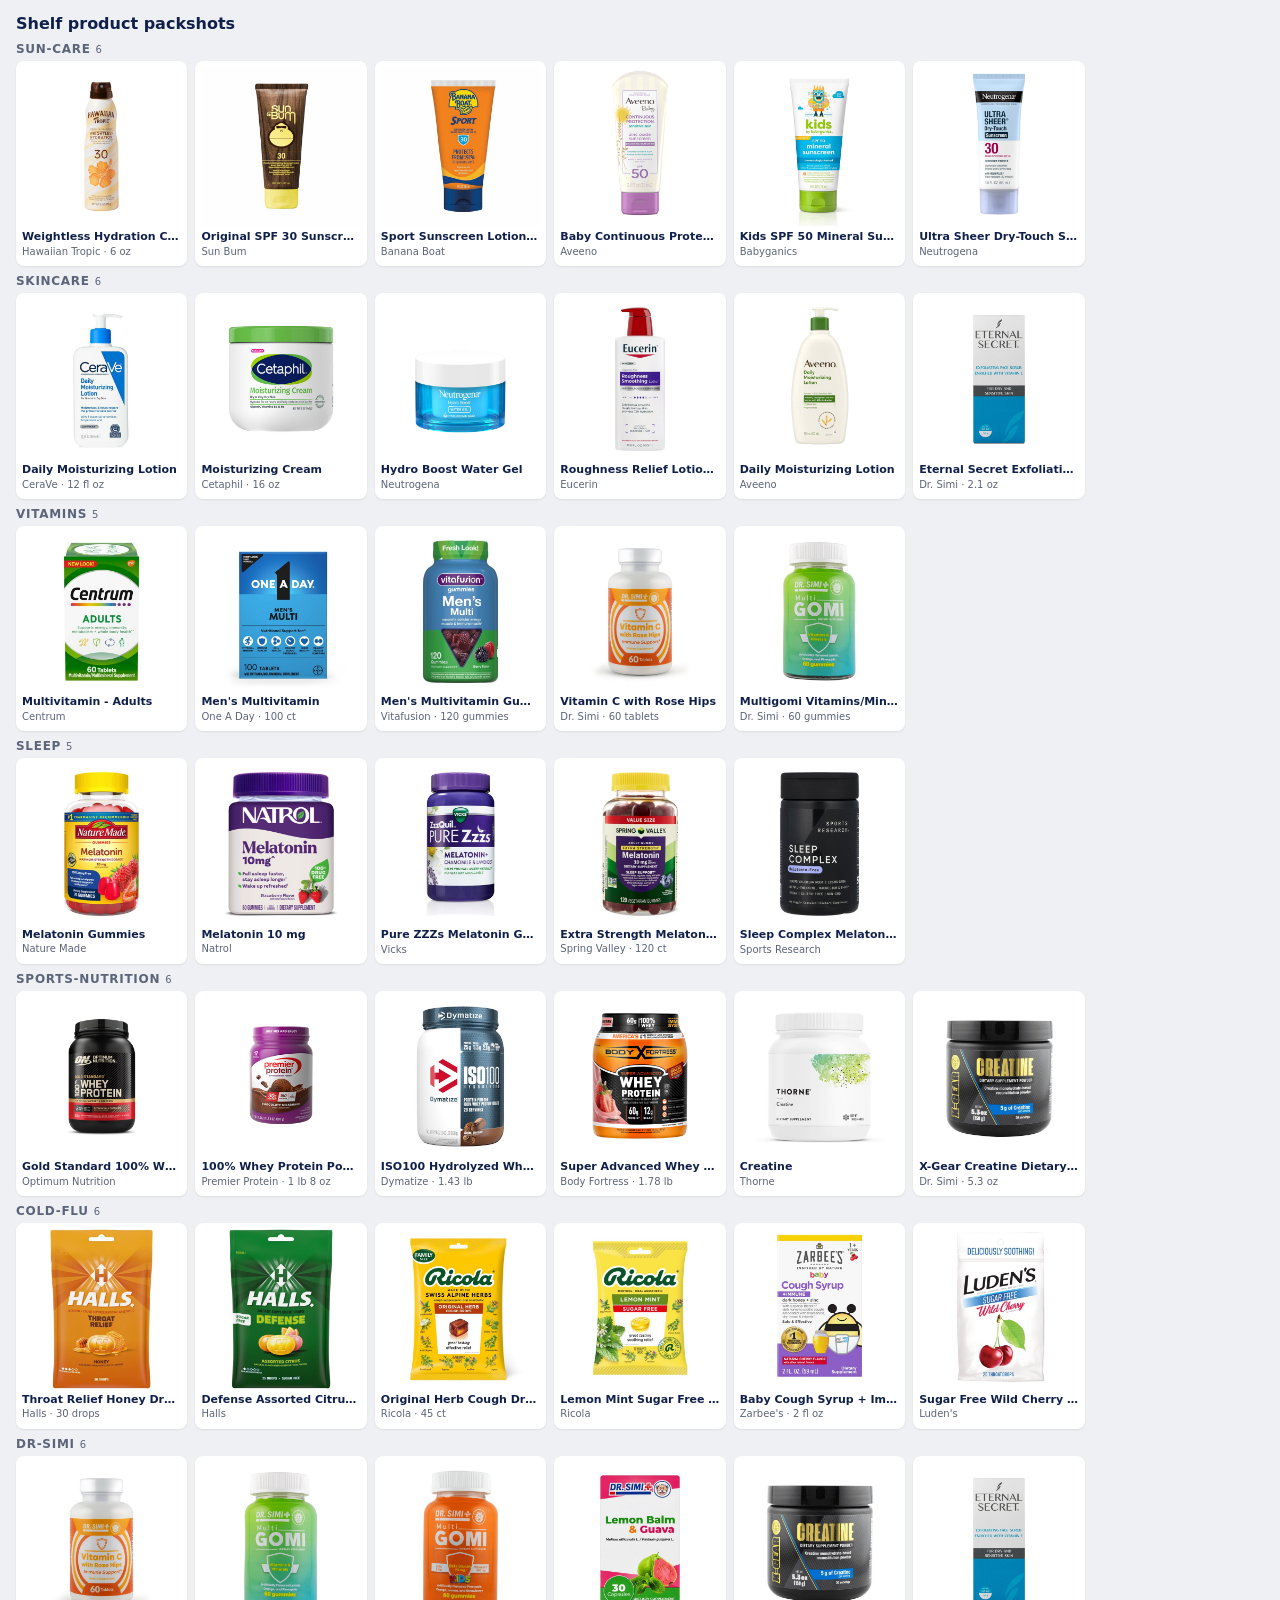
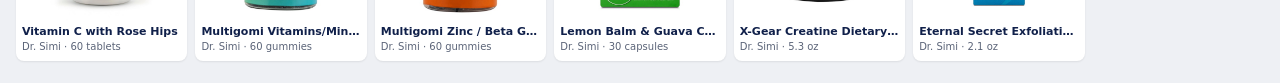
<file: app/img/products/packshots/sheet.html>
<!doctype html>
<html lang="en"><head><meta charset="utf-8"><meta name="viewport" content="width=device-width,initial-scale=1">
<title>Product Packshots</title>
<style>
:root { --bg:#eef0f4; --card:#fff; --ink:#10204a; --muted:#5b6478; }
* { box-sizing:border-box; }
body { margin:0; padding:14px 16px; background:var(--bg); color:var(--ink); font:12px/1.25 -apple-system, system-ui, sans-serif; }
h1 { font-size:16px; margin:0 0 8px; }
section { margin:0 0 8px; }
h2 { font-size:12px; text-transform:uppercase; letter-spacing:.06em; margin:0 0 4px; color:var(--muted); }
h2 small { font-weight:400; }
.row { display:grid; grid-template-columns:repeat(7, minmax(0, 1fr)); gap:8px; }
figure { margin:0; background:var(--card); border-radius:8px; padding:6px; box-shadow:0 1px 2px rgba(0,0,0,.08); }
img { display:block; width:100%; aspect-ratio:1; object-fit:contain; background:#fff; }
figcaption { margin-top:4px; min-height:30px; }
figcaption b { display:block; font-size:11px; font-weight:600; white-space:nowrap; overflow:hidden; text-overflow:ellipsis; }
figcaption span { color:var(--muted); font-size:10px; }
@media (max-width:700px) { .row { grid-template-columns:repeat(3, minmax(0, 1fr)); } }
</style></head><body>
<h1>Shelf product packshots</h1>
<section><h2>sun-care <small>6</small></h2><div class="row"><figure><img src="../../../img/products/packshots/off-0075486091125.jpg" alt=""><figcaption><b>Weightless Hydration Clear Spray SPF 30</b><span>Hawaiian Tropic · 6 oz</span></figcaption></figure><figure><img src="../../../img/products/packshots/off-0871760000445.jpg" alt=""><figcaption><b>Original SPF 30 Sunscreen Lotion</b><span>Sun Bum</span></figcaption></figure><figure><img src="../../../img/products/packshots/off-0079656045123.jpg" alt=""><figcaption><b>Sport Sunscreen Lotion SPF 30</b><span>Banana Boat</span></figcaption></figure><figure><img src="../../../img/products/packshots/off-77275271.jpg" alt=""><figcaption><b>Baby Continuous Protection Zinc Oxide Sunscreen SPF 50</b><span>Aveeno</span></figcaption></figure><figure><img src="../../../img/products/packshots/off-0813277019916.jpg" alt=""><figcaption><b>Kids SPF 50 Mineral Sunscreen</b><span>Babyganics</span></figcaption></figure><figure><img src="../../../img/products/packshots/off-0086800211549.jpg" alt=""><figcaption><b>Ultra Sheer Dry-Touch Sunscreen SPF 30</b><span>Neutrogena</span></figcaption></figure></div></section><section><h2>skincare <small>6</small></h2><div class="row"><figure><img src="../../../img/products/packshots/off-3606000537743.jpg" alt=""><figcaption><b>Daily Moisturizing Lotion</b><span>CeraVe · 12 fl oz</span></figcaption></figure><figure><img src="../../../img/products/packshots/off-0302993917564.jpg" alt=""><figcaption><b>Moisturizing Cream</b><span>Cetaphil · 16 oz</span></figcaption></figure><figure><img src="../../../img/products/packshots/off-0070501110478.jpg" alt=""><figcaption><b>Hydro Boost Water Gel</b><span>Neutrogena</span></figcaption></figure><figure><img src="../../../img/products/packshots/off-0072140024611.jpg" alt=""><figcaption><b>Roughness Relief Lotion, Fragrance Free</b><span>Eucerin</span></figcaption></figure><figure><img src="../../../img/products/packshots/off-0381370038443.jpg" alt=""><figcaption><b>Daily Moisturizing Lotion</b><span>Aveeno</span></figcaption></figure><figure><img src="../../../img/products/packshots/drsimi-eternal-scrub.jpg" alt=""><figcaption><b>Eternal Secret Exfoliating Face Scrub with Vitamin E</b><span>Dr. Simi · 2.1 oz</span></figcaption></figure></div></section><section><h2>vitamins <small>5</small></h2><div class="row"><figure><img src="../../../img/products/packshots/off-0305734451747.jpg" alt=""><figcaption><b>Multivitamin - Adults</b><span>Centrum</span></figcaption></figure><figure><img src="../../../img/products/packshots/off-0016500586944.jpg" alt=""><figcaption><b>Men&#x27;s Multivitamin</b><span>One A Day · 100 ct</span></figcaption></figure><figure><img src="../../../img/products/packshots/off-0027917022703.jpg" alt=""><figcaption><b>Men&#x27;s Multivitamin Gummies</b><span>Vitafusion · 120 gummies</span></figcaption></figure><figure><img src="../../../img/products/packshots/drsimi-vitc.jpg" alt=""><figcaption><b>Vitamin C with Rose Hips</b><span>Dr. Simi · 60 tablets</span></figcaption></figure><figure><img src="../../../img/products/packshots/drsimi-multigomi.jpg" alt=""><figcaption><b>Multigomi Vitamins/Minerals Gummies</b><span>Dr. Simi · 60 gummies</span></figcaption></figure></div></section><section><h2>sleep <small>5</small></h2><div class="row"><figure><img src="../../../img/products/packshots/off-0031604031312.jpg" alt=""><figcaption><b>Melatonin Gummies</b><span>Nature Made</span></figcaption></figure><figure><img src="../../../img/products/packshots/off-0047469073312.jpg" alt=""><figcaption><b>Melatonin 10 mg</b><span>Natrol</span></figcaption></figure><figure><img src="../../../img/products/packshots/off-0682430179206.jpg" alt=""><figcaption><b>Pure ZZZs Melatonin Gummies</b><span>Vicks</span></figcaption></figure><figure><img src="../../../img/products/packshots/off-0681131428330.jpg" alt=""><figcaption><b>Extra Strength Melatonin 10 mg</b><span>Spring Valley · 120 ct</span></figcaption></figure><figure><img src="../../../img/products/packshots/off-0023249013365.jpg" alt=""><figcaption><b>Sleep Complex Melatonin Free</b><span>Sports Research</span></figcaption></figure></div></section><section><h2>sports-nutrition <small>6</small></h2><div class="row"><figure><img src="../../../img/products/packshots/off-0748927069518.png" alt=""><figcaption><b>Gold Standard 100% Whey</b><span>Optimum Nutrition</span></figcaption></figure><figure><img src="../../../img/products/packshots/off-0643843715887.png" alt=""><figcaption><b>100% Whey Protein Powder</b><span>Premier Protein · 1 lb 8 oz</span></figcaption></figure><figure><img src="../../../img/products/packshots/off-0705016358205.jpg" alt=""><figcaption><b>ISO100 Hydrolyzed Whey Isolate</b><span>Dymatize · 1.43 lb</span></figcaption></figure><figure><img src="../../../img/products/packshots/off-0840266324591.png" alt=""><figcaption><b>Super Advanced Whey Protein</b><span>Body Fortress · 1.78 lb</span></figcaption></figure><figure><img src="../../../img/products/packshots/off-0693749006350.png" alt=""><figcaption><b>Creatine</b><span>Thorne</span></figcaption></figure><figure><img src="../../../img/products/packshots/drsimi-xgear-creatine.jpg" alt=""><figcaption><b>X-Gear Creatine Dietary Supplement Powder</b><span>Dr. Simi · 5.3 oz</span></figcaption></figure></div></section><section><h2>cold-flu <small>6</small></h2><div class="row"><figure><img src="../../../img/products/packshots/off-0312546001879.jpg" alt=""><figcaption><b>Throat Relief Honey Drops</b><span>Halls · 30 drops</span></figcaption></figure><figure><img src="../../../img/products/packshots/off-0312546632615.jpg" alt=""><figcaption><b>Defense Assorted Citrus Sugar Free Vitamin C Drops</b><span>Halls</span></figcaption></figure><figure><img src="../../../img/products/packshots/off-0036602300330.jpg" alt=""><figcaption><b>Original Herb Cough Drops, Family Size</b><span>Ricola · 45 ct</span></figcaption></figure><figure><img src="../../../img/products/packshots/off-0036602192102.jpg" alt=""><figcaption><b>Lemon Mint Sugar Free Herb Throat Drops</b><span>Ricola</span></figcaption></figure><figure><img src="../../../img/products/packshots/off-0897233709028.jpg" alt=""><figcaption><b>Baby Cough Syrup + Immune, Dark Honey + Zinc, Natural Cherry</b><span>Zarbee&#x27;s · 2 fl oz</span></figcaption></figure><figure><img src="../../../img/products/packshots/off-0814832010683.jpg" alt=""><figcaption><b>Sugar Free Wild Cherry Throat Drops</b><span>Luden&#x27;s</span></figcaption></figure></div></section><section><h2>dr-simi <small>6</small></h2><div class="row"><figure><img src="../../../img/products/packshots/drsimi-vitc.jpg" alt=""><figcaption><b>Vitamin C with Rose Hips</b><span>Dr. Simi · 60 tablets</span></figcaption></figure><figure><img src="../../../img/products/packshots/drsimi-multigomi.jpg" alt=""><figcaption><b>Multigomi Vitamins/Minerals Gummies</b><span>Dr. Simi · 60 gummies</span></figcaption></figure><figure><img src="../../../img/products/packshots/drsimi-multigomi-kids.jpg" alt=""><figcaption><b>Multigomi Zinc / Beta Glucan / Vit C Kids Gummies</b><span>Dr. Simi · 60 gummies</span></figcaption></figure><figure><img src="../../../img/products/packshots/drsimi-inositol.jpg" alt=""><figcaption><b>Lemon Balm &amp; Guava Capsules</b><span>Dr. Simi · 30 capsules</span></figcaption></figure><figure><img src="../../../img/products/packshots/drsimi-xgear-creatine.jpg" alt=""><figcaption><b>X-Gear Creatine Dietary Supplement Powder</b><span>Dr. Simi · 5.3 oz</span></figcaption></figure><figure><img src="../../../img/products/packshots/drsimi-eternal-scrub.jpg" alt=""><figcaption><b>Eternal Secret Exfoliating Face Scrub with Vitamin E</b><span>Dr. Simi · 2.1 oz</span></figcaption></figure></div></section>
</body></html>
</file>
